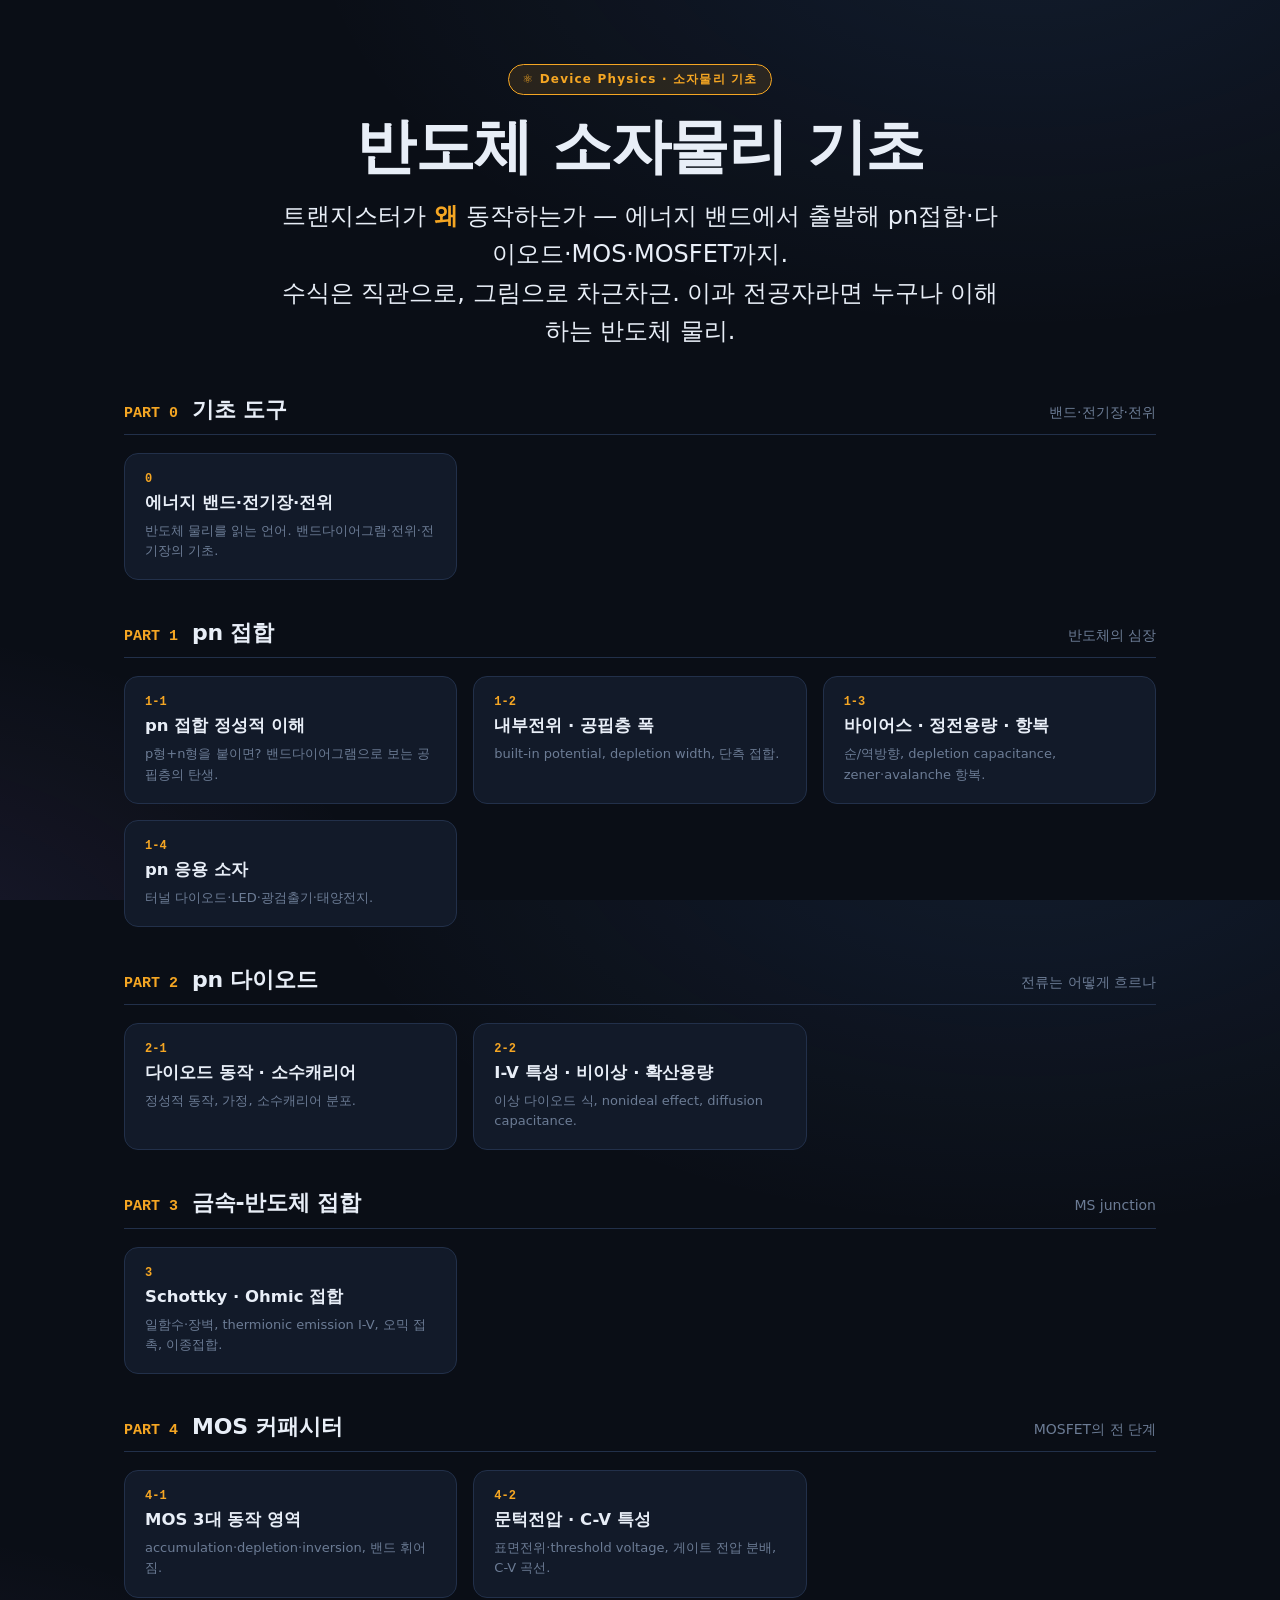
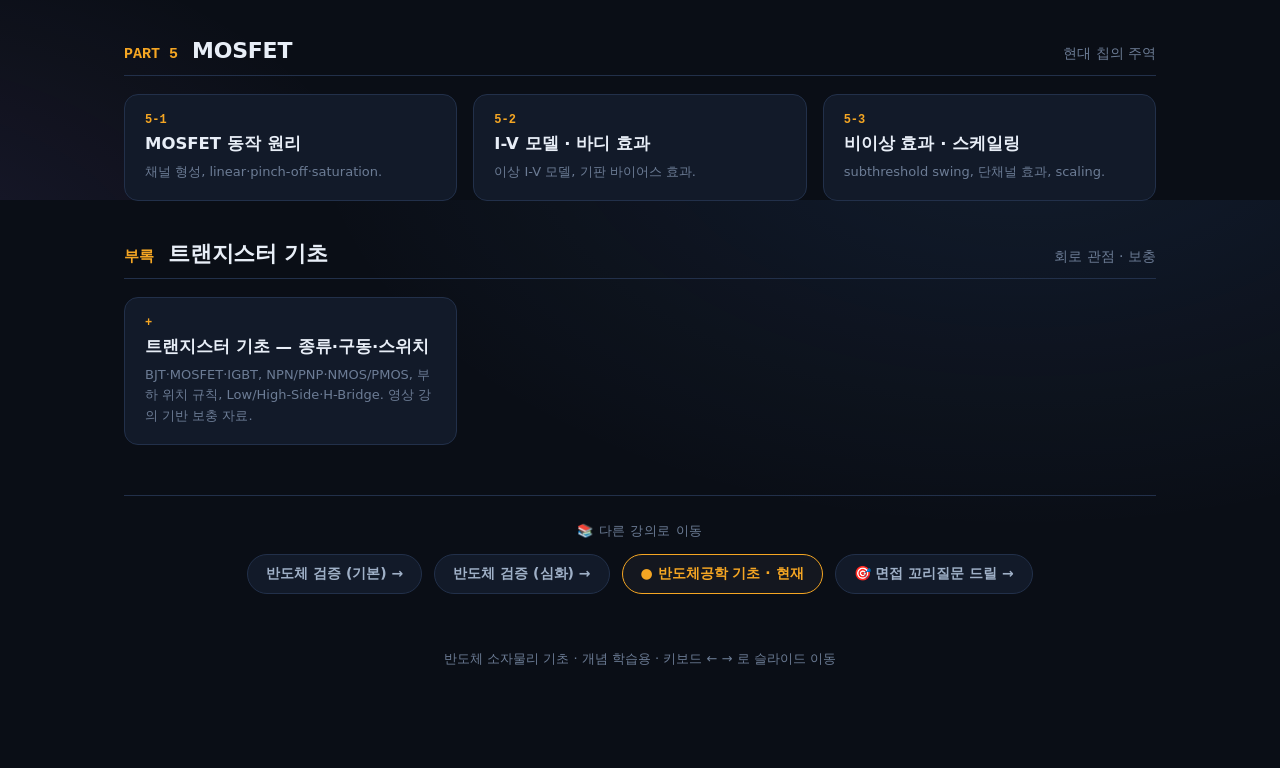
<file: index.html>
<!doctype html>
<html lang="ko">
<head>
<meta charset="utf-8">
<meta name="viewport" content="width=device-width,initial-scale=1">
<title>반도체 소자물리 기초 — 목차</title>
<link rel="stylesheet" href="assets/style.css">
<link rel="stylesheet" href="assets/physics.css">
<style>
  body{overflow:auto}
  .wrap{max-width:1080px;margin:0 auto;padding:64px 24px 100px}
  .hero{text-align:center;margin-bottom:46px}
  .hero h1{font-size:clamp(34px,6vw,60px)}
  .hero p{max-width:720px;margin:10px auto 0}
  .part{margin-top:40px}
  .part-h{display:flex;align-items:baseline;gap:14px;margin-bottom:18px;padding-bottom:12px;border-bottom:1px solid var(--line)}
  .part-h .n{font-family:var(--mono);color:var(--accent);font-weight:800;font-size:15px}
  .part-h h2{font-size:22px;margin:0}
  .part-h .d{color:var(--dim);font-size:14px;margin-left:auto}
  .cards{display:grid;grid-template-columns:repeat(auto-fill,minmax(300px,1fr));gap:16px}
  a.chap{display:block;background:var(--panel);border:1px solid var(--line);border-radius:14px;padding:18px 20px;text-decoration:none;transition:.16s}
  a.chap:hover{border-color:var(--accent);transform:translateY(-3px);box-shadow:var(--shadow)}
  a.chap .num{font-family:var(--mono);font-size:12px;color:var(--accent);font-weight:700}
  a.chap h3{color:var(--ink);font-size:16.5px;margin:6px 0 7px}
  a.chap p{font-size:13px;color:var(--dim);margin:0;line-height:1.55}
  .foot{text-align:center;color:var(--dim);font-size:13px;margin-top:56px}
</style>
</head>
<body>
<div class="wrap">
  <div class="hero">
    <div class="phys-badge">⚛️ Device Physics · 소자물리 기초</div>
    <h1 style="margin-top:18px">반도체 소자물리 기초</h1>
    <p class="lead">트랜지스터가 <strong class="hl">왜</strong> 동작하는가 — 에너지 밴드에서 출발해 pn접합·다이오드·MOS·MOSFET까지.<br>수식은 직관으로, 그림으로 차근차근. 이과 전공자라면 누구나 이해하는 반도체 물리.</p>
  </div>

  <div class="part">
    <div class="part-h"><span class="n">PART 0</span><h2>기초 도구</h2><span class="d">밴드·전기장·전위</span></div>
    <div class="cards">
      <a class="chap" href="chapters/dp0.html"><div class="num">0</div><h3>에너지 밴드·전기장·전위</h3><p>반도체 물리를 읽는 언어. 밴드다이어그램·전위·전기장의 기초.</p></a>
    </div>
  </div>

  <div class="part">
    <div class="part-h"><span class="n">PART 1</span><h2>pn 접합</h2><span class="d">반도체의 심장</span></div>
    <div class="cards">
      <a class="chap" href="chapters/dp1-1.html"><div class="num">1-1</div><h3>pn 접합 정성적 이해</h3><p>p형+n형을 붙이면? 밴드다이어그램으로 보는 공핍층의 탄생.</p></a>
      <a class="chap" href="chapters/dp1-2.html"><div class="num">1-2</div><h3>내부전위 · 공핍층 폭</h3><p>built-in potential, depletion width, 단측 접합.</p></a>
      <a class="chap" href="chapters/dp1-3.html"><div class="num">1-3</div><h3>바이어스 · 정전용량 · 항복</h3><p>순/역방향, depletion capacitance, zener·avalanche 항복.</p></a>
      <a class="chap" href="chapters/dp1-4.html"><div class="num">1-4</div><h3>pn 응용 소자</h3><p>터널 다이오드·LED·광검출기·태양전지.</p></a>
    </div>
  </div>

  <div class="part">
    <div class="part-h"><span class="n">PART 2</span><h2>pn 다이오드</h2><span class="d">전류는 어떻게 흐르나</span></div>
    <div class="cards">
      <a class="chap" href="chapters/dp2-1.html"><div class="num">2-1</div><h3>다이오드 동작 · 소수캐리어</h3><p>정성적 동작, 가정, 소수캐리어 분포.</p></a>
      <a class="chap" href="chapters/dp2-2.html"><div class="num">2-2</div><h3>I-V 특성 · 비이상 · 확산용량</h3><p>이상 다이오드 식, nonideal effect, diffusion capacitance.</p></a>
    </div>
  </div>

  <div class="part">
    <div class="part-h"><span class="n">PART 3</span><h2>금속-반도체 접합</h2><span class="d">MS junction</span></div>
    <div class="cards">
      <a class="chap" href="chapters/dp3.html"><div class="num">3</div><h3>Schottky · Ohmic 접합</h3><p>일함수·장벽, thermionic emission I-V, 오믹 접촉, 이종접합.</p></a>
    </div>
  </div>

  <div class="part">
    <div class="part-h"><span class="n">PART 4</span><h2>MOS 커패시터</h2><span class="d">MOSFET의 전 단계</span></div>
    <div class="cards">
      <a class="chap" href="chapters/dp4-1.html"><div class="num">4-1</div><h3>MOS 3대 동작 영역</h3><p>accumulation·depletion·inversion, 밴드 휘어짐.</p></a>
      <a class="chap" href="chapters/dp4-2.html"><div class="num">4-2</div><h3>문턱전압 · C-V 특성</h3><p>표면전위·threshold voltage, 게이트 전압 분배, C-V 곡선.</p></a>
    </div>
  </div>

  <div class="part">
    <div class="part-h"><span class="n">PART 5</span><h2>MOSFET</h2><span class="d">현대 칩의 주역</span></div>
    <div class="cards">
      <a class="chap" href="chapters/dp5-1.html"><div class="num">5-1</div><h3>MOSFET 동작 원리</h3><p>채널 형성, linear·pinch-off·saturation.</p></a>
      <a class="chap" href="chapters/dp5-2.html"><div class="num">5-2</div><h3>I-V 모델 · 바디 효과</h3><p>이상 I-V 모델, 기판 바이어스 효과.</p></a>
      <a class="chap" href="chapters/dp5-3.html"><div class="num">5-3</div><h3>비이상 효과 · 스케일링</h3><p>subthreshold swing, 단채널 효과, scaling.</p></a>
    </div>
  </div>

  <div class="part">
    <div class="part-h"><span class="n">부록</span><h2>트랜지스터 기초</h2><span class="d">회로 관점 · 보충</span></div>
    <div class="cards">
      <a class="chap" href="chapters/transistor.html"><div class="num">+</div><h3>트랜지스터 기초 — 종류·구동·스위치</h3><p>BJT·MOSFET·IGBT, NPN/PNP·NMOS/PMOS, 부하 위치 규칙, Low/High-Side·H-Bridge. 영상 강의 기반 보충 자료.</p></a>
    </div>
  </div>

  <div style="margin-top:50px;padding-top:26px;border-top:1px solid var(--line);text-align:center">
    <div style="color:var(--dim);font-size:13px;letter-spacing:.04em;margin-bottom:14px">📚 다른 강의로 이동</div>
    <div style="display:flex;gap:12px;justify-content:center;flex-wrap:wrap">
      <a href="https://dev-damon.github.io/semiconductor-verification-masterclass/" style="display:inline-block;border:1px solid var(--line);background:var(--panel);color:var(--muted);padding:10px 18px;border-radius:30px;text-decoration:none;font-size:14px;font-weight:600">반도체 검증 (기본) →</a>
      <a href="https://dev-damon.github.io/semiconductor-verification-masterclass/advanced/" style="display:inline-block;border:1px solid var(--line);background:var(--panel);color:var(--muted);padding:10px 18px;border-radius:30px;text-decoration:none;font-size:14px;font-weight:600">반도체 검증 (심화) →</a>
      <span style="display:inline-block;border:1px solid var(--accent);background:rgba(255,255,255,.04);color:var(--accent);padding:10px 18px;border-radius:30px;font-size:14px;font-weight:700">● 반도체공학 기초 · 현재</span>
      <a href="https://dev-damon.github.io/semiconductor-verification-masterclass/interview-drills.html" style="display:inline-block;border:1px solid var(--line);background:var(--panel);color:var(--muted);padding:10px 18px;border-radius:30px;text-decoration:none;font-size:14px;font-weight:600">🎯 면접 꼬리질문 드릴 →</a>
    </div>
  </div>

  <div class="foot">반도체 소자물리 기초 · 개념 학습용 · 키보드 ← → 로 슬라이드 이동</div>
</div>
</body>
</html>
</file>
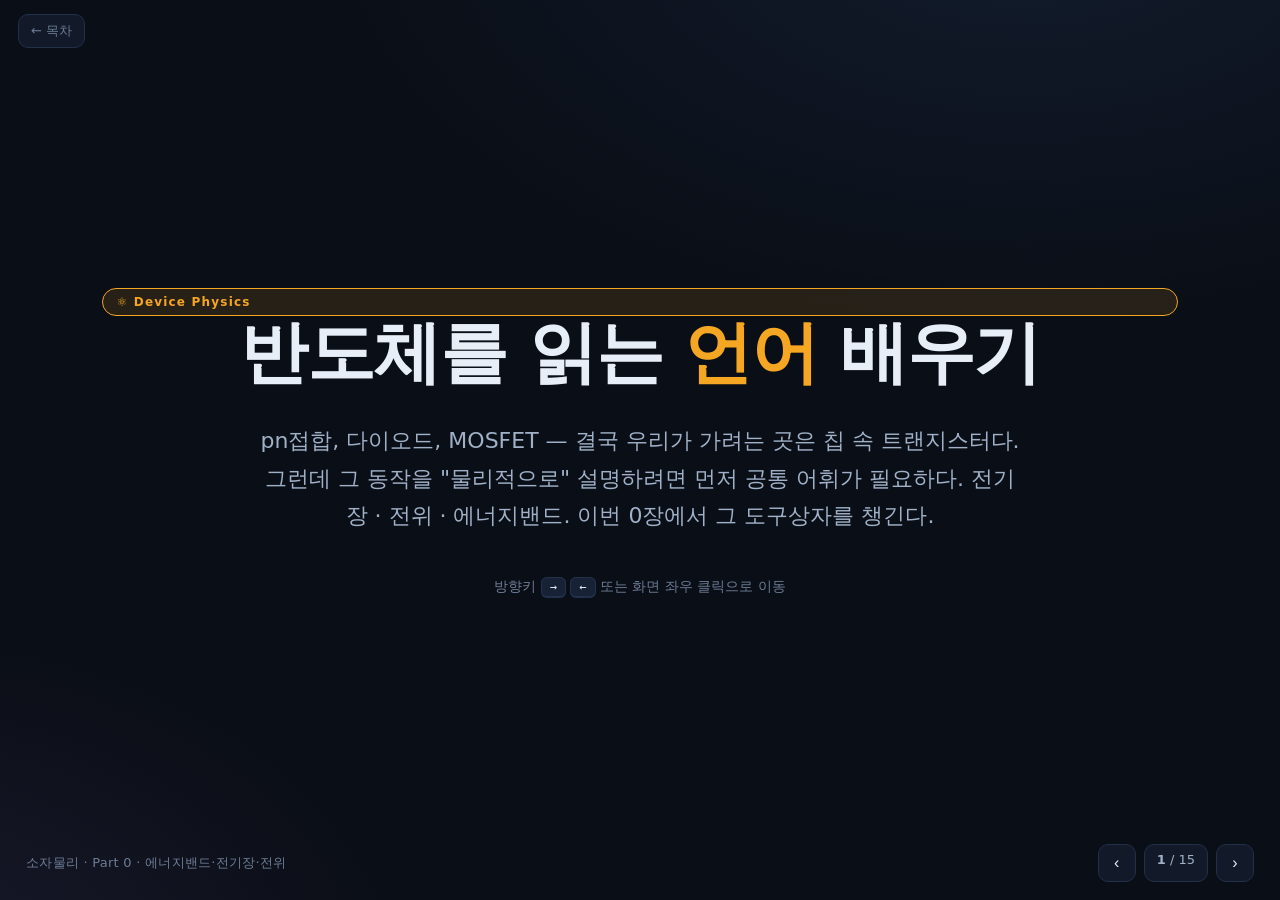
<file: chapters/dp0.html>
<!doctype html>
<html lang="ko">
<head>
<meta charset="utf-8">
<meta name="viewport" content="width=device-width,initial-scale=1">
<title>소자물리 0 · 에너지밴드·전기장·전위</title>
<link rel="stylesheet" href="../assets/style.css">
<link rel="stylesheet" href="../assets/physics.css">
</head>
<body data-title="소자물리 · Part 0 · 에너지밴드·전기장·전위">
<div class="deck">

  <!-- 1) 제목 -->
  <section class="slide title-slide">
    <div class="phys-badge">⚛️ Device Physics</div>
    <h1>반도체를 읽는 <span class="hl">언어</span> 배우기</h1>
    <p class="hook">pn접합, 다이오드, MOSFET — 결국 우리가 가려는 곳은 칩 속 트랜지스터다.
      그런데 그 동작을 "물리적으로" 설명하려면 먼저 공통 어휘가 필요하다.
      전기장 · 전위 · 에너지밴드. 이번 0장에서 그 도구상자를 챙긴다.</p>
    <p class="hint">방향키 <kbd>→</kbd> <kbd>←</kbd> 또는 화면 좌우 클릭으로 이동</p>
  </section>

  <!-- 2) 이 강의가 무엇을 향하는가 -->
  <section class="slide">
    <div class="kicker">강의 전체 지도</div>
    <h2>우리는 결국 <span class="hl">MOSFET</span>까지 간다</h2>
    <p class="lead">반도체 "소자(device)" — 칩을 이루는 가장 작은 기능 단위 한 개의
      <strong>물리적 동작 원리</strong>를 이해하는 것이 목표다.</p>
    <div class="flow mt">
      <div class="box">pn 접합</div><div class="arrow">→</div>
      <div class="box">다이오드 I-V</div><div class="arrow">→</div>
      <div class="box">금속-반도체 접합</div><div class="arrow">→</div>
      <div class="box">MOS 캐패시터</div><div class="arrow">→</div>
      <div class="box on">MOSFET</div>
    </div>
    <p class="mt dim">스마트폰 칩 한 개에는 MOSFET이 수십억 개 들어 있다. 그 한 개를 제대로
      이해하면 칩 전체를 이해하는 밑바탕이 생긴다. 이 0장은 그 여정의 <span class="hl">준비물</span>이다.</p>
  </section>

  <!-- 3) 왜 이 도구가 필요한가 (핵심 정의) -->
  <section class="slide">
    <div class="kicker">왜 이걸 먼저 배우나</div>
    <h2>반도체 안에서 전자는 <span class="hl">힘</span>을 받아 움직인다</h2>
    <div class="keyq">
      소자 동작은 결국 "전자와 정공이 어디로, 왜 움직이는가"의 이야기다.
      그 움직임을 정량적으로 말하려면 <strong>전기장 E</strong>(어떤 힘이 작용하는가),
      <strong>전위 V</strong>(에너지 지형은 어떻게 생겼는가),
      <strong>에너지밴드</strong>(전자가 앉을 수 있는 자리는 어디인가) — 이 세 가지 언어가 있어야 한다.
    </div>
    <div class="note mt">
      본격적인 소자 이야기에 들어가기 전, 먼저 공통 <strong>측정 도구와 단위</strong>를 갖추는 단계다.
      전기장·전위·밴드는 앞으로 모든 챕터에서 거듭 등장하는 기본 어휘이니, 여기서 한 번 확실히 챙겨두면 된다.
    </div>
  </section>

  <!-- 4) 전기장 직관 -->
  <section class="slide">
    <div class="kicker">도구 ① 전기장 E</div>
    <h2><span class="hl">전기장</span> = 단위 양전하가 받는 힘</h2>
    <p>공간 어딘가에 전하 <span class="hl">+Q</span>가 있으면, 그 주변 공간의 "성질"이 바뀐다.
      이제 다른 전하 <span class="hl2">+q</span>를 어느 지점에 놓아도 즉시 힘을 받는다.
      이 "지점마다 정의되는 힘의 경향"이 바로 <strong>장(field)</strong>이다.</p>
    <div class="analogy">
      전기장은 "지도에 미리 그려둔 바람 화살표"와 같다. 아직 아무 입자도 안 놓았어도,
      공간의 각 점마다 "여기 전하를 놓으면 이 방향으로 이만큼 밀린다"가 정해져 있다.
      입자를 놓는 순간 그 화살표대로 힘 = <span class="hl">qE</span>를 받는다.
    </div>
    <div class="eq mt"><span class="var">E</span> = F / q &nbsp;&nbsp;⟹&nbsp;&nbsp; F = q·<span class="var">E</span></div>
    <div class="eqcap">전기장 안의 전하가 받는 힘. 단위는 N/C — "전하 1쿨롱당 몇 뉴턴".</div>
  </section>

  <!-- 5) 쿨롱 법칙 -->
  <section class="slide">
    <div class="kicker">도구 ① 전기장 E</div>
    <h2>점전하의 전기장은 <span class="hl">쿨롱 법칙</span>에서 나온다</h2>
    <p>두 전하 사이의 힘은 쿨롱 법칙을 따른다 — 전하량의 곱에 비례하고, 거리의 제곱에 반비례한다.
      그 힘을 시험전하 q로 나누면 곧바로 +Q가 만든 전기장이 보인다.</p>
    <div class="eq">F = k<span class="sub">e</span> · <span class="var">Q</span>·q / r<span class="sup">2</span>
      &nbsp;&nbsp;⟹&nbsp;&nbsp; <span class="var">E</span> = F / q = k<span class="sub">e</span> · <span class="var">Q</span> / r<span class="sup">2</span></div>
    <div class="eqcap">k<span class="sub">e</span>는 쿨롱 상수. E는 q와 무관 — 공간 자체의 성질임을 다시 확인할 수 있다.</div>
    <div class="physnote mt">
      방향까지 살피면 E는 벡터다. +Q에서는 바깥으로 뻗어 나가고(척력 방향), &minus;Q로는 안쪽으로 모인다.
      반도체에서는 1차원(x축)만 보는 경우가 많아 부호 ↑↓로 방향을 다룬다.
    </div>
  </section>

  <!-- 6) 전위 직관 (중력 비유) -->
  <section class="slide">
    <div class="kicker">도구 ② 전위 V</div>
    <h2><span class="hl">전위</span> = 단위 전하가 가진 위치에너지</h2>
    <p>물체를 중력을 거슬러 높이 h만큼 들어올리면 위치에너지 <code>mgh</code>가 저장된다.
      손을 놓으면 다시 떨어지며 그 에너지를 돌려준다. 전기에서도 똑같다.</p>
    <div class="grid2 mt">
      <div class="card">
        <h3><span class="ico">🌍</span> 중력장 g</h3>
        <p>질량 m을 높이 h로 올릴 때 든 일 = 위치에너지</p>
        <div class="eq">U = m·g·h</div>
      </div>
      <div class="card">
        <h3><span class="ico">⚡</span> 전기장 E</h3>
        <p>전하 q를 균일한 E를 거슬러 거리 d만큼 옮길 때 든 일</p>
        <div class="eq">U = q·<span class="var">E</span>·d</div>
      </div>
    </div>
    <div class="physnote mt">
      "potential(잠재적)"이라는 이름 그대로다. 가만히 놓으면 다시 힘을 받아 되돌아가므로,
      그만큼의 에너지를 <strong>잠재적으로 품고 있다</strong>.
    </div>
  </section>

  <!-- 7) 전위 식 + 전위차/전압 -->
  <section class="slide">
    <div class="kicker">도구 ② 전위 V</div>
    <h2>위치에너지를 <span class="hl">전하로 나누면</span> 전위 V</h2>
    <p>위치에너지 U는 옮기는 전하량 q가 클수록 커진다. q 의존성을 떼어내려고 q로 나눈 값이
      <strong>전위 V</strong> — 즉 "단위 전하당 위치에너지"다.</p>
    <div class="eq"><span class="var">V</span> = U / q = <span class="var">E</span>·d
      &nbsp;&nbsp;&nbsp; [ 단위: J/C = <span class="hl">볼트(V)</span> ]</div>
    <div class="eqcap">1 V = "1 C을 옮기는 데 1 J이 드는 두 지점 사이의 전위차". 여기서는 (장을 거슬러 옮기는 경우의) 크기만 본 것이다. 방향까지 따지면 전위는 전기장 방향으로 갈수록 낮아지므로, 일반식은 V = &minus;∫E dx (다음 슬라이드)로 이어진다.</div>
    <div class="note mt">
      엄밀히 "전위(한 점의 값)"와 "전압 = 전위차(두 점의 차)"는 다른 개념이다. 다만 보통 기준점 B를
      <strong>0 V</strong>로 약속하기 때문에, 실무에서는 "A점 전압 = A의 전위"처럼 두 말을 섞어 쓴다.
    </div>
  </section>

  <!-- 8) E = -dV/dx 핵심 관계 -->
  <section class="slide">
    <div class="kicker">도구 ①+② 둘을 잇는 다리</div>
    <h2>이 강의의 핵심 공식: <span class="hl">E = &minus;dV/dx</span></h2>
    <p>전기장이 균일하지 않으면 <code>V = E·d</code>는 적분/미분 형태로 일반화된다.
      이 한 줄이 앞으로 밴드다이어그램을 읽을 때 가장 많이 쓰일 도구다.</p>
    <div class="eq"><span class="var">V</span> = &minus;∫ <span class="var">E</span> dx
      &nbsp;&nbsp;&nbsp;⟺&nbsp;&nbsp;&nbsp; <span class="var">E</span> = &minus;dV/dx</div>
    <div class="eqcap">전위 기울기의 반대 방향이 전기장. (&minus;) 부호는 전기장이 항상 전위가 낮아지는 방향(내리막)을 가리킨다는 물리적 사실에서 나온다 — 양전하는 위치에너지(=전위)가 낮은 쪽으로 힘을 받기 때문이다. 기준점(0 V)을 어디에 두든 모든 점의 V에 같은 상수가 더해질 뿐 기울기 dV/dx는 변하지 않으므로, 부호는 그대로다.</div>
    <div class="grid2 mt">
      <div class="physnote">
        <strong>해석:</strong> 전위 곡선이 <strong>가파를수록</strong> 전기장이 세다.
        전위가 평평하면(기울기 0) 전기장은 0이다.
      </div>
      <div class="physnote">
        E는 V를 x로 미분한 것 — 마치 위치를 시간으로 미분하면 속도가 나오듯,
        <strong>전위가 "원함수", 전기장이 "도함수"</strong> 관계다. 둘 중 하나만 알면 나머지는 자동으로 따라온다.
      </div>
    </div>
  </section>

  <!-- 9) 전위차의 시각화: 언덕 SVG -->
  <section class="slide">
    <div class="kicker">도구 ②를 그림으로</div>
    <h2>전위 = <span class="hl">언덕</span>, 전기장 = <span class="hl2">내리막 방향</span></h2>
    <div class="band">
      <svg viewBox="0 0 600 230" width="600">
        <text x="20" y="20" fill="#9fb0c7" font-size="12">V (전위) ↑</text>
        <!-- V 곡선: 왼쪽 높고 오른쪽 낮은 언덕 -->
        <path d="M40,60 C160,60 220,150 340,160 C440,168 500,172 560,174" fill="none" stroke="#f5a623" stroke-width="2.5"/>
        <text x="60" y="52" fill="#f5a623" font-size="13">V 높음</text>
        <text x="470" y="195" fill="#f5a623" font-size="13">V 낮음</text>
        <!-- 가장 가파른 곳에 굵은 화살표(전기장 큼) -->
        <line x1="230" y1="120" x2="285" y2="135" stroke="#5b9cff" stroke-width="3" marker-end="url(#ah)"/>
        <text x="220" y="112" fill="#5b9cff" font-size="12">E 큼 (가파름)</text>
        <!-- 평평한 곳에 작은 화살표(전기장 작음) -->
        <line x1="470" y1="173" x2="500" y2="174" stroke="#5b9cff" stroke-width="1.5" marker-end="url(#ah)"/>
        <text x="455" y="160" fill="#9fb0c7" font-size="12">E 작음</text>
        <!-- 양전하가 굴러내려가는 표시 -->
        <circle cx="120" cy="78" r="9" fill="#5ee6a0"/>
        <text x="112" y="83" fill="#04122e" font-size="11" font-weight="700">+</text>
        <text x="100" y="105" fill="#5ee6a0" font-size="11">+전하는 내리막으로</text>
        <line x1="40" y1="210" x2="560" y2="210" stroke="#22304a" stroke-width="1"/>
        <text x="300" y="226" fill="#6c7c95" font-size="12">위치 x →</text>
        <defs>
          <marker id="ah" markerWidth="9" markerHeight="9" refX="6" refY="3" orient="auto">
            <path d="M0,0 L6,3 L0,6 Z" fill="#5b9cff"/>
          </marker>
        </defs>
      </svg>
    </div>
    <p class="mt"><strong>+전하</strong>는 전위가 높은 곳에서 낮은 곳으로 굴러 내려간다.
      전기장 E는 항상 <span class="hl2">전위가 떨어지는 방향(내리막)</span>을 가리키고, 언덕이 가파른 곳일수록 세다.
      바로 <code>E = &minus;dV/dx</code>의 그림 버전이다.</p>
  </section>

  <!-- 10) 에너지밴드 도입 -->
  <section class="slide">
    <div class="kicker">도구 ③ 에너지밴드</div>
    <h2>전자가 <span class="hl">앉을 수 있는 자리</span>의 지도</h2>
    <p>고체 안에서 전자가 가질 수 있는 에너지는 아무 값이나 되는 게 아니다.
      허용되는 에너지가 띠(band)처럼 묶여 있고, 그 사이에 전자가 존재할 수 없는 금지된 틈이 있다.</p>
    <div class="keyq">
      <strong>가전자대(E<span class="sub">v</span>, valence band)</strong>는 전자가 원자에 묶여 꽉 차 있는 아래 띠,
      <strong>전도대(E<span class="sub">c</span>, conduction band)</strong>는 전자가 자유롭게 돌아다닐 수 있는 위 띠다.
      그 사이의 틈이 <strong>밴드갭 E<span class="sub">g</span> = E<span class="sub">c</span> &minus; E<span class="sub">v</span></strong>.
    </div>
    <div class="analogy mt">
      비유하자면 <strong>주차장 1층(가전자대)은 만차</strong>, <strong>2층(전도대)은 텅 빔</strong>,
      그리고 1·2층 사이엔 차가 머물 수 없는 <strong>경사로(밴드갭)</strong>가 있다.
      전류는 차(전자)가 움직일 빈자리가 있어야 흐른다.
    </div>
  </section>

  <!-- 11) 밴드다이어그램 읽는 법 + SVG -->
  <section class="slide">
    <div class="kicker">도구 ③을 그림으로</div>
    <h2><span class="hl">밴드다이어그램</span> 읽는 법</h2>
    <div class="band">
      <svg viewBox="0 0 600 240" width="600">
        <text x="20" y="20" fill="#9fb0c7" font-size="12">E (전자 에너지) ↑</text>
        <!-- E_c -->
        <line x1="60" y1="70" x2="560" y2="70" stroke="#5b9cff" stroke-width="2.5"/>
        <text x="510" y="62" fill="#5b9cff" font-size="13">E_c 전도대</text>
        <!-- E_F -->
        <line x1="60" y1="120" x2="560" y2="120" stroke="#5ee6a0" stroke-width="1.5" stroke-dasharray="6 4"/>
        <text x="510" y="114" fill="#5ee6a0" font-size="13">E_F 페르미</text>
        <!-- E_v -->
        <line x1="60" y1="170" x2="560" y2="170" stroke="#b388ff" stroke-width="2.5"/>
        <text x="510" y="190" fill="#b388ff" font-size="13">E_v 가전자대</text>
        <!-- 밴드갭 표시 -->
        <line x1="110" y1="70" x2="110" y2="170" stroke="#f5a623" stroke-width="1.5" marker-start="url(#a2)" marker-end="url(#a2)"/>
        <text x="120" y="125" fill="#f5a623" font-size="13">E_g 밴드갭</text>
        <!-- 전자(전도대) -->
        <circle cx="300" cy="70" r="8" fill="#5b9cff"/>
        <text x="292" y="75" fill="#fff" font-size="11" font-weight="700">&minus;</text>
        <text x="265" y="55" fill="#5b9cff" font-size="11">전자(자유)</text>
        <!-- 정공(가전자대) -->
        <circle cx="380" cy="170" r="8" fill="none" stroke="#b388ff" stroke-width="2"/>
        <text x="376" y="175" fill="#b388ff" font-size="11" font-weight="700">+</text>
        <text x="365" y="200" fill="#b388ff" font-size="11">정공(빈자리)</text>
        <defs>
          <marker id="a2" markerWidth="9" markerHeight="9" refX="4.5" refY="4.5" orient="auto">
            <path d="M4.5,0 L9,9 L0,9 Z" fill="#f5a623"/>
          </marker>
        </defs>
      </svg>
    </div>
    <div class="physnote mt">이 그림은 대표 예시다. 실제 E_F 위치는 도핑에 따라 달라져 n형이면 E_c 쪽, p형이면 E_v 쪽으로 치우친다(다음 장). 진성에서도 엄밀히는 유효질량 차이로 정확한 중앙은 아니다.</div>
    <ul class="mt">
      <li><strong>세로축은 전자의 에너지</strong>다 — 위로 갈수록 전자가 에너지가 높다(불안정).</li>
      <li><span class="hl3">E<span class="sub">v</span> 위쪽 가까이</span>가 정공, <span class="hl2">E<span class="sub">c</span> 위쪽</span>에 전자가 자유롭게 산다.</li>
      <li><strong>E<span class="sub">F</span>(페르미 준위)</strong>는 "전자가 어디까지 차 있느냐"의 기준선. 평형에서는 수평이다.
        (이 '차 있는 기준선' 직관은 0K 그림이다. 유한 온도에서는 그 자리를 전자가 차지할 확률이 정확히 50%가 되는 에너지로 정의된다 — 다음 장에서 페르미 분포로 정밀화)</li>
    </ul>
  </section>

  <!-- 12) 전자/정공 -->
  <section class="slide">
    <div class="kicker">전하 운반자 두 종류</div>
    <h2><span class="hl2">전자</span>와 <span class="hl3">정공</span> — 반대 부호의 짝</h2>
    <p>전자가 가전자대에서 빠져나와 전도대로 올라가면, 자유로운 <strong>전자</strong> 하나와
      가전자대에 남은 빈자리 = <strong>정공(hole)</strong> 하나가 동시에 생긴다. 둘 다 전류를 나른다.</p>
    <table class="compare mt">
      <thead><tr><th>항목</th><th>전자 (electron)</th><th>정공 (hole)</th></tr></thead>
      <tbody>
        <tr><td>부호</td><td class="hl2">&minus;q</td><td class="hl3">+q</td></tr>
        <tr><td>사는 곳</td><td>전도대 E<span class="sub">c</span> 부근</td><td>가전자대 E<span class="sub">v</span> 부근</td></tr>
        <tr><td>전기장 E 속 이동</td><td>E의 반대 방향</td><td>E와 같은 방향</td></tr>
        <tr><td>정체</td><td>실제 입자</td><td>전자가 빠진 "빈자리"</td></tr>
      </tbody>
    </table>
    <div class="physnote mt">
      주의: 밴드다이어그램의 세로축은 <strong>전자</strong>의 에너지다. 그래서 정공은 "에너지가 위로 갈수록 안정"이라
      보통 거품처럼 <strong>위로 떠오르려</strong> 한다고 직관하면 부호 실수를 줄일 수 있다.
    </div>
  </section>

  <!-- 13) 물리상수 + eV / kT -->
  <section class="slide">
    <div class="kicker">자주 쓰는 상수와 단위</div>
    <h2>챙겨둘 <span class="hl">숫자 도구</span>들</h2>
    <div class="grid2">
      <div class="card">
        <h3><span class="ico">🔢</span> 기본 상수</h3>
        <dl class="kv">
          <dt>q</dt><dd>전자 1개 전하량 ≈ 1.6×10⁻¹⁹ C</dd>
          <dt>k</dt><dd>볼츠만 상수 [J/K] — 온도↔에너지 변환</dd>
          <dt>ε</dt><dd>유전율(매질의 절대유전율 = ε<span class="sub">r</span>·ε<span class="sub">0</span>) — 매질이 전기장을 얼마나 잘 전달하나 (C = ε·A/d)</dd>
          <dt>h</dt><dd>플랑크 상수 — 양자역학에서 등장</dd>
        </dl>
      </div>
      <div class="card">
        <h3><span class="ico">⚖️</span> eV vs V — 헷갈림 주의</h3>
        <p><strong>eV는 에너지 단위</strong>(J과 같은 차원), <strong>V는 J/C</strong> — 전혀 다르다!</p>
        <div class="eq">1 eV = q·(1V) ≈ 1.6×10⁻¹⁹ J</div>
        <p class="dim">전자 1개를 1 V 전위차만큼 옮길 때의 에너지.</p>
      </div>
    </div>
    <div class="eq mt">kT/q ≈ 0.0259 V &nbsp;(상온 300K) &nbsp;&nbsp;⟷&nbsp;&nbsp; kT ≈ 0.0259 eV</div>
    <div class="eqcap">왼쪽이 <strong>열전압(thermal voltage)</strong>, 오른쪽이 <strong>열에너지(kT)</strong>.
      값은 같아 보여도 단위(V vs eV)가 달라 절대 같은 양이 아니다 — 앞으로 수식에 자주 나온다.</div>
  </section>

  <!-- 14) 이해 점검 Q&A -->
  <section class="slide">
    <div class="kicker">이해 점검</div>
    <h2>스스로 답해보기</h2>
    <div class="qa">
      <div class="q">전위 곡선이 평평한 구간(기울기 0)에서 전기장 E는 얼마인가?</div>
      <div class="a">0이다. <code>E = &minus;dV/dx</code>에서 기울기가 0이면 E도 0. 전위가 가파른 곳일수록 E가 세다.</div>
    </div>
    <div class="qa">
      <div class="q">밴드다이어그램에서 E_c, E_v, E_g, E_F는 각각 무엇인가?</div>
      <div class="a">E_c = 전도대 바닥(자유 전자 영역), E_v = 가전자대 천장, E_g = E_c &minus; E_v(전자 못 들어가는 틈),
        E_F = 페르미 준위(전자가 차 있는 기준선, 평형에서 수평).</div>
    </div>
    <div class="qa">
      <div class="q">"0.0259 V"와 "0.0259 eV"는 같은 값인가?</div>
      <div class="a">아니다. 숫자는 닮았지만 단위가 V(전압)와 eV(에너지)로 차원이 다르다.
        앞이 열전압 kT/q, 뒤가 열에너지 kT. 혼동하면 1.6×10⁻¹⁹ 배만큼 계산이 틀어진다.</div>
    </div>
  </section>

  <!-- 15) 요약 -->
  <section class="slide">
    <div class="kicker">핵심 요약</div>
    <h2>이번 0장에서 챙긴 <span class="hl">도구상자</span></h2>
    <ul>
      <li><strong>전기장 E</strong> = 단위 양전하가 받는 힘 (F = qE), 방향은 전위 내리막.</li>
      <li><strong>전위 V</strong> = 단위 전하의 위치에너지, 전압은 두 점의 전위차.</li>
      <li><strong>E = &minus;dV/dx</strong> — 전위와 전기장은 미분/적분으로 묶인 한 쌍. 이 강의 최다 출연 공식.</li>
      <li><strong>에너지밴드</strong>: E<span class="sub">c</span>(전도대)·E<span class="sub">v</span>(가전자대)·E<span class="sub">g</span>(밴드갭)·E<span class="sub">F</span>(페르미), 세로축은 전자 에너지.</li>
      <li><strong>전자(&minus;q)와 정공(+q)</strong>이 전류를 나르고, <strong>q·k·ε</strong>와 <strong>eV·kT</strong>가 단골 숫자다.</li>
    </ul>
    <div class="takeaway mt">
      반도체 소자 이야기는 전부 "전자·정공이 밴드 위에서 전기장을 따라 어떻게 움직이나"로 환원된다.
      그 문장을 읽고 쓰는 문법을 이번에 익혔다.
    </div>
    <p class="note mt">다음 → 이 언어로 진짜 소자를 만져본다: <span class="hl">고유/도핑 반도체와 캐리어 농도</span>,
      그리고 p형·n형을 붙인 <span class="hl">pn 접합</span>에서 밴드가 어떻게 휘는지.</p>
  </section>

</div>
<script src="../assets/slides.js"></script>
</body>
</html>
</file>
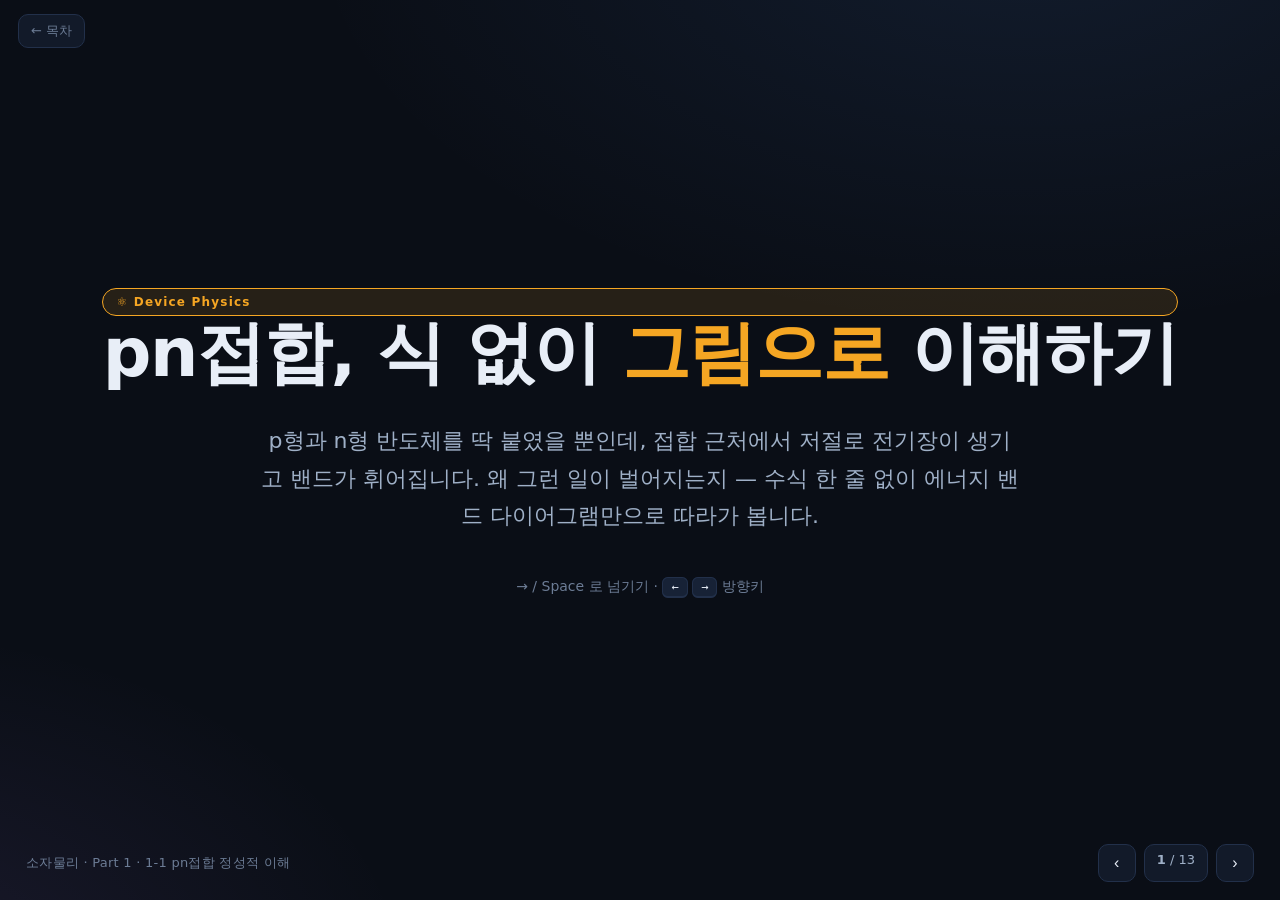
<file: chapters/dp1-1.html>
<!doctype html>
<html lang="ko">
<head>
<meta charset="utf-8">
<meta name="viewport" content="width=device-width,initial-scale=1">
<title>소자물리 1-1 · pn접합 정성적 이해</title>
<link rel="stylesheet" href="../assets/style.css">
<link rel="stylesheet" href="../assets/physics.css">
</head>
<body data-title="소자물리 · Part 1 · 1-1 pn접합 정성적 이해">
<div class="deck">

  <!-- 1. 제목 -->
  <section class="slide title-slide">
    <div class="phys-badge">⚛️ Device Physics</div>
    <h1>pn접합, 식 없이 <span class="hl">그림으로</span> 이해하기</h1>
    <p class="hook">p형과 n형 반도체를 딱 붙였을 뿐인데, 접합 근처에서 저절로 전기장이 생기고 밴드가 휘어집니다. 왜 그런 일이 벌어지는지 — 수식 한 줄 없이 에너지 밴드 다이어그램만으로 따라가 봅니다.</p>
    <p class="hint">→ / Space 로 넘기기 · <kbd>←</kbd> <kbd>→</kbd> 방향키</p>
  </section>

  <!-- 2. 무엇을 -->
  <section class="slide">
    <div class="kicker">무엇을 배우나</div>
    <h2>pn접합 = 다이오드의 심장</h2>
    <p class="lead">서로 다르게 도핑된 두 반도체, <span class="hl2">n형</span>과 <span class="hl3">p형</span>을 하나로 붙인 것. 이 "이음매(junction)"가 트랜지스터·다이오드·태양전지의 가장 기본 부품입니다.</p>
    <div class="keyq">
      <p style="margin:0"><strong>pn접합</strong>이란, 전자가 많은 n형 영역과 정공(hole)이 많은 p형 영역이 맞붙어 만들어지는 경계 구조다. 평형 상태에서는 접합 근처에 <span class="hl">캐리어가 비어버린 영역</span>과 <span class="hl">내부 전기장</span>이 저절로 생긴다.</p>
    </div>
    <div class="note mt">이번 장은 "정성적" 이해가 목표 — 공식 유도는 다음 장에서. 지금은 그림으로 직관을 잡습니다.</div>
  </section>

  <!-- 3. 직관 비유 -->
  <section class="slide">
    <div class="kicker">먼저 직관부터</div>
    <h2>두 개의 방을 연결하면 생기는 일</h2>
    <div class="analogy">
      <p style="margin:0">향수를 잔뜩 뿌린 방과 깨끗한 방 사이의 문을 열면, 향 분자는 <strong>진한 쪽 → 옅은 쪽</strong>으로 저절로 퍼집니다. 누가 밀지 않아도요. 이게 <span class="hl">확산(diffusion)</span> — 농도 차이만으로 일어나는 이동입니다. 그리고 향이 양쪽 방에 고르게 퍼져 농도가 같아지면, 더 이상 한쪽으로 쏠리지 않고 <span class="hl2">스스로 균형점에서 멈춥니다</span>. pn접합도 똑같이 "흐르다가 저절로 평형에 이르는" 구조입니다.</p>
    </div>
    <div class="physnote mt">
      <p style="margin:0">반도체에서 움직이는 "분자"는 두 종류: <span class="hl2">전자(− 전하)</span>와 <span class="hl3">정공(+ 전하)</span>. 둘 다 농도 차가 있으면 확산합니다.</p>
    </div>
  </section>

  <!-- 4. 붙이기 전: 두 조각 -->
  <section class="slide">
    <div class="kicker">출발점</div>
    <h2>붙이기 전 — 각자 중성(neutral)</h2>
    <p>도핑이란 불순물 원자를 넣어 캐리어를 만드는 일입니다. 단, 중요한 약속: 떨어진 캐리어는 움직이지만, <strong>불순물 원자핵 자체는 격자에 박혀 못 움직입니다</strong>. 이것을 <span class="hl">고정 전하(fixed charge)</span>라 부릅니다.</p>
    <div class="grid2">
      <div class="card">
        <h3><span class="ico">🔵</span> n형 (도너 도핑)</h3>
        <p style="margin:0">인(P)·비소(As) 같은 <strong>도너</strong>를 넣으면 전자를 하나씩 내놓습니다. 자유전자(−)가 많아지고, 전자를 잃은 도너는 <span class="hl2">(+) 고정 전하</span>로 남습니다.</p>
      </div>
      <div class="card">
        <h3><span class="ico">🟣</span> p형 (억셉터 도핑)</h3>
        <p style="margin:0">붕소(B)·인듐(In) 같은 <strong>억셉터</strong>는 전자를 하나 받아들여 정공(+)을 만듭니다. 전자를 받은 억셉터는 <span class="hl3">(−) 고정 전하</span>로 남습니다.</p>
      </div>
    </div>
    <div class="keyq mt">
      <p style="margin:0"><strong>전하 중성(charge neutrality):</strong> 각 조각 안에서는 자유 캐리어(±)와 고정 이온(∓)이 정확히 상쇄돼 전체 전하 = 0. 그래서 붙이기 전엔 양쪽 다 "겉보기 중성"입니다.</p>
    </div>
  </section>

  <!-- 5. 확산 시작 -->
  <section class="slide">
    <div class="kicker">접합 직후 ①</div>
    <h2>맞붙이면 — 캐리어가 확산한다</h2>
    <p>n형 왼쪽엔 전자가 바글바글, p형 오른쪽엔 전자가 거의 없습니다. 정공은 정반대. 경계를 사이에 두고 <span class="hl">엄청난 농도 차</span>가 생기죠. 그래서:</p>
    <div class="diagram">
      <svg viewBox="0 0 600 200" width="600">
        <rect x="40" y="40" width="240" height="120" fill="rgba(91,156,255,.10)" stroke="#5b9cff" stroke-width="1.5"/>
        <rect x="320" y="40" width="240" height="120" fill="rgba(179,136,255,.10)" stroke="#b388ff" stroke-width="1.5"/>
        <text x="150" y="30" fill="#5b9cff" font-size="14" text-anchor="middle" font-family="monospace">n형 (전자 多)</text>
        <text x="440" y="30" fill="#b388ff" font-size="14" text-anchor="middle" font-family="monospace">p형 (정공 多)</text>
        <line x1="300" y1="30" x2="300" y2="170" stroke="#22304a" stroke-width="1" stroke-dasharray="4 4"/>
        <!-- 전자 확산: n -> p (오른쪽) -->
        <text x="120" y="80" fill="#5b9cff" font-size="13" font-family="monospace">e⁻ e⁻ e⁻</text>
        <line x1="210" y1="76" x2="330" y2="76" stroke="#5b9cff" stroke-width="2" marker-end="url(#ar1)"/>
        <text x="350" y="80" fill="#9fb0c7" font-size="12" font-family="monospace">전자 확산 →</text>
        <!-- 정공 확산: p -> n (왼쪽) -->
        <text x="420" y="135" fill="#b388ff" font-size="13" font-family="monospace">h⁺ h⁺ h⁺</text>
        <line x1="400" y1="131" x2="270" y2="131" stroke="#b388ff" stroke-width="2" marker-end="url(#ar2)"/>
        <text x="120" y="135" fill="#9fb0c7" font-size="12" font-family="monospace">← 정공 확산</text>
        <defs>
          <marker id="ar1" markerWidth="9" markerHeight="9" refX="7" refY="3" orient="auto"><path d="M0,0 L7,3 L0,6 Z" fill="#5b9cff"/></marker>
          <marker id="ar2" markerWidth="9" markerHeight="9" refX="7" refY="3" orient="auto"><path d="M0,0 L7,3 L0,6 Z" fill="#b388ff"/></marker>
        </defs>
      </svg>
    </div>
    <div class="physnote mt">
      <p style="margin:0"><strong>전자는 오른쪽(n→p)으로, 정공은 왼쪽(p→n)으로</strong> 확산합니다. 둘 다 "진한 데서 옅은 데로". 누가 시킨 게 아니라 농도 기울기 때문에 저절로.</p>
    </div>
  </section>

  <!-- 6. 재결합 -->
  <section class="slide">
    <div class="kicker">접합 직후 ②</div>
    <h2>건너간 캐리어는 — 재결합해 사라진다</h2>
    <p class="lead">확산해 넘어간 전자는 반대편(p형)에 가득한 정공과 만나 <span class="hl">재결합(recombination)</span>합니다. 정공도 n형으로 넘어가 전자와 만나 사라지죠. 마치 +1과 −1이 만나 0이 되듯.</p>
    <div class="flow mt">
      <div class="box">전자 n→p</div>
      <div class="arrow">+</div>
      <div class="box">정공(p형)</div>
      <div class="arrow">→</div>
      <div class="box on">재결합 = 소멸</div>
    </div>
    <div class="note mt">결과: 접합 바로 근처에서는 자유 캐리어(전자·정공)가 점점 비어갑니다. 그런데 — 무언가가 남습니다. 다음 슬라이드.</div>
  </section>

  <!-- 7. 공핍층 형성 -->
  <section class="slide">
    <div class="kicker">핵심 개념 ①</div>
    <h2>공핍층(depletion region)이 남는다</h2>
    <p>전자가 빠져나간 n쪽 경계에는 <strong>움직이지 못하는 도너 (+)이온</strong>만 남습니다. 정공이 빠져나간 p쪽 경계에는 <strong>억셉터 (−)이온</strong>만 남죠. 자유 캐리어가 텅 빈 이 영역이 <span class="hl">공핍층</span>입니다.</p>
    <div class="diagram">
      <svg viewBox="0 0 600 190" width="600">
        <rect x="40" y="40" width="180" height="100" fill="rgba(91,156,255,.10)" stroke="#5b9cff" stroke-width="1.5"/>
        <rect x="220" y="40" width="160" height="100" fill="rgba(245,166,35,.07)" stroke="#f5a623" stroke-width="1.5"/>
        <rect x="380" y="40" width="180" height="100" fill="rgba(179,136,255,.10)" stroke="#b388ff" stroke-width="1.5"/>
        <text x="130" y="30" fill="#5b9cff" font-size="13" text-anchor="middle" font-family="monospace">n 중성</text>
        <text x="300" y="30" fill="#f5a623" font-size="13" text-anchor="middle" font-family="monospace">공핍층</text>
        <text x="470" y="30" fill="#b388ff" font-size="13" text-anchor="middle" font-family="monospace">p 중성</text>
        <!-- n쪽 + 고정전하 -->
        <text x="235" y="75" fill="#5b9cff" font-size="16" font-family="monospace">+ + +</text>
        <text x="235" y="105" fill="#5b9cff" font-size="16" font-family="monospace">+ + +</text>
        <!-- p쪽 - 고정전하 -->
        <text x="320" y="75" fill="#b388ff" font-size="16" font-family="monospace">− − −</text>
        <text x="320" y="105" fill="#b388ff" font-size="16" font-family="monospace">− − −</text>
        <line x1="300" y1="40" x2="300" y2="140" stroke="#22304a" stroke-width="1" stroke-dasharray="3 3"/>
        <text x="130" y="95" fill="#9fb0c7" font-size="12" text-anchor="middle" font-family="monospace">e⁻ 가득</text>
        <text x="470" y="95" fill="#9fb0c7" font-size="12" text-anchor="middle" font-family="monospace">h⁺ 가득</text>
        <text x="300" y="165" fill="#6c7c95" font-size="11" text-anchor="middle" font-family="monospace">자유 캐리어 ≈ 0, 고정 이온만 남음</text>
      </svg>
    </div>
    <div class="physnote mt">
      <p style="margin:0">다른 교재는 "공간전하영역(space charge region)"이라 부릅니다 — 양·음 고정 전하가 공간적으로 떨어져 분포하기 때문. 같은 영역의 다른 이름입니다.</p>
    </div>
  </section>

  <!-- 8. 내부 전기장 -->
  <section class="slide">
    <div class="kicker">핵심 개념 ②</div>
    <h2>고정 전하가 만드는 내부 전기장</h2>
    <p>공핍층 한쪽은 (+)이온, 반대쪽은 (−)이온. 떨어진 +/− 전하 사이에는 반드시 전기장이 생깁니다. 떨어져 있는 (+)이온판과 (−)이온판 사이의 전기장은 <strong>(+)에서 (−) 방향</strong> — 즉 <span class="hl2">n쪽 → p쪽</span>으로 향합니다. 이것이 <span class="hl">내부 전기장(built-in E-field)</span>.</p>
    <div class="diagram">
      <svg viewBox="0 0 600 150" width="600">
        <text x="235" y="55" fill="#5b9cff" font-size="18" font-family="monospace">+ + +</text>
        <text x="320" y="55" fill="#b388ff" font-size="18" font-family="monospace">− − −</text>
        <line x1="230" y1="90" x2="370" y2="90" stroke="#f5a623" stroke-width="2.5" marker-end="url(#aE)"/>
        <text x="280" y="115" fill="#f5a623" font-size="14" text-anchor="middle" font-family="monospace">ε (내부 전기장)</text>
        <text x="120" y="95" fill="#6c7c95" font-size="12" font-family="monospace">n형</text>
        <text x="470" y="95" fill="#6c7c95" font-size="12" font-family="monospace">p형</text>
        <defs><marker id="aE" markerWidth="11" markerHeight="11" refX="8" refY="4" orient="auto"><path d="M0,0 L9,4 L0,8 Z" fill="#f5a623"/></marker></defs>
      </svg>
    </div>
    <div class="physnote mt">
      <p style="margin:0">외부에서 전압을 전혀 걸지 않았는데도(외부 전압 0), 접합 내부에는 저절로 전위차가 생긴 셈입니다 — 이걸 <span class="hl2">내부 전위(built-in potential)</span>라 부릅니다.</p>
    </div>
  </section>

  <!-- 9. 밴드다이어그램: 평형 -->
  <section class="slide">
    <div class="kicker">핵심 개념 ③</div>
    <h2>에너지 밴드로 보면 — E_F는 수평, 밴드는 휜다</h2>
    <p>평형 상태에서 가장 중요한 규칙 한 가지: <span class="hl">페르미 준위 E<span style="font-size:.8em">F</span>는 전 영역에서 수평(일직선)</span>이어야 합니다. n쪽은 E_F가 위(전자 多), p쪽은 E_F가 아래(정공 多)에 있으니, 둘을 맞추려면 가운데서 밴드가 휘어질 수밖에 없습니다.</p>
    <div class="band">
      <svg viewBox="0 0 600 230" width="600">
        <text x="20" y="20" fill="#9fb0c7" font-size="12">E (전자 에너지) ↑</text>
        <!-- E_F : 수평 점선 -->
        <line x1="40" y1="120" x2="560" y2="120" stroke="#5ee6a0" stroke-width="1.5" stroke-dasharray="6 4"/>
        <text x="500" y="113" fill="#5ee6a0" font-size="13" font-family="monospace">E_F (수평)</text>
        <!-- E_c : n쪽 낮음(E_F 근처) → p쪽 높음 -->
        <path d="M40,95 L220,95 Q300,95 300,55 Q300,40 380,40 L560,40" fill="none" stroke="#5b9cff" stroke-width="2.5"/>
        <text x="50" y="88" fill="#5b9cff" font-size="13" font-family="monospace">E_c</text>
        <text x="510" y="34" fill="#5b9cff" font-size="13" font-family="monospace">E_c</text>
        <!-- E_v : n쪽 낮음 → p쪽 높음(E_F 근처) -->
        <path d="M40,185 L220,185 Q300,185 300,145 Q300,130 380,130 L560,130" fill="none" stroke="#b388ff" stroke-width="2.5"/>
        <text x="50" y="178" fill="#b388ff" font-size="13" font-family="monospace">E_v</text>
        <text x="510" y="146" fill="#b388ff" font-size="13" font-family="monospace">E_v</text>
        <!-- 공핍층 표시 -->
        <line x1="220" y1="35" x2="220" y2="200" stroke="#22304a" stroke-width="1" stroke-dasharray="3 3"/>
        <line x1="380" y1="35" x2="380" y2="200" stroke="#22304a" stroke-width="1" stroke-dasharray="3 3"/>
        <text x="300" y="215" fill="#f5a623" font-size="12" text-anchor="middle" font-family="monospace">공핍층(밴드 휘어짐)</text>
        <text x="120" y="215" fill="#6c7c95" font-size="12" text-anchor="middle">n형</text>
        <text x="470" y="215" fill="#6c7c95" font-size="12" text-anchor="middle">p형</text>
      </svg>
    </div>
    <div class="physnote mt">
      <p style="margin:0">n쪽은 E_c가 E_F에 가깝고(전자 多), p쪽은 E_v가 E_F에 가깝습니다(정공 多). E_F를 한 직선에 맞추는 순간, p쪽 밴드 전체가 위로 들려 <strong>오른쪽으로 갈수록 올라가는</strong> 모양이 됩니다.</p>
    </div>
  </section>

  <!-- 10. 밴드 휨 = 전기장 + 장벽 -->
  <section class="slide">
    <div class="kicker">밴드를 읽는 법</div>
    <h2>휜 밴드 = 전기장의 존재 + 에너지 장벽</h2>
    <div class="grid2">
      <div class="card">
        <h3><span class="ico">⚡</span> 밴드 기울기 = 전기장</h3>
        <p style="margin:0">밴드가 기울어진 곳엔 전기장이 있습니다. 여기선 밴드가 <strong>오른쪽으로 올라가는(+기울기)</strong> 모양 → 전기장 방향은 n쪽에서 p쪽(왼→오)으로. 앞 슬라이드의 내부 전기장과 정확히 일치합니다.</p>
      </div>
      <div class="card">
        <h3><span class="ico">⛰️</span> 휨의 높이 = 에너지 장벽</h3>
        <p style="margin:0">n쪽의 전자가 p쪽으로 가려면, 들려 올라간 밴드 = <span class="hl">언덕</span>을 넘어야 합니다. 이 언덕 높이가 곧 내부 전위에 해당하는 <strong>에너지 장벽</strong>입니다.</p>
      </div>
    </div>
    <div class="keyq mt">
      <p style="margin:0">전자는 "에너지가 낮은 골짜기"에 머물려 합니다. 페르미-디랙 분포에 따라 <span class="hl">높은 에너지 상태를 차지할 확률은 지수적으로(exponential) 작아지므로</span>, 대부분의 전자는 언덕을 못 넘고 n쪽에 그대로 머뭅니다.</p>
    </div>
  </section>

  <!-- 11. 확산 vs 드리프트 균형 -->
  <section class="slide">
    <div class="kicker">핵심 개념 ④</div>
    <h2>평형 = 확산과 드리프트가 정확히 상쇄</h2>
    <p>두 가지 힘이 전자에게 동시에 작용합니다 — 방향이 정반대입니다.</p>
    <table class="compare">
      <tr><th>힘</th><th>원인</th><th>전자에게 작용하는 방향</th></tr>
      <tr><td>확산(diffusion)</td><td>농도 차 (n에 전자 多)</td><td>n → p (오른쪽)</td></tr>
      <tr><td>드리프트(drift)</td><td>내부 전기장 ε</td><td>p → n (왼쪽) *</td></tr>
    </table>
    <p class="dim" style="font-size:14px;margin-top:-6px">* 전기장은 n→p 방향이지만, 전자는 (−)전하라 전기장 반대 방향으로 힘을 받습니다. 그래서 전자의 드리프트는 p→n.</p>
    <div class="physnote">
      <p style="margin:0"><strong>평형의 정의:</strong> 확산하려는 흐름과, 전기장이 되밀어내는 드리프트 흐름이 <span class="hl">크기는 같고 방향은 반대</span>가 되어 알짜 전류 = 0. 캐리어들이 더는 순이동하지 않고 멈춘 상태입니다. (정공도 똑같이 두 힘이 상쇄됩니다.)</p>
    </div>
    <div class="note mt">두 관점은 같은 이야기: ① "전기장이 확산을 막는다" ② "전자가 에너지 장벽을 못 넘는다". 편한 쪽으로 이해하면 됩니다.</div>
  </section>

  <!-- 12. 이해 점검 Q&A -->
  <section class="slide">
    <div class="kicker">이해 점검</div>
    <h2>스스로 확인해 보기</h2>
    <div class="qa">
      <div class="q">평형 상태 pn접합에서 페르미 준위 E_F는 어떻게 그려지나요?</div>
      <div class="a">전 영역에서 <strong>수평(일직선)</strong>으로 그립니다. 그래야 평형 조건을 만족합니다. E_F를 맞추는 과정에서 E_c·E_v 밴드가 접합부에서 휘어지게 됩니다.</div>
    </div>
    <div class="qa">
      <div class="q">공핍층 안에는 정말 아무 전하도 없나요?</div>
      <div class="a">움직이는 <strong>자유 캐리어</strong>(전자·정공)는 거의 0입니다. 하지만 <span class="hl">움직이지 못하는 고정 이온</span>(n쪽 +도너, p쪽 −억셉터)은 그대로 남아 있어, 이들이 내부 전기장을 만듭니다.</div>
    </div>
    <div class="qa">
      <div class="q">내부 전기장의 방향은? 그리고 무슨 역할을 하나요?</div>
      <div class="a"><strong>n쪽(+) → p쪽(−)</strong> 방향입니다. 이 전기장은 전자·정공의 추가 확산을 <span class="hl">되밀어 막는</span> 역할을 해서, 결국 확산과 드리프트가 균형을 이루고 알짜 이동이 0이 됩니다.</div>
    </div>
  </section>

  <!-- 13. 요약 -->
  <section class="slide">
    <div class="kicker">한 장 요약</div>
    <h2>평형 pn접합, 한눈에</h2>
    <div class="flow">
      <div class="box">확산</div>
      <div class="arrow">→</div>
      <div class="box">재결합</div>
      <div class="arrow">→</div>
      <div class="box">공핍층</div>
      <div class="arrow">→</div>
      <div class="box">고정전하</div>
      <div class="arrow">→</div>
      <div class="box on">내부 전기장 → 균형</div>
    </div>
    <ul class="mt">
      <li><span class="hl2">확산:</span> 전자는 n→p, 정공은 p→n으로 농도 차 따라 이동 → 반대편에서 재결합해 소멸.</li>
      <li><span class="hl">공핍층:</span> 접합 근처에 자유 캐리어가 비고, 움직이지 못하는 고정 이온(+/−)만 남는다.</li>
      <li><span class="hl3">내부 전기장:</span> 고정 전하가 n→p 방향 전기장을 만들고, 이는 추가 확산을 막는다.</li>
      <li><span class="hl">밴드:</span> 평형에서 E_F 수평, 밴드는 접합부에서 휘어짐(p쪽이 위) → 전자에겐 에너지 장벽.</li>
      <li><strong>평형:</strong> 확산력 = 드리프트력, 알짜 전류 0.</li>
    </ul>
    <div class="takeaway">
      <p style="margin:0">"pn접합은 캐리어 확산 → 재결합 → 공핍층의 고정 전하가 내부 전기장(=내부 전위)을 만들고, 그 전기장이 확산을 정확히 상쇄해 평형에 이른다. 밴드 그림에서는 E_F가 수평, 밴드가 휘어진 모습으로 나타난다."</p>
    </div>
    <div class="note mt">다음 → <span class="hl">1-2</span>: 여기에 외부 전압을 걸면? 순방향/역방향 바이어스와 다이오드의 정류(I-V) 특성으로 들어갑니다.</div>
  </section>

</div>
<script src="../assets/slides.js"></script>
</body>
</html>
</file>
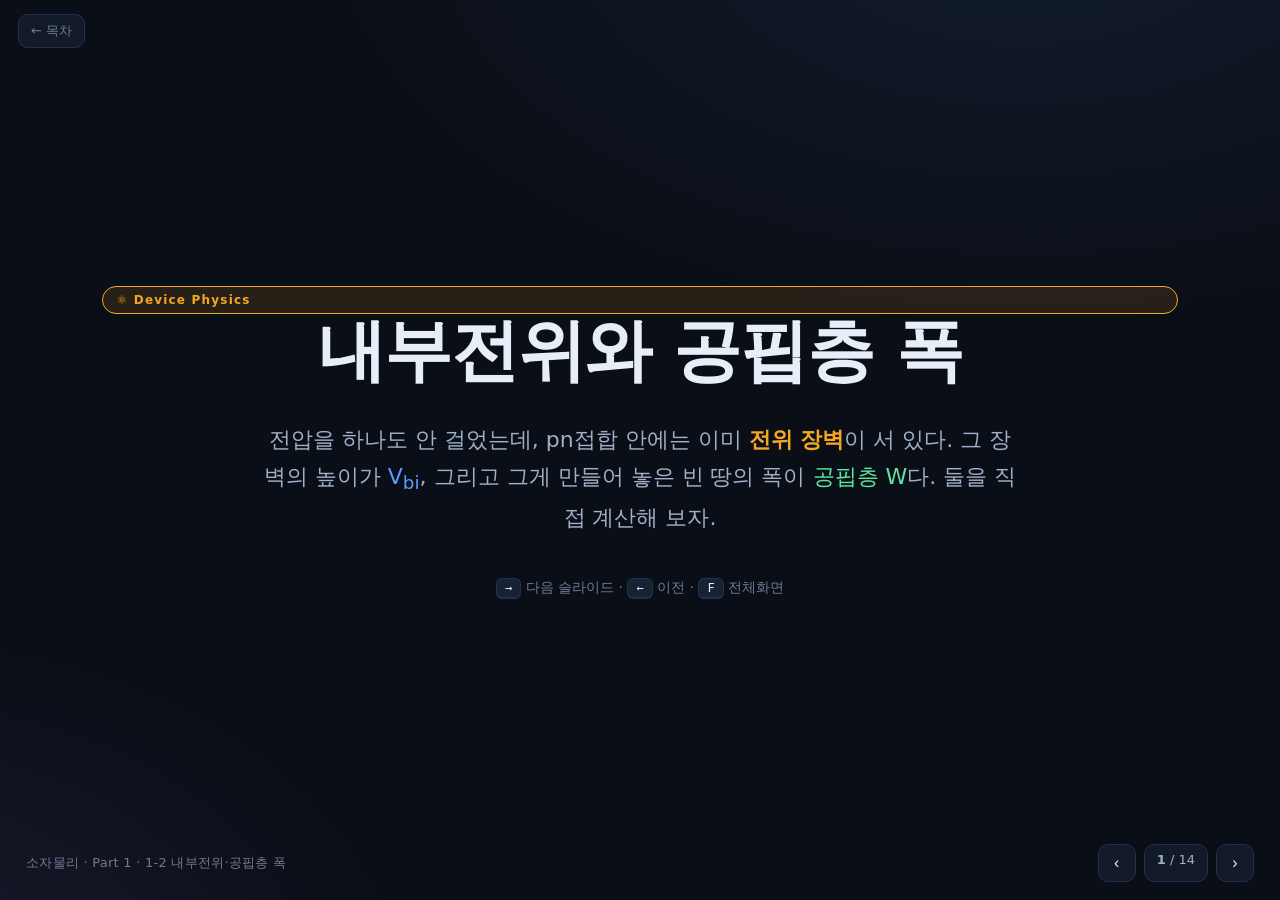
<file: chapters/dp1-2.html>
<!doctype html>
<html lang="ko">
<head>
<meta charset="utf-8">
<meta name="viewport" content="width=device-width,initial-scale=1">
<title>소자물리 1-2 · 내부전위·공핍층 폭</title>
<link rel="stylesheet" href="../assets/style.css">
<link rel="stylesheet" href="../assets/physics.css">
</head>
<body data-title="소자물리 · Part 1 · 1-2 내부전위·공핍층 폭">
<a class="home-link" href="../index.html">← 목차</a>
<div class="deck">

  <!-- 1) 제목 -->
  <section class="slide title-slide">
    <div class="phys-badge">⚛️ Device Physics</div>
    <h1>내부전위와 공핍층 폭</h1>
    <p class="hook">전압을 하나도 안 걸었는데, pn접합 안에는 이미 <strong class="hl">전위 장벽</strong>이 서 있다.
    그 장벽의 높이가 <span class="hl2">V<sub>bi</sub></span>, 그리고 그게 만들어 놓은 빈 땅의 폭이 <span class="hl3">공핍층 W</span>다. 둘을 직접 계산해 보자.</p>
    <p class="hint"><kbd>→</kbd> 다음 슬라이드 · <kbd>←</kbd> 이전 · <kbd>F</kbd> 전체화면</p>
  </section>

  <!-- 2) 무엇을 -->
  <section class="slide">
    <div class="kicker">이걸 왜 / 무엇</div>
    <h2>"가만히 둔" pn접합 안의 두 숫자</h2>
    <p class="lead">지난 시간에 p형과 n형을 붙이면 페르미 레벨이 평평해지려고 <strong>밴드가 휜다</strong>는 걸 봤다. 이번엔 그 휨의 <strong class="hl">크기</strong>와, 휨이 펼쳐진 <strong class="hl3">공간의 폭</strong>을 수식으로 못 박는다.</p>
    <div class="keyq">
      <p style="margin:0"><strong class="hl3">내부전위 V<sub>bi</sub></strong> (built-in potential): 외부 전압 0 V(열평형)에서, pn접합이 <strong>스스로</strong> 만들어 가진 p쪽과 n쪽 사이의 전위차. 에너지 밴드가 휜 총 높이와 같다.</p>
      <p style="margin:10px 0 0"><strong class="hl">공핍층 폭 W</strong> (depletion width): 접합 근처에서 자유 캐리어가 비워지고 <strong>고정 이온 전하만</strong> 남은 영역의 너비. W = x<sub>p</sub> + x<sub>n</sub>.</p>
    </div>
  </section>

  <!-- 3) 직관 -->
  <section class="slide">
    <div class="kicker">직관</div>
    <h2>왜 "건드리지도 않았는데" 전위차가 생길까</h2>
    <div class="analogy">
      <p style="margin:0">방 두 개를 문으로 연결한다고 하자. 한 방엔 향수(전자), 옆 방엔 연기(홀)가 가득하다. 문을 열면 서로 <strong>확산</strong>해 섞이려 한다. 하지만 입자가 <strong class="hl">전하</strong>를 띠고 있어서, 빠져나간 자리에 <strong>반대 부호의 고정 전하</strong>가 드러난다. 이 고정 전하가 만든 전기장이 확산을 막아설 때까지 평형이 잡힌다.</p>
      <p style="margin:10px 0 0">그 "막아서는 힘"을 전위로 환산한 게 바로 <strong class="hl3">V<sub>bi</sub></strong>다. 외부에서 전압을 하나도 안 걸어도, 접합이 스스로 잡아 둔 평형값이다.</p>
    </div>
    <div class="note mt">핵심: 평형은 "아무 일도 안 일어나는" 게 아니라, 확산 흐름과 드리프트(전기장) 흐름이 <strong>정확히 상쇄</strong>되는 상태다.</div>
  </section>

  <!-- 4) V_bi = 두 페르미 차의 합 -->
  <section class="slide">
    <div class="kicker">밴드로 읽기</div>
    <h2>V<sub>bi</sub> = "두 쪽 휨을 합친 높이"</h2>
    <p>평형이면 E<sub>F</sub>가 한 줄로 수평이 된다. 그러려고 밴드가 휜다. 떨어져 있던 p형과 n형 각각에서, E<sub>F</sub>가 진성 준위 E<sub>i</sub>에서 얼마나 벗어나 있었는지를 더하면 총 휨 = qV<sub>bi</sub>가 된다.</p>
    <div class="band"><svg viewBox="0 0 600 230" width="600">
      <text x="16" y="18" fill="#9fb0c7" font-size="12">E ↑ (전자 에너지)</text>
      <!-- E_c -->
      <path d="M40,55 L250,55 Q300,55 300,100 L300,100 Q300,140 350,140 L560,140" fill="none" stroke="#5b9cff" stroke-width="2.5"/>
      <text x="44" y="48" fill="#5b9cff" font-size="12">E_c</text>
      <!-- E_F flat -->
      <line x1="40" y1="120" x2="560" y2="120" stroke="#5ee6a0" stroke-width="1.6" stroke-dasharray="6 4"/>
      <text x="44" y="115" fill="#5ee6a0" font-size="12">E_F</text>
      <!-- E_v -->
      <path d="M40,170 L250,170 Q300,170 300,125 Q300,165 350,165 L560,165" fill="none" stroke="#b388ff" stroke-width="2.5"/>
      <text x="510" y="158" fill="#b388ff" font-size="12">E_v</text>
      <!-- qVbi arrow span -->
      <line x1="585" y1="55" x2="585" y2="140" stroke="#f5a623" stroke-width="1.4"/>
      <path d="M585,55 l-4,8 M585,55 l4,8" stroke="#f5a623" stroke-width="1.4" fill="none"/>
      <path d="M585,140 l-4,-8 M585,140 l4,-8" stroke="#f5a623" stroke-width="1.4" fill="none"/>
      <text x="540" y="100" fill="#f5a623" font-size="12">qV_bi</text>
      <text x="120" y="210" fill="#6c7c95" font-size="13">p형</text>
      <text x="430" y="210" fill="#6c7c95" font-size="13">n형</text>
      <line x1="300" y1="40" x2="300" y2="190" stroke="#22304a" stroke-width="1" stroke-dasharray="3 4"/>
      <text x="276" y="38" fill="#6c7c95" font-size="11">접합</text>
    </svg></div>
    <div class="physnote mt"><p style="margin:0">전자가 본 에너지는 위치에너지 <strong>−qV</strong>다. 그래서 밴드다이어그램은 전위 V를 위아래로 뒤집어 −q배 한 그림이다. 전위가 낮은 p쪽은 밴드가 <strong>위로</strong>, 전위가 높은 n쪽은 밴드가 <strong>아래로</strong> 간다.</p></div>
  </section>

  <!-- 5) V_bi 식 -->
  <section class="slide">
    <div class="kicker">수식의 의미</div>
    <h2>도핑이 진할수록 장벽이 높다</h2>
    <p>p쪽 휨은 E<sub>i</sub>−E<sub>F</sub> (홀 농도 ≈ N<sub>A</sub>), n쪽 휨은 E<sub>F</sub>−E<sub>i</sub> (전자 농도 ≈ N<sub>D</sub>). 두 로그를 더하면 깔끔하게 합쳐진다.</p>
    <div class="eq">qV<span class="sub">bi</span> = (E<span class="sub">i</span>−E<span class="sub">F</span>)<span class="sub">p</span> + (E<span class="sub">F</span>−E<span class="sub">i</span>)<span class="sub">n</span> = kT · ln( <span class="var">N</span><span class="sub">A</span>/n<span class="sub">i</span> ) + kT · ln( <span class="var">N</span><span class="sub">D</span>/n<span class="sub">i</span> )</div>
    <div class="eq">V<span class="sub">bi</span> = (kT/q) · ln( <span class="var">N</span><span class="sub">A</span> · <span class="var">N</span><span class="sub">D</span> / n<span class="sub">i</span><span class="sup">2</span> )</div>
    <div class="eqcap">kT/q는 열전압(thermal voltage), 상온에서 ≈ 0.026 V. 앞으로 수식마다 단골로 등장한다.</div>
    <div class="grid2 mt">
      <div class="card"><h3><span class="ico">📈</span>왜 도핑에 비례?</h3><p style="margin:0">N<sub>A</sub>, N<sub>D</sub>가 클수록 E<sub>F</sub>가 밴드 가장자리로 더 밀려 있다 → 두 페르미 레벨의 처음 간격이 더 크다 → 평평하게 맞추려면 더 많이 휘어야 한다 → V<sub>bi</sub> ↑.</p></div>
      <div class="card"><h3><span class="ico">🌡️</span>n<sub>i</sub>·온도는?</h3><p style="margin:0">분모 n<sub>i</sub><span class="sup">2</span>가 크면(고온·좁은 밴드갭) 분수가 작아져 V<sub>bi</sub> ↓. 그래서 같은 도핑이라도 뜨거우면 장벽이 낮아진다.</p></div>
    </div>
  </section>

  <!-- 6) 적용 한계: 축퇴 -->
  <section class="slide">
    <div class="kicker">주의</div>
    <h2>이 식은 "너무 진하면" 못 쓴다</h2>
    <p>위 V<sub>bi</sub> 식은 캐리어 농도를 구할 때 <strong class="hl">볼츠만 근사</strong>를 깔고 유도됐다. 대략 10<sup>18</sup> cm<sup>−3</sup> 부근부터 이 근사가 흔들리기 시작하고(엄밀히는 n형·p형이 약간 비대칭: Si 300K에서 n형 ~1.6×10<sup>18</sup>, p형 ~9×10<sup>17</sup>), 약 10<sup>19</sup> cm<sup>−3</sup>(N<sub>c</sub>≈2.8×10<sup>19</sup>, N<sub>v</sub>≈1.0×10<sup>19</sup>에 접근)에 이르면 E<sub>F</sub>가 밴드 안으로 들어가 본격 <strong>축퇴(degenerate)</strong>가 된다. 단일 칼선이 아니라 <strong>전이 구간</strong>이다.</p>
    <table class="compare">
      <tr><th>상황</th><th>도핑 농도(대략)</th><th>볼츠만 근사 / V<sub>bi</sub> 식</th></tr>
      <tr><td>비축퇴</td><td>≲ 10<sup>18</sup> cm<sup>−3</sup></td><td>유효 ✔ — 위 식 그대로 사용</td></tr>
      <tr><td>전이 구간</td><td>≳ 10<sup>18</sup> cm<sup>−3</sup></td><td>근사가 흔들리기 시작 ⚠️ — 주의 필요</td></tr>
      <tr><td>본격 축퇴</td><td>~ 10<sup>19</sup> cm<sup>−3</sup></td><td>깨짐 ✘ — E<sub>F</sub>가 밴드 안으로, 다른 근사 필요</td></tr>
    </table>
    <div class="analogy mt"><p style="margin:0">실리콘에 도펀트를 무한정 못 녹인다(고용한계, 약 10<sup>20</sup> cm<sup>−3</sup>). 물에 소금 녹이기와 같다 — 일정 농도 넘으면 더는 "들어가지" 않는다.</p></div>
    <div class="note mt">앞으로의 유도는 모두 <strong>비축퇴(도핑 적당)</strong>를 전제로 한다.</div>
  </section>

  <!-- 7) 해석 레시피 -->
  <section class="slide">
    <div class="kicker">전체 그림</div>
    <h2>모든 소자를 푸는 똑같은 4단계</h2>
    <p>이제 W를 구하러 간다. 그 전에 — 이 흐름은 pn접합뿐 아니라 <strong>앞으로 배울 모든 소자</strong>에 똑같이 쓰인다. 한 번 익히면 평생 쓴다.</p>
    <div class="flow mt">
      <div class="box on">전하밀도 ρ(x)</div><div class="arrow">→</div>
      <div class="box">전기장 E(x)</div><div class="arrow">→</div>
      <div class="box">전위 V(x)</div><div class="arrow">→</div>
      <div class="box">밴드 −qV</div><div class="arrow">→</div>
      <div class="box">캐리어 운동</div>
    </div>
    <div class="eq mt">dE/dx = ρ / ε<span class="sub">s</span> &nbsp;&nbsp;(푸아송)&nbsp;&nbsp;|&nbsp;&nbsp; E = −dV/dx</div>
    <div class="eqcap">ρ를 한 번 적분 → E. E를 한 번 더 적분하고 부호 뒤집기 → V. V에 −q 곱하면 밴드.</div>
    <div class="note mt">컨베이어 벨트처럼, ρ가 맨 앞에 들어가면 적분이라는 단계를 차례로 거쳐 맨 끝에서 밴드가 나온다. 적분할 때마다 필요한 상수는 <strong>경계조건</strong>이 정해 준다(각 적분의 "출발값").</div>
  </section>

  <!-- 8) 전하밀도 프로파일 + 공핍근사 -->
  <section class="slide">
    <div class="kicker">1단계 · 전하</div>
    <h2>접합 근처엔 "고정 이온"만 남는다</h2>
    <p>접합부에선 전자·홀이 서로 확산하고 재결합해 비워진다. 남는 건 도너가 만든 <span class="hl2">+ 고정전하</span>(n쪽)와 억셉터가 만든 <span class="hl3">− 고정전하</span>(p쪽)뿐. 이 빈 영역이 <strong>공핍층</strong>이다.</p>
    <div class="band"><svg viewBox="0 0 600 230" width="600">
      <!-- axes -->
      <line x1="40" y1="115" x2="560" y2="115" stroke="#6c7c95" stroke-width="1"/>
      <text x="560" y="112" fill="#6c7c95" font-size="11">x</text>
      <text x="305" y="132" fill="#6c7c95" font-size="11">0</text>
      <text x="20" y="40" fill="#9fb0c7" font-size="11">ρ(x)</text>
      <!-- n side +qNd (right, above axis) -->
      <rect x="300" y="60" width="150" height="55" fill="rgba(91,156,255,.18)" stroke="#5b9cff" stroke-width="2"/>
      <text x="350" y="50" fill="#5b9cff" font-size="12">+q·N_D</text>
      <text x="452" y="112" fill="#6c7c95" font-size="11">x_n</text>
      <!-- p side -qNa (left, below axis) -->
      <rect x="170" y="115" width="130" height="55" fill="rgba(179,136,255,.18)" stroke="#b388ff" stroke-width="2"/>
      <text x="190" y="190" fill="#b388ff" font-size="12">−q·N_A</text>
      <text x="150" y="112" fill="#6c7c95" font-size="11">−x_p</text>
      <text x="90" y="105" fill="#6c7c95" font-size="12">p 중성</text>
      <text x="480" y="105" fill="#6c7c95" font-size="12">n 중성</text>
    </svg></div>
    <div class="physnote mt"><p style="margin:0"><strong>공핍 근사(depletion approximation):</strong> 경계가 칼같이 딱 끊긴다고 가정한다. 공핍층 안은 캐리어 0·고정전하만, 바깥 중성영역은 ρ = 0. 실제론 부드럽게 변하지만, 이 네모 가정 덕에 손으로 풀 수 있다.</p></div>
  </section>

  <!-- 9) 전하 보존 → 면적 같음 -->
  <section class="slide">
    <div class="kicker">2단계 · 전기장 + 전하 균형</div>
    <h2>"양쪽 박스 면적은 항상 같다"</h2>
    <p>푸아송 식을 양쪽에서 적분하고, 경계(±x 끝)에서 E = 0, 접합 x=0에서 E가 연속이라는 조건을 쓰면 곧장 한 가지 황금 법칙이 나온다.</p>
    <div class="eq"><span class="var">N</span><span class="sub">A</span> · x<span class="sub">p</span> = <span class="var">N</span><span class="sub">D</span> · x<span class="sub">n</span></div>
    <div class="eqcap">전하 중성: 공핍층이 통째로 보면 +전하 총량 = −전하 총량. 전기장이 바깥으로 새지 않으니 당연하다.</div>
    <div class="grid2 mt">
      <div class="card"><h3><span class="ico">⚖️</span>읽는 법</h3><p style="margin:0">도핑이 <strong>진한 쪽</strong>은 x가 좁고, <strong>옅은 쪽</strong>은 x가 넓다. 곱(=박스 면적)을 맞추려면 어쩔 수 없다.</p></div>
      <div class="card"><h3><span class="ico">📐</span>전기장 모양</h3><p style="margin:0">ρ가 상수(네모)면 E는 <strong>1차 직선</strong>. x=0에서 <strong>최댓값</strong>(음의 봉우리), 양 끝에서 0인 삼각형이 된다.</p></div>
    </div>
    <div class="band"><svg viewBox="0 0 600 170" width="600">
      <line x1="40" y1="40" x2="560" y2="40" stroke="#6c7c95" stroke-width="1"/>
      <text x="20" y="36" fill="#9fb0c7" font-size="11">E(x)</text>
      <text x="565" y="38" fill="#6c7c95" font-size="11">x</text>
      <!-- triangle dipping below (E negative) -->
      <path d="M150,40 L300,140 L450,40" fill="rgba(245,166,35,.14)" stroke="#f5a623" stroke-width="2.5"/>
      <text x="305" y="155" fill="#f5a623" font-size="12">|E|_max @ x=0</text>
      <text x="135" y="36" fill="#6c7c95" font-size="11">−x_p</text>
      <text x="455" y="36" fill="#6c7c95" font-size="11">x_n</text>
    </svg></div>
    <div class="note">E가 전부 음수인 건 좌표 설정 탓 — p(왼쪽)→n(오른쪽) 배치라 전기장이 n에서 p, 즉 오른쪽→왼쪽을 가리킨다.</div>
  </section>

  <!-- 10) 전위(포물선) + W 식 -->
  <section class="slide">
    <div class="kicker">3단계 · 전위 → 4) W</div>
    <h2>전기장을 한 번 더 적분 → 공핍층 폭</h2>
    <p>E(직선)를 적분하면 V는 <strong>포물선</strong>이 된다. x=−x<sub>p</sub>에서 V=0, x=x<sub>n</sub>에서 V=V<sub>bi</sub>로 잡고, x=0 연속 조건과 N<sub>A</sub>x<sub>p</sub>=N<sub>D</sub>x<sub>n</sub>를 연립하면 폭이 떨어진다.</p>
    <div class="eq">W = x<span class="sub">p</span> + x<span class="sub">n</span> = √( <span style="font-size:.9em">2 ε<span class="sub">s</span> V<span class="sub">bi</span></span> / q · ( 1/<span class="var">N</span><span class="sub">A</span> + 1/<span class="var">N</span><span class="sub">D</span> ) )</div>
    <div class="eqcap">ε<sub>s</sub> = 실리콘 유전율 = 11.7·ε₀. 도핑이 진할수록 (1/N 항이 작아져) W는 좁아진다.</div>
    <div class="grid2 mt">
      <div class="band"><svg viewBox="0 0 280 150" width="280">
        <line x1="20" y1="120" x2="270" y2="120" stroke="#6c7c95" stroke-width="1"/>
        <text x="10" y="30" fill="#9fb0c7" font-size="11">V(x)</text>
        <path d="M40,120 Q90,118 130,95 Q175,68 230,45" fill="none" stroke="#5ee6a0" stroke-width="2.5"/>
        <line x1="230" y1="45" x2="270" y2="45" stroke="#5ee6a0" stroke-width="2.5" stroke-dasharray="4 3"/>
        <text x="38" y="138" fill="#6c7c95" font-size="10">−x_p (V=0)</text>
        <text x="200" y="38" fill="#5ee6a0" font-size="11">V_bi</text>
      </svg></div>
      <div class="card"><h3><span class="ico">🔑</span>왜 포물선?</h3><p style="margin:0">E가 x의 <strong>1차</strong>식 → 적분하면 V는 <strong>2차</strong>식. 두 포물선이 x=0에서 매끄럽게 이어진다. 전위 차이(끝–끝)가 곧 V<sub>bi</sub>.</p></div>
    </div>
  </section>

  <!-- 11) one-sided junction -->
  <section class="slide">
    <div class="kicker">특수 케이스</div>
    <h2>단측 접합: 공핍층은 "약한 쪽"으로 쏠린다</h2>
    <p>한쪽 도핑이 압도적으로 진한 접합을 <strong class="hl">단측 접합(one-sided junction)</strong>이라 한다. 예: p쪽 10<sup>19</sup>, n쪽 10<sup>15</sup> → <code>p+n</code>. 진한 쪽은 +를 붙여 표시한다.</p>
    <div class="grid2 mt">
      <div class="card"><h3><span class="ico">➡️</span>폭은 옅은 쪽이 결정</h3>
        <p style="margin:0">p+n이면 N<sub>A</sub> ≫ N<sub>D</sub> → 1/N<sub>A</sub> ≈ 0. 그래서 W는 사실상 N<sub>D</sub>만으로 정해지고, x<sub>p</sub> ≈ 0.</p>
        <div class="eq" style="margin-top:12px">W ≈ √( 2 ε<span class="sub">s</span> V<span class="sub">bi</span> / (q·<span class="var">N</span><span class="sub">D</span>) )</div>
      </div>
      <div class="card"><h3><span class="ico">📊</span>전하 박스로 보면</h3>
        <p style="margin:0">진한 p+쪽은 높이(qN<sub>A</sub>)는 크지만 폭(x<sub>p</sub>)이 0에 가까운 <strong>가느다란 막대</strong>. 옅은 n쪽은 낮고 <strong>넓게</strong> 퍼진다. 두 박스 면적은 여전히 같다.</p>
      </div>
    </div>
    <div class="warnbox mt"><p style="margin:0">⚠️ 진한 p+쪽은 E<sub>F</sub>가 E<sub>v</sub>에 거의 붙어 있어, 그쪽 휨 (E<sub>i</sub>−E<sub>F</sub>) ≈ (E<sub>i</sub>−E<sub>v</sub>) ≈ E<sub>g</sub>/2 로 근사한다(n+p면 n쪽을 E<sub>g</sub>/2). 옅은 쪽 휨만 원래 로그식으로 계산해 더한다.</p></div>
  </section>

  <!-- 12) E_max (관계 활용) -->
  <section class="slide">
    <div class="kicker">덤 · 관계 활용</div>
    <h2>최대 전기장은 삼각형 넓이로 한 방에</h2>
    <p>E를 직접 미적분하지 않아도, V<sub>bi</sub> = (E를 W에 걸쳐 적분한 값) = <strong>삼각형 넓이</strong>라는 관계만 알면 끝난다.</p>
    <div class="eq">V<span class="sub">bi</span> = ½ · W · |E|<span class="sub">max</span> &nbsp;&nbsp;⟹&nbsp;&nbsp; |E|<span class="sub">max</span> = 2 V<span class="sub">bi</span> / W</div>
    <div class="eqcap">E 프로파일은 밑변 W, 높이 |E|<sub>max</sub>인 삼각형. 그 넓이가 곧 전위차 V<sub>bi</sub>다. W식을 넣으면 닫힌 식이 된다.</div>
    <div class="physnote mt"><p style="margin:0">이 슬라이드의 진짜 목적은 |E|<sub>max</sub> 공식 암기가 아니다. <strong>"전위 = 전기장을 거리로 적분"</strong>이라는 관계가 그래프 넓이로 그대로 보인다는 걸 느끼는 것이다. 미분·적분 대신 도형으로 푸는 감각.</p></div>
  </section>

  <!-- 13) Q&A -->
  <section class="slide">
    <div class="kicker">이해 점검</div>
    <h2>스스로 답해 보기</h2>
    <div class="qa">
      <div class="q">전압을 0 V로 둔 평형인데, 어떻게 내부에 전위차 V<sub>bi</sub>가 있을 수 있나?</div>
      <div class="a">V<sub>bi</sub>는 외부 전원이 만든 게 아니라, 확산하려는 캐리어와 그걸 막는 고정전하의 전기장이 <strong>평형</strong>을 이룬 결과다. 외부 회로로 전류를 뽑아낼 수는 없다(단락해도 0). 어디까지나 접합 내부의 전위 장벽이다.</div>
    </div>
    <div class="qa">
      <div class="q">p+n 접합에서 공핍층은 주로 어느 쪽으로 넓어지고, 그 폭은 무엇이 결정하나?</div>
      <div class="a">옅게 도핑된 <strong>n쪽</strong>으로 거의 다 펼쳐진다(x<sub>p</sub>≈0). N<sub>A</sub>x<sub>p</sub>=N<sub>D</sub>x<sub>n</sub> 때문에 진한 쪽은 좁고 옅은 쪽이 넓다. 따라서 W ≈ √(2ε<sub>s</sub>V<sub>bi</sub>/qN<sub>D</sub>) 로 <strong>옅은 쪽 도핑 N<sub>D</sub></strong>가 폭을 지배한다.</div>
    </div>
    <div class="qa">
      <div class="q">도핑을 양쪽 다 진하게 하면 V<sub>bi</sub>와 W는 어떻게 변하나?</div>
      <div class="a">V<sub>bi</sub> = (kT/q)·ln(N<sub>A</sub>N<sub>D</sub>/n<sub>i</sub><span class="sup">2</span>)는 <strong>커진다</strong>(로그라 천천히). 반대로 W = √(2ε<sub>s</sub>V<sub>bi</sub>/q·(1/N<sub>A</sub>+1/N<sub>D</sub>))는 1/N 항이 작아져 <strong>좁아진다</strong>. 단, 너무 진하면 축퇴라 로그식 자체가 깨진다.</div>
    </div>
  </section>

  <!-- 14) 요약 -->
  <section class="slide">
    <div class="kicker">핵심 요약</div>
    <h2>한 장으로 정리</h2>
    <ul>
      <li><strong class="hl3">V<sub>bi</sub> = (kT/q)·ln(N<sub>A</sub>N<sub>D</sub>/n<sub>i</sub><span class="sup">2</span>)</strong> — 평형(0 V) 밴드 휨의 총 높이. 도핑 진할수록 ↑, 온도 높을수록 ↓.</li>
      <li>해석은 항상 <strong>ρ → E → V → 밴드 → 캐리어</strong> 4단계. ρ는 공핍근사로 네모, E는 직선(삼각형), V는 포물선.</li>
      <li>전하 균형 <strong>N<sub>A</sub>x<sub>p</sub> = N<sub>D</sub>x<sub>n</sub></strong> → 진한 쪽 좁고 옅은 쪽 넓다.</li>
      <li><strong class="hl">W = √(2ε<sub>s</sub>V<sub>bi</sub>/q·(1/N<sub>A</sub>+1/N<sub>D</sub>))</strong> — 도핑 진할수록 좁아진다.</li>
      <li>단측 접합(p+n / n+p): 공핍층은 <strong>옅은 쪽</strong>으로 쏠리고, 진한 쪽 휨은 <strong>E<sub>g</sub>/2</strong>로 근사.</li>
    </ul>
    <div class="takeaway mt"><p style="margin:0">"V<sub>bi</sub>는 도핑의 곱에 로그로 커지는 평형 장벽, W는 그 장벽이 펼쳐진 폭이고 옅은 쪽 도핑이 좌우한다 — 둘 다 ρ→E→V 적분으로 나온다."</p></div>
    <div class="note mt">다음 → <strong>역방향·순방향 바이어스</strong>: 외부 전압을 걸면 V<sub>bi</sub>±V로 장벽과 W가 어떻게 움직이는지, 그래서 다이오드가 왜 한 방향으로만 통하는지.</div>
  </section>

</div>
<script src="../assets/slides.js"></script>
</body>
</html>
</file>
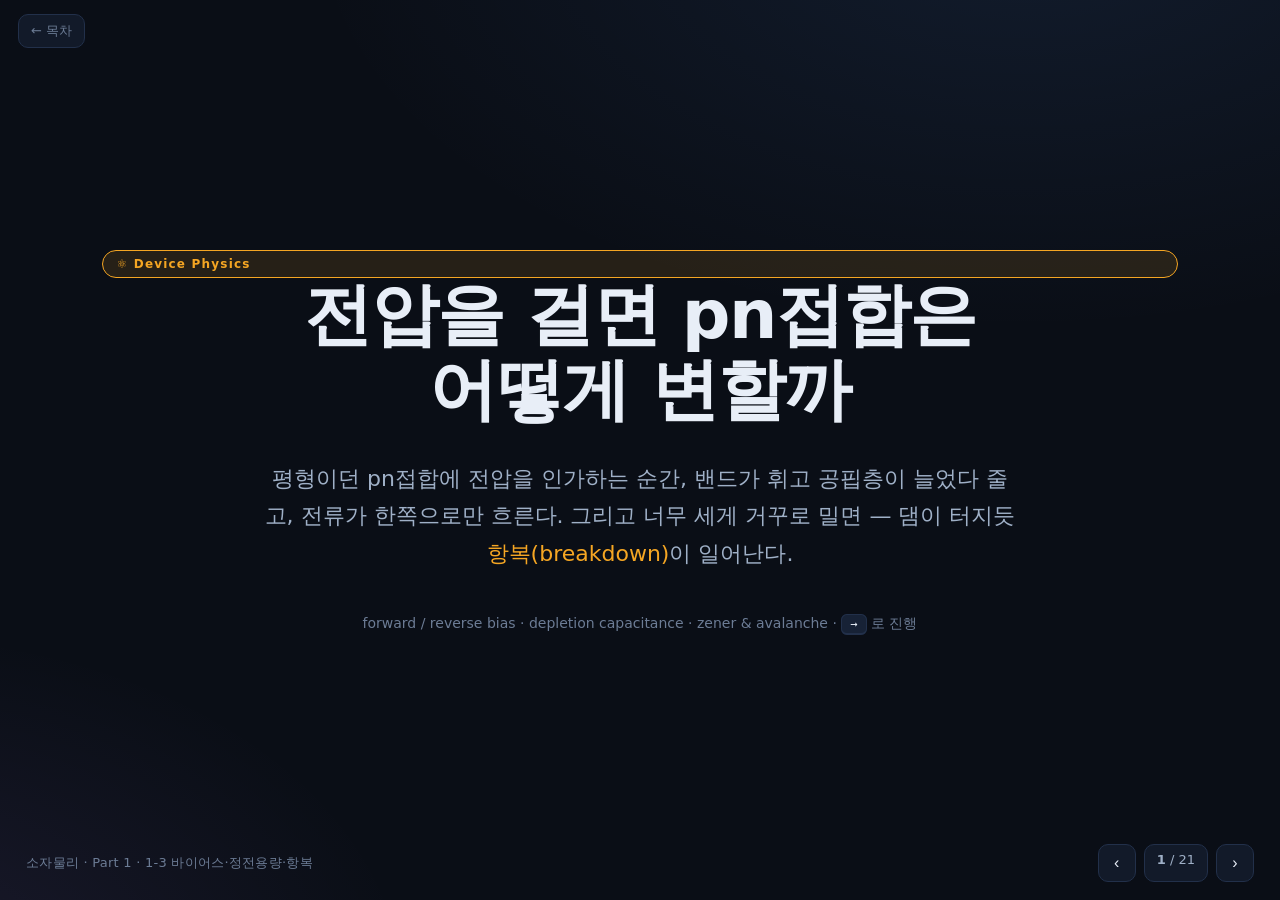
<file: chapters/dp1-3.html>
<!doctype html>
<html lang="ko">
<head>
<meta charset="utf-8">
<meta name="viewport" content="width=device-width,initial-scale=1">
<title>소자물리 1-3 · 바이어스·정전용량·항복</title>
<link rel="stylesheet" href="../assets/style.css">
<link rel="stylesheet" href="../assets/physics.css">
</head>
<body data-title="소자물리 · Part 1 · 1-3 바이어스·정전용량·항복">
<div class="deck">

  <!-- 1. 제목 -->
  <section class="slide title-slide">
    <div class="phys-badge">⚛️ Device Physics</div>
    <h1>전압을 걸면 pn접합은<br>어떻게 변할까</h1>
    <p class="hook">평형이던 pn접합에 전압을 인가하는 순간, 밴드가 휘고 공핍층이 늘었다 줄고, 전류가 한쪽으로만 흐른다. 그리고 너무 세게 거꾸로 밀면 — 댐이 터지듯 <span class="hl">항복(breakdown)</span>이 일어난다.</p>
    <p class="hint">forward / reverse bias · depletion capacitance · zener &amp; avalanche · <kbd>→</kbd> 로 진행</p>
  </section>

  <!-- 2. 한 문장 정의 -->
  <section class="slide">
    <div class="kicker">이번 챕터에서 답할 질문</div>
    <h2>"다이오드는 왜 한쪽으로만 전류를 흘릴까?"</h2>
    <div class="keyq">
      <p style="margin:0">pn접합에 <strong>전압을 거는 방향</strong>에 따라 가운데 <span class="hl2">에너지 장벽</span>이 낮아지기도, 높아지기도 한다. 낮아지면 전류가 폭발적으로 흐르고(<span class="hl">forward</span>), 높아지면 거의 막힌다(<span class="hl3">reverse</span>). 이 비대칭이 바로 <strong>정류(rectification)</strong> — 다이오드의 정체성이다.</p>
    </div>
    <p class="mt dim">약속: 앞으로 인가 전압은 항상 <strong>p형 단자 기준</strong>으로 말한다. "p에 +" = forward, "p에 −" = reverse.</p>
  </section>

  <!-- 3. 평형 복습 -->
  <section class="slide">
    <div class="kicker">출발점 — 전압이 0일 때(평형)</div>
    <h2>아무 일도 안 일어나는 게 아니라, 완벽히 비기는 중</h2>
    <div class="physnote">
      <p style="margin:0 0 8px">평형(thermal equilibrium)에서는 페르미 레벨 E<span class="sub">F</span>가 접합 전체에 <strong>하나의 수평선</strong>으로 이어진다. n쪽 전자는 농도가 높으니 p쪽으로 <strong>확산(diffusion)</strong>하려 하지만, 접합에 생긴 <strong>built-in 전기장</strong>이 전자를 다시 n쪽으로 끌어당기는 <strong>드리프트(drift)</strong>를 만든다.</p>
      <p style="margin:8px 0 0">두 힘이 <span class="hl">정확히 상쇄</span> → 알짜 전류 = 0.</p>
    </div>
    <div class="note mt"><p style="margin:0">같은 상황을 두 가지 시선으로 볼 수 있다. ① <strong>힘의 균형</strong>: 확산 ↔ 드리프트가 비긴다. ② <strong>장벽</strong>: V<span class="sub">bi</span>라는 언덕이 너무 높아 전자가 못 넘는다. 겉으론 조용하지만 내부에선 두 흐름이 팽팽하게 맞서고 있는 동적 평형이다.</p></div>
  </section>

  <!-- 4. 밴드는 -qV 그림이다 (핵심 부호 규칙) -->
  <section class="slide">
    <div class="kicker">반드시 짚고 갈 부호 규칙</div>
    <h2>"+전압을 거는데 왜 밴드가 <span class="hl3">아래</span>로?"</h2>
    <div class="eq">E(전자 에너지) = (−<span class="var">q</span>) · <span class="var">V</span>(전위)</div>
    <div class="eqcap">전자의 전하 −q 때문에, 전위 V가 높은 곳일수록 전자 에너지는 낮다.</div>
    <p>에너지밴드 다이어그램은 사실 <strong>전위 V에 −q를 곱한 그림</strong>이다. 그래서 부호가 뒤집힌다.</p>
    <ul>
      <li><strong>p쪽에 +V (forward)</strong> → −q를 곱하면 음수 → 그쪽 밴드가 <span class="hl">아래로</span> 내려온다.</li>
      <li><strong>p쪽에 −V (reverse)</strong> → −q를 곱하면 양수 → 그쪽 밴드가 <span class="hl3">위로</span> 올라간다.</li>
    </ul>
    <div class="physnote"><p style="margin:0">이 한 줄("밴드 = −qV")만 외워두면, 앞으로 나올 밴드 그림의 방향을 절대 헷갈리지 않는다.</p></div>
  </section>

  <!-- 5. Forward bias 밴드 -->
  <section class="slide">
    <div class="kicker">Forward Bias — p에 +전압</div>
    <h2>장벽이 낮아져 전자가 쏟아진다</h2>
    <div class="band"><svg viewBox="0 0 600 230" width="600">
      <text x="16" y="18" fill="#9fb0c7" font-size="12">E ↑</text>
      <!-- 평형 장벽(점선, 참고) -->
      <path d="M40,55 L250,55 Q300,55 300,120 L300,120 Q300,180 350,180 L560,180" fill="none" stroke="#3a4a66" stroke-width="1.4" stroke-dasharray="3 4"/>
      <text x="455" y="48" fill="#6c7c95" font-size="11">평형(참고)</text>
      <!-- forward: 장벽 낮아짐, 우측(n) 위로 올라온 효과로 단차 작음 -->
      <path d="M40,95 L255,95 Q300,95 300,135 L300,135 Q300,170 350,170 L560,170" fill="none" stroke="#5b9cff" stroke-width="2.4"/>
      <text x="48" y="88" fill="#5b9cff" font-size="12">E_c</text>
      <!-- 분리된 quasi-Fermi 레벨 -->
      <line x1="40" y1="158" x2="300" y2="158" stroke="#5ee6a0" stroke-width="1.6" stroke-dasharray="6 4"/>
      <text x="120" y="153" fill="#5ee6a0" font-size="11">E_Fp</text>
      <line x1="300" y1="148" x2="560" y2="148" stroke="#5ee6a0" stroke-width="1.6" stroke-dasharray="6 4"/>
      <text x="430" y="143" fill="#5ee6a0" font-size="11">E_Fn</text>
      <!-- qVF 격차 표시 -->
      <line x1="295" y1="148" x2="295" y2="158" stroke="#f5a623" stroke-width="1.2"/>
      <text x="232" y="200" fill="#f5a623" font-size="11">qV_F (분리)</text>
      <!-- 전자가 넘어가는 화살표 -->
      <path d="M255,108 q40,-6 70,40" fill="none" stroke="#f5a623" stroke-width="1.6" marker-end="url(#aF)"/>
      <defs><marker id="aF" markerWidth="8" markerHeight="8" refX="6" refY="3" orient="auto"><path d="M0,0 L7,3 L0,6 z" fill="#f5a623"/></marker></defs>
      <text x="150" y="222" fill="#6c7c95" font-size="12">p형 (+V)</text>
      <text x="440" y="222" fill="#6c7c95" font-size="12">n형 (0)</text>
    </svg></div>
    <div class="eqcap">forward에서는 p쪽 밴드가 내려간다(n쪽 0V 기준). 그래서 n쪽 E_Fn이 p쪽 E_Fp보다 qV_F만큼 위에 놓인다 → E_Fn − E_Fp = qV_F &gt; 0.</div>
    <p style="margin-top:12px">밴드가 내려오면서 <strong>장벽 높이가 V<span class="sub">bi</span> → V<span class="sub">bi</span> − V<span class="sub">F</span></strong>로 줄어든다. 낮아진 언덕은 전자가 훨씬 쉽게 넘는다 → 전류가 잘 흐른다.</p>
  </section>

  <!-- 6. 전류는 전압에 지수함수 -->
  <section class="slide">
    <div class="kicker">왜 "조금만" 더 걸어도 전류가 폭발하나</div>
    <h2>장벽을 넘는 비율이 <span class="hl">지수함수</span>이기 때문</h2>
    <div class="eq">(장벽을 넘을 확률) ∝ exp( −(장벽 높이) / kT )</div>
    <div class="eqcap">페르미-디랙 분포의 꼬리 — 높은 에너지 상태를 채우는 확률은 지수적으로 떨어진다.</div>
    <p>장벽이 V<span class="sub">F</span>만큼 낮아지면, 넘는 전자 수는 <strong>지수적으로</strong> 늘어난다. 그래서 전류도 가해준 전압에 지수적으로 비례한다.</p>
    <div class="eq">I ∝ exp( <span class="var">q</span>V<span class="sub">F</span> / kT ) − 1</div>
    <div class="eqcap">정밀한 다이오드 전류식은 다음 챕터에서 — 지금은 "지수"라는 감각만.</div>
    <div class="physnote"><p style="margin:0">전압에 비례하는 직선이 아니라 지수 곡선이다. 0.6 V 부근에서 전압을 0.06 V만 더 올려도 전류가 약 10배로 뛴다. 그래서 LED 같은 다이오드는 전압을 직접 정해 걸기 어렵고, 보통 전류 제한 저항을 함께 달아 전류를 다스린다.</p></div>
  </section>

  <!-- 7. Reverse bias 밴드 -->
  <section class="slide">
    <div class="kicker">Reverse Bias — p에 −전압</div>
    <h2>장벽이 더 높아져 전류가 막힌다</h2>
    <div class="band"><svg viewBox="0 0 600 235" width="600">
      <text x="16" y="18" fill="#9fb0c7" font-size="12">E ↑</text>
      <!-- 평형 참고 -->
      <path d="M40,75 L250,75 Q300,75 300,120 L300,120 Q300,165 350,165 L560,165" fill="none" stroke="#3a4a66" stroke-width="1.4" stroke-dasharray="3 4"/>
      <text x="455" y="68" fill="#6c7c95" font-size="11">평형(참고)</text>
      <!-- reverse: p쪽 위로, n쪽 아래로 → 장벽 크고 가파름, W 넓음 -->
      <path d="M40,45 L235,45 Q300,45 300,135 L300,135 Q300,200 365,200 L560,200" fill="none" stroke="#5b9cff" stroke-width="2.4"/>
      <text x="48" y="38" fill="#5b9cff" font-size="12">E_c</text>
      <!-- quasi-Fermi 크게 분리 -->
      <line x1="40" y1="92" x2="300" y2="92" stroke="#5ee6a0" stroke-width="1.6" stroke-dasharray="6 4"/>
      <text x="115" y="87" fill="#5ee6a0" font-size="11">E_Fp</text>
      <line x1="300" y1="180" x2="560" y2="180" stroke="#5ee6a0" stroke-width="1.6" stroke-dasharray="6 4"/>
      <text x="420" y="175" fill="#5ee6a0" font-size="11">E_Fn</text>
      <line x1="295" y1="92" x2="295" y2="180" stroke="#f5a623" stroke-width="1.2"/>
      <text x="305" y="140" fill="#f5a623" font-size="11">qV_R</text>
      <!-- 넓어진 공핍폭 표시 -->
      <line x1="235" y1="215" x2="365" y2="215" stroke="#b388ff" stroke-width="1.4"/>
      <text x="262" y="228" fill="#b388ff" font-size="11">넓어진 W</text>
      <text x="135" y="32" fill="#6c7c95" font-size="12">p형 (−V)</text>
      <text x="455" y="32" fill="#6c7c95" font-size="12">n형 (0)</text>
    </svg></div>
    <p style="margin-top:12px">밴드가 더 벌어지며 <strong>장벽이 V<span class="sub">bi</span> → V<span class="sub">bi</span> + V<span class="sub">R</span></strong>로 커진다. 전자가 넘기 더 힘들어 전류는 거의 0. 대신 공핍층은 더 <span class="hl3">넓어진다</span>.</p>
  </section>

  <!-- 8. 전압은 어디에 걸리나 (voltage drop) -->
  <section class="slide">
    <div class="kicker">수식 전개를 단순하게 만드는 핵심 가정</div>
    <h2>걸어준 전압은 거의 전부 <span class="hl3">공핍층</span>에 걸린다</h2>
    <div class="grid2">
      <div class="card">
        <h3><span class="ico">🚧</span>공핍층 (depletion region)</h3>
        <p style="margin:0">움직일 수 있는 캐리어가 거의 없다 → 전류가 안 통한다 → <strong>저항이 매우 큰</strong> 구간처럼 행동. 외부 전압은 거의 다 여기에 걸린다.</p>
      </div>
      <div class="card">
        <h3><span class="ico">🔌</span>중성 영역 (neutral region)</h3>
        <p style="margin:0">캐리어가 풍부해 저항이 작다. depletion 근사로 E-field≈0, 전위차≈0. 그냥 <strong>전압을 전달하는 전극</strong>처럼 취급.</p>
      </div>
    </div>
    <div class="physnote mt"><p style="margin:0"><strong>결론:</strong> 외부 전압은 오직 <span class="hl2">built-in potential</span>만 바꾼다. 그래서 지난 챕터의 모든 식에서 손댈 항은 <span class="hl">V<span class="sub">bi</span> 하나뿐</span>이다.</p></div>
    <p class="note">엄밀히는 중성 영역에도 작은 전압 강하가 있다. 다음 챕터 전류식에서는 이걸 반드시 고려한다 — 지금은 무시.</p>
  </section>

  <!-- 9. 치환 규칙 한 장 -->
  <section class="slide">
    <div class="kicker">그래서 수식 유도가 "거저"가 된다</div>
    <h2>V<span class="sub">bi</span>만 갈아끼우면 끝</h2>
    <div class="eq">forward: V<span class="sub">bi</span> → V<span class="sub">bi</span> − <span class="var">V</span><span class="sub">F</span> &nbsp;&nbsp; reverse: V<span class="sub">bi</span> → V<span class="sub">bi</span> + <span class="var">V</span><span class="sub">R</span></div>
    <div class="eqcap">지난 챕터에서 유도한 x<span class="sub">n</span>, x<span class="sub">p</span>, E<span class="sub">max</span>, W 식의 V<span class="sub">bi</span> 자리에 위 값을 넣기만 하면 된다.</div>
    <div class="eq">W ∝ √[ ( V<span class="sub">bi</span> ∓ <span class="var">V</span> )  ·  ( 1/<span class="var">N</span><span class="sub">A</span> + 1/<span class="var">N</span><span class="sub">D</span> ) ]</div>
    <div class="eqcap">장벽(괄호 안)이 커지면 W가 커진다. → reverse: W↑, forward: W↓.</div>
    <table class="compare mt">
      <tr><th>항목</th><th>Forward (p에 +)</th><th>Reverse (p에 −)</th></tr>
      <tr><td>장벽 높이</td><td>V<span class="sub">bi</span> − V<span class="sub">F</span> (낮아짐)</td><td>V<span class="sub">bi</span> + V<span class="sub">R</span> (높아짐)</td></tr>
      <tr><td>공핍폭 W</td><td class="hl">좁아짐</td><td class="hl3">넓어짐</td></tr>
      <tr><td>E-field (밴드 기울기)</td><td>완만 → 약함</td><td>가파름 → 강함</td></tr>
      <tr><td>전류</td><td>지수적으로 잘 흐름</td><td>거의 0 (차단)</td></tr>
    </table>
  </section>

  <!-- 10. 커패시터 복습 -->
  <section class="slide">
    <div class="kicker">잠깐, 커패시터 복습</div>
    <h2>전류는 안 통하고 전기장만 전달하는 구조</h2>
    <div class="grid2">
      <div>
        <p>커패시터는 두 전극 사이에 <strong>전류가 안 통하는 유전체</strong>를 끼운 소자다. 한쪽엔 +전하, 반대쪽엔 −전하가 쌓이고 그 사이에 E-field가 생긴다. 전하를 얼마나 모을 수 있나가 <strong>정전용량 C</strong>.</p>
        <div class="eq">C = ε · <span class="var">A</span> / <span class="var">d</span></div>
        <div class="eqcap">유전율 ε에 비례, 면적 A에 비례, 간격 d에 반비례.</div>
        <p class="dim">앞으로는 단위면적당 값 C/A 를 쓰며 단위는 [F/cm²]. 그러면 <strong>C = ε / d</strong> 꼴이 된다.</p>
      </div>
      <div class="diagram">
        <svg viewBox="0 0 240 170" width="240">
          <rect x="40" y="20" width="12" height="120" fill="#5b9cff"/>
          <rect x="188" y="20" width="12" height="120" fill="#b388ff"/>
          <text x="30" y="155" fill="#5b9cff" font-size="12">+Q</text>
          <text x="178" y="155" fill="#b388ff" font-size="12">−Q</text>
          <line x1="58" y1="50" x2="182" y2="50" stroke="#f5a623" stroke-width="1.4" marker-end="url(#e1)"/>
          <line x1="58" y1="80" x2="182" y2="80" stroke="#f5a623" stroke-width="1.4" marker-end="url(#e1)"/>
          <line x1="58" y1="110" x2="182" y2="110" stroke="#f5a623" stroke-width="1.4" marker-end="url(#e1)"/>
          <defs><marker id="e1" markerWidth="8" markerHeight="8" refX="6" refY="3" orient="auto"><path d="M0,0 L7,3 L0,6 z" fill="#f5a623"/></marker></defs>
          <text x="95" y="40" fill="#9fb0c7" font-size="11">E-field</text>
          <text x="92" y="166" fill="#6c7c95" font-size="11">유전체 (간격 d)</text>
        </svg>
      </div>
    </div>
  </section>

  <!-- 11. depletion capacitance 정의 -->
  <section class="slide">
    <div class="kicker">Depletion Capacitance</div>
    <h2>역바이어스 pn접합 = 그 자체로 하나의 커패시터</h2>
    <div class="physnote"><p style="margin:0">reverse bias를 걸면 공핍층엔 전류가 안 통하고, 한쪽엔 도너 이온의 +전하(<span class="hl2">+Q<span class="sub">dep</span></span>), 반대쪽엔 억셉터 이온의 −전하(<span class="hl3">−Q<span class="sub">dep</span></span>)가 마주 본다. 중성 영역을 전극이라 보면 — 이건 <strong>완벽히 커패시터 구조</strong>다.</p></div>
    <div class="eq">+Q<span class="sub">dep</span> = <span class="var">q</span>·<span class="var">N</span><span class="sub">D</span>·x<span class="sub">n</span> &nbsp;=&nbsp; |−Q<span class="sub">dep</span>| = <span class="var">q</span>·<span class="var">N</span><span class="sub">A</span>·x<span class="sub">p</span></div>
    <div class="eqcap">양쪽 공핍 전하량은 크기가 같다(전하 중성). 면적이 같은 두 사각형.</div>
    <div class="keyq mt"><p style="margin:0"><strong>정의:</strong> 외부 reverse bias를 살짝 바꿨을 때 공핍 전하가 얼마나 따라 바뀌나.<br>
    <span class="eq" style="margin-top:8px">C<span class="sub">dep</span> = dQ<span class="sub">dep</span> / dV<span class="sub">R</span>&nbsp;&nbsp;[F/cm²]</span></p></div>
  </section>

  <!-- 12. Cdep = εs/W 유도 결과 -->
  <section class="slide">
    <div class="kicker">유도 결과 — 과정은 복잡, 결과는 단순</div>
    <h2>결국 평행판 공식과 <span class="hl">똑같다</span></h2>
    <p class="dim">Q<span class="sub">dep</span>↔x<span class="sub">n</span>, x<span class="sub">n</span>↔W, W↔V<span class="sub">R</span> 세 관계를 각각 미분해 곱하면(체인 룰):</p>
    <div class="eq">C<span class="sub">dep</span> = dQ<span class="sub">dep</span>/dx<span class="sub">n</span> · dx<span class="sub">n</span>/dW · dW/dV<span class="sub">R</span> &nbsp;=&nbsp; <span class="hl">ε<span class="sub">s</span> / W</span></div>
    <div class="eqcap">반도체의 유전율 ε<span class="sub">s</span>를 공핍폭 W로 나눈 값 — 평행판 커패시터의 ε/d 와 판박이.</div>
    <div class="physnote"><p style="margin:0">유전체 간격 d 자리에 <strong>공핍폭 W</strong>가 들어간 것. 그런데 W는 전압에 따라 변한다 → 이 커패시터는 <strong>전압으로 용량을 조절</strong>할 수 있다(가변 커패시터, varactor). reverse bias↑ → W↑ → C<span class="sub">dep</span>↓. 전압을 바꿔 라디오 주파수를 맞추는 동조 회로 등에 쓰인다.</p></div>
    <div class="physnote mt"><p style="margin:0">forward bias에서는 다른 종류인 <strong>diffusion capacitance</strong>가 지배적이다. 그건 전류를 먼저 이해해야 하므로 다음 챕터로 미룬다.</p></div>
  </section>

  <!-- 13. 1/C^2 측정으로 도핑 추출 -->
  <section class="slide">
    <div class="kicker">실전 활용 — C-V 측정</div>
    <h2>용량만 재서 미지의 도핑 농도를 알아낸다</h2>
    <div class="grid2">
      <div>
        <p>C<span class="sub">dep</span> = ε<span class="sub">s</span>/W 를 제곱해 역수를 취하면 V<span class="sub">R</span>에 대해 <strong>완벽한 직선</strong>이 된다.</p>
        <div class="eq">1 / C<span class="sub">dep</span><span class="sup">2</span> &nbsp;∝&nbsp; ( V<span class="sub">bi</span> + V<span class="sub">R</span> )</div>
        <div class="eqcap">V<span class="sub">R</span>을 바꿔가며 C를 재고 1/C²을 그리면 직선 하나가 나온다.</div>
        <ul>
          <li><strong>기울기</strong> → (1/N<span class="sub">A</span>+1/N<span class="sub">D</span>) 정보를 담는다.</li>
          <li><strong>x절편</strong> = <span class="hl3">−V<span class="sub">bi</span></span> → built-in 전위를 실험으로 확인.</li>
          <li>V<span class="sub">bi</span>식과 연립 → <span class="hl">N<span class="sub">A</span>, N<span class="sub">D</span></span>를 둘 다 풀어낸다.</li>
        </ul>
      </div>
      <div class="diagram">
        <svg viewBox="0 0 250 190" width="250">
          <line x1="40" y1="160" x2="235" y2="160" stroke="#22304a" stroke-width="1.4"/>
          <line x1="40" y1="20" x2="40" y2="160" stroke="#22304a" stroke-width="1.4"/>
          <text x="2" y="30" fill="#9fb0c7" font-size="11">1/C²</text>
          <text x="205" y="178" fill="#9fb0c7" font-size="11">V_R</text>
          <!-- 직선: x절편 -Vbi 에서 시작 -->
          <line x1="70" y1="160" x2="225" y2="45" stroke="#f5a623" stroke-width="2.2"/>
          <circle cx="70" cy="160" r="3.5" fill="#5ee6a0"/>
          <text x="38" y="180" fill="#5ee6a0" font-size="10">−V_bi</text>
          <line x1="150" y1="105" x2="200" y2="105" stroke="#6c7c95" stroke-width="1" stroke-dasharray="3 3"/>
          <line x1="200" y1="105" x2="200" y2="68" stroke="#6c7c95" stroke-width="1" stroke-dasharray="3 3"/>
          <text x="158" y="100" fill="#9fb0c7" font-size="10">기울기→도핑</text>
        </svg>
      </div>
    </div>
  </section>

  <!-- 14. breakdown 도입 -->
  <section class="slide">
    <div class="kicker">Breakdown(항복) — 막혔던 댐이 터진다</div>
    <h2>역방향인데 갑자기 전류가 폭증하는 구간</h2>
    <div class="keyq"><p style="margin:0">reverse bias에서는 전류가 거의 0이다. 그런데 <strong>어떤 임계 전압 V<span class="sub">B</span>를 넘기면</strong> 전류가 절벽처럼 급증한다. 이 현상이 <span class="hl">breakdown(항복)</span>이다.</p></div>
    <div class="diagram mt">
      <svg viewBox="0 0 420 200" width="420">
        <line x1="30" y1="100" x2="400" y2="100" stroke="#22304a" stroke-width="1.4"/>
        <line x1="230" y1="20" x2="230" y2="190" stroke="#22304a" stroke-width="1.4"/>
        <text x="362" y="94" fill="#9fb0c7" font-size="11">V</text>
        <text x="238" y="32" fill="#9fb0c7" font-size="11">I</text>
        <!-- forward 지수 상승 (우측) -->
        <path d="M230,100 Q300,98 330,40" fill="none" stroke="#5ee6a0" stroke-width="2.4"/>
        <text x="300" y="60" fill="#5ee6a0" font-size="11">forward</text>
        <!-- reverse 거의 0 그러다 VB에서 급강하 -->
        <path d="M230,102 L80,104 L70,104" fill="none" stroke="#5b9cff" stroke-width="2.2"/>
        <path d="M70,104 L70,185" fill="none" stroke="#ff7a85" stroke-width="2.6"/>
        <text x="36" y="160" fill="#ff7a85" font-size="11">breakdown</text>
        <line x1="70" y1="100" x2="70" y2="110" stroke="#f5a623" stroke-width="1.4"/>
        <text x="50" y="92" fill="#f5a623" font-size="11">−V_B</text>
      </svg>
    </div>
    <p class="mt">원인은 두 가지다 — <span class="hl2">제너(Zener) 효과</span>와 <span class="hl3">애벌랜치(Avalanche) 효과</span>. 메커니즘이 전혀 다르다.</p>
  </section>

  <!-- 15. Zener effect -->
  <section class="slide">
    <div class="kicker">① Zener Effect — 터널링</div>
    <h2>장벽이 너무 <span class="hl2">얇아져서</span> 전자가 그냥 통과한다</h2>
    <div class="grid2">
      <div>
        <p><strong>고농도로 도핑된</strong> 접합에서 일어난다. 도핑이 진하면 E<span class="sub">F</span>가 E<span class="sub">c</span>/E<span class="sub">v</span>에 거의 붙고, 밴드 휘어짐(V<span class="sub">bi</span>)이 매우 커진다.</p>
        <p>여기에 강한 reverse bias를 걸면 밴드가 극심하게 휘면서, 전자가 마주한 장벽의 <strong>두께</strong>가 아주 얇아진다.</p>
        <div class="physnote"><p style="margin:0">장벽이 충분히 얇으면 전자는 넘지 않고 <strong>그대로 뚫고 지나간다</strong> — 양자역학적 <span class="hl2">터널링(tunneling)</span>. p쪽 가전자대 전자가 n쪽 전도대로 새어 나가 전류가 흐른다.</p></div>
      </div>
      <div class="band"><svg viewBox="0 0 280 200" width="280">
        <text x="10" y="16" fill="#9fb0c7" font-size="11">E ↑</text>
        <!-- 고농도+강한 reverse: 급격히 휜 밴드 -->
        <path d="M20,40 L95,40 L150,150 L260,150" fill="none" stroke="#5b9cff" stroke-width="2.2"/>
        <text x="24" y="34" fill="#5b9cff" font-size="10">E_c</text>
        <path d="M20,70 L95,70 L150,180 L260,180" fill="none" stroke="#b388ff" stroke-width="2.2"/>
        <text x="232" y="172" fill="#b388ff" font-size="10">E_v</text>
        <!-- 얇아진 장벽 위로 수평 터널 화살표 -->
        <line x1="60" y1="60" x2="170" y2="60" stroke="#f5a623" stroke-width="2" marker-end="url(#tz)"/>
        <defs><marker id="tz" markerWidth="9" markerHeight="9" refX="7" refY="3" orient="auto"><path d="M0,0 L8,3 L0,6 z" fill="#f5a623"/></marker></defs>
        <text x="78" y="52" fill="#f5a623" font-size="10">터널링</text>
        <text x="40" y="198" fill="#6c7c95" font-size="10">p (−V)</text>
        <text x="210" y="198" fill="#6c7c95" font-size="10">n (+V)</text>
      </svg></div>
    </div>
  </section>

  <!-- 16. Zener diode 활용 -->
  <section class="slide">
    <div class="kicker">Zener Diode — 항복 구간을 일부러 쓴다</div>
    <h2>"전압을 V<span class="sub">B</span> 이상으로 못 올라가게 붙잡는" 부품</h2>
    <p>제너 다이오드는 일반 다이오드처럼 forward에선 잘 흐르고 reverse에선 막는다. 다만 <strong>breakdown 구간을 동작점으로 사용</strong>한다.</p>
    <div class="physnote"><p style="margin:0">핵심 성질: breakdown 구간에서는 전류가 아무리 크게 흘러도 <strong>다이오드 양단 전압은 V<span class="sub">B</span>에 거의 고정</strong>된다. 큰 전류를 흘려주는 능력 + 전압을 묶어두는 능력.</p></div>
    <div class="physnote mt"><p style="margin:0"><strong>회로 보호(클램핑):</strong> 정전기 같은 과전압이 들어오면, 제너가 먼저 항복하며 그 큰 전류를 자기 쪽으로 받아낸다. 그 결과 보호하려는 회로의 입력 전압은 V<span class="sub">B</span> 위로 못 올라간다 → 회로가 안 탄다. 압력이 일정 값을 넘으면 열려서 넘치는 양을 빼주는 안전밸브처럼, 전압의 상한을 물리적으로 잡아주는 셈이다.</p></div>
  </section>

  <!-- 17. Avalanche effect -->
  <section class="slide">
    <div class="kicker">② Avalanche Effect — 충돌 이온화</div>
    <h2>전자 한 개가 <span class="hl3">눈사태</span>처럼 전자·홀을 불린다</h2>
    <div class="grid2">
      <div>
        <p>도핑이 진하지 <strong>않아도</strong> 일어난다. 강한 reverse bias로 공핍층 안 E-field가 매우 세지는 게 조건.</p>
        <ol>
          <li>전자 하나가 공핍층에 들어와 강한 E-field로 <strong>가속</strong>된다.</li>
          <li>급격한 위치에너지 차 → <strong>운동에너지</strong>로 전환(에너지 보존).</li>
          <li>이 빠른 전자가 원자와 <strong>충돌</strong>해 결합을 끊고 <strong>전자-홀 쌍</strong>을 새로 만든다.</li>
          <li>새로 생긴 전자도 다시 가속·충돌 → <strong>연쇄 증폭</strong> → 전류 폭증.</li>
        </ol>
        <p class="dim">다른 이름: <strong>impact ionization(충격 이온화)</strong>.</p>
      </div>
      <div class="band"><svg viewBox="0 0 280 210" width="280">
        <text x="10" y="16" fill="#9fb0c7" font-size="11">E ↑</text>
        <path d="M20,45 L90,45 Q150,45 150,120 Q150,165 215,165 L260,165" fill="none" stroke="#5b9cff" stroke-width="2"/>
        <!-- 연쇄: 1개 -> 2개 -> 4개 화살표 -->
        <line x1="60" y1="60" x2="110" y2="80" stroke="#f5a623" stroke-width="1.8" marker-end="url(#av)"/>
        <line x1="115" y1="85" x2="150" y2="120" stroke="#f5a623" stroke-width="1.8" marker-end="url(#av)"/>
        <line x1="115" y1="85" x2="160" y2="95" stroke="#5ee6a0" stroke-width="1.6" marker-end="url(#av2)"/>
        <line x1="150" y1="120" x2="190" y2="150" stroke="#f5a623" stroke-width="1.8" marker-end="url(#av)"/>
        <line x1="150" y1="120" x2="200" y2="120" stroke="#5ee6a0" stroke-width="1.6" marker-end="url(#av2)"/>
        <defs>
          <marker id="av" markerWidth="8" markerHeight="8" refX="6" refY="3" orient="auto"><path d="M0,0 L7,3 L0,6 z" fill="#f5a623"/></marker>
          <marker id="av2" markerWidth="8" markerHeight="8" refX="6" refY="3" orient="auto"><path d="M0,0 L7,3 L0,6 z" fill="#5ee6a0"/></marker>
        </defs>
        <text x="60" y="195" fill="#6c7c95" font-size="10">충돌 → 쌍 생성 → 연쇄</text>
      </svg></div>
    </div>
  </section>

  <!-- 18. avalanche 임계 조건 -->
  <section class="slide">
    <div class="kicker">언제 충돌 이온화가 시작되나</div>
    <h2>전자의 운동에너지가 밴드갭을 넘을 만큼 — 결국 E-field 문제</h2>
    <p>가전자대 전자 하나를 전도대로 끌어올리려면(=쌍 하나 만들려면) 적어도 밴드갭 E<span class="sub">g</span>만큼의 에너지가 필요하다.</p>
    <div class="eq">(전자 운동에너지) ≳ E<span class="sub">g</span></div>
    <div class="eqcap">이 조건을 만족해야 충돌로 새 전자-홀 쌍이 생긴다. (엄밀히는 운동량 보존 때문에 문턱이 E<span class="sub">g</span>보다 다소 큼 — 이론상 ~1.5 E<span class="sub">g</span>.)</div>
    <p>운동에너지는 속도가, 속도는 가속시키는 <strong>E-field 세기</strong>가 결정한다. 그래서 임계 E-field만 넘으면 avalanche가 터진다.</p>
    <div class="eq">E<span class="sub">max</span>(reverse) &gt; E<span class="sub">crit</span> &nbsp;≈&nbsp; 2~3×10<span class="sup">5</span> [V/cm]  (Si, 도핑에 약하게 의존)</div>
    <div class="eqcap">실리콘 기준 충돌 이온화 임계 전기장 — reverse bias로 E<span class="sub">max</span>가 이 값을 넘으면 항복. 약 10<span class="sup">6</span> V/cm는 avalanche가 아니라 band-to-band 터널링(Zener) 임계장으로, 두 문턱은 거의 한 자릿수 차이. MOSFET 단계에서 다시 만난다(hot carrier).</div>
  </section>

  <!-- 19. Zener vs Avalanche 비교 -->
  <section class="slide">
    <div class="kicker">두 항복을 한눈에</div>
    <h2>같은 "전류 폭증", 전혀 다른 원인</h2>
    <table class="compare">
      <tr><th>구분</th><th>Zener (제너)</th><th>Avalanche (애벌랜치)</th></tr>
      <tr><td>메커니즘</td><td class="hl2">터널링(tunneling)</td><td class="hl3">연쇄 생성(impact ionization)</td></tr>
      <tr><td>핵심 원리</td><td>장벽 <strong>두께</strong>가 얇아져 전자가 뚫고 지나감</td><td>가속된 전자가 충돌해 전자-홀 쌍을 눈사태처럼 증식</td></tr>
      <tr><td>도핑 농도</td><td><strong>매우 높음</strong> 필요</td><td>높지 않아도 발생</td></tr>
      <tr><td>방아쇠</td><td>얇은 장벽 (큰 V<span class="sub">bi</span>+강한 reverse)</td><td>강한 E-field (E<span class="sub">max</span> &gt; E<span class="sub">crit</span>)</td></tr>
      <tr><td>새 캐리어</td><td>생성 없음 (있던 전자가 이동)</td><td>다수 생성 (전자-홀 쌍 증폭)</td></tr>
    </table>
    <div class="takeaway mt"><p style="margin:0">"Zener는 <strong>얇아진 장벽을 뚫는 터널링</strong>(고농도), Avalanche는 <strong>강한 E-field가 만든 충돌 연쇄</strong>(impact ionization). 둘 다 reverse bias 항복이지만 캐리어를 새로 만드느냐가 갈림길."</p></div>
  </section>

  <!-- 20. 이해 점검 Q&A -->
  <section class="slide">
    <div class="kicker">이해 점검</div>
    <h2>스스로 답해보기</h2>
    <div class="qa">
      <div class="q">p쪽에 +전압(forward)을 거는데 왜 그쪽 밴드가 아래로 내려가나요?</div>
      <div class="a">밴드 다이어그램은 전위 V에 −q를 곱한 그림(E=−qV)이라서. +V에 −q를 곱하면 음수 → 에너지가 낮아져 밴드가 내려간다. 장벽이 V<span class="sub">bi</span>−V<span class="sub">F</span>로 낮아져 전류가 잘 흐른다.</div>
    </div>
    <div class="qa">
      <div class="q">reverse bias를 더 세게 걸면 depletion capacitance는 커지나요, 작아지나요?</div>
      <div class="a">작아진다. reverse bias↑ → 공핍폭 W↑. C<span class="sub">dep</span>=ε<span class="sub">s</span>/W 이므로 W가 커지면 C는 줄어든다. 그래서 전압으로 용량을 조절하는 varactor가 가능하다.</div>
    </div>
    <div class="qa">
      <div class="q">고농도로 도핑된 다이오드의 항복은 Zener? Avalanche?</div>
      <div class="a">주로 Zener(터널링). 도핑이 진하면 V<span class="sub">bi</span>가 크고 장벽이 얇아져 터널링이 쉽다. 도핑이 낮은 쪽은 공핍층이 넓고 E-field로 가속될 거리가 길어 Avalanche(충돌 이온화)가 지배적이다.</div>
    </div>
  </section>

  <!-- 21. 요약 -->
  <section class="slide">
    <div class="kicker">한 챕터 정리</div>
    <h2>핵심만 다시</h2>
    <ul>
      <li><strong>바이어스(p 기준):</strong> forward(+)는 장벽 V<span class="sub">bi</span>−V<span class="sub">F</span>로 낮아져 W↓·E↓·전류 지수 증가. reverse(−)는 V<span class="sub">bi</span>+V<span class="sub">R</span>로 높아져 W↑·E↑·전류 차단.</li>
      <li><strong>전압의 위치:</strong> 외부 전압은 거의 전부 공핍층에 걸린다 → 식에서 V<span class="sub">bi</span> 항만 갈아끼우면 끝.</li>
      <li><strong>Depletion capacitance:</strong> 역바이어스 접합 = 커패시터. <span class="hl">C<span class="sub">dep</span>=ε<span class="sub">s</span>/W</span>. 1/C² vs V<span class="sub">R</span> 직선의 기울기→도핑, x절편→−V<span class="sub">bi</span>.</li>
      <li><strong>Breakdown:</strong> Zener=얇은 장벽 터널링(고농도) / Avalanche=충돌 이온화 연쇄(강한 E-field, Si≈2~3×10⁵ V/cm).</li>
    </ul>
    <div class="takeaway mt"><p style="margin:0">다이오드의 비대칭 정류는 "바이어스 방향이 장벽을 올리거나 내린다"에서 나온다. 역바이어스는 정전용량(C-V로 도핑 측정)과 항복(Zener/Avalanche)이라는 두 얼굴을 더 가진다.</p></div>
    <p class="note mt">다음 → forward bias에서 실제로 <strong>전류가 얼마나</strong> 흐르는지(다이오드 전류식, 소수 캐리어 확산), 그리고 그때 생기는 <strong>diffusion capacitance</strong>.</p>
  </section>

</div>
<script src="../assets/slides.js"></script>
</body>
</html>
</file>
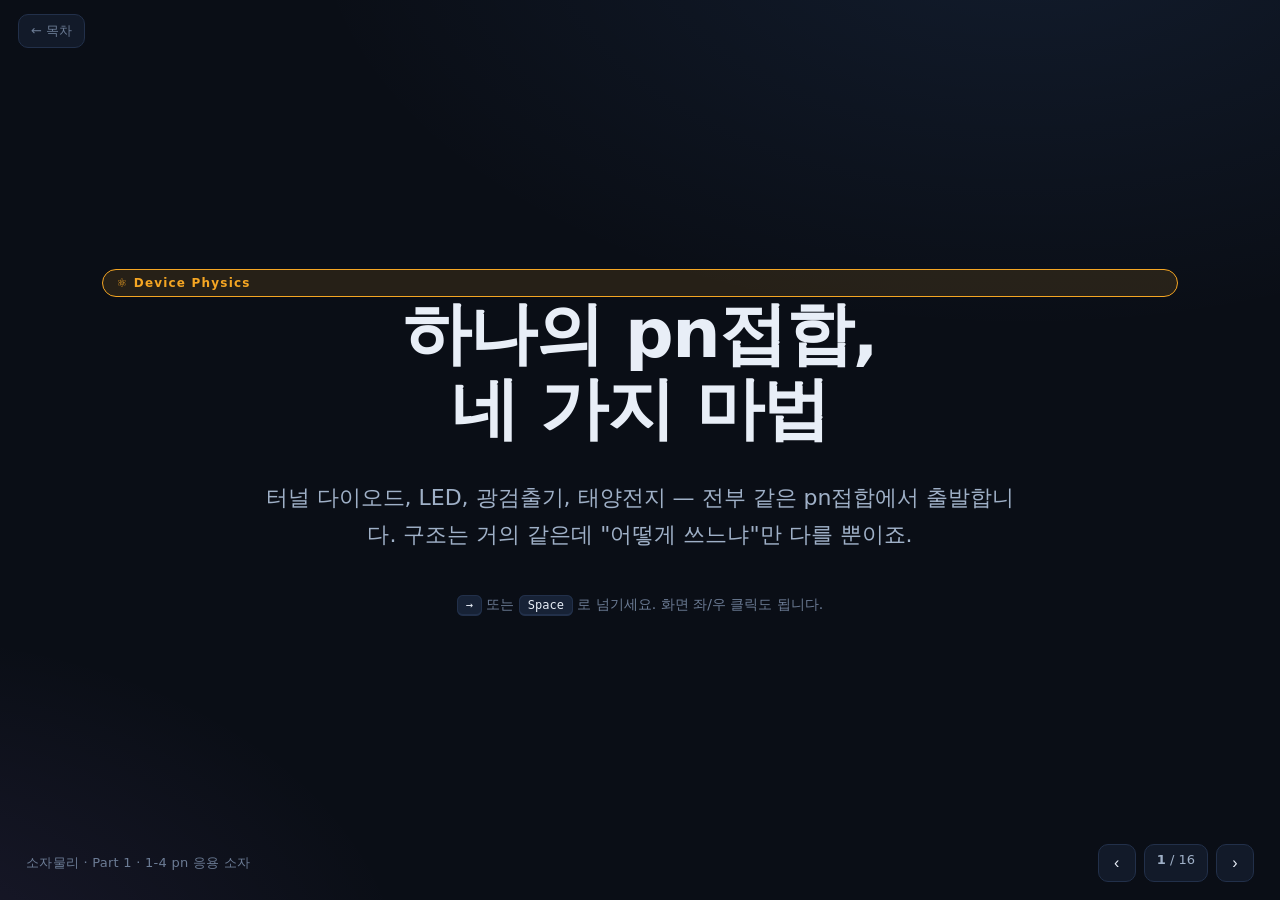
<file: chapters/dp1-4.html>
<!doctype html>
<html lang="ko">
<head>
<meta charset="utf-8">
<meta name="viewport" content="width=device-width,initial-scale=1">
<title>소자물리 1-4 · pn 응용 소자</title>
<link rel="stylesheet" href="../assets/style.css">
<link rel="stylesheet" href="../assets/physics.css">
</head>
<body data-title="소자물리 · Part 1 · 1-4 pn 응용 소자">
<div class="deck">

  <!-- 1. 제목 -->
  <section class="slide title-slide">
    <div class="phys-badge">⚛️ Device Physics</div>
    <h1>하나의 pn접합,<br>네 가지 마법</h1>
    <p class="hook">터널 다이오드, LED, 광검출기, 태양전지 — 전부 같은 pn접합에서 출발합니다.
      구조는 거의 같은데 "어떻게 쓰느냐"만 다를 뿐이죠.</p>
    <p class="hint"><kbd>→</kbd> 또는 <kbd>Space</kbd> 로 넘기세요. 화면 좌/우 클릭도 됩니다.</p>
  </section>

  <!-- 2. 무엇을/왜 -->
  <section class="slide">
    <div class="kicker">왜 이걸 배우나</div>
    <h2>pn접합은 부품 하나가 아니라 <span class="hl">플랫폼</span>이다</h2>
    <p class="lead">지난 시간까지 우리는 pn접합이 "한 방향으로만 전류를 흘리는 다이오드"가 된다는 걸 봤습니다.
      그런데 같은 접합을 살짝 비틀거나, 빛을 비추거나, 도핑을 극단으로 밀면
      전혀 다른 소자가 됩니다.</p>
    <div class="keyq mt">
      <p style="margin:0"><strong>이번 챕터 한 줄:</strong> 똑같은 pn접합을
      <span class="hl2">전압을 어떻게 거느냐 / 빛을 받느냐 / 도핑을 얼마나 하느냐</span>로
      터널 다이오드 · LED · 광검출기 · 태양전지로 변신시킨다.</p>
    </div>
    <p class="note mt">교재 본문에는 없는 "응용 맛보기" 파트입니다. 식보다 에너지밴드 그림으로 직관을 잡는 게 목표예요.</p>
  </section>

  <!-- 3. 큰 그림 -->
  <section class="slide">
    <div class="kicker">큰 그림</div>
    <h2>같은 몸체, 다른 사용법</h2>
    <p class="lead">하나의 악기를 어떻게 부느냐에 따라 전혀 다른 소리가 나듯,
      똑같은 pn접합도 "사용 조건"만 바꾸면 완전히 다른 소자가 됩니다.
      하드웨어 몸체(pn접합)는 그대로 두고, 동작 "조건"만 달라지는 거죠.</p>
    <div class="physnote">
      <p style="margin:0">반도체에서 그 "조건"은 딱 세 가지예요 —
      <span class="hl">바이어스 방향</span>(forward/reverse),
      <span class="hl">빛 입사 여부</span>,
      <span class="hl">도핑 농도</span>. 이 셋이 소자의 성격을 결정합니다.</p>
    </div>
    <table class="compare mt">
      <tr><th>소자</th><th>설정 포인트</th><th>핵심 현상</th></tr>
      <tr><td>터널 다이오드</td><td>초고농도 도핑 + 약한 forward</td><td>밴드-투-밴드 터널링 → 음저항</td></tr>
      <tr><td>LED</td><td>forward bias + 직접천이 물질</td><td>전자–홀 재결합 → 발광</td></tr>
      <tr><td>광검출기</td><td>reverse bias + 빛</td><td>빛 흡수 → 전자–홀 생성</td></tr>
      <tr><td>태양전지</td><td>빛만(바이어스 없이도)</td><td>광기전효과 → 전기 생산</td></tr>
    </table>
  </section>

  <!-- 4. 터널 다이오드 도입 -->
  <section class="slide">
    <div class="kicker">소자 1 · 터널 다이오드</div>
    <h2>"막힌 벽을 그냥 통과하는" 전자</h2>
    <p class="lead">터널 다이오드(에사키 다이오드)는 양쪽을 <span class="hl">미친 듯이 진하게</span> 도핑한
      pn접합입니다. 이렇게 도핑하면 반도체가 거의 금속처럼 행동하는
      <strong>축퇴(degenerate)</strong> 상태가 됩니다.</p>
    <div class="grid2">
      <div class="card">
        <h3><span class="ico">🧱</span>축퇴의 결과</h3>
        <p style="margin:0">n형에서는 페르미준위 E<sub>F</sub>가 <span class="hl2">E<sub>c</sub>보다 위</span>로,
        p형에서는 <span class="hl3">E<sub>v</sub>보다 아래</span>로 파고듭니다.
        전자가 이미 전도대를 채우고, 홀이 가전자대를 비운 상태죠.</p>
      </div>
      <div class="physnote">
        <p style="margin:0"><strong>터널링이란?</strong> 양자역학에서 입자는 에너지가 모자라도
        장벽이 <span class="hl">충분히 얇으면</span> 확률적으로 반대편으로 "스며들" 수 있습니다.
        장벽이 두꺼워지면 그 확률은 급격히 떨어집니다.</p>
      </div>
    </div>
    <p class="note mt">에사키는 이 연구로 1973년 노벨 물리학상을 받았습니다.</p>
  </section>

  <!-- 5. 터널 다이오드 평형 밴드 -->
  <section class="slide">
    <div class="kicker">소자 1 · 평형 상태</div>
    <h2>평형: E<sub>F</sub>는 수평, 밴드는 급격히 휘어짐</h2>
    <div class="band">
      <svg viewBox="0 0 620 240" width="620">
        <text x="20" y="22" fill="#9fb0c7" font-size="12">E (에너지) ↑</text>
        <!-- 겹침 구간 음영 띠: n측 E_c 바닥(y≈160) ~ p측 E_v 꼭대기(y≈108) -->
        <rect x="40" y="108" width="540" height="52" fill="#5ee6a0" opacity="0.08"/>
        <!-- E_F : 수평 점선 -->
        <line x1="40" y1="120" x2="580" y2="120" stroke="#5ee6a0" stroke-width="1.5" stroke-dasharray="6 4"/>
        <text x="44" y="114" fill="#5ee6a0" font-size="12">E_F (평형, 수평)</text>
        <!-- 전도대 E_c : p쪽 높고 n쪽 낮음, 좁은 천이 -->
        <path d="M40,70 L290,70 Q310,70 310,135 L310,150 Q310,160 330,160 L580,160" fill="none" stroke="#5b9cff" stroke-width="2.5"/>
        <text x="48" y="62" fill="#5b9cff" font-size="12">E_c</text>
        <!-- 가전자대 E_v -->
        <path d="M40,108 L290,108 Q310,108 310,135 L310,150 Q310,160 330,160 L330,200 L580,200" fill="none" stroke="#b388ff" stroke-width="2.5"/>
        <text x="540" y="195" fill="#b388ff" font-size="12">E_v</text>
        <!-- n쪽 채워진 전자(파랑 밴드 위 E_F 아래) -->
        <rect x="330" y="160" width="250" height="0" fill="none"/>
        <text x="120" y="225" fill="#6c7c95" font-size="12">p형 (초고농도) · E_F &lt; E_v</text>
        <text x="400" y="225" fill="#6c7c95" font-size="12">n형 (초고농도) · E_F &gt; E_c</text>
        <!-- 얇은 장벽 강조 -->
        <line x1="310" y1="60" x2="310" y2="210" stroke="#22304a" stroke-width="1" stroke-dasharray="3 3"/>
        <text x="295" y="50" fill="#f5a623" font-size="11" text-anchor="middle">얇은 공핍층</text>
      </svg>
    </div>
    <div class="physnote mt">
      <p style="margin:0">도핑이 진하면 공핍층(장벽)이 아주 <span class="hl">얇아집니다</span>.
      게다가 p쪽 가전자대와 n쪽 전도대가 에너지축에서 <strong>겹칩니다</strong>(위 그림의 회색 음영 띠).
      이 겹침 구간에서만 같은 에너지의 채운자리(n측 E<sub>c</sub>)↔빈자리(p측 E<sub>v</sub>)가 마주 봐 터널링이 가능합니다.
      얇은 장벽 + 마주 보는 빈자리/채운자리 → 터널링 무대 완성.</p>
    </div>
  </section>

  <!-- 6. 터널 다이오드: 약 forward → 전류 증가 -->
  <section class="slide">
    <div class="kicker">소자 1 · 동작 ①</div>
    <h2>약한 forward: 전자가 옆으로 터널링 → 전류 ↑</h2>
    <div class="grid2">
      <div class="band">
        <svg viewBox="0 0 360 230" width="360">
          <text x="14" y="20" fill="#9fb0c7" font-size="11">E ↑</text>
          <!-- p쪽 밴드 약간 내려감 -->
          <path d="M20,55 L150,55 Q170,55 170,120 L170,135 Q170,145 190,145 L340,145" fill="none" stroke="#5b9cff" stroke-width="2"/>
          <path d="M20,95 L150,95 Q170,95 170,120 L170,135 Q170,145 190,145 L190,185 L340,185" fill="none" stroke="#b388ff" stroke-width="2"/>
          <!-- n쪽 채워진 전자 (전도대 바로 위) -->
          <line x1="190" y1="158" x2="340" y2="158" stroke="#5ee6a0" stroke-width="1.2" stroke-dasharray="4 3"/>
          <!-- 터널링 화살표: n전도대 전자 → p가전자대 빈자리 -->
          <line x1="178" y1="150" x2="158" y2="98" stroke="#f5a623" stroke-width="2"/>
          <polygon points="158,98 156,108 165,103" fill="#f5a623"/>
          <text x="120" y="215" fill="#6c7c95" font-size="11">p형</text>
          <text x="285" y="215" fill="#6c7c95" font-size="11">n형</text>
        </svg>
      </div>
      <div>
        <p>forward를 약간 걸면 p쪽 밴드가 살짝 내려옵니다. 그러면
        <span class="hl2">n쪽 전도대의 채워진 전자</span>가
        <span class="hl3">p쪽 가전자대의 빈자리(홀)</span>와 같은 에너지에서 마주 봅니다.</p>
        <p>장벽은 여전히 얇으니 전자가 옆으로 <span class="hl">터널링</span>합니다.
        걸어준 전압을 키울수록 마주 보는 면적이 늘어 → <strong>전류 증가</strong>.</p>
        <div class="physnote">
          <p style="margin:0">기억할 규칙: 페르미준위 <span class="hl">아래는 전자로 채움</span>,
          <span class="hl">위는 비어 있음</span>. 터널링은 "채운 곳 → 빈 곳"으로만 일어납니다.</p>
        </div>
      </div>
    </div>
  </section>

  <!-- 7. 터널 다이오드: 더 forward → 전류 감소(NDR) -->
  <section class="slide">
    <div class="kicker">소자 1 · 동작 ②</div>
    <h2>더 세게 걸면… 오히려 전류 <span class="hl">감소</span></h2>
    <div class="grid2">
      <div class="band">
        <svg viewBox="0 0 360 230" width="360">
          <text x="14" y="20" fill="#9fb0c7" font-size="11">E ↑</text>
          <!-- p쪽 밴드 더 내려감 → 정렬 어긋남 -->
          <path d="M20,40 L150,40 Q170,40 170,120 L170,140 Q170,150 190,150 L340,150" fill="none" stroke="#5b9cff" stroke-width="2"/>
          <path d="M20,80 L150,80 Q170,80 170,120 L170,140 Q170,150 190,150 L190,190 L340,190" fill="none" stroke="#b388ff" stroke-width="2"/>
          <line x1="190" y1="163" x2="340" y2="163" stroke="#5ee6a0" stroke-width="1.2" stroke-dasharray="4 3"/>
          <!-- n전도대 전자가 이제 p쪽 밴드갭(금지대)과 마주봄 -->
          <text x="60" y="62" fill="#6c7c95" font-size="10">p 밴드갭</text>
          <line x1="178" y1="152" x2="120" y2="100" stroke="#ff7a85" stroke-width="2" stroke-dasharray="4 3"/>
          <text x="108" y="92" fill="#ff7a85" font-size="11">막힘</text>
          <text x="120" y="215" fill="#6c7c95" font-size="11">p형</text>
          <text x="285" y="215" fill="#6c7c95" font-size="11">n형</text>
        </svg>
      </div>
      <div>
        <p>전압을 더 키우면 p쪽 밴드가 더 내려갑니다. 이제 n쪽 전도대 전자가 마주 보는 건
        p쪽 <span class="hl3">가전자대가 아니라 금지대(밴드갭)</span> — 갈 자리가 없습니다.</p>
        <p>핵심은 전자가 갈 빈 상태(겹치는 상태)가 사라지는 것 —
        n쪽 전도대 채운자리와 마주 보는 <span class="hl">p쪽 가전자대 빈자리가 줄어들수록</span>
        터널링이 급감합니다. (공핍폭이 약간 넓어지긴 하나, 지배 원인은 마주 보는 상태의 소멸입니다.)</p>
        <div class="takeaway">
          <p style="margin:0"><strong>전압을 올렸는데 전류가 줄어드는 구간</strong> =
          음의 미분저항(NDR, Negative Differential Resistance).
          dI/dV &lt; 0 이 핵심.</p>
        </div>
      </div>
    </div>
  </section>

  <!-- 8. 터널 다이오드: I-V 전체 + NDR -->
  <section class="slide">
    <div class="kicker">소자 1 · I–V 특성</div>
    <h2>봉우리–골짜기–재상승, 그리고 NDR</h2>
    <div class="grid2">
      <div class="band">
        <svg viewBox="0 0 380 250" width="380">
          <!-- 축 -->
          <line x1="50" y1="210" x2="360" y2="210" stroke="#22304a" stroke-width="1.5"/>
          <line x1="50" y1="30" x2="50" y2="210" stroke="#22304a" stroke-width="1.5"/>
          <text x="330" y="228" fill="#9fb0c7" font-size="12">V (forward)</text>
          <text x="20" y="40" fill="#9fb0c7" font-size="12">I</text>
          <!-- 터널 다이오드 I-V: 상승 → 피크 → 하강(NDR) → 밸리 → 재상승 -->
          <path d="M50,210 C90,120 110,90 130,90 C155,90 165,150 200,175 C235,195 260,180 360,60"
                fill="none" stroke="#f5a623" stroke-width="2.5"/>
          <!-- 피크/밸리 표시 -->
          <circle cx="130" cy="90" r="4" fill="#5ee6a0"/>
          <text x="118" y="80" fill="#5ee6a0" font-size="11">peak</text>
          <circle cx="205" cy="178" r="4" fill="#ff7a85"/>
          <text x="200" y="198" fill="#ff7a85" font-size="11">valley</text>
          <!-- NDR 구간 음영 표시 -->
          <text x="150" y="120" fill="#ff7a85" font-size="11">NDR (dI/dV&lt;0)</text>
          <text x="290" y="100" fill="#5b9cff" font-size="11">normal diode (diffusion)</text>
        </svg>
      </div>
      <div>
        <p><strong>① 상승</strong> — 약 forward, 터널링 전류 증가 (→ peak).</p>
        <p><strong>② 하강(NDR)</strong> — 정렬이 어긋나며 터널링 막힘, 전류 감소 (→ valley).</p>
        <p><strong>③ 재상승</strong> — 더 키우면 보통 pn 다이오드의 정상 순방향
        <span class="hl2">확산·주입 전류</span>가 살아나(장벽을 열적으로 넘는 성분) 다시 전류가 증가.</p>
        <div class="physnote">
          <p style="margin:0">NDR은 보통의 저항(전압↑→전류↑)과 반대로 동작하기 때문에,
          이 특성을 이용하면 <span class="hl2">발진기(신호를 스스로 떨게 하는 회로)나
          초고속 스위칭</span>처럼 일반 저항으로는 만들 수 없는 회로를 구현할 수 있습니다.</p>
        </div>
      </div>
    </div>
  </section>

  <!-- 9. LED 도입 -->
  <section class="slide">
    <div class="kicker">소자 2 · LED</div>
    <h2>전자가 "떨어지면서" 빛이 된다</h2>
    <p class="lead">LED(Light Emitting Diode)도 그냥 pn접합입니다.
      <span class="hl">forward bias</span>를 걸면 빛이 나옵니다.</p>
    <div class="grid2">
      <div class="band">
        <svg viewBox="0 0 380 220" width="380">
          <text x="14" y="20" fill="#9fb0c7" font-size="11">E ↑</text>
          <!-- forward: 장벽 낮아짐, 전자 주입 -->
          <path d="M20,55 L150,55 Q175,55 175,95 L175,100 Q175,110 200,110 L360,110" fill="none" stroke="#5b9cff" stroke-width="2"/>
          <text x="200" y="100" fill="#5b9cff" font-size="11">E_c</text>
          <path d="M20,150 L175,150 Q175,150 175,120 Q175,110 200,110 L200,160 L360,160" fill="none" stroke="#b388ff" stroke-width="2"/>
          <text x="40" y="142" fill="#b388ff" font-size="11">E_v</text>
          <!-- 전자(점) 전도대, 홀(원) 가전자대 -->
          <circle cx="120" cy="55" r="4" fill="#5ee6a0"/>
          <!-- 재결합 화살표 (전자가 떨어짐) -->
          <line x1="120" y1="60" x2="120" y2="146" stroke="#f5a623" stroke-width="2"/>
          <polygon points="120,150 116,140 124,140" fill="#f5a623"/>
          <!-- 광자 방출 -->
          <path d="M126,100 q10,-6 20,0 q10,6 20,0" fill="none" stroke="#ffce6b" stroke-width="2"/>
          <text x="150" y="92" fill="#ffce6b" font-size="11">hν</text>
          <text x="60" y="205" fill="#6c7c95" font-size="11">p형</text>
          <text x="300" y="205" fill="#6c7c95" font-size="11">n형</text>
        </svg>
      </div>
      <div>
        <p>forward를 걸면 내부전위 V<sub>bi</sub>가 낮아져, n쪽 전자와 p쪽 홀이 접합부로
        밀려 들어옵니다. 거기서 만나면 <span class="hl2">전자가 전도대에서 가전자대의 홀로 떨어집니다</span>
        (재결합).</p>
        <p>떨어질 때 잃는 에너지(전도대–가전자대 에너지차 ≈ 밴드갭)는 사라지지 않습니다 —
        <span class="hl">광자(빛)</span>로 튀어나옵니다.</p>
      </div>
    </div>
  </section>

  <!-- 10. LED: 빛의 에너지와 색 -->
  <section class="slide">
    <div class="kicker">소자 2 · 색을 설계하다</div>
    <h2>밴드갭이 곧 색깔이다</h2>
    <div class="eq">E<span class="sub">photon</span> = hν = hc / λ ≈ E<span class="sub">g</span></div>
    <div class="eqcap">방출 광자의 에너지는 거의 밴드갭과 같다 (h: 플랑크 상수, c: 광속, ν: 진동수, λ: 파장).</div>
    <div class="eq">λ ≈ hc / E<span class="sub">g</span>  &nbsp;⇒&nbsp;  λ ∝ 1 / E<span class="sub">g</span></div>
    <div class="eqcap">파장은 밴드갭에 반비례 — 밴드갭이 크면 파장이 짧다(파랑 쪽), 작으면 길다(빨강 쪽).</div>
    <div class="physnote mt">
      <p style="margin:0">실용 어림값: λ(nm) ≈ 1240 / E<sub>g</sub>(eV).
      예) E<sub>g</sub>≈2.0 eV → 약 620 nm(빨강), E<sub>g</sub>≈2.7 eV → 약 460 nm(파랑).
      <strong>밴드갭을 설계하면 원하는 색의 LED</strong>를 만들 수 있다는 뜻입니다.</p>
    </div>
  </section>

  <!-- 11. LED: 직접/간접 천이 + 물질 -->
  <section class="slide">
    <div class="kicker">소자 2 · 왜 실리콘은 안 빛나나</div>
    <h2>직접천이 vs 간접천이</h2>
    <div class="grid2">
      <div class="card">
        <h3><span class="ico">💡</span>직접천이 (direct)</h3>
        <p style="margin:0">전도대 최저점과 가전자대 최고점의 <span class="hl">운동량이 같음</span>.
        전자가 그냥 수직으로 떨어지며 곧장 광자를 냄 → 발광 효율 높음.
        대부분 <strong>화합물 반도체</strong>(GaAs, GaN, InGaN 등).</p>
      </div>
      <div class="card">
        <h3><span class="ico">🚫</span>간접천이 (indirect)</h3>
        <p style="margin:0">두 점의 <span class="hl">운동량이 다름</span>. 떨어지려면 포논(격자진동)의
        도움이 추가로 필요해 확률이 낮음 → 빛 대신 열로 빠짐.
        <strong>실리콘(Si)</strong>이 대표 — 그래서 Si로는 LED를 잘 못 만듭니다.</p>
      </div>
    </div>
    <table class="compare mt">
      <tr><th>물질</th><th>유형</th><th>대략 색</th></tr>
      <tr><td>GaAs / AlGaAs</td><td>직접</td><td>적외선~빨강</td></tr>
      <tr><td>GaP / GaAsP</td><td>간접*(일부 조성만 직접)</td><td>빨강~노랑~초록</td></tr>
      <tr><td>InGaN / GaN</td><td>직접</td><td>초록~파랑~자외선</td></tr>
    </table>
    <p class="note">*GaP는 간접천이(E<sub>g</sub>≈2.26 eV), GaAsP도 P조성 x≳0.45~0.49부터 간접천이.
      이들의 빨강·노랑·초록 발광은 진정한 직접천이가 아니라 질소(N) 등전자(isoelectronic) 재결합 중심으로
      운동량 보존 제약을 우회해 얻은 것.</p>
    <p class="note">화합물 반도체는 광학 특성이 좋지만, 대면적 웨이퍼 제조가 Si보다 어려워 비쌉니다.</p>
  </section>

  <!-- 12. LED: OLED / 마이크로 LED -->
  <section class="slide">
    <div class="kicker">소자 2 · 산업 메모</div>
    <h2>비싼 화합물 vs 저렴한 유기물</h2>
    <div class="grid2">
      <div class="card">
        <h3><span class="ico">🧪</span>OLED (Organic LED)</h3>
        <p style="margin:0">반도체 대신 <span class="hl">유기 화합물</span>을 발광층으로 사용.
        대면적 박막을 싸게 입힐 수 있어 현재 모바일 디스플레이 주류.
        단, 유기물이라 수명·번인에 약점.</p>
      </div>
      <div class="card">
        <h3><span class="ico">📺</span>마이크로 LED</h3>
        <p style="margin:0"><span class="hl2">화합물 반도체</span> 기반의 아주 작은 LED를 촘촘히 배치.
        밝고 수명이 길다는 장점. 가격(소형 화합물 소자를 대량 전사하는 비용)이 관건이라
        기술 개발을 지켜볼 분야.</p>
      </div>
    </div>
    <div class="takeaway mt">
      <p style="margin:0">LED·OLED·마이크로 LED는 표현 방식이 달라도
      뿌리는 모두 <strong>forward bias 건 pn접합의 발광</strong>이다.</p>
    </div>
  </section>

  <!-- 13. 광검출기 & 태양전지 도입 + PIN -->
  <section class="slide">
    <div class="kicker">소자 3·4 · 빛을 전기로</div>
    <h2>이번엔 거꾸로 — 빛을 받아 전류를 만든다</h2>
    <p class="lead">LED가 "전기 → 빛"이라면, 광검출기와 태양전지는
      <span class="hl">"빛 → 전기"</span>. 같은 접합을 반대로 쓰는 셈입니다.</p>
    <div class="band">
      <svg viewBox="0 0 620 230" width="620">
        <text x="20" y="22" fill="#9fb0c7" font-size="12">E ↑</text>
        <!-- p / i / n 구조: 가운데 intrinsic 평탄 경사 -->
        <path d="M40,70 L210,70 L410,140 L580,140" fill="none" stroke="#5b9cff" stroke-width="2.5"/>
        <text x="48" y="62" fill="#5b9cff" font-size="12">E_c</text>
        <path d="M40,110 L210,110 L410,180 L580,180" fill="none" stroke="#b388ff" stroke-width="2.5"/>
        <text x="540" y="200" fill="#b388ff" font-size="12">E_v</text>
        <!-- i 영역 표시 -->
        <line x1="210" y1="55" x2="210" y2="195" stroke="#22304a" stroke-dasharray="3 3"/>
        <line x1="410" y1="55" x2="410" y2="195" stroke="#22304a" stroke-dasharray="3 3"/>
        <text x="120" y="220" fill="#6c7c95" font-size="12">p형</text>
        <text x="290" y="220" fill="#f5a623" font-size="12">intrinsic(i)</text>
        <text x="470" y="220" fill="#6c7c95" font-size="12">n형</text>
        <!-- 입사광 + EHP 생성 -->
        <path d="M300,30 l-10,18 l8,0 l-8,18" fill="none" stroke="#ffce6b" stroke-width="2"/>
        <text x="305" y="40" fill="#ffce6b" font-size="11">hν</text>
        <circle cx="305" cy="105" r="4" fill="#5ee6a0"/><text x="312" y="102" fill="#5ee6a0" font-size="10">e⁻</text>
        <circle cx="305" cy="150" r="4" fill="none" stroke="#ff7a85" stroke-width="1.5"/><text x="312" y="158" fill="#ff7a85" font-size="10">h⁺</text>
      </svg>
    </div>
    <p class="note mt">p와 n 사이에 진성(intrinsic) 층을 넣은 <strong>PIN 구조</strong>를 자주 씁니다 —
      빛을 흡수하는 공핍 영역을 넓혀 효율을 높이려는 것. 지금은 일반 pn으로 생각해도 OK.</p>
  </section>

  <!-- 14. 광검출기 vs 태양전지 -->
  <section class="slide">
    <div class="kicker">소자 3·4 · 같은 원리, 다른 목적</div>
    <h2>EHP가 흩어지면 전류가 흐른다</h2>
    <p>빛이 공핍 영역에 들어오면 광자가 가전자대 전자를 전도대로 올려
      <span class="hl">전자–홀 쌍(EHP)</span>을 만듭니다. 접합부의 내장 전기장이
      <span class="hl2">전자는 n쪽으로, 홀은 p쪽으로</span> 쓸어 보내 전류가 생깁니다.</p>
    <div class="grid2">
      <div class="card">
        <h3><span class="ico">📷</span>광검출기 (Photodetector)</h3>
        <p style="margin:0"><span class="hl3">reverse bias</span>를 걸어 둠.
        빛이 오면 전류↑, 안 오면 전류 거의 0 → 빛의 <strong>유무·세기를 "감지"</strong>.
        카메라 센서, 광통신 수신기 등.</p>
      </div>
      <div class="card">
        <h3><span class="ico">🔋</span>태양전지 (Solar Cell)</h3>
        <p style="margin:0">외부 바이어스 없이 빛만 받아도 EHP가 분리돼
        <strong>전압·전류를 스스로 만듦</strong>(광기전효과, photovoltaic).
        그 전기를 모아 에너지원으로 사용.</p>
      </div>
    </div>
    <div class="physnote mt">
      <p style="margin:0">둘의 코어는 같다: <strong>공핍 영역의 빛 흡수 → EHP 생성 → 전기장으로 분리</strong>.
      "감지하려고 쓰면" 광검출기, "전력을 얻으려고 쓰면" 태양전지일 뿐.</p>
    </div>
  </section>

  <!-- 15. Q&A 이해 점검 -->
  <section class="slide">
    <div class="kicker">이해 점검</div>
    <h2>스스로 답해 보기</h2>
    <div class="qa">
      <div class="q">터널 다이오드에서 NDR(음의 미분저항)이 나타나는 이유는?</div>
      <div class="a">forward를 키우면 처음엔 n쪽 전도대 전자와 p쪽 가전자대 빈자리가 정렬돼 터널링 전류가 늘지만,
      더 키우면 전자가 마주 보는 곳이 p쪽 밴드갭(금지대)이 되어 갈 수 있는 빈 상태가 사라져 터널링이 급감합니다.
      그래서 전압↑인데 전류↓ — dI/dV &lt; 0.</div>
    </div>
    <div class="qa">
      <div class="q">실리콘으로는 왜 효율 좋은 LED를 만들기 어려운가?</div>
      <div class="a">Si는 간접천이 물질이라 전자가 떨어질 때 운동량 차이를 메울 포논이 추가로 필요해
      발광 확률이 낮습니다. 직접천이인 GaAs·GaN 같은 화합물 반도체가 광학적으로 유리합니다.</div>
    </div>
    <div class="qa">
      <div class="q">광검출기와 태양전지는 무엇이 같고 무엇이 다른가?</div>
      <div class="a">같은 점: 공핍 영역에서 빛이 EHP를 만들고 전기장이 이를 분리해 전류를 만든다.
      다른 점: 광검출기는 reverse bias로 빛을 "감지", 태양전지는 바이어스 없이 빛으로 "전력 생산"(광기전효과).</div>
    </div>
  </section>

  <!-- 16. 요약 -->
  <section class="slide">
    <div class="kicker">한 장 정리</div>
    <h2>pn접합 하나로 네 가지 소자</h2>
    <table class="compare">
      <tr><th>소자</th><th>설정</th><th>핵심 물리</th><th>방향</th></tr>
      <tr><td>터널 다이오드</td><td>초고농도 + 약 forward</td><td>밴드-투-밴드 터널링, NDR</td><td>전기→전기(특이 I–V)</td></tr>
      <tr><td>LED</td><td>forward + 직접천이</td><td>전자–홀 재결합 발광, λ∝1/E<sub>g</sub></td><td>전기→빛</td></tr>
      <tr><td>광검출기</td><td>reverse + 빛</td><td>빛 흡수→EHP 생성·분리</td><td>빛→전기(감지)</td></tr>
      <tr><td>태양전지</td><td>빛(무바이어스 가능)</td><td>광기전효과</td><td>빛→전기(발전)</td></tr>
    </table>
    <div class="takeaway mt">
      <p style="margin:0">에너지밴드 다이어그램만 제대로 읽으면, 식을 외우지 않아도
      소자의 동작과 I–V 특성을 <strong>예측하고 설계</strong>할 수 있다 — 이게 이번 챕터의 진짜 교훈.</p>
    </div>
    <p class="note mt">다음 → 이제 pn접합에 전압을 걸었을 때 <strong>전류가 정확히 얼마나 흐르는지</strong>
      예측하는 다이오드 전류식(이상 다이오드 방정식)을 유도합니다.</p>
  </section>

</div>
<script src="../assets/slides.js"></script>
</body>
</html>
</file>
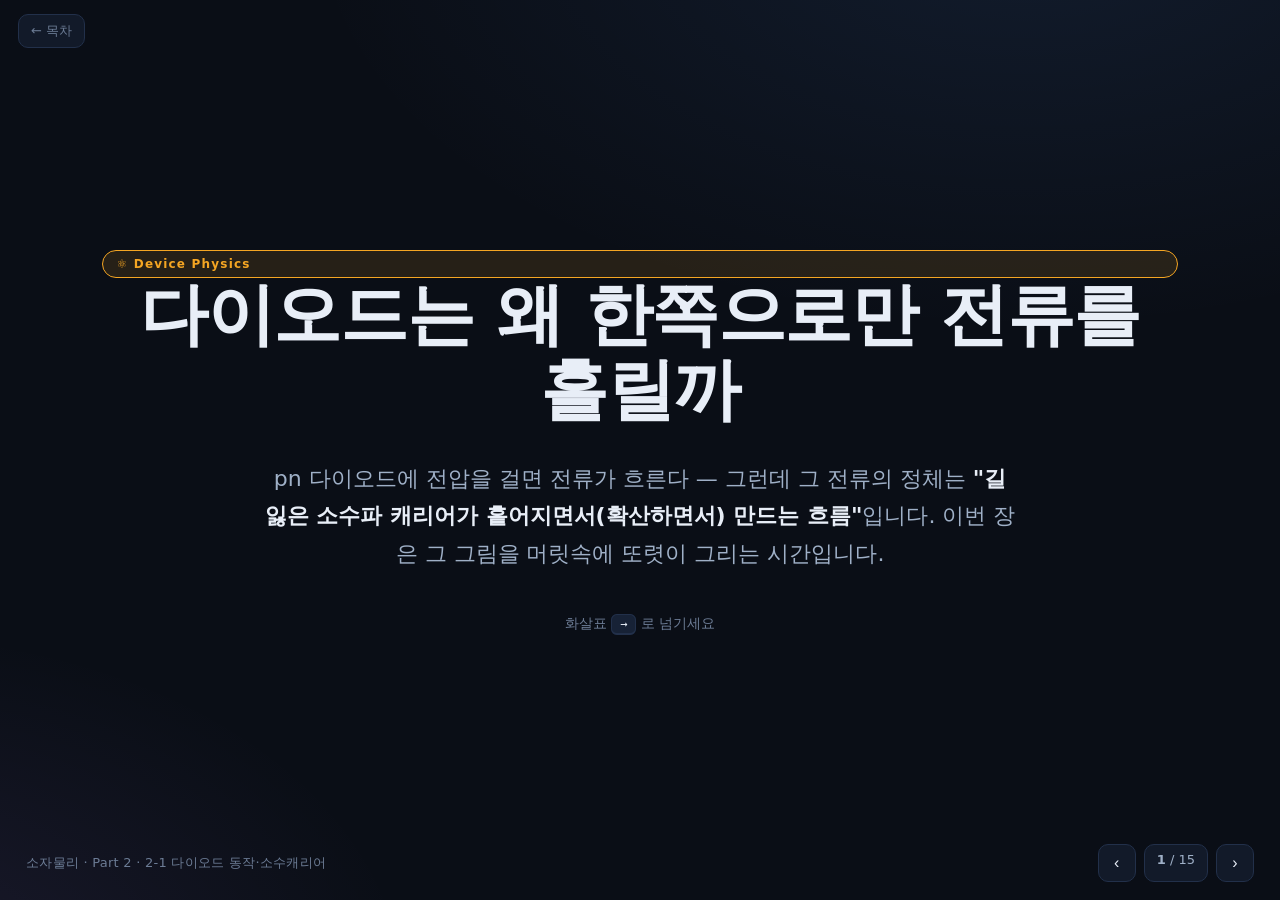
<file: chapters/dp2-1.html>
<!doctype html>
<html lang="ko">
<head>
<meta charset="utf-8">
<meta name="viewport" content="width=device-width,initial-scale=1">
<title>소자물리 2-1 · 다이오드 동작·소수캐리어</title>
<link rel="stylesheet" href="../assets/style.css">
<link rel="stylesheet" href="../assets/physics.css">
</head>
<body data-title="소자물리 · Part 2 · 2-1 다이오드 동작·소수캐리어">
<div class="deck">

  <!-- 1. 제목 -->
  <section class="slide title-slide">
    <div class="phys-badge">⚛️ Device Physics</div>
    <h1>다이오드는 왜 한쪽으로만 전류를 흘릴까</h1>
    <p class="hook">pn 다이오드에 전압을 걸면 전류가 흐른다 — 그런데 그 전류의 정체는 <strong>"길 잃은 소수파 캐리어가 흩어지면서(확산하면서) 만드는 흐름"</strong>입니다. 이번 장은 그 그림을 머릿속에 또렷이 그리는 시간입니다.</p>
    <p class="hint">화살표 <kbd>→</kbd> 로 넘기세요</p>
  </section>

  <!-- 2. 무엇을 -->
  <section class="slide">
    <span class="kicker">이번 장의 목표</span>
    <h2>전류의 공식을 외우기 전에, "그림"부터</h2>
    <p class="lead">앞으로 다이오드 전류식 I = I<span class="sub">s</span>(e<span class="sup">qV/kT</span> − 1) 을 유도할 텐데, 그 전에 반드시 알아야 할 세 가지가 있습니다.</p>
    <div class="keyq">
      <p style="margin:0"><strong>이 장에서 답할 질문</strong></p>
      <ol style="margin:10px 0 0;line-height:1.9">
        <li>다이오드를 풀 때 우리는 <span class="hl">어떤 단순화 가정</span> 위에 서 있는가?</li>
        <li>순방향 전압이 걸리면 <span class="hl2">소수 캐리어</span>는 어디로, 얼마나 들어가는가?</li>
        <li>그 캐리어 분포는 위치에 따라 <span class="hl3">왜 지수적으로 감소</span>하는가? (→ 확산 길이)</li>
      </ol>
    </div>
    <p class="note">결론 미리보기: 다이오드 전류는 <strong>소수 캐리어의 확산</strong>으로 결정됩니다. 이 한 문장이 이번 장의 전부예요.</p>
  </section>

  <!-- 3. 복습: 바이어스와 밴드 -->
  <section class="slide">
    <span class="kicker">5초 복습</span>
    <h2>전압을 걸면 밴드가 휜다 — 평형 → 순방향</h2>
    <p>평형에서 pn 접합은 내부전위(built-in potential)가 만든 <strong>언덕</strong>을 가지고 있습니다. 전압을 걸면 이 언덕의 높이가 바뀝니다.</p>
    <div class="band"><svg viewBox="0 0 600 230" width="600">
      <text x="20" y="18" fill="#9fb0c7" font-size="12">E (에너지) ↑</text>
      <!-- 평형 E_F (수평) -->
      <line x1="40" y1="120" x2="560" y2="120" stroke="#5ee6a0" stroke-width="1.5" stroke-dasharray="5 4"/>
      <text x="46" y="114" fill="#5ee6a0" font-size="12">E_F (평형: 수평)</text>
      <!-- E_c : p쪽 높고 n쪽 낮음, 접합부 휘어짐 -->
      <path d="M40,35 L230,35 Q300,35 300,70 Q300,105 370,105 L560,105" fill="none" stroke="#5b9cff" stroke-width="2.5"/>
      <text x="50" y="62" fill="#5b9cff" font-size="12">E_c</text>
      <!-- E_v -->
      <path d="M40,135 L230,135 Q300,135 300,170 Q300,205 370,205 L560,205" fill="none" stroke="#b388ff" stroke-width="2.5"/>
      <text x="50" y="186" fill="#b388ff" font-size="12">E_v</text>
      <text x="120" y="222" fill="#6c7c95" font-size="12">p형 (밴드 높음)</text>
      <text x="430" y="222" fill="#6c7c95" font-size="12">n형 (밴드 낮음)</text>
    </svg></div>
    <ul>
      <li><strong>순방향(forward)</strong>: p쪽에 +전압 → p쪽 밴드가 <span class="hl">아래로</span> 내려감 → 언덕(=장벽)이 <span class="hl">낮아짐</span> → 캐리어가 쉽게 넘어감 → 전류 흐름.</li>
      <li><strong>역방향(reverse)</strong>: p쪽에 −전압 → 언덕이 <span class="dim">더 높아짐</span> → 거의 막힘.</li>
    </ul>
    <div class="physnote">밴드 방향 헷갈림 방지: 전자는 "밴드 다이어그램에서 아래로" 굴러가려 하고, 홀은 "위로 떠오르려" 합니다. 순방향에서 언덕이 낮아지면 양쪽 다 반대편으로 쉽게 굴러갑니다.</div>
  </section>

  <!-- 4. 핵심 가정 1: 전압은 전부 공핍층에 -->
  <section class="slide">
    <span class="kicker">해석 가정 ①</span>
    <h2>"외부 전압은 전부 공핍층에만 걸린다"</h2>
    <p class="lead">이게 모든 유도의 출발점입니다. 다이오드를 세 구역으로 나눠 보세요.</p>
    <div class="flow" style="margin:18px 0">
      <div class="box">p형 중성영역</div>
      <span class="arrow">│</span>
      <div class="box on">공핍층<br>(depletion)</div>
      <span class="arrow">│</span>
      <div class="box">n형 중성영역</div>
    </div>
    <ul>
      <li>가해준 전압 V는 <span class="hl">100% 공핍층</span>에서 소모된다고 본다 → 내부전위가 (V<span class="sub">bi</span> − V<span class="sub">a</span>)로 바뀜.</li>
      <li>따라서 양쪽 <strong>중성영역</strong>에서는 전기장 E ≈ 0, 전위 ≈ 0 으로 간주.</li>
    </ul>
    <div class="physnote">중성영역에 E-field가 0이라는 건, 그 구역에서 캐리어를 미는 "전기적 추진력"이 없다는 뜻입니다. 그럼 캐리어는 무엇으로 움직일까요? <strong>오직 농도 차이 = 확산(diffusion)뿐</strong>입니다. 이 가정 덕분에 중성영역 문제가 "확산 단 하나"로 깔끔히 줄어듭니다. 여러 요인을 한꺼번에 따질 필요 없이, 나머지 효과를 모두 0으로 꺼 두고 확산이라는 한 가지 원인만 남겨 두는 셈이에요.</div>
  </section>

  <!-- 5. 나머지 가정들 -->
  <section class="slide">
    <span class="kicker">해석 가정 ②~⑥</span>
    <h2>이상(ideal) 다이오드를 만드는 약속들</h2>
    <table class="compare">
      <tr><td>비축퇴(non-degenerate)</td><td>도핑이 과하지 않아 페르미준위가 밴드 안. <strong>볼츠만 근사</strong>(E−E<span class="sub">F</span> ≫ kT)가 성립 → 캐리어 농도식을 쓸 수 있음.</td></tr>
      <tr><td>계단형 접합(step)</td><td>p쪽·n쪽 도핑이 위치에 무관하게 <strong>균일</strong>. 경계에서 뚝 끊김.</td></tr>
      <tr><td>공핍 근사</td><td>공핍층과 중성영역의 경계가 칼처럼 딱 나뉜다고 봄. 공핍층 안에만 E-field가 존재.</td></tr>
      <tr><td>저준위 주입(low-level)</td><td>주입된 잉여(excess) 캐리어 양이 <strong>다수 캐리어보다 훨씬 적음</strong> → 다수 캐리어 농도는 거의 안 변함.</td></tr>
      <tr><td>공핍층 G/R 무시</td><td>공핍층을 건너는 동안 재결합(R)·생성(G)이 없다고 가정 (단순화용).</td></tr>
      <tr><td>정상상태(steady-state)</td><td>충분히 시간이 흘러 ∂/∂t = 0. 시간에 따른 변화 없음.</td></tr>
    </table>
    <p class="note">실제론 다 일어나는 일이지만, 일단 끄고 시작합니다. 핵심 메커니즘을 먼저 보기 위해서요.</p>
  </section>

  <!-- 6. 볼츠만 근사 직관 -->
  <section class="slide">
    <span class="kicker">가정 보강</span>
    <h2>왜 "비축퇴 = 볼츠만 근사"인가</h2>
    <p>캐리어 농도는 <strong>상태밀도(DOS) × 채워질 확률(페르미-디랙)</strong> 을 밴드 전체에 적분해 구합니다. 그런데 페르미-디랙 함수는 손으로 적분하기 까다롭죠.</p>
    <div class="eq">f(E) = 1 / ( 1 + e<span class="sup">(E−E_F)/kT</span> )  &nbsp;&nbsp;≈&nbsp;&nbsp; e<span class="sup">−(E−E_F)/kT</span></div>
    <div class="eqcap">E − E<span class="sub">F</span> 가 kT보다 충분히 클 때, 분모의 1을 무시 → 깔끔한 지수함수로 근사.</div>
    <div class="physnote">전도대(E<span class="sub">c</span>)는 페르미준위보다 한참 위에 있으니, 정작 전자가 채우는 영역에서는 이 근사 오차가 거의 없습니다. <strong>하지만 도핑이 과하면(축퇴) E<span class="sub">F</span>가 E<span class="sub">c</span>에 바짝 붙어</strong> 근사가 깨지고, 우리가 쓰는 농도식 자체가 못 쓰게 됩니다. 그래서 "비축퇴만 다룬다 = 볼츠만 근사를 쓴다"가 같은 말이에요.</div>
  </section>

  <!-- 7. 가정의 결과: J 일정 -->
  <section class="slide">
    <span class="kicker">가정에서 나오는 결론</span>
    <h2>연속 방정식 → 전류는 어디서나 일정</h2>
    <p>연속 방정식은 "어떤 지점에서 캐리어가 시간·공간에 따라 어떻게 변하는가"를 적은 식입니다.</p>
    <div class="eq">∂n/∂t = (1/q)·(∂J<span class="sub">n</span>/∂x) + G − R</div>
    <div class="eqcap">①플럭스 변화 ②생성 G ③재결합 R</div>
    <p>공핍층에 가정을 적용하면:</p>
    <ul>
      <li>정상상태 → <span class="hl">∂n/∂t = 0</span></li>
      <li>공핍층 G/R 무시 → <span class="hl">G − R = 0</span></li>
      <li>남는 건 ∂J<span class="sub">n</span>/∂x = 0 → <strong>J<span class="sub">n</span>, J<span class="sub">p</span> 가 공핍층 안에서 위치에 무관하게 일정</strong></li>
    </ul>
    <div class="takeaway">전류는 다이오드를 <strong>관통</strong>해 흐르므로, 한 줄로 직렬 연결된 회로처럼 전체에서 같은 J<span class="sub">total</span> = J<span class="sub">n</span> + J<span class="sub">p</span> 값을 가집니다. 그래서 J<span class="sub">n</span> 하나만 알면 J<span class="sub">p</span> = J<span class="sub">total</span> − J<span class="sub">n</span> 으로 나머지가 자동 결정됩니다.</div>
  </section>

  <!-- 8. 표기법 -->
  <section class="slide">
    <span class="kicker">기호 약속</span>
    <h2>n<span class="sub">n0</span>, p<span class="sub">n0</span>… 첨자 읽는 법</h2>
    <p>앞으로 캐리어를 부를 때 첨자 두 개를 씁니다. 규칙만 익히면 헷갈리지 않아요.</p>
    <div class="card">
      <h3><span class="ico">🔤</span> 읽는 순서</h3>
      <p style="margin-top:10px"><code>n</code> / <code>p</code> = 전자냐 홀이냐 &nbsp;·&nbsp; <span class="hl2">가운데 작은 첨자</span> = 어느 영역(n형/p형)이냐 &nbsp;·&nbsp; <span class="hl3">끝의 0</span> = 평형(thermal equilibrium)이냐.</p>
    </div>
    <table class="compare" style="margin-top:14px">
      <tr><td>n<span class="sub">n0</span></td><td>n형의, 평형 전자농도 = <strong>다수 캐리어</strong> ≈ N<span class="sub">D</span></td></tr>
      <tr><td>p<span class="sub">p0</span></td><td>p형의, 평형 홀농도 = <strong>다수 캐리어</strong> ≈ N<span class="sub">A</span></td></tr>
      <tr><td>n<span class="sub">p0</span></td><td>p형의, 평형 전자농도 = <strong>소수 캐리어</strong> (작음)</td></tr>
      <tr><td>p<span class="sub">n0</span></td><td>n형의, 평형 홀농도 = <strong>소수 캐리어</strong> (작음)</td></tr>
      <tr><td>n<span class="sub">p</span> (0 없음)</td><td>p형의 <strong>비평형</strong> 전자농도 = 평형값 + 주입된 잉여분</td></tr>
    </table>
    <p class="note">질량작용법칙: 평형에서 n<span class="sub">n0</span>·p<span class="sub">n0</span> = n<span class="sub">p0</span>·p<span class="sub">p0</span> = n<span class="sub">i</span><span class="sup">2</span>. 소수 캐리어가 작은 이유가 여기 있습니다.</p>
  </section>

  <!-- 9. 주입 -->
  <section class="slide">
    <span class="kicker">핵심 그림 ①</span>
    <h2>순방향 = 소수 캐리어를 "건너편에 쏟아붓기"</h2>
    <p>순방향에서 장벽이 낮아지면, n형의 전자가 p형으로, p형의 홀이 n형으로 건너갑니다. 건너간 쪽에서 그들은 무엇일까요?</p>
    <div class="analogy">n형의 전자는 자기 동네에선 다수파지만, <strong>p형으로 건너가는 순간 소수파(minority)</strong>가 됩니다. 마치 모국에선 다수 민족이던 사람이 이민 가면 소수 집단이 되는 것과 같아요. 다이오드 전류의 주인공은 바로 이 "건너간 손님" — <span class="hl">잉여 소수 캐리어(excess minority carrier)</span> 입니다.</div>
    <ul>
      <li>p형 중성영역: 평형 전자 n<span class="sub">p0</span> 위에, 주입된 전자가 더해짐 → <span class="hl2">Δn<span class="sub">p</span> = n<span class="sub">p</span> − n<span class="sub">p0</span></span> (잉여분).</li>
      <li>n형 중성영역: 평형 홀 p<span class="sub">n0</span> 위에, 주입된 홀이 더해짐 → <span class="hl2">Δp<span class="sub">n</span> = p<span class="sub">n</span> − p<span class="sub">n0</span></span>.</li>
      <li>저준위 주입이므로 다수 캐리어 농도(N<span class="sub">A</span>, N<span class="sub">D</span>)는 거의 그대로.</li>
    </ul>
    <p class="note">"잉여(excess)"는 평형 대비 늘어난 양을 뜻합니다. 우리가 풀어야 할 미지수가 바로 이 Δ값들이에요.</p>
  </section>

  <!-- 10. 분포: 지수 감쇠 -->
  <section class="slide">
    <span class="kicker">핵심 그림 ②</span>
    <h2>주입된 캐리어는 들어갈수록 사라진다</h2>
    <p>건너온 전자는 경계(공핍층 가장자리)에서 <strong>가장 많고</strong>, 안쪽으로 들어갈수록 줄어듭니다. 왜냐하면:</p>
    <div class="flow" style="margin:16px 0">
      <div class="box on">경계: 잉여 ↑↑</div>
      <span class="arrow">→</span>
      <div class="box">확산으로 안으로</div>
      <span class="arrow">→</span>
      <div class="box">홀과 재결합</div>
      <span class="arrow">→</span>
      <div class="box">소멸</div>
    </div>
    <div class="band"><svg viewBox="0 0 600 220" width="600">
      <text x="20" y="16" fill="#9fb0c7" font-size="12">Δn (잉여 전자농도) ↑</text>
      <!-- 축 -->
      <line x1="60" y1="180" x2="560" y2="180" stroke="#22304a" stroke-width="1.5"/>
      <line x1="60" y1="40" x2="60" y2="180" stroke="#22304a" stroke-width="1.5"/>
      <!-- 지수 감쇠 곡선 -->
      <path d="M60,55 C160,120 260,160 560,176" fill="none" stroke="#5b9cff" stroke-width="2.5"/>
      <!-- 경계값 점선 -->
      <line x1="60" y1="55" x2="60" y2="180" stroke="#5b9cff" stroke-width="1" stroke-dasharray="3 3"/>
      <text x="68" y="50" fill="#5b9cff" font-size="12">Δn(0): 경계 최댓값</text>
      <line x1="60" y1="176" x2="560" y2="176" stroke="#5ee6a0" stroke-width="1" stroke-dasharray="4 4"/>
      <text x="430" y="170" fill="#5ee6a0" font-size="12">→ 0 (평형 복귀)</text>
      <text x="55" y="198" fill="#6c7c95" font-size="12">공핍층 가장자리 (x=0)</text>
      <text x="470" y="198" fill="#6c7c95" font-size="12">중성영역 깊숙이 →</text>
    </svg></div>
    <p>확산은 "농도 높은 곳 → 낮은 곳"으로 캐리어를 퍼뜨립니다. 안으로 가던 전자는 p형의 풍부한 홀과 만나 재결합해 소멸 → 농도가 점점 떨어지다 결국 평형값(Δn = 0)으로 수렴.</p>
  </section>

  <!-- 11. 수식: 미분방정식과 지수해 -->
  <section class="slide">
    <span class="kicker">정량화</span>
    <h2>왜 "지수함수"인가 — 연속 방정식이 답한다</h2>
    <p>중성영역엔 E-field가 없으니 확산만 남습니다. 정상상태에서 잉여 전자에 대한 연속 방정식을 정리하면:</p>
    <div class="eq">D<span class="sub">n</span> · ( d<span class="sup">2</span>Δn<span class="sub">p</span> / dx<span class="sup">2</span> ) − ( Δn<span class="sub">p</span> / τ<span class="sub">n</span> ) = 0</div>
    <div class="eqcap">① 확산항 (D<span class="sub">n</span>: 확산계수) &nbsp; ② 재결합항 (τ<span class="sub">n</span>: 캐리어 수명)</div>
    <p>양변을 D<span class="sub">n</span>으로 나누면 익숙한 2계 미분방정식이 됩니다.</p>
    <div class="eq">d<span class="sup">2</span>Δn<span class="sub">p</span> / dx<span class="sup">2</span> = Δn<span class="sub">p</span> / L<span class="sub">n</span><span class="sup">2</span> &nbsp;&nbsp;&nbsp; ( L<span class="sub">n</span> = √( D<span class="sub">n</span> · τ<span class="sub">n</span> ) )</div>
    <div class="eqcap">"2계 도함수 = 자기 자신" 꼴 → 해는 지수함수의 조합.</div>
    <div class="physnote">형태가 y″ = y/L² 이면 일반해는 y = A·e<span class="sup">−x/L</span> + B·e<span class="sup">+x/L</span> 입니다. 안으로 들어갈수록(x→∞) 캐리어는 사라져야 하니, 무한대로 커지는 e<span class="sup">+x/L</span> 항은 물리적으로 말이 안 돼서 버립니다(B=0). 남은 상수 A는 경계조건(경계에서의 농도)으로 정하면 끝입니다.</div>
  </section>

  <!-- 12. 확산 길이 -->
  <section class="slide">
    <span class="kicker">핵심 개념</span>
    <h2>확산 길이 L<span class="sub">n</span>: 캐리어가 죽기 전 가는 거리</h2>
    <p>경계조건 두 개 — (1) 경계 x=0 에서 Δn<span class="sub">p</span>(0) = 주입된 값, (2) 멀리서 Δn<span class="sub">p</span>(∞) = 0 — 를 넣으면 깔끔한 지수 감쇠 해가 나옵니다.</p>
    <div class="eq">Δn<span class="sub">p</span>(x) = Δn<span class="sub">p</span>(0) · e<span class="sup">−x / L_n</span></div>
    <div class="eqcap">경계에서 들어간 잉여 전자가, 거리 L<span class="sub">n</span> 마다 e배(≈2.72배)씩 줄어든다.</div>
    <div class="physnote">L<span class="sub">n</span> = √(D<span class="sub">n</span>·τ<span class="sub">n</span>) 의 의미: 확산계수 D(얼마나 빨리 퍼지나) × 수명 τ(재결합 전 평균 생존시간). 둘을 곱해 루트 → <strong>캐리어가 살아 있는 동안 평균적으로 이동하는 거리</strong>(단위: cm). L이 길수록 더 깊이까지 캐리어가 살아 들어갑니다.</div>
    <table class="compare" style="margin-top:12px">
      <tr><td>x = L<span class="sub">n</span> 지점</td><td>잉여 농도가 경계값의 1/e ≈ 37% 로 감소</td></tr>
      <tr><td>x = 3L<span class="sub">n</span></td><td>약 5% — 사실상 거의 소멸</td></tr>
    </table>
    <p class="note">홀도 대칭: n형에서 Δp<span class="sub">n</span>(x) = Δp<span class="sub">n</span>(0)·e<span class="sup">−x/L_p</span>, L<span class="sub">p</span> = √(D<span class="sub">p</span>·τ<span class="sub">p</span>).</p>
  </section>

  <!-- 13. 전류는 기울기 -->
  <section class="slide">
    <span class="kicker">연결고리</span>
    <h2>이 분포가 곧 전류다 — 기울기를 보라</h2>
    <p>확산 전류는 농도의 <strong>기울기(dΔn/dx)</strong>에 비례합니다(픽의 법칙). 지수 분포를 미분하면 그 자체도 지수 꼴이라, 경계 x=0 에서의 기울기가 전류를 결정합니다.</p>
    <div class="eq">J<span class="sub">n,확산</span> = q · D<span class="sub">n</span> · ( dΔn<span class="sub">p</span> / dx ) ∝ Δn<span class="sub">p</span>(0) / L<span class="sub">n</span></div>
    <div class="eqcap">경계에서의 기울기 ∝ (경계 농도)/(확산 길이). 주입이 많을수록, L이 짧을수록 기울기↑ → 전류↑.</div>
    <div class="takeaway">다이오드 전류의 정체 = <strong>공핍층 가장자리로 주입된 소수 캐리어가 만드는 확산 전류</strong>. 다음 장에서 "경계 농도 Δn(0)이 전압 V에 어떻게 달라지나"를 풀면, 그 유명한 지수 I-V 곡선 I = I<span class="sub">s</span>(e<span class="sup">qV/kT</span>−1) 이 자연스레 튀어나옵니다.</div>
  </section>

  <!-- 14. 이해 점검 -->
  <section class="slide">
    <span class="kicker">이해 점검</span>
    <h2>스스로 답해 보세요</h2>
    <div class="qa">
      <div class="q">"외부 전압은 전부 공핍층에 걸린다"는 가정이 왜 그렇게 중요한가요?</div>
      <div class="a">이 가정 덕분에 양쪽 중성영역의 전기장이 0이 됩니다. 그러면 중성영역에서 캐리어를 움직이는 힘은 확산밖에 안 남아, 문제가 "확산 한 가지"로 단순해집니다. 전류식 유도가 가능해지는 출발점이에요.</div>
    </div>
    <div class="qa">
      <div class="q">주입된 잉여 소수 캐리어의 농도가 왜 위치에 따라 지수적으로 줄어들까요?</div>
      <div class="a">중성영역의 연속 방정식이 d²Δn/dx² = Δn/L² 꼴이 되기 때문입니다. 이 미분방정식의 (발산하지 않는) 해가 e<span class="sup">−x/L</span> 입니다. 물리적으로는, 확산으로 안으로 퍼지면서 다수 캐리어와 재결합해 점점 소멸하기 때문이죠.</div>
    </div>
    <div class="qa">
      <div class="q">확산 길이 L = √(Dτ) 가 길다는 것은 무슨 뜻인가요?</div>
      <div class="a">캐리어가 재결합해 죽기 전까지 평균적으로 더 멀리 이동한다는 뜻입니다. 수명 τ가 길거나 확산이 빠를(D 큼)수록 L이 커지고, 잉여 캐리어가 더 깊숙이까지 살아남습니다.</div>
    </div>
  </section>

  <!-- 15. 요약 -->
  <section class="slide">
    <span class="kicker">한 장 요약</span>
    <h2>이 장의 뼈대</h2>
    <ul>
      <li><strong>가정</strong>: 전압은 전부 공핍층에 (중성영역 E=0) · 비축퇴(볼츠만) · 계단형 · 공핍 근사 · 저준위 주입 · 공핍층 G/R 무시 · 정상상태.</li>
      <li><strong>결과</strong>: 연속 방정식에서 공핍층 내 J<span class="sub">n</span>, J<span class="sub">p</span>가 일정 → 전체 전류 J<span class="sub">total</span> 어디서나 동일.</li>
      <li><strong>주입</strong>: 순방향이면 소수 캐리어가 건너편 중성영역으로 주입(Δn<span class="sub">p</span>, Δp<span class="sub">n</span>), 경계에서 최대.</li>
      <li><strong>분포</strong>: Δn(x) = Δn(0)·e<span class="sup">−x/L</span>, 확산 길이 L = √(Dτ) = 캐리어의 평균 생존 이동거리.</li>
      <li><strong>전류</strong>: 경계의 농도 기울기가 곧 확산 전류 → 다이오드 전류는 소수 캐리어 확산이 결정.</li>
    </ul>
    <div class="takeaway">한 문장: <strong>"다이오드 전류 = 공핍층 가장자리로 주입된 소수 캐리어가 지수적으로 감쇠하며 만드는 확산 전류."</strong></div>
    <p class="note">다음 → 2-2: 경계 농도 Δn(0)을 전압 V로 표현(준평형·법칙 of the junction)하고, 합쳐서 이상 다이오드 전류식 I = I<span class="sub">s</span>(e<span class="sup">qV/kT</span> − 1) 을 완성합니다.</p>
  </section>

</div>
<script src="../assets/slides.js"></script>
</body>
</html>
</file>
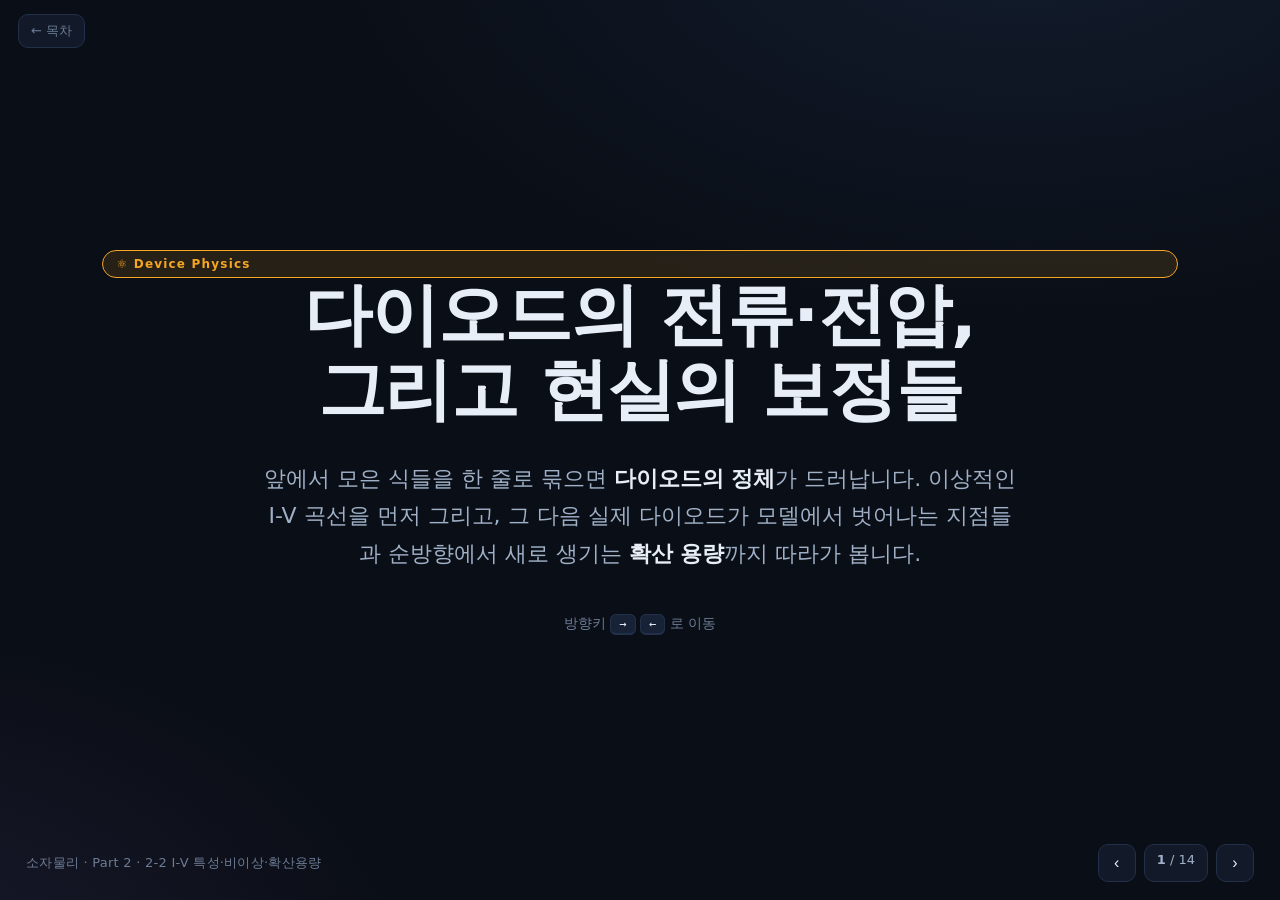
<file: chapters/dp2-2.html>
<!doctype html>
<html lang="ko">
<head>
<meta charset="utf-8">
<meta name="viewport" content="width=device-width,initial-scale=1">
<title>소자물리 2-2 · I-V·비이상·확산용량</title>
<link rel="stylesheet" href="../assets/style.css">
<link rel="stylesheet" href="../assets/physics.css">
</head>
<body data-title="소자물리 · Part 2 · 2-2 I-V 특성·비이상·확산용량">
<div class="deck">

  <!-- 1. 제목 -->
  <section class="slide title-slide">
    <div class="phys-badge">⚛️ Device Physics</div>
    <h1>다이오드의 전류·전압,<br>그리고 현실의 보정들</h1>
    <p class="hook">앞에서 모은 식들을 한 줄로 묶으면 <strong>다이오드의 정체</strong>가 드러납니다.
      이상적인 I-V 곡선을 먼저 그리고, 그 다음 실제 다이오드가 모델에서 벗어나는 지점들과
      순방향에서 새로 생기는 <strong>확산 용량</strong>까지 따라가 봅니다.</p>
    <p class="hint">방향키 <kbd>→</kbd> <kbd>←</kbd> 로 이동</p>
  </section>

  <!-- 2. 한 문장 정의 -->
  <section class="slide">
    <div class="kicker">한 문장으로</div>
    <h2>이상 다이오드 방정식이란?</h2>
    <p class="lead">전압 한 개를 넣으면 전류 한 개가 튀어나오는,
      다이오드의 가장 단순한 입출력 관계식입니다.</p>
    <div class="keyq">
      <p style="margin:0">중성 영역으로 주입된 소수 캐리어의 <strong>확산 전류</strong>를
      접합 양쪽 경계에서 더한 것이 곧 다이오드 전류입니다.
      그 결과가 그 유명한 <span class="hl">지수 함수</span> 형태로 정리됩니다.</p>
    </div>
    <div class="eq">I = <span class="var">I</span><span class="sub">s</span> · ( e<span class="sup">qV/kT</span> − 1 )</div>
    <div class="eqcap">V: 가한 전압 · q: 전하량 · k: 볼츠만 상수 · T: 온도 · I<span class="sub">s</span>: 포화 전류</div>
  </section>

  <!-- 3. 비유 / 직관 -->
  <section class="slide">
    <div class="kicker">직관부터</div>
    <h2>왜 하필 "지수 함수"일까</h2>
    <div class="analogy">
      <p style="margin:0">접합의 <strong>전위 장벽</strong>은 언덕입니다. 순방향 전압을 주면 언덕이 낮아져요.
      그런데 언덕을 넘을 수 있는 캐리어 수는 언덕 높이에 <strong>지수적으로</strong> 민감합니다.
      조금만 낮춰도 넘는 놈이 폭발적으로 늘죠. 그래서 전류가 지수로 치솟습니다.
      이 한 식 안에 두 가지 거동이 함께 들어 있다는 점도 눈여겨보세요 — 순방향에서는 지수적으로 치솟고,
      역방향에서는 작은 값 −I<span class="sub">s</span> 로 가라앉습니다.</p>
    </div>
    <div class="physnote mt">
      열전압 V<span class="sub">t</span> = kT/q 는 상온에서 약 <span class="hl">26&nbsp;mV</span>.
      전압을 V<span class="sub">t</span> 만큼 올릴 때마다 지수 항은 약 e(≈2.7)배가 됩니다.
    </div>
  </section>

  <!-- 4. 식이 어디서 오는가 (확산 전류의 합) -->
  <section class="slide">
    <div class="kicker">식의 출처</div>
    <h2>두 경계에서의 확산 전류를 더한다</h2>
    <p>주입된 소수 캐리어의 농도는 경계에서 가장 높고 안쪽으로 갈수록
      지수적으로 줄어듭니다(<span class="dim">감쇠 길이 = 확산거리 L</span>).
      <strong>기울기 × 확산상수</strong>가 곧 확산 전류이므로, 두 중성 영역의 경계값을 더하면 전체 전류가 됩니다.</p>
    <div class="eq">I = q·A·( <span class="var">D</span><span class="sub">p</span>/L<span class="sub">p</span> · p<span class="sub">n0</span> + <span class="var">D</span><span class="sub">n</span>/L<span class="sub">n</span> · n<span class="sub">p0</span> ) · ( e<span class="sup">qV/kT</span> − 1 )</div>
    <div class="eqcap">앞의 큰 괄호 전체가 포화 전류 I<span class="sub">s</span> 입니다 — 도핑·확산·재결합이 모두 녹아 있음.</div>
    <div class="card">
      <h3><span class="ico">🧩</span> 핵심 논리</h3>
      <p style="margin:0">공핍층 안에서는 전자 전류와 정공 전류가 각각 거의 일정하다고 봤습니다.
        그래서 한쪽 경계의 정공 전류 J<span class="sub">p</span> 와 반대쪽 경계의 전자 전류 J<span class="sub">n</span> 만 구해 더하면
        됩니다. 균일 도핑(스텝 접합)이라 평형 농도는 상수 → 미분에서 사라지고, 깔끔한 식이 남습니다.</p>
    </div>
  </section>

  <!-- 5. I-V 그래프 -->
  <section class="slide">
    <div class="kicker">그래프로 보기</div>
    <h2>이상 I-V 곡선의 모양</h2>
    <div class="band"><svg viewBox="0 0 600 300" width="600">
      <!-- 축 -->
      <line x1="60" y1="160" x2="560" y2="160" stroke="#22304a" stroke-width="1.5"/>
      <line x1="300" y1="40" x2="300" y2="280" stroke="#22304a" stroke-width="1.5"/>
      <text x="540" y="180" fill="#9fb0c7" font-size="12">V</text>
      <text x="310" y="52" fill="#9fb0c7" font-size="12">I</text>
      <!-- 역방향: -Is로 거의 평평 -->
      <path d="M70,172 L250,170 Q290,169 300,160" fill="none" stroke="#5b9cff" stroke-width="2.5"/>
      <text x="95" y="190" fill="#5b9cff" font-size="12">역방향: I ≈ −I_s (포화)</text>
      <!-- 순방향: 지수 급상승 -->
      <path d="M300,160 Q360,158 400,150 Q450,138 480,90 Q495,60 500,48" fill="none" stroke="#f5a623" stroke-width="2.5"/>
      <text x="380" y="120" fill="#f5a623" font-size="12">순방향: 지수 급상승</text>
      <!-- Is 표시 -->
      <line x1="300" y1="160" x2="300" y2="170" stroke="#6c7c95" stroke-width="1"/>
      <text x="225" y="150" fill="#6c7c95" font-size="11">원점 부근에서 1만큼 빼줌</text>
    </svg></div>
    <div class="row mt">
      <div class="card" style="flex:1">
        <h3><span class="ico">➕</span> 순방향 (V&gt;0)</h3>
        <p style="margin:0">e<span class="sup">qV/kT</span> ≫ 1 → 1은 무시. 전류가 지수적으로 증가합니다.</p>
      </div>
      <div class="card" style="flex:1">
        <h3><span class="ico">➖</span> 역방향 (V&lt;0)</h3>
        <p style="margin:0">e<span class="sup">qV/kT</span> → 0 → I ≈ <span class="hl">−I<span class="sub">s</span></span> 로 고정. 그래서 I<span class="sub">s</span>를 <strong>포화 전류</strong>라 부릅니다.</p>
      </div>
    </div>
  </section>

  <!-- 6. 비이상 효과 개요 -->
  <section class="slide">
    <div class="kicker">현실로</div>
    <h2>이상 모델이 놓친 것들</h2>
    <p>위 식은 "수식을 풀 수 있게" 많은 것을 가정한 결과입니다.
      실제 다이오드는 네 군데에서 모델과 어긋납니다.</p>
    <table class="compare">
      <tr><th>효과</th><th>어디서</th><th>전류에 미치는 영향</th></tr>
      <tr><td>고준위 주입</td><td>큰 순방향</td><td>기울기 완만 → 전류가 덜 오름</td></tr>
      <tr><td>공핍층 재결합</td><td>작은 순방향</td><td>전류가 모델보다 작음</td></tr>
      <tr><td>공핍층 생성</td><td>역방향</td><td>−I<span class="sub">s</span>보다 조금 더 흐름(증가)</td></tr>
      <tr><td>직렬 저항</td><td>아주 큰 순방향</td><td>전압이 저항에 먹혀 곡선이 꺾임</td></tr>
    </table>
    <div class="note">이 효과들은 "이상 인자 n"으로 요약되어 기울기를 바꿉니다 — 다음 슬라이드에서.</div>
  </section>

  <!-- 7. 고준위 주입 + 이상 인자 n -->
  <section class="slide">
    <div class="kicker">비이상 ①</div>
    <h2>고준위 주입과 이상 인자 n</h2>
    <p>저준위 주입에서는 "주입된 소수 캐리어 ≪ 다수 캐리어"라서 다수 캐리어 농도를 상수로 봤습니다.
      그런데 순방향이 아주 세지면 주입량이 다수 캐리어에 <strong>맞먹을</strong> 만큼 커집니다.
      그러면 전하중성을 지키기 위해 다수 캐리어 농도도 함께 늘어야 해서 양쪽 농도가 같이 증가합니다(n≈p).
      그 결과 접합 경계의 캐리어 농도가 e<span class="sup">qV/kT</span>가 아니라 e<span class="sup">qV/2kT</span>로만 증가해,
      같은 전압을 더 줘도 전류 증가가 둔해집니다(→ n이 2 쪽으로).
      여기에 더해, 주입이 커지면 준중성영역 자체의 전도도 변조로 그 영역에 전압이 떨어져 접합에 걸리는 유효전압이 줄어듭니다.
      (이 후자의 효과는 슬라이드 10의 직렬저항과는 다른 별개 메커니즘입니다.)</p>
    <div class="eq">I ∝ e<span class="sup">qV/(<span class="var">n</span>·kT)</span><span class="dim"> ,   n: 이상 인자(ideality factor), 1 ≤ n ≤ 2</span></div>
    <div class="eqcap">분모에 n이 끼어들면 지수가 둔해집니다 → 같은 전압에서 전류가 줄어듦.</div>
    <div class="grid2 mt">
      <div class="physnote">
        <p style="margin:0">np 곱에 √ 가 씌워지면서 농도 의존이 e<span class="sup">qV/kT</span> 대신
        e<span class="sup">qV/2kT</span> 처럼 바뀝니다 → 고준위 극단에서 <span class="hl">n → 2</span> 에 가까워집니다.</p>
      </div>
      <div class="card">
        <h3><span class="ico">📈</span> log I–V에서</h3>
        <p style="margin:0">이상 구간은 n=1 (한 데케이드 올리는 데 약 60 mV, 상온). 고준위에서 기울기가 완만해지며
          곡선이 이상선 아래로 휩니다.</p>
      </div>
    </div>
  </section>

  <!-- 8. 공핍층 재결합 (저전압) -->
  <section class="slide">
    <div class="kicker">비이상 ②</div>
    <h2>공핍층 속 재결합 (작은 순방향)</h2>
    <p>이상 모델은 "공핍층 안에서는 생성·재결합이 없다"고 가정했습니다.
      실제로는 접합을 건너던 전자와 정공이 공핍층 안에서 만나 <strong>재결합</strong>해 사라집니다.
      사라진 캐리어는 전류에 기여하지 못하므로, 전류가 모델보다 작아집니다.</p>
    <div class="band"><svg viewBox="0 0 600 200" width="600">
      <text x="20" y="22" fill="#9fb0c7" font-size="12">공핍층(접합부)에서의 재결합</text>
      <rect x="250" y="50" width="100" height="110" fill="rgba(245,166,35,.08)" stroke="#22304a"/>
      <text x="262" y="180" fill="#6c7c95" font-size="11">공핍층 W</text>
      <text x="120" y="180" fill="#6c7c95" font-size="11">p형</text>
      <text x="450" y="180" fill="#6c7c95" font-size="11">n형</text>
      <!-- 전자 → -->
      <line x1="120" y1="90" x2="290" y2="90" stroke="#5b9cff" stroke-width="2" marker-end="url(#a8)"/>
      <text x="120" y="80" fill="#5b9cff" font-size="11">전자 →</text>
      <!-- 정공 ← -->
      <line x1="480" y1="120" x2="310" y2="120" stroke="#b388ff" stroke-width="2" marker-end="url(#a8)"/>
      <text x="430" y="140" fill="#b388ff" font-size="11">← 정공</text>
      <!-- 만나서 소멸 -->
      <text x="288" y="108" fill="#f5a623" font-size="16">✷</text>
      <text x="245" y="44" fill="#f5a623" font-size="11">여기서 만나 소멸</text>
      <defs><marker id="a8" markerWidth="8" markerHeight="8" refX="6" refY="3" orient="auto"><path d="M0,0 L6,3 L0,6 z" fill="#9fb0c7"/></marker></defs>
    </svg></div>
    <div class="physnote">전압이 <span class="hl">낮을수록</span> 건너가는 캐리어 자체가 적어서, 한두 개만 사라져도 비율로는 큰 손실.
      → 저전압 구간에서 두드러지며, 이 구간의 기울기는 <span class="hl">n ≈ 2</span> 로 나타납니다.</div>
  </section>

  <!-- 9. 역방향 생성 전류 -->
  <section class="slide">
    <div class="kicker">비이상 ③</div>
    <h2>역방향의 생성 전류</h2>
    <p>역방향에서는 캐리어가 접합을 막 건너지 않습니다. 대신 공핍층 안에서
      전자–정공 쌍이 <strong>저절로 생성</strong>되고, 공핍층 전계가 생성된 쌍을 곧바로 양쪽으로 끌어내 수집합니다.
      역전압이 커져 공핍폭 W가 넓어질수록 생성이 일어나는 부피가 늘어 전류가 천천히 증가합니다.</p>
    <div class="band"><svg viewBox="0 0 600 200" width="600">
      <text x="20" y="22" fill="#9fb0c7" font-size="12">역방향: 공핍층에서 e⁻·h⁺ 생성 → 드리프트</text>
      <rect x="240" y="50" width="120" height="110" fill="rgba(91,156,255,.08)" stroke="#22304a"/>
      <text x="262" y="180" fill="#6c7c95" font-size="11">넓어진 공핍층</text>
      <text x="120" y="180" fill="#6c7c95" font-size="11">p형</text>
      <text x="460" y="180" fill="#6c7c95" font-size="11">n형</text>
      <!-- 생성 지점 -->
      <text x="293" y="110" fill="#5ee6a0" font-size="16">⚡</text>
      <text x="270" y="44" fill="#5ee6a0" font-size="11">쌍 생성</text>
      <!-- 전자 → n쪽 -->
      <line x1="305" y1="95" x2="470" y2="95" stroke="#5b9cff" stroke-width="2" marker-end="url(#a9)"/>
      <text x="400" y="86" fill="#5b9cff" font-size="11">전자 → n</text>
      <!-- 정공 → p쪽 -->
      <line x1="295" y1="125" x2="130" y2="125" stroke="#b388ff" stroke-width="2" marker-end="url(#a9)"/>
      <text x="150" y="145" fill="#b388ff" font-size="11">정공 → p</text>
      <defs><marker id="a9" markerWidth="8" markerHeight="8" refX="6" refY="3" orient="auto"><path d="M0,0 L6,3 L0,6 z" fill="#9fb0c7"/></marker></defs>
    </svg></div>
    <p>그래서 실제 역방향 전류는 <span class="hl">−I<span class="sub">s</span> 로 평평하게 고정되지 않고</span>,
      역전압이 커질수록(공핍층이 넓어질수록) 생성량이 늘어 <strong>천천히 증가</strong>합니다.
      특히 실리콘에서는 상온에서도 이 생성전류가 확산성 I<span class="sub">s</span>보다 더 커서, 측정되는 역방향 전류의 대부분을 차지하기도 합니다.
      아주 큰 역전압에서는 항복(breakdown)으로 전류가 급증합니다.</p>
  </section>

  <!-- 10. 직렬 저항 + 한 줄 모델 -->
  <section class="slide">
    <div class="kicker">비이상 ④</div>
    <h2>직렬 저항: 큰 순방향에서의 꺾임</h2>
    <p>중성 영역(p, n 벌크)과 금속 접촉은 0 저항이 아닙니다.
      전류가 커지면 이 <strong>직렬 저항 R<span class="sub">s</span></strong> 에 전압이 떨어져,
      정작 접합에 걸리는 전압은 줄어듭니다. 그래서 큰 순방향에서 지수 상승이 꺾여 직선처럼 됩니다.</p>
    <div class="eq">I = <span class="var">I</span><span class="sub">s</span> · ( e<span class="sup">q(V − I·R<span class="sub">s</span>)/nkT</span> − 1 )</div>
    <div class="eqcap">접합 전압 = 가한 전압 − I·R<span class="sub">s</span>. 전류가 클수록 보정항이 커진다.</div>
    <div class="flow mt">
      <span class="box on">저전압<br><span class="dim">재결합(n≈2)</span></span>
      <span class="arrow">→</span>
      <span class="box on">중간<br><span class="dim">이상(n≈1)</span></span>
      <span class="arrow">→</span>
      <span class="box on">고전압<br><span class="dim">고준위·Rₛ로 꺾임</span></span>
    </div>
  </section>

  <!-- 11. 확산 용량 -->
  <section class="slide">
    <div class="kicker">순방향의 용량</div>
    <h2>확산 용량 (diffusion capacitance)</h2>
    <p>역방향에서 다이오드는 공핍층의 고정 전하 때문에 평행판 축전기처럼 보였고,
      이를 <strong>공핍 용량 C<span class="sub">dep</span></strong> 이라 했습니다(역방향이 셀수록 W가 넓어져 감소).
      순방향에서는 전혀 다른 용량이 새로 생깁니다.</p>
    <div class="keyq">
      <p style="margin:0">순방향에서는 건너간 소수 캐리어가 중성 영역에 <strong>저장</strong>됩니다.
      AC 전압을 흔들면 이 저장 전하 Q가 따라서 늘었다 줄었다 합니다.
      "전압 변화에 대한 저장 전하의 변화"가 곧 <span class="hl">확산 용량</span>입니다.</p>
    </div>
    <div class="eq">C<span class="sub">diff</span> = dQ / dV<span class="dim"> ,   Q = ∫ q·Δp(x) dx  (저장된 초과 캐리어 전하)</span></div>
    <div class="eqcap">Q는 중성 영역에 쌓인 초과 정공·전자 전하를 적분한 것 — 평행판 축전기와 달리 전류가 실제로 흐른다.</div>
  </section>

  <!-- 12. 두 용량 비교 + 전체 용량 -->
  <section class="slide">
    <div class="kicker">정리</div>
    <h2>공핍 용량 vs 확산 용량</h2>
    <table class="compare">
      <tr><th></th><th>공핍 용량 C<span class="sub">dep</span></th><th>확산 용량 C<span class="sub">diff</span></th></tr>
      <tr><td>주된 영역</td><td>역방향</td><td>순방향</td></tr>
      <tr><td>전하의 출처</td><td>공핍층 고정 전하</td><td>저장된 소수 캐리어</td></tr>
      <tr><td>전압 의존</td><td>√(V<span class="sub">bi</span> − V)에 반비례 → 감소 (역방향일수록 V&lt;0이라 분모↑ → 감소)</td><td>주입 전류(≈e<span class="sup">qV/kT</span>)에 비례 → 급증</td></tr>
      <tr><td>전류 흐름</td><td>거의 없음(평행판 닮음)</td><td>실제로 흐름</td></tr>
    </table>
    <div class="physnote">두 용량은 다이오드 안에서 <strong>병렬</strong>로 존재합니다. 전체 용량 = C<span class="sub">dep</span> + C<span class="sub">diff</span>.
      역방향에서는 C<span class="sub">dep</span> 가, 순방향에서는 C<span class="sub">diff</span> 가 지배합니다.</div>
    <div class="note mt">다이오드를 순방향에서 역방향으로 빠르게 전환할 때의 속도를 정하는 것도 바로 이 저장 전하입니다.
      순방향으로 켜진 다이오드를 끄려면 저장된 C<span class="sub">diff</span> 전하를 먼저 빼내야 하고, 그 시간이
      <strong>역회복 시간</strong>으로 나타납니다 — 빠르게 켜고 끄는 동작에서 응답을 늦추는 요인입니다.</div>
  </section>

  <!-- 13. 이해 점검 Q&A -->
  <section class="slide">
    <div class="kicker">이해 점검</div>
    <h2>스스로 답해보기</h2>
    <div class="qa">
      <div class="q">역방향에서 전류가 −I<span class="sub">s</span> 로 "포화"하는 이유는?</div>
      <div class="a">지수 항 e<span class="sup">qV/kT</span> 가 0으로 수렴해 식에 −1만 남기 때문입니다.
        그래서 I ≈ −I<span class="sub">s</span> 로 거의 일정. 단, 실제로는 공핍층 생성 전류 때문에 완전히 평평하진 않고 조금 증가합니다.</div>
    </div>
    <div class="qa">
      <div class="q">log I–V 그래프에서 저전압 구간의 기울기가 작아지는(n≈2) 이유는?</div>
      <div class="a">공핍층 안의 재결합이 전압이 낮을수록 비율적으로 크게 작용하기 때문입니다.
        반대로 아주 큰 순방향에서는 고준위 주입과 직렬 저항이 곡선을 다시 꺾어 내립니다.</div>
    </div>
    <div class="qa">
      <div class="q">확산 용량은 평행판 축전기와 무엇이 결정적으로 다른가?</div>
      <div class="a">평행판은 전류가 흐르지 않고 전계만 전달되지만, 확산 용량은 순방향이라 전류가 실제로 흐릅니다.
        "저장된 소수 캐리어 전하의 전압 변화율(dQ/dV)"로 정의되는, 전하 저장 기반의 용량입니다.</div>
    </div>
  </section>

  <!-- 14. 요약 -->
  <section class="slide">
    <div class="kicker">핵심 요약</div>
    <h2>오늘 챙길 것</h2>
    <ul>
      <li>이상 다이오드: <strong>I = I<span class="sub">s</span>(e<span class="sup">qV/kT</span> − 1)</strong> — 순방향 지수 상승, 역방향 −I<span class="sub">s</span> 포화.</li>
      <li>I<span class="sub">s</span> 는 두 중성 영역 경계의 <strong>소수 캐리어 확산 전류</strong>의 합.</li>
      <li>비이상: 고준위 주입·공핍층 재결합·생성·직렬 저항 → <strong>이상 인자 n(1~2)</strong> 으로 요약.</li>
      <li>순방향엔 저장 전하 기반의 <strong>확산 용량</strong>, 역방향엔 <strong>공핍 용량</strong>이 지배.</li>
    </ul>
    <div class="takeaway">
      "I = I<span class="sub">s</span>(e<span class="sup">qV/kT</span>−1)는 소수 캐리어 확산의 합이고,
      n은 재결합·고준위 주입이 그 지수를 둔하게 만든 정도다. 순방향 스위칭 속도는 확산 용량(저장 전하)이 좌우한다."
    </div>
    <div class="note mt">다음 → BJT/MOS로 넘어가기 전, pn 접합을 회로 소자(저항·용량·전류원)로 보는 소신호 모델 →</div>
  </section>

</div>
<script src="../assets/slides.js"></script>
</body>
</html>
</file>
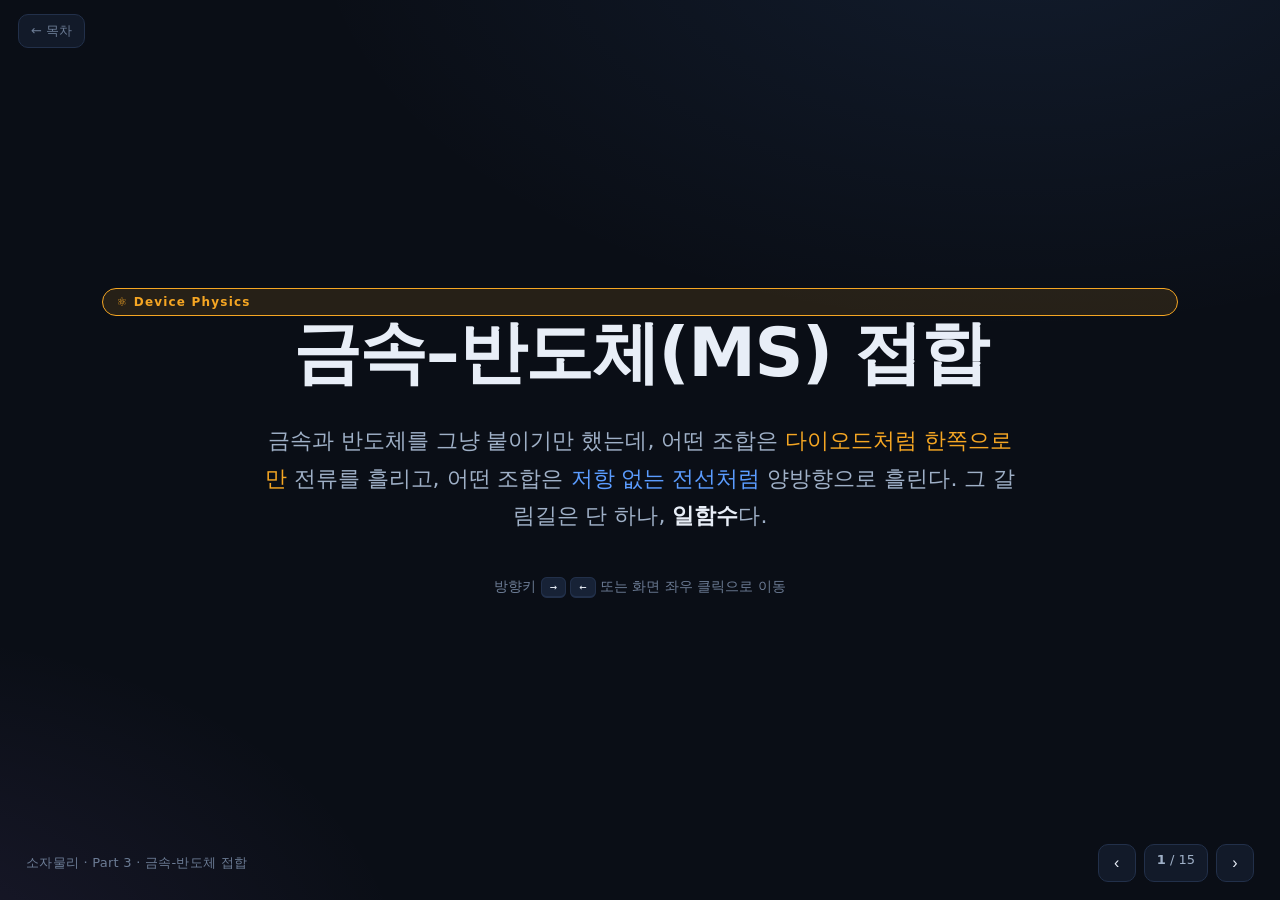
<file: chapters/dp3.html>
<!doctype html>
<html lang="ko">
<head>
<meta charset="utf-8">
<meta name="viewport" content="width=device-width,initial-scale=1">
<title>소자물리 3 · 금속-반도체(MS) 접합</title>
<link rel="stylesheet" href="../assets/style.css">
<link rel="stylesheet" href="../assets/physics.css">
</head>
<body data-title="소자물리 · Part 3 · 금속-반도체 접합">
<div class="deck">

  <!-- 1. 표지 -->
  <section class="slide title-slide">
    <div class="phys-badge">⚛️ Device Physics</div>
    <h1>금속–반도체(MS) 접합</h1>
    <p class="hook">금속과 반도체를 그냥 붙이기만 했는데, 어떤 조합은 <span class="hl">다이오드처럼 한쪽으로만</span> 전류를 흘리고, 어떤 조합은 <span class="hl2">저항 없는 전선처럼</span> 양방향으로 흘린다. 그 갈림길은 단 하나, <strong>일함수</strong>다.</p>
    <p class="hint">방향키 <kbd>→</kbd> <kbd>←</kbd> 또는 화면 좌우 클릭으로 이동</p>
  </section>

  <!-- 2. 무엇을 -->
  <section class="slide">
    <div class="kicker">왜 / 무엇</div>
    <h2>전선을 칩에 어떻게 붙일까?</h2>
    <p class="lead">트랜지스터를 아무리 잘 만들어도, 결국 <strong>금속 배선</strong>을 반도체에 붙여서 전기를 넣고 빼야 한다. 그 <span class="hl">금속–반도체 경계면</span>이 바로 이번 챕터의 주인공이다.</p>
    <div class="keyq mt">
      <p style="margin:0"><strong>MS 접합</strong>이란 금속과 반도체를 붙여 만든 접합이다. (정류성이면 <strong>Schottky 접합</strong>, 비정류성이면 Ohmic 접합으로 갈린다 — 다음 슬라이드) 두 재료의 <span class="hl">일함수 차이</span>에 따라 경계면에 에너지 장벽이 생기고, 이 장벽의 성격이 소자 전체의 동작을 결정한다.</p>
    </div>
    <div class="note mt">
      <p style="margin:0">칩 안에서 소자끼리 신호를 주고받으려면 금속 배선으로 연결해야 한다. 그런데 이 연결 지점이 의도치 않게 <span class="hl2">다이오드</span>가 되어버리면 회로가 망가진다. MS 접합을 이해한다는 건, 이 연결부를 <strong>의도한 대로</strong> 만든다는 뜻이다.</p>
    </div>
  </section>

  <!-- 3. 두 갈래 비유 -->
  <section class="slide">
    <div class="kicker">큰 그림</div>
    <h2>MS 접합은 두 얼굴을 가진다</h2>
    <div class="grid2">
      <div class="card">
        <h3><span class="ico">🚦</span>Schottky 접합 (정류성)</h3>
        <p>순방향에선 전류가 흐르고, 역방향에선 막힌다. pn 다이오드와 <strong>겉모습</strong>은 똑같은 정류(rectifying) 작용. 이걸 소자로 쓰면 <span class="hl">Schottky 다이오드</span>.</p>
      </div>
      <div class="card">
        <h3><span class="ico">🔌</span>Ohmic 접합 (비정류성)</h3>
        <p>전압 극성에 상관없이 양방향으로 전류를 술술 흘린다. 저항 작은 전선처럼 행동. 칩 내부 <span class="hl2">배선 연결점</span>은 전부 이걸로 만들어야 한다.</p>
      </div>
    </div>
    <div class="analogy mt">
      <p style="margin:0">두 동네를 잇는 다리를 떠올려 보자. <strong>Schottky</strong>는 한 방향으로만 차가 넘어갈 수 있는 <span class="hl">언덕 다리</span>(에너지 장벽), <strong>Ohmic</strong>은 양방향 평지 다리다. 같은 재료(금속+반도체)로 만들었는데 무엇이 이 차이를 만들까? → 다음 슬라이드.</p>
    </div>
  </section>

  <!-- 4. 금속과 일함수 복습 -->
  <section class="slide">
    <div class="kicker">준비물</div>
    <h2>먼저, 금속을 어떻게 볼까</h2>
    <ul>
      <li>금속은 <strong>밴드갭이 0</strong>인 물질로 본다. E<span class="sub">c</span>·E<span class="sub">v</span>·E<span class="sub">F</span>가 사실상 한 레벨에 겹쳐 있다 — 자유전자가 어마어마하게 많다.</li>
      <li>그래서 전류를 매우 잘 흘리고, 외부에서 여분의 캐리어(Δn, Δp)가 들어와도 <span class="hl">즉시 재결합</span>되어 사라진다. 금속 안에는 <strong>공핍층도, 여분 캐리어도 없다.</strong></li>
    </ul>
    <div class="keyq mt">
      <p style="margin:6px 0 0"><strong>일함수 φ<span class="sub">M</span></strong> = 전자 하나를 페르미 준위에서 진공준위(vacuum level)까지 빼내는 데 드는 에너지.</p>
      <p style="margin:8px 0 0"><strong>전자친화도 χ</strong> = 반도체의 전도대 E<span class="sub">c</span>에서 진공준위까지의 에너지. (반도체 고유값)</p>
    </div>
    <div class="eq">φ<span class="sub">S</span> = χ + (E<span class="sub">c</span> − E<span class="sub">F</span>)</div>
    <div class="eqcap">반도체의 일함수 — 도핑에 따라 E<span class="sub">F</span>가 움직이므로 φ<span class="sub">S</span>도 변한다. 반면 χ는 고정.</div>
  </section>

  <!-- 5. 갈림길: 일함수 비교 -->
  <section class="slide">
    <div class="kicker">핵심 분기</div>
    <h2>운명을 가르는 한 줄: φ<span class="sub">M</span> vs φ<span class="sub">S</span></h2>
    <p>n형 반도체를 붙인다고 하자. 금속과 반도체의 일함수 대소관계가 접합의 성격을 결정한다.</p>
    <table class="compare">
      <tr><th>조건 (n형 기준)</th><th>경계면에서</th><th>결과</th></tr>
      <tr><td>φ<span class="sub">M</span> &gt; φ<span class="sub">S</span></td><td>전자가 빠져나가 공핍층 형성, 밴드가 위로 휘어 장벽 생성</td><td><span class="pill blue">Schottky · 정류성</span></td></tr>
      <tr><td>φ<span class="sub">M</span> &lt; φ<span class="sub">S</span></td><td>장벽이 없거나 전자가 쌓여 오히려 도와줌</td><td><span class="pill teal">Ohmic · 비정류성</span></td></tr>
    </table>
    <div class="physnote mt">
      <p style="margin:0">왜 일함수가 큰 금속(φ<span class="sub">M</span>&gt;φ<span class="sub">S</span>)일 때 장벽이 생길까? 일함수가 크다는 건 전자를 <strong>더 꽉 붙잡는다</strong>는 뜻. 접합 순간 반도체의 전자가 "더 안정적인" 금속 쪽으로 빠져나가고, 반도체 표면엔 양이온(공핍층)만 남아 밴드가 위로 휜다. 이 휜 언덕이 곧 장벽이다. (p형은 모든 부등호가 반대)</p>
    </div>
  </section>

  <!-- 6. 평형 밴드다이어그램 (Schottky) -->
  <section class="slide">
    <div class="kicker">에너지 밴드 · 평형(0 V)</div>
    <h2>Schottky 접합의 평형 밴드</h2>
    <p>금속(왼쪽)과 n형 반도체(오른쪽), φ<span class="sub">M</span>&gt;φ<span class="sub">S</span>인 경우. 접촉 후 <strong>E<span class="sub">F</span>가 하나로 정렬</strong>되고, 반도체 쪽 밴드는 경계에서 위로 휜다.</p>
    <div class="band"><svg viewBox="0 0 620 260" width="620">
      <text x="14" y="20" fill="#9fb0c7" font-size="12">E (에너지) ↑</text>
      <!-- 진공준위 -->
      <line x1="40" y1="40" x2="260" y2="40" stroke="#6c7c95" stroke-width="1" stroke-dasharray="3 3"/>
      <path d="M260,40 Q300,40 300,58 L300,58" fill="none" stroke="#6c7c95" stroke-width="1" stroke-dasharray="3 3"/>
      <line x1="300" y1="58" x2="580" y2="58" stroke="#6c7c95" stroke-width="1" stroke-dasharray="3 3"/>
      <text x="44" y="34" fill="#6c7c95" font-size="11">진공준위 E₀</text>
      <!-- 금속 영역 채움 -->
      <rect x="40" y="150" width="120" height="95" fill="rgba(245,166,35,.10)" stroke="none"/>
      <line x1="40" y1="150" x2="160" y2="150" stroke="#f5a623" stroke-width="2.5"/>
      <text x="64" y="200" fill="#f5a623" font-size="12">금속 (E_F)</text>
      <!-- 장벽 φB 표시 (금속 E_F 에서 Ec 경계까지) -->
      <line x1="160" y1="150" x2="160" y2="92" stroke="#ff7a85" stroke-width="1.5"/>
      <text x="166" y="120" fill="#ff7a85" font-size="12">qφ_B</text>
      <!-- 전도대 Ec : 경계(160)에서 위로 휘었다가 벌크로 -->
      <path d="M160,92 Q200,92 230,118 T340,138 L580,138" fill="none" stroke="#5b9cff" stroke-width="2.5"/>
      <text x="540" y="130" fill="#5b9cff" font-size="12">E_c</text>
      <!-- 페르미 준위 : 수평 (평형) -->
      <line x1="40" y1="150" x2="580" y2="150" stroke="#5ee6a0" stroke-width="1.5" stroke-dasharray="6 4"/>
      <text x="500" y="166" fill="#5ee6a0" font-size="12">E_F (수평)</text>
      <!-- 가전자대 Ev : 같은 형태로 아래에서 휨 -->
      <path d="M160,150 Q200,150 230,176 T340,208 L580,208" fill="none" stroke="#b388ff" stroke-width="2.5"/>
      <text x="540" y="200" fill="#b388ff" font-size="12">E_v</text>
      <!-- 빌트인 전위 qVbi 표시 : 벌크 Ec − 계면 Ec (밴드 휜 양) -->
      <line x1="375" y1="92" x2="375" y2="138" stroke="#ffce6b" stroke-width="1.3"/>
      <line x1="370" y1="92" x2="380" y2="92" stroke="#ffce6b" stroke-width="1.3"/>
      <line x1="370" y1="138" x2="380" y2="138" stroke="#ffce6b" stroke-width="1.3"/>
      <text x="384" y="118" fill="#ffce6b" font-size="11">qV_bi</text>
      <!-- 공핍폭 W -->
      <line x1="160" y1="232" x2="335" y2="232" stroke="#9fb0c7" stroke-width="1" marker-start="" />
      <text x="225" y="228" fill="#9fb0c7" font-size="11">W (공핍층)</text>
      <text x="80" y="258" fill="#6c7c95" font-size="11">금속</text>
      <text x="440" y="258" fill="#6c7c95" font-size="11">n형 반도체</text>
    </svg></div>
    <p class="dim" style="margin-top:8px">평형에서 E<span class="sub">F</span>는 수평. <strong>qV<span class="sub">bi</span></strong> = 벌크 E<span class="sub">c</span> − 계면 E<span class="sub">c</span>(=밴드 휜 양), <strong>qφ<span class="sub">B</span></strong> = 금속 E<span class="sub">F</span> − 계면 E<span class="sub">c</span>로 두 높이는 다르다. V<span class="sub">bi</span> = φ<span class="sub">B</span> − (E<span class="sub">c</span>−E<span class="sub">F</span>)이므로 φ<span class="sub">B</span>보다 작다. (E<span class="sub">c</span>−E<span class="sub">F</span>)=kT·ln(N<span class="sub">c</span>/N<span class="sub">D</span>).</p>
  </section>

  <!-- 7. 두 가지 장벽 + 식 -->
  <section class="slide">
    <div class="kicker">두 개의 높이</div>
    <h2>장벽엔 "방향"이 있다</h2>
    <div class="grid2">
      <div class="card">
        <h3><span class="ico">🧱</span>Schottky 장벽 φ<span class="sub">B</span></h3>
        <p>금속 쪽 전자가 <strong>반도체로 넘어올 때</strong> 보는 턱.</p>
        <div class="eq">qφ<span class="sub">B</span> = q(<span class="var">φ</span><span class="sub">M</span> − χ)</div>
        <p class="dim">금속·반도체 재료로 <strong>고정</strong>. 전압을 걸어도 변하지 않는다 — 이게 뒤에서 중요하다.</p>
      </div>
      <div class="card">
        <h3><span class="ico">⛰️</span>빌트인 전위 V<span class="sub">bi</span></h3>
        <p>반도체 쪽 전자가 <strong>금속으로 넘어갈 때</strong> 보는 턱.</p>
        <div class="eq">qV<span class="sub">bi</span> = q(<span class="var">φ</span><span class="sub">M</span> − φ<span class="sub">S</span>)</div>
        <p class="dim">외부 전압에 따라 <strong>오르내린다.</strong> 순방향이면 낮아지고, 역방향이면 높아진다.</p>
      </div>
    </div>
    <div class="takeaway mt">
      <p style="margin:0">한 줄 정리: <strong>φ<span class="sub">B</span>는 상수, V<span class="sub">bi</span>는 변수.</strong> 전압을 걸면 휘는 건 반도체 쪽 장벽(V<span class="sub">bi</span>)뿐이고, 금속에서 본 장벽(φ<span class="sub">B</span>)은 그대로 → 정류 작용의 근원.</p>
    </div>
  </section>

  <!-- 8. 0V/역바이어스 공핍과 정전용량 -->
  <section class="slide">
    <div class="kicker">공핍층 · 정전용량</div>
    <h2>공핍은 반도체 쪽에만 생긴다</h2>
    <p>pn 접합과 결정적으로 다른 점: 금속 안에는 자유전자가 넘쳐서 <strong>공핍층이 생기지 않는다.</strong> 노출된 양전하(N<span class="sub">D</span>)는 전부 반도체 쪽에, 그에 대응하는 음전하는 금속 <span class="hl">표면에 시트(sheet)</span>로 모인다.</p>
    <div class="grid2 mt">
      <div>
        <div class="eq">W = √( 2ε(V<span class="sub">bi</span> + V<span class="sub">R</span>) / (q·<span class="var">N</span><span class="sub">D</span>) )</div>
        <div class="eqcap">공핍폭 — 역바이어스 V<span class="sub">R</span>가 커지면 넓어지고, 도핑 N<span class="sub">D</span>가 진하면 좁아진다. (한쪽 공핍이라 단방향 N<span class="sub">D</span>만 등장)</div>
      </div>
      <div>
        <div class="eq">C / A = ε / W = √( q·ε·<span class="var">N</span><span class="sub">D</span> / 2(V<span class="sub">bi</span>+V<span class="sub">R</span>) )</div>
        <div class="eqcap">공핍층은 평행판 커패시터처럼 행동. 1/C² 대 V<span class="sub">R</span> 그래프 기울기로 <strong>도핑 N<span class="sub">D</span></strong>를, 절편으로 <strong>V<span class="sub">bi</span></strong>를 측정할 수 있다.</div>
      </div>
    </div>
    <div class="physnote mt">
      <p style="margin:0">전기장 E(x)는 경계면에서 <strong>가장 세고</strong>, 공핍층 끝(x=W)에서 0이 된다(경계조건). 이는 푸아송 방정식 ∇·E = ρ/ε을 적분해 얻은 결과로, pn 접합의 n쪽 절반과 수학적으로 똑같다.</p>
    </div>
  </section>

  <!-- 9. 순방향 동작: thermionic emission -->
  <section class="slide">
    <div class="kicker">순방향 I-V · 동작 원리</div>
    <h2>전류는 "장벽 뛰어넘기"로 흐른다</h2>
    <p>금속에 (+)를 거는 순방향: 금속 밴드가 qV만큼 내려가 <strong>반도체 쪽 장벽 V<span class="sub">bi</span>가 낮아진다.</strong> 그러면 반도체의 전자들이 낮아진 언덕을 <span class="hl">열에너지로 뛰어넘어</span> 금속으로 쏟아진다.</p>
    <div class="band"><svg viewBox="0 0 620 220" width="620">
      <text x="14" y="20" fill="#9fb0c7" font-size="12">순방향(forward): V_bi 낮아짐 ↓</text>
      <!-- 금속 EF (qV 만큼 아래로) -->
      <rect x="40" y="170" width="120" height="40" fill="rgba(245,166,35,.10)"/>
      <line x1="40" y1="170" x2="160" y2="170" stroke="#f5a623" stroke-width="2.5"/>
      <text x="62" y="195" fill="#f5a623" font-size="12">금속 E_F</text>
      <!-- φB 변함없음 -->
      <line x1="160" y1="170" x2="160" y2="92" stroke="#ff7a85" stroke-width="1.5"/>
      <text x="166" y="115" fill="#ff7a85" font-size="11">qφ_B (불변)</text>
      <!-- Ec : 낮아진 작은 언덕 -->
      <path d="M160,92 Q195,92 220,118 T320,135 L580,135" fill="none" stroke="#5b9cff" stroke-width="2.5"/>
      <text x="540" y="128" fill="#5b9cff" font-size="12">E_c</text>
      <!-- 반도체 EF -->
      <line x1="320" y1="135" x2="580" y2="135" stroke="#5ee6a0" stroke-width="1.3" stroke-dasharray="6 4"/>
      <text x="500" y="151" fill="#5ee6a0" font-size="11">반도체 E_F</text>
      <!-- 전자 흐름 화살표 : 반도체→금속 -->
      <path d="M300,118 L185,118" stroke="#5ee6a0" stroke-width="2" marker-end="url(#ah)"/>
      <text x="220" y="110" fill="#5ee6a0" font-size="11">e⁻ 다수캐리어</text>
      <defs><marker id="ah" markerWidth="8" markerHeight="8" refX="6" refY="3" orient="auto"><path d="M0,0 L6,3 L0,6 Z" fill="#5ee6a0"/></marker></defs>
      <text x="80" y="218" fill="#6c7c95" font-size="11">금속</text>
      <text x="420" y="218" fill="#6c7c95" font-size="11">n형 반도체</text>
    </svg></div>
    <p class="dim" style="margin-top:6px">이 "장벽 위로 뛰어넘기"가 바로 <strong>열전자 방출(thermionic emission)</strong>이다.</p>
  </section>

  <!-- 10. 역바이어스 + I-V 식 -->
  <section class="slide">
    <div class="kicker">역바이어스 · I-V 식</div>
    <h2>역방향: φ<span class="sub">B</span>가 막아선다</h2>
    <ul>
      <li>금속에 (−)를 걸면 반도체 밴드 장벽 V<span class="sub">bi</span>는 <strong>더 높아져</strong> 반도체→금속 흐름이 막힌다.</li>
      <li>반대로 금속→반도체 흐름은? 금속에서 본 장벽 φ<span class="sub">B</span>는 <strong>전압과 무관한 상수</strong>라 거의 안 바뀐다. → 전류는 작은 값에서 <span class="hl">포화(saturation)</span>.</li>
    </ul>
    <div class="eq">J = J<span class="sub">S</span> · ( e<span class="sup"> qV/kT</span> − 1 ),&nbsp;&nbsp; J<span class="sub">S</span> = A<span class="sup">*</span>·T<span class="sup">2</span>·e<span class="sup"> −qφ<span class="sub">B</span>/kT</span></div>
    <div class="eqcap">겉모습은 pn 다이오드의 지수형 식과 똑같다. 하지만 포화전류 J<span class="sub">S</span>는 <strong>Schottky 장벽 φ<span class="sub">B</span></strong>가 지배한다 (A* = Richardson 상수). 학부 수준에선 유도보다 "장벽이 지수에 들어간다"는 의미가 핵심.</div>
    <div class="physnote mt">
      <p style="margin:0">왜 pn과 식이 같아 보이는데 원리가 다른가? <strong>pn 다이오드</strong>는 소수캐리어 확산이 주역이지만, <strong>Schottky 다이오드</strong>는 <span class="hl">다수캐리어가 장벽을 열적으로 뛰어넘는</span> 게 주역이다. 소수캐리어 저장이 없어 스위칭이 빠른 게 Schottky의 실전 장점.</p>
    </div>
  </section>

  <!-- 11. pn vs Schottky 비교 표 -->
  <section class="slide">
    <div class="kicker">정리 비교</div>
    <h2>pn 다이오드 vs Schottky 다이오드</h2>
    <table class="compare">
      <tr><th>항목</th><th>pn 다이오드</th><th>Schottky (MS)</th></tr>
      <tr><td>주역 캐리어</td><td>소수캐리어 (확산)</td><td><span class="hl">다수캐리어</span> (열전자 방출)</td></tr>
      <tr><td>공핍층</td><td>양쪽(p·n) 모두</td><td>반도체 쪽 <strong>한쪽만</strong></td></tr>
      <tr><td>순방향 문턱전압</td><td>높음 (~0.7 V, Si)</td><td>낮음 (~0.2–0.4 V)</td></tr>
      <tr><td>스위칭 속도</td><td>느림 (소수캐리어 저장)</td><td><span class="hl2">빠름</span> (저장 거의 없음)</td></tr>
      <tr><td>I-V 형태</td><td colspan="2" style="text-align:center">둘 다 J = J<span class="sub">S</span>(e<span class="sup">qV/kT</span>−1) — <span class="dim">모양은 같고 원리가 다르다</span></td></tr>
    </table>
    <div class="takeaway mt">
      <p style="margin:0">전원회로의 정류·클램핑에 Schottky 다이오드를 쓰는 이유가 바로 이 표에 다 있다. 낮은 순방향 강하 = 손실 적음, 빠른 스위칭 = 고주파 대응. <strong>I-V 곡선 모양은 pn과 같지만, 그 전류를 만드는 캐리어 메커니즘이 달라서</strong> 생기는 장점이다.</p>
    </div>
  </section>

  <!-- 12. 비이상 효과 + Ohmic 만들기(터널링) -->
  <section class="slide">
    <div class="kicker">비이상 효과 · Ohmic 만들기</div>
    <h2>현실에서 Ohmic은 "터널링"으로 만든다</h2>
    <p>이론상 Ohmic 접합은 φ<span class="sub">M</span>을 잘 골라 만들 수 있다. 하지만 실제 칩은 한 영역에 n·p가 섞여 있고 도핑 농도도 제각각이라, <strong>금속을 매번 바꾸는 건 공정상 불가능</strong>하다. 그래서 금속은 하나로 고정하고 <span class="hl">도핑 농도</span>로 해결한다.</p>
    <div class="grid2 mt">
      <div class="card">
        <h3><span class="ico">📏</span>고농도 도핑 → 얇은 장벽</h3>
        <p>반도체를 아주 진하게 도핑(n⁺/p⁺)하면 E<span class="sub">F</span>가 E<span class="sub">c</span>에 바짝 붙고, 공핍폭 W ∝ 1/√N<span class="sub">D</span> 라 장벽이 <strong>극도로 얇아진다.</strong></p>
      </div>
      <div class="card">
        <h3><span class="ico">👻</span>양자 터널링</h3>
        <p>장벽이 충분히 얇으면 전자는 넘지 않고 <strong>벽을 그냥 통과</strong>(tunneling)한다. 높이는 그대로여도 두께가 얇아 전류가 술술 → 전기적으로 Ohmic처럼 동작.</p>
      </div>
    </div>
    <div class="analogy mt">
      <p style="margin:0">담장이 높아도 <span class="hl">종이처럼 얇으면</span> 그냥 뚫고 지나갈 수 있는 것과 비슷하다. 실전 Ohmic 컨택은 "장벽 낮추기"가 아니라 "<strong>장벽 얇게 만들어 터널링시키기</strong>"가 정답이다.</p>
    </div>
  </section>

  <!-- 13. 이종접합(heterojunction) -->
  <section class="slide">
    <div class="kicker">이종접합 (Heterojunction)</div>
    <h2>서로 다른 두 반도체를 붙이면</h2>
    <p>같은 재료끼리 붙이면 동종접합(homojunction), <strong>다른 반도체끼리</strong> 붙이면 이종접합. 밴드갭이 다른 두 물질이 만나면 경계에서 밴드에 <span class="hl">계단(band offset)</span>이 생긴다.</p>
    <ul>
      <li><strong>그리는 법:</strong> 진공준위 기준으로 각 물질의 χ로 E<span class="sub">c</span> 위치를 고정 → E<span class="sub">F</span>를 수평으로 맞춘다. 이것이 전자친화도 규칙(Anderson 모델)이다 — 학부 수준의 1차 근사이며, 실제 band offset은 계면 쌍극자·계면상태 때문에 다소 어긋날 수 있다.</li>
      <li><strong>제약 — 격자 정합:</strong> 두 결정의 격자상수 a가 거의 같아야 한다. 미스매치가 작을수록, 그리고 층이 얇을수록 결함 없이 성장할 수 있다. 변형을 탄성으로 수용하는 의사정합(pseudomorphic) 한계인 임계두께(Matthews–Blakeslee)를 넘으면 미스핏 전위가 생긴다. GaAs/AlGaAs는 미스매치가 ~0.1% 수준(순수 AlAs/GaAs 기준 약 0.16%이고 Al 분율이 낮으면 더 작음)으로 매우 작아 사실상 자유롭게 두껍게 성장된다. 그래서 화합물 조성을 미세 조정해 a를 맞춘다.</li>
    </ul>
    <div class="physnote mt">
      <p style="margin:0"><strong>활용 — 2DEG / HEMT:</strong> 밴드 계단으로 만든 좁은 "우물"에 전자를 가두면, 도핑된 불순물과 떨어져 산란이 줄어 <span class="hl">이동도(mobility)가 급상승</span>한다. 도핑은 옆 물질(AlGaAs)에만 하고 전자는 무도핑 GaAs 우물을 달리게 하는 구조 → 고속 트랜지스터. 핵심은 "밴드 다이어그램만 잘 그리면 어떤 접합이든 해석된다"는 것.</p>
    </div>
  </section>

  <!-- 14. 이해 점검 Q&A -->
  <section class="slide">
    <div class="kicker">이해 점검</div>
    <h2>스스로 확인해보기</h2>
    <div class="qa">
      <div class="q">n형 반도체에 φ<span class="sub">M</span> &gt; φ<span class="sub">S</span>인 금속을 붙이면 Schottky일까 Ohmic일까?</div>
      <div class="a">Schottky(정류성). 일함수 큰 금속이 반도체 전자를 끌어가 표면에 공핍층이 생기고, 밴드가 위로 휘어 장벽 qφ<span class="sub">B</span>=q(φ<span class="sub">M</span>−χ)이 형성된다.</div>
    </div>
    <div class="qa">
      <div class="q">역바이어스를 더 키워도 Schottky 다이오드 전류가 거의 안 늘어나는 이유는?</div>
      <div class="a">금속→반도체로 넘는 전자가 보는 장벽 φ<span class="sub">B</span>는 전압과 무관한 <strong>상수</strong>이기 때문. 그래서 J<span class="sub">S</span>=A*T²e^(−qφ<span class="sub">B</span>/kT)에서 멈춰 포화된다.</div>
    </div>
    <div class="qa">
      <div class="q">Ohmic 컨택을 만들 때 금속이 아니라 도핑을 조절하는 이유와 그 물리는?</div>
      <div class="a">공정상 금속은 하나로 고정해야 하므로. n⁺/p⁺로 진하게 도핑하면 공핍폭 W가 매우 얇아지고, 전자가 장벽을 <strong>터널링</strong>해 양방향으로 전류가 잘 흐른다.</div>
    </div>
  </section>

  <!-- 15. 핵심 요약 -->
  <section class="slide">
    <div class="kicker">핵심 요약</div>
    <h2>한 챕터를 한 화면에</h2>
    <div class="grid2">
      <ul>
        <li><strong>갈림길은 일함수.</strong> n형에서 φ<span class="sub">M</span>&gt;φ<span class="sub">S</span> → Schottky, φ<span class="sub">M</span>&lt;φ<span class="sub">S</span> → Ohmic.</li>
        <li><strong>φ<span class="sub">B</span>=φ<span class="sub">M</span>−χ는 상수</strong>(전압 무관), V<span class="sub">bi</span>=φ<span class="sub">M</span>−φ<span class="sub">S</span>는 전압에 따라 변한다.</li>
        <li><strong>공핍은 반도체 한쪽만.</strong> C–V로 N<span class="sub">D</span>·V<span class="sub">bi</span> 측정 가능.</li>
      </ul>
      <ul>
        <li><strong>전류 = 열전자 방출</strong>(다수캐리어). I-V는 pn과 같은 모양, 원리는 다르고 스위칭이 빠르다.</li>
        <li><strong>실전 Ohmic = 고농도 도핑 + 터널링</strong>(장벽 얇게).</li>
        <li><strong>이종접합</strong>은 격자정합이 관건, 2DEG로 고속 소자.</li>
      </ul>
    </div>
    <div class="takeaway mt">
      <p style="margin:0">면접 한 줄: "Schottky는 금속의 일함수가 만든 <strong>다수캐리어 장벽</strong>이고, 같은 MS 접합도 <strong>고농도 도핑으로 터널링</strong>시키면 Ohmic 컨택이 된다."</p>
    </div>
    <div class="note mt">다음 → MOS 커패시터: 금속·산화막·반도체가 만나는 진짜 트랜지스터의 심장으로.</div>
  </section>

</div>
<script src="../assets/slides.js"></script>
</body>
</html>
</file>
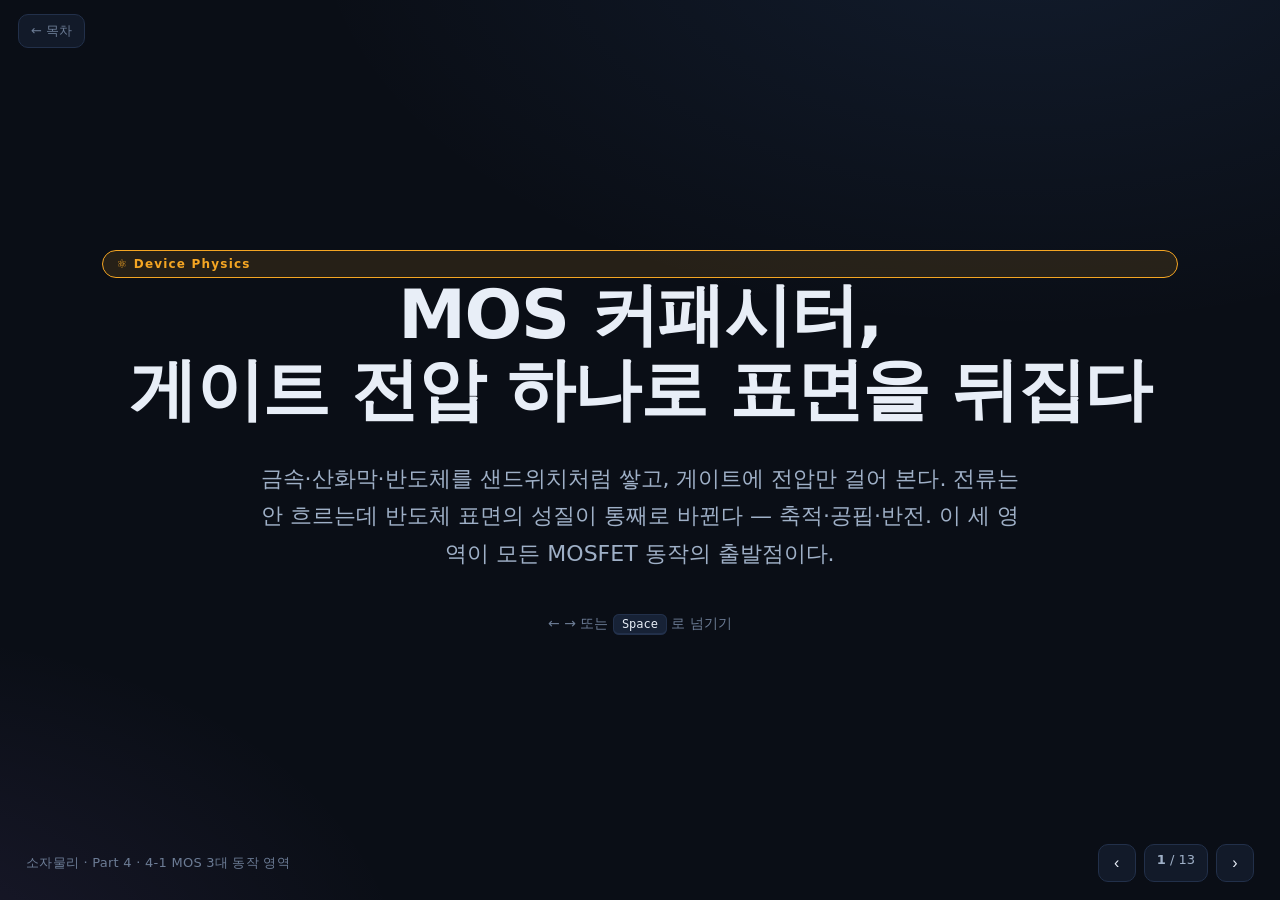
<file: chapters/dp4-1.html>
<!doctype html>
<html lang="ko">
<head>
<meta charset="utf-8">
<meta name="viewport" content="width=device-width,initial-scale=1">
<title>소자물리 4-1 · MOS 3대 동작 영역</title>
<link rel="stylesheet" href="../assets/style.css">
<link rel="stylesheet" href="../assets/physics.css">
</head>
<body data-title="소자물리 · Part 4 · 4-1 MOS 3대 동작 영역">
<div class="deck">

  <!-- 1. 표지 -->
  <section class="slide title-slide">
    <div class="phys-badge">⚛️ Device Physics</div>
    <h1>MOS 커패시터,<br>게이트 전압 하나로 표면을 뒤집다</h1>
    <p class="hook">금속·산화막·반도체를 샌드위치처럼 쌓고, 게이트에 전압만 걸어 본다.
      전류는 안 흐르는데 반도체 표면의 성질이 통째로 바뀐다 — 축적·공핍·반전.
      이 세 영역이 모든 MOSFET 동작의 출발점이다.</p>
    <p class="hint">← → 또는 <kbd>Space</kbd> 로 넘기기</p>
  </section>

  <!-- 2. 무엇/왜 -->
  <section class="slide">
    <div class="kicker">왜 MOS부터인가</div>
    <h2>트랜지스터를 이해하려면, 그 심장부터 본다</h2>
    <p>반도체 칩에서 압도적으로 많이 쓰이는 소자는 <strong>MOSFET</strong>이다.
      그런데 MOSFET 구조를 들여다보면, 핵심은 게이트 아래의 <span class="hl">금속–산화막–반도체</span> 샌드위치다.
      소스·드레인을 떼어내고 이 샌드위치만 남긴 것이 바로 <strong>MOS 커패시터</strong>.</p>
    <div class="keyq">
      <p style="margin:0"><strong>MOS 커패시터</strong> = <span class="hl2">M</span>etal(게이트) · <span class="hl2">O</span>xide(절연 산화막) · <span class="hl2">S</span>emiconductor(기판)를 위아래로 붙인 2단자 구조.
        게이트 전압 <span class="var">V</span><span class="sub">G</span>에 따라 반도체 표면의 캐리어 상태가 바뀐다.</p>
    </div>
    <p class="dim">MOS 커패시터의 동작을 손에 익히면, 거기에 소스·드레인만 더한 MOSFET은 훨씬 쉽게 따라온다.</p>
  </section>

  <!-- 3. 구조 -->
  <section class="slide">
    <div class="kicker">구조 한눈에</div>
    <h2>세 층, 두 전극, 그리고 절대 안 흐르는 가운데</h2>
    <div class="grid2">
      <div class="diagram">
        <svg viewBox="0 0 360 240" width="360">
          <!-- gate metal -->
          <rect x="60" y="30" width="240" height="34" fill="#2a2a2a" stroke="#6c7c95"/>
          <text x="180" y="52" fill="#e8eef7" font-size="13" text-anchor="middle">Metal (게이트)</text>
          <!-- oxide -->
          <rect x="60" y="64" width="240" height="40" fill="#1c2740" stroke="#b388ff"/>
          <text x="180" y="89" fill="#b388ff" font-size="13" text-anchor="middle">Oxide (SiO₂, 절연체)</text>
          <!-- semiconductor -->
          <rect x="60" y="104" width="240" height="80" fill="#142033" stroke="#5b9cff"/>
          <text x="180" y="140" fill="#5b9cff" font-size="13" text-anchor="middle">Semiconductor</text>
          <text x="180" y="160" fill="#9fb0c7" font-size="12" text-anchor="middle">(p형 Si 기판 = Substrate)</text>
          <!-- gate terminal -->
          <line x1="180" y1="30" x2="180" y2="12" stroke="#f5a623" stroke-width="2"/>
          <circle cx="180" cy="10" r="4" fill="#f5a623"/>
          <text x="196" y="14" fill="#f5a623" font-size="12">V_G</text>
          <!-- body terminal -->
          <line x1="180" y1="184" x2="180" y2="206" stroke="#5ee6a0" stroke-width="2"/>
          <text x="196" y="206" fill="#5ee6a0" font-size="12">V_sub ≈ 0 (접지)</text>
        </svg>
      </div>
      <div>
        <ul>
          <li><strong>게이트(M)</strong> — 전압 <span class="var">V</span><span class="sub">G</span>를 거는 손잡이. 금속, 또는 도핑을 진하게 한 폴리실리콘.</li>
          <li><strong>산화막(O)</strong> — 보통 <code>SiO₂</code>. 전류는 막고 <span class="hl">전기장만</span> 통과시키는 절연층.</li>
          <li><strong>기판(S)</strong> — 단결정 실리콘. 여기서는 <span class="hl2">p형</span>으로 가정(다수 캐리어 = 홀).</li>
          <li>기판 전극은 특별한 경우가 아니면 <span class="hl3">접지</span>. 그래서 우리가 돌리는 손잡이는 사실상 <span class="var">V</span><span class="sub">G</span> 하나뿐.</li>
        </ul>
      </div>
    </div>
    <div class="physnote mt">
      <p style="margin:0">가운데 산화막은 <strong>완전 절연</strong>이라 DC 전류가 0이다. 그럼 게이트는 뭘 하나?
        커패시터의 한쪽 판처럼 <span class="hl2">전기장</span>으로 반대편(반도체 표면)의 전하 분포를 원격 제어한다.
        전하가 직접 건너가지는 못하지만, 마주 보는 두 판 사이의 전기장이 반대편 전하를 끌어오거나 밀어내는 셈 — <em>전선이 아니라 전기장으로 제어한다</em>.</p>
    </div>
  </section>

  <!-- 4. 표면전위 정의 -->
  <section class="slide">
    <div class="kicker">핵심 파라미터 ①</div>
    <h2>표면전위 ψ<span class="sub" style="font-size:.6em">s</span> — "표면이 얼마나 휘었나"</h2>
    <p>게이트에 전압을 걸면 반도체 쪽 에너지 밴드가 <strong>휘어진다</strong>(band bending).
      이 휘어짐의 정도를 숫자 하나로 잡은 것이 <span class="hl">표면전위 ψ<span class="sub">s</span></span>다.</p>
    <p>산화막–실리콘 경계면을 표면(surface), 거기서 멀리 떨어진 안쪽을 벌크(bulk)라 부르자.
      벌크는 게이트 전압의 영향이 닿지 않아 밴드가 평평하다.</p>
    <div class="keyq">
      <p style="margin:0">ψ<span class="sub">s</span> = [(벌크 E<span class="sub">i</span>) − (표면 E<span class="sub">i</span>)] / q  (= (E<span class="sub">i,bulk</span> − E<span class="sub">i,surface</span>)/q).
        쉽게 말해 <strong>벌크 대비 표면에서 밴드가 휜 양</strong>. 평평하면 ψ<span class="sub">s</span> = 0.</p>
    </div>
    <div class="physnote mt">
      <p style="margin:0">부호 약속: 표면에서 밴드가 <span class="hl">아래로</span> 휘면(전자에게 유리) ψ<span class="sub">s</span> &gt; 0,
        <span class="hl">위로</span> 휘면(홀에게 유리) ψ<span class="sub">s</span> &lt; 0.
        이 한 숫자의 부호와 크기만 따라가면 세 영역이 전부 설명된다.</p>
    </div>
  </section>

  <!-- 5. 평형(flat band) -->
  <section class="slide">
    <div class="kicker">출발점</div>
    <h2>전압 0, 밴드는 평평 (이상적 평탄밴드)</h2>
    <p>이야기를 단순하게 하기 위해, <span class="var">V</span><span class="sub">G</span>=0일 때 밴드가 평평한 <strong>이상적인 MOS</strong>에서 출발하자.
      p형이므로 페르미 준위 E<span class="sub">F</span>는 가전자대 E<span class="sub">v</span> 가까이에 있다(홀이 다수).</p>
    <div class="band">
      <svg viewBox="0 0 600 230" width="600">
        <text x="20" y="18" fill="#9fb0c7" font-size="12">E (에너지) ↑</text>
        <!-- oxide region shading -->
        <rect x="120" y="30" width="60" height="180" fill="#1c2740" opacity="0.5"/>
        <text x="150" y="225" fill="#b388ff" font-size="11" text-anchor="middle">oxide</text>
        <line x1="180" y1="30" x2="180" y2="210" stroke="#22304a" stroke-dasharray="3 3"/>
        <!-- metal side label -->
        <text x="70" y="225" fill="#6c7c95" font-size="11" text-anchor="middle">metal</text>
        <!-- E_c -->
        <line x1="180" y1="60" x2="560" y2="60" stroke="#5b9cff" stroke-width="2"/>
        <text x="565" y="64" fill="#5b9cff" font-size="12">E_c</text>
        <!-- E_i -->
        <line x1="180" y1="120" x2="560" y2="120" stroke="#9fb0c7" stroke-width="1.5" stroke-dasharray="2 4"/>
        <text x="565" y="124" fill="#9fb0c7" font-size="12">E_i</text>
        <!-- E_F (near E_v, p-type) -->
        <line x1="60" y1="150" x2="560" y2="150" stroke="#5ee6a0" stroke-width="1.5" stroke-dasharray="6 4"/>
        <text x="565" y="154" fill="#5ee6a0" font-size="12">E_F</text>
        <!-- E_v -->
        <line x1="180" y1="170" x2="560" y2="170" stroke="#f5a623" stroke-width="2"/>
        <text x="565" y="174" fill="#f5a623" font-size="12">E_v</text>
        <text x="370" y="205" fill="#6c7c95" font-size="12" text-anchor="middle">p형 실리콘 (벌크 = 표면, 둘 다 평평)</text>
      </svg>
    </div>
    <p class="dim">E<span class="sub">F</span>가 E<span class="sub">v</span>에 가깝다 = 표면이든 벌크든 어디나 홀이 많은 p형. 아직 ψ<span class="sub">s</span> = 0.</p>
  </section>

  <!-- 6. 축적 accumulation -->
  <section class="slide">
    <div class="kicker">영역 ① Accumulation</div>
    <h2>음전압을 걸면 — 홀이 표면으로 몰려온다</h2>
    <div class="grid2">
      <div>
        <p>게이트에 <span class="hl2">음(−)전압</span>을 건다. 게이트 판이 음으로 충전되면,
          그 전기장이 반도체 안의 양전하(홀)를 <strong>표면 쪽으로 끌어당긴다</strong>.</p>
        <p>표면에서는 E<span class="sub">v</span>가 E<span class="sub">F</span>에 더 가까워지며 밴드가 <span class="hl">위로</span> 휜다.
          가전자대가 E<span class="sub">F</span>에 붙을수록 홀 농도는 폭발적으로 늘어난다.</p>
        <div class="physnote">
          <p style="margin:0">p형의 <strong>다수 캐리어(홀)</strong>가 표면에 더 쌓이는 상태 → <span class="hl">축적(accumulation)</span>.
            ψ<span class="sub">s</span> &lt; 0.</p>
        </div>
      </div>
      <div class="band">
        <svg viewBox="0 0 360 230" width="360">
          <text x="14" y="16" fill="#9fb0c7" font-size="11">E ↑</text>
          <rect x="40" y="26" width="34" height="180" fill="#1c2740" opacity="0.5"/>
          <line x1="74" y1="26" x2="74" y2="206" stroke="#22304a" stroke-dasharray="3 3"/>
          <text x="57" y="220" fill="#b388ff" font-size="10" text-anchor="middle">ox</text>
          <!-- bands bend UP toward surface -->
          <path d="M74,42 Q120,60 180,68 L340,68" fill="none" stroke="#5b9cff" stroke-width="2"/>
          <text x="318" y="62" fill="#5b9cff" font-size="11">E_c</text>
          <path d="M74,100 Q120,118 180,128 L340,128" fill="none" stroke="#9fb0c7" stroke-width="1.3" stroke-dasharray="2 4"/>
          <line x1="74" y1="150" x2="340" y2="150" stroke="#5ee6a0" stroke-width="1.4" stroke-dasharray="6 4"/>
          <text x="318" y="146" fill="#5ee6a0" font-size="11">E_F</text>
          <path d="M74,128 Q120,148 180,160 L340,160" fill="none" stroke="#f5a623" stroke-width="2"/>
          <text x="318" y="176" fill="#f5a623" font-size="11">E_v</text>
          <text x="200" y="40" fill="#ff9d5c" font-size="11">↑ 위로 휨</text>
          <text x="150" y="200" fill="#f5a623" font-size="13">+ + + + 홀 축적</text>
        </svg>
      </div>
    </div>
    <p class="dim">표면에서 E<span class="sub">v</span>−E<span class="sub">F</span> 간격이 작아질수록 홀이 지수적으로 증가 — 약간의 전압 차이로도 표면 전하가 크게 변한다.</p>
  </section>

  <!-- 7. 공핍 depletion -->
  <section class="slide">
    <div class="kicker">영역 ② Depletion</div>
    <h2>양전압을 조금 걸면 — 표면의 홀이 쫓겨난다</h2>
    <div class="grid2">
      <div class="band">
        <svg viewBox="0 0 360 230" width="360">
          <text x="14" y="16" fill="#9fb0c7" font-size="11">E ↑</text>
          <rect x="40" y="26" width="34" height="180" fill="#1c2740" opacity="0.5"/>
          <line x1="74" y1="26" x2="74" y2="206" stroke="#22304a" stroke-dasharray="3 3"/>
          <text x="57" y="220" fill="#b388ff" font-size="10" text-anchor="middle">ox</text>
          <!-- bands bend DOWN toward surface -->
          <path d="M74,80 Q120,66 180,60 L340,60" fill="none" stroke="#5b9cff" stroke-width="2"/>
          <text x="318" y="56" fill="#5b9cff" font-size="11">E_c</text>
          <path d="M74,140 Q120,126 180,120 L340,120" fill="none" stroke="#9fb0c7" stroke-width="1.3" stroke-dasharray="2 4"/>
          <text x="318" y="116" fill="#9fb0c7" font-size="11">E_i</text>
          <line x1="74" y1="150" x2="340" y2="150" stroke="#5ee6a0" stroke-width="1.4" stroke-dasharray="6 4"/>
          <text x="318" y="146" fill="#5ee6a0" font-size="11">E_F</text>
          <path d="M74,190 Q120,176 180,170 L340,170" fill="none" stroke="#f5a623" stroke-width="2"/>
          <text x="318" y="184" fill="#f5a623" font-size="11">E_v</text>
          <text x="190" y="48" fill="#5ee6a0" font-size="11">↓ 아래로 휨</text>
          <text x="100" y="205" fill="#9fb0c7" font-size="12">⊖ ⊖ 공핍층(고정 음이온)</text>
        </svg>
      </div>
      <div>
        <p>이제 게이트에 <span class="hl2">양(+)전압</span>을 약하게 건다. 양으로 충전된 게이트는
          표면의 홀(양전하)을 <strong>밀어낸다</strong>.</p>
        <p>홀이 빠져나간 표면에는 움직이지 못하는 <span class="hl">고정 음이온</span>(이온화된 억셉터)만 남는다 →
          캐리어가 텅 빈 <strong>공핍층(depletion region)</strong>. 밴드는 <span class="hl3">아래로</span> 휜다(ψ<span class="sub">s</span> &gt; 0).</p>
        <div class="physnote">
          <p style="margin:0">이 공핍층의 폭과 전위 휘어짐은 사실 우리가 <strong>pn 접합·MS 접합</strong>에서 본 공식과 똑같은 꼴이다.
            "내부전위 자리에 ψ<span class="sub">s</span>를 넣은 것"이라 생각하면 된다.</p>
        </div>
      </div>
    </div>
    <div class="eq">W<span class="sub">d</span> = √( 2·ε<span class="sub">s</span>·ψ<span class="sub">s</span> / (q·<span class="var">N</span><span class="sub">A</span>) )</div>
    <div class="eqcap">공핍층 폭 — 표면이 더 휠수록(ψ<span class="sub">s</span> ↑) 공핍층이 깊어진다. N<span class="sub">A</span>가 진할수록 얇아진다.</div>
  </section>

  <!-- 8. 반전 inversion -->
  <section class="slide">
    <div class="kicker">영역 ③ Inversion</div>
    <h2>양전압을 더 세게 — p형 표면이 n형으로 뒤집힌다</h2>
    <div class="grid2">
      <div>
        <p>양전압을 계속 키우면 밴드가 더 심하게 아래로 휜다. 어느 순간 표면에서
          <strong>E<span class="sub">i</span>가 E<span class="sub">F</span> 아래로</strong> 내려간다.</p>
        <p>E<span class="sub">i</span> &lt; E<span class="sub">F</span> 라는 건 그 지점이 이제 <span class="hl">전자가 다수인 n형</span>이라는 뜻.
          원래 p형이던 표면이 얇은 <strong>전자층(반전층, inversion layer)</strong>으로 덮인다.</p>
        <div class="physnote">
          <p style="margin:0">표면의 캐리어 종류가 완전히 뒤집힌 상태 → <span class="hl">반전(inversion)</span>.
            이 전자층이 바로 MOSFET에서 소스–드레인을 잇는 <strong>채널</strong>이 된다.</p>
        </div>
      </div>
      <div class="band">
        <svg viewBox="0 0 360 230" width="360">
          <text x="14" y="16" fill="#9fb0c7" font-size="11">E ↑</text>
          <rect x="40" y="26" width="34" height="180" fill="#1c2740" opacity="0.5"/>
          <line x1="74" y1="26" x2="74" y2="206" stroke="#22304a" stroke-dasharray="3 3"/>
          <text x="57" y="220" fill="#b388ff" font-size="10" text-anchor="middle">ox</text>
          <!-- strong downward bending: E_i crosses below E_F at surface -->
          <path d="M74,70 Q110,40 180,40 L340,40" fill="none" stroke="#5b9cff" stroke-width="2"/>
          <text x="318" y="36" fill="#5b9cff" font-size="11">E_c</text>
          <path d="M74,128 Q110,100 180,100 L340,100" fill="none" stroke="#9fb0c7" stroke-width="1.3" stroke-dasharray="2 4"/>
          <text x="318" y="96" fill="#9fb0c7" font-size="11">E_i</text>
          <line x1="74" y1="92" x2="340" y2="92" stroke="#5ee6a0" stroke-width="1.4" stroke-dasharray="6 4"/>
          <text x="318" y="120" fill="#5ee6a0" font-size="11">E_F</text>
          <path d="M74,178 Q110,150 180,150 L340,150" fill="none" stroke="#f5a623" stroke-width="2"/>
          <text x="318" y="164" fill="#f5a623" font-size="11">E_v</text>
          <!-- highlight surface crossing -->
          <circle cx="92" cy="103" r="5" fill="none" stroke="#5ee6a0" stroke-width="1.5"/>
          <text x="92" y="200" fill="#5ee6a0" font-size="12" text-anchor="middle">⊖ ⊖ 전자 반전층</text>
          <text x="200" y="62" fill="#ff9d5c" font-size="11">강한 ↓ 휨</text>
        </svg>
      </div>
    </div>
    <p class="dim">표면에서 E<span class="sub">i</span>가 E<span class="sub">F</span>를 가로질러 내려가는 순간이 "p형 → n형 반전"의 신호. 강반전(2φ<span class="sub">Fp</span>)에서 도통 채널이 완성된다.</p>
    <div class="physnote mt">
      <p style="margin:0">엄밀히는, E<span class="sub">i</span>가 E<span class="sub">F</span>를 지나는 ψ<span class="sub">s</span>=φ<span class="sub">Fp</span>부터 표면은 이미 약하게 n형(약반전, 표면 전자농도 &lt; N<span class="sub">A</span>)이며,
        표면 전자가 벌크 홀농도(N<span class="sub">A</span>)만큼 쌓이는 ψ<span class="sub">s</span>=2φ<span class="sub">Fp</span>부터를 강반전(=문턱)으로 본다.</p>
    </div>
  </section>

  <!-- 9. 문턱전압 정의 -->
  <section class="slide">
    <div class="kicker">핵심 파라미터 ② · 문턱</div>
    <h2>문턱전압 — "채널이 켜졌다"의 기준선</h2>
    <p>벌크에서 페르미 준위와 진성준위의 차이를 <span class="hl">φ<span class="sub">Fp</span></span>라 하자.
      이 값은 도핑 농도로 바로 구해진다(p형 기준).</p>
    <div class="eq">φ<span class="sub">Fp</span> = (kT/q) · ln( <span class="var">N</span><span class="sub">A</span> / n<span class="sub">i</span> )</div>
    <div class="eqcap">벌크에서 E<span class="sub">i</span>−E<span class="sub">F</span>를 전위로 표현한 값. 도핑이 진할수록 커진다.</div>
    <p>반전이 "본격적으로" 일어났다고 약속하는 지점은, 표면의 전자 농도가
      벌크의 홀 농도만큼 진해질 때다. 이를 밴드로 옮기면 깔끔한 조건이 나온다.</p>
    <div class="keyq">
      <p style="margin:0"><strong>강반전(문턱) 조건</strong>: 표면이 휜 양이 벌크 휨의 2배가 될 때 →
        <span class="hl">ψ<span class="sub">s</span> = 2·φ<span class="sub">Fp</span></span>. 이때의 게이트 전압이 <strong>문턱전압 V<span class="sub">T</span></strong>다.</p>
    </div>
    <div class="physnote mt">
      <p style="margin:0">V<span class="sub">T</span>는 채널을 켜고 끄는 <strong>문턱</strong>이다. 수도꼭지를 일정 각도 이상 돌려야 비로소 물이 나오듯,
        V<span class="sub">G</span>가 V<span class="sub">T</span>를 넘으면 채널 ON(전류 통로 형성), 못 넘으면 OFF. 디지털 회로에서 켜짐과 꺼짐을 가르는 물리적 기준선이 바로 여기서 정해진다.</p>
    </div>
  </section>

  <!-- 10. 전압 배분 직관 -->
  <section class="slide">
    <div class="kicker">전압은 어디로 가나</div>
    <h2>걸어준 V<span class="sub" style="font-size:.6em">G</span>는 산화막과 표면이 나눠 갖는다</h2>
    <p>게이트에 건 전압은 두 군데로 나뉜다: 절연체인 <span class="hl3">산화막에 걸리는 전압</span>과,
      반도체 표면을 휘게 만드는 <span class="hl">ψ<span class="sub">s</span></span>.</p>
    <div class="eq"><span class="var">V</span><span class="sub">G</span> = V<span class="sub">FB</span> + ψ<span class="sub">s</span> + V<span class="sub">ox</span></div>
    <p class="dim" style="text-align:center;margin-top:.4em">실제 소자에서는 금속–반도체 일함수차 φ<span class="sub">ms</span>와 산화막 고정전하에서 비롯된 플랫밴드 전압 V<span class="sub">FB</span> = φ<span class="sub">ms</span> − Q<span class="sub">ox</span>/C<span class="sub">ox</span> 가 항상 더해진다. 본 챕터는 이상적 MOS 가정이라 V<span class="sub">FB</span> = 0.</p>
    <div class="eqcap">전압 분배 — 표면이 충분히 휘려면(ψ<span class="sub">s</span>=2φ<span class="sub">Fp</span>) 산화막 쪽 몫까지 더해 V<span class="sub">T</span>가 정해진다.</div>
    <p class="dim" style="text-align:center;margin-top:.4em">V<span class="sub">ox</span>=−Q<span class="sub">s</span>/C<span class="sub">ox</span> (Q<span class="sub">s</span>=반도체 전체 면전하)이며, V<span class="sub">ox</span>와 ψ<span class="sub">s</span>는 부호 있는 양이다 — 축적(V<span class="sub">G</span>&lt;0)에서는 Q<span class="sub">s</span>&gt;0이라 둘 다 음수, 공핍·반전(V<span class="sub">G</span>&gt;0)에서는 Q<span class="sub">s</span>&lt;0이라 둘 다 양수로 식이 일관되게 성립한다.</p>
    <div class="physnote">
      <p style="margin:0">반전이 시작된 뒤로는 표면에 전자가 워낙 빠르게 쌓여서, ψ<span class="sub">s</span>는 거의 2φ<span class="sub">Fp</span>에 묶여 더 안 휜다.
        그래서 V<span class="sub">T</span>를 넘는 추가 전압은 대부분 <strong>산화막</strong>에 걸리며, 그만큼 반전층 전자가 늘어난다 —
        "문턱을 넘는 순간 표면 전하가 급격히 받기 시작한다"는 게 바로 이것.</p>
    </div>
  </section>

  <!-- 11. 세 영역 정리 표 -->
  <section class="slide">
    <div class="kicker">한 장 요약</div>
    <h2>게이트 전압을 돌리며 보는 세 얼굴 (p형 기준)</h2>
    <table class="compare">
      <tr>
        <th>영역</th><th>V<span class="sub">G</span></th><th>밴드 휨 / ψ<span class="sub">s</span></th><th>표면 캐리어</th><th>의미</th>
      </tr>
      <tr>
        <td><span class="pill blue">축적</span></td>
        <td>음(−)</td>
        <td>위로 / ψ<span class="sub">s</span> &lt; 0</td>
        <td>홀이 더 많이 쌓임</td>
        <td>다수 캐리어 축적</td>
      </tr>
      <tr>
        <td><span class="pill violet">공핍</span></td>
        <td>양(+) 약하게</td>
        <td>아래로 / 0 &lt; ψ<span class="sub">s</span> &lt; 2φ<span class="sub">Fp</span></td>
        <td>캐리어 거의 없음</td>
        <td>홀 밀려나 빈 공핍층</td>
      </tr>
      <tr>
        <td><span class="pill teal">반전</span></td>
        <td>양(+) 강하게</td>
        <td>강하게 아래로 / ψ<span class="sub">s</span> ≥ 2φ<span class="sub">Fp</span></td>
        <td>전자층(채널) 형성</td>
        <td>p형 표면이 n형으로 뒤집힘</td>
      </tr>
    </table>
    <div class="flow mt">
      <div class="box">음전압<br><span class="dim">축적</span></div>
      <div class="arrow">→</div>
      <div class="box">V_G ↑</div>
      <div class="arrow">→</div>
      <div class="box">약한 양<br><span class="dim">공핍</span></div>
      <div class="arrow">→</div>
      <div class="box on">V_G &gt; V_T<br><span class="dim">반전·ON</span></div>
    </div>
  </section>

  <!-- 12. Q&A -->
  <section class="slide">
    <div class="kicker">이해 점검</div>
    <h2>스스로 답해보기</h2>
    <div class="qa">
      <div class="q">산화막은 전류를 안 흘리는데, 게이트 전압이 어떻게 반도체를 제어하나?</div>
      <div class="a">전류가 아니라 <strong>전기장</strong>으로 제어한다. 게이트–반도체는 커패시터처럼 마주 보는 두 판이고,
        게이트의 전하가 만든 전기장이 반대편 표면의 캐리어를 끌어오거나 밀어내며 밴드를 휘게 한다.</div>
    </div>
    <div class="qa">
      <div class="q">p형 기판에서 양전압을 키울 때 공핍 → 반전으로 넘어갔다는 건 밴드에서 어떻게 보이나?</div>
      <div class="a">표면에서 <strong>E<span class="sub">i</span>가 E<span class="sub">F</span> 아래로 내려가는 순간</strong>이 경계다.
        그때부터 표면은 전자가 다수인 n형이 되어 반전층(채널)이 생긴다.</div>
    </div>
    <div class="qa">
      <div class="q">문턱전압 V<span class="sub">T</span>의 조건을 한 줄로?</div>
      <div class="a">표면이 휜 양 ψ<span class="sub">s</span>가 벌크 휨의 두 배, 즉 <strong>ψ<span class="sub">s</span> = 2φ<span class="sub">Fp</span></strong>가 되는 게이트 전압.
        이때 표면 전자 농도가 벌크 홀 농도와 같아져 강반전이 시작된다.</div>
    </div>
  </section>

  <!-- 13. 요약 -->
  <section class="slide">
    <div class="kicker">정리</div>
    <h2>핵심만 다시</h2>
    <ul>
      <li><strong>MOS 커패시터</strong> = 금속–산화막–반도체. 게이트 전압으로 표면 상태를 원격 제어한다.</li>
      <li><strong>ψ<span class="sub">s</span></strong>(표면전위) 하나로 밴드 휨을 읽는다: 음이면 위로(축적), 양이면 아래로(공핍·반전).</li>
      <li>p형 기준 세 영역: <span class="hl2">축적</span>(홀↑) → <span class="hl3">공핍</span>(빈 층) → <span class="hl">반전</span>(전자 채널).</li>
      <li><strong>문턱전압</strong>은 ψ<span class="sub">s</span> = 2φ<span class="sub">Fp</span>일 때의 V<span class="sub">G</span> — 채널 ON/OFF를 가르는 기준선.</li>
    </ul>
    <div class="takeaway">
      <p style="margin:0">MOS 커패시터는 "게이트 전기장으로 반도체 표면을 축적→공핍→반전으로 바꾸는 소자"이며,
        반전층(채널)이 생기는 문턱이 ψ<span class="sub">s</span>=2φ<span class="sub">Fp</span>, 즉 V<span class="sub">G</span>=V<span class="sub">T</span>이다.</p>
    </div>
    <p class="note mt">다음 → 이 반전층에 소스·드레인을 붙이면? 채널을 따라 전류가 흐르는 <strong>MOSFET의 I–V 특성</strong>으로 넘어간다.</p>
  </section>

</div>
<script src="../assets/slides.js"></script>
</body>
</html>
</file>
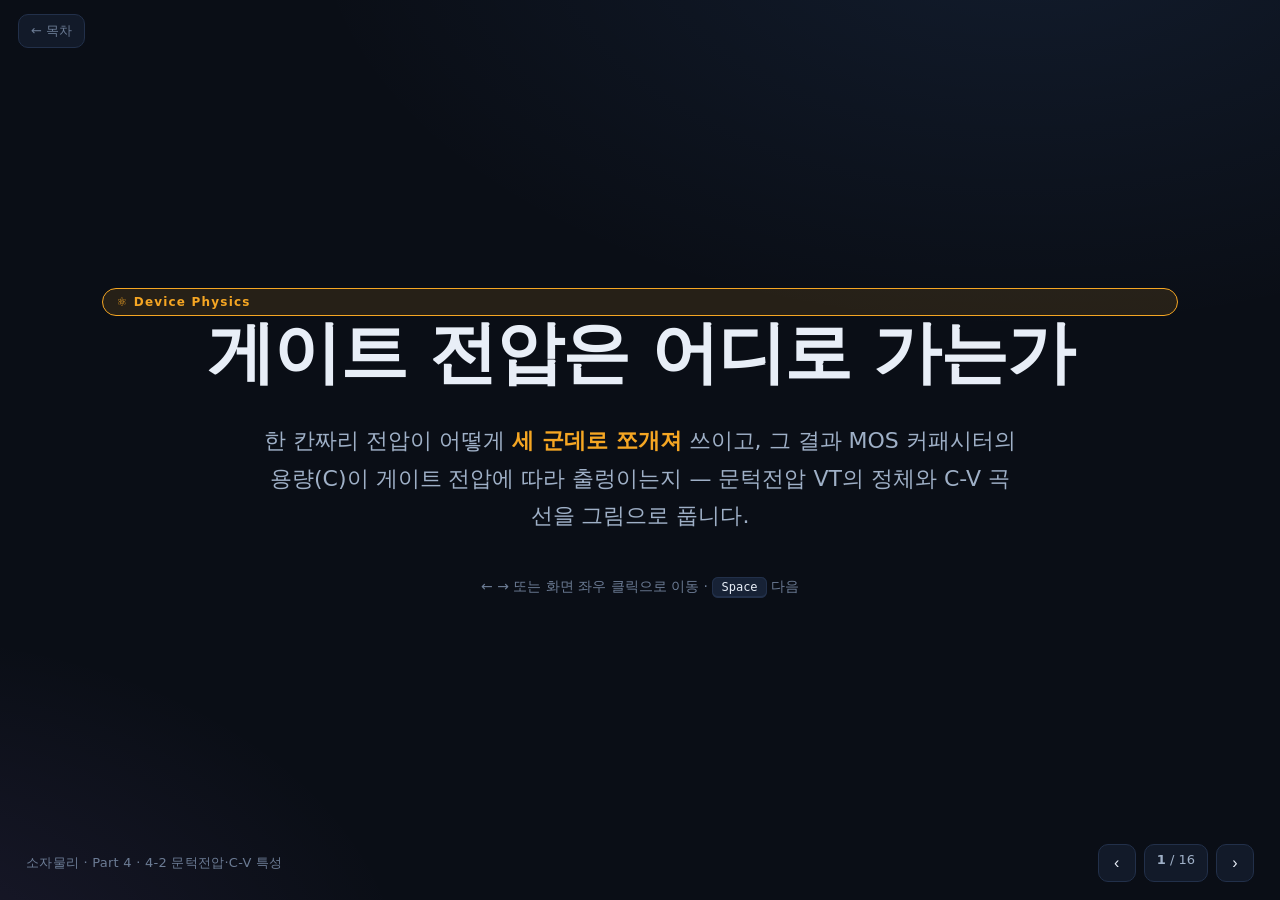
<file: chapters/dp4-2.html>
<!doctype html>
<html lang="ko">
<head>
<meta charset="utf-8">
<meta name="viewport" content="width=device-width,initial-scale=1">
<title>소자물리 4-2 · 문턱전압·C-V 특성</title>
<link rel="stylesheet" href="../assets/style.css">
<link rel="stylesheet" href="../assets/physics.css">
</head>
<body data-title="소자물리 · Part 4 · 4-2 문턱전압·C-V 특성">
<div class="deck">

  <!-- 1. 표지 -->
  <section class="slide title-slide">
    <div class="phys-badge">⚛️ Device Physics</div>
    <h1>게이트 전압은 어디로 가는가</h1>
    <p class="hook">한 칸짜리 전압이 어떻게 <strong class="hl">세 군데로 쪼개져</strong> 쓰이고,
       그 결과 MOS 커패시터의 용량(C)이 게이트 전압에 따라 출렁이는지 —
       문턱전압 V<span class="sub">T</span>의 정체와 C-V 곡선을 그림으로 풉니다.</p>
    <p class="hint">← → 또는 화면 좌우 클릭으로 이동 · <kbd>Space</kbd> 다음</p>
  </section>

  <!-- 2. 무엇을 -->
  <section class="slide">
    <div class="kicker">이번 장의 한 문장</div>
    <h2>전압 분배 → C-V 곡선 → 비이상 보정</h2>
    <div class="keyq">
      <p style="margin:0">게이트에 전압 <span class="hl">V<span class="sub">G</span></span>를 걸면,
      그 전압은 <strong>① 일함수 차이를 맞추는 데(φ<span class="sub">ms</span>)</strong>,
      <strong>② 산화막을 가로지르는 데(V<span class="sub">ox</span>)</strong>,
      <strong>③ 실리콘 표면을 휘게 하는 데(ψ<span class="sub">s</span>)</strong> 나누어 쓰입니다.
      이 "분배"를 이해하면 문턱전압과 C-V 곡선이 통째로 따라옵니다.</p>
    </div>
    <p class="mt dim">큰 흐름: ① 전압이 어떻게 쪼개지나 → ② 문턱전압 V<span class="sub">T</span>가 무엇으로 이뤄지나 →
       ③ 동작 모드별 용량 변화(C-V) → ④ 저주파 vs 고주파 → ⑤ 실제 소자의 비이상 효과.</p>
  </section>

  <!-- 3. 비유 -->
  <section class="slide">
    <div class="kicker">직관부터 잡기</div>
    <h2>전압은 직렬로 연결된 "저금통"들에 나눠 들어간다</h2>
    <div class="analogy">
      <p style="margin:0">수도관 하나에 밸브 세 개가 <strong>직렬</strong>로 달려 있다고 생각해 보세요.
      펌프 압력(V<span class="sub">G</span>)을 올리면 그 압력은 세 밸브에 <strong>나뉘어 걸립니다</strong>.
      어느 밸브가 뻑뻑하냐에 따라 분배 비율이 달라지죠 — MOS도 똑같습니다.
      세 항의 성격만 다릅니다: <strong>일함수 차는 고정 상수</strong>,
      <strong>산화막은 용량이 일정한 커패시터</strong>,
      <strong>실리콘 표면은 전압에 따라 용량이 변하는 커패시터</strong>입니다.</p>
    </div>
    <div class="physnote mt">
      <p style="margin:0">핵심 직관: <strong>실리콘 표면 항만 "비선형"</strong>입니다.
      나머지 둘은 고정값에 가까워서, C-V 곡선의 출렁임은 거의 전부 실리콘 표면에서 나옵니다.</p>
    </div>
  </section>

  <!-- 4. 평형 상태 복습 -->
  <section class="slide">
    <div class="kicker">출발점 — 전압을 걸기 전(평형)</div>
    <h2>접합을 만들면 밴드가 먼저 휜다</h2>
    <p>금속과 반도체를 붙이면 둘의 <strong class="hl">페르미 준위(E<span class="sub">F</span>)가 어긋나</strong> 있습니다.
       평형이 되려면 E<span class="sub">F</span>가 한 줄로 맞춰져야 하므로, 그 차이(일함수 차 φ<span class="sub">ms</span>)만큼
       밴드가 휘어집니다. 이번엔 휘어질 곳이 <strong>산화막</strong>과 <strong>실리콘</strong> 두 군데입니다.</p>
    <div class="band"><svg viewBox="0 0 600 230" width="600">
      <text x="20" y="20" fill="#9fb0c7" font-size="12">E (에너지) ↑</text>
      <!-- 영역 구분: 금속 | 산화막 | 실리콘(p형) -->
      <line x1="150" y1="35" x2="150" y2="205" stroke="#22304a" stroke-width="1" stroke-dasharray="3 3"/>
      <line x1="250" y1="35" x2="250" y2="205" stroke="#22304a" stroke-width="1" stroke-dasharray="3 3"/>
      <text x="70"  y="50" fill="#6c7c95" font-size="12">금속(게이트)</text>
      <text x="172" y="50" fill="#6c7c95" font-size="12">산화막</text>
      <text x="400" y="50" fill="#6c7c95" font-size="12">p형 실리콘</text>
      <!-- 금속 페르미 : 평형이므로 실리콘 E_F와 같은 높이(y=168)로 정렬 -->
      <line x1="40" y1="168" x2="150" y2="168" stroke="#f5a623" stroke-width="2"/>
      <text x="45" y="161" fill="#f5a623" font-size="12">E_F(금속)</text>
      <!-- 산화막 E_c (위), E_v(아래) : 산화막 안에서 기울어짐 -->
      <path d="M150,80 L250,100" fill="none" stroke="#5b9cff" stroke-width="2"/>
      <path d="M150,175 L250,190" fill="none" stroke="#b388ff" stroke-width="2"/>
      <text x="158" y="74" fill="#5b9cff" font-size="11">산화막 E_c</text>
      <!-- 실리콘 E_c : 표면에서 아래로(E_F 쪽으로) 휘어 — E_v와 평행, 밴드갭 일정 -->
      <path d="M250,138 Q300,132 340,128 L560,128" fill="none" stroke="#5b9cff" stroke-width="2"/>
      <text x="520" y="120" fill="#5b9cff" font-size="12">E_c</text>
      <!-- 실리콘 E_F (수평, p형이라 E_v에 가깝게) -->
      <line x1="250" y1="168" x2="560" y2="168" stroke="#5ee6a0" stroke-width="1.5" stroke-dasharray="5 4"/>
      <text x="520" y="163" fill="#5ee6a0" font-size="12">E_F</text>
      <!-- 실리콘 E_v -->
      <path d="M250,190 Q300,182 340,180 L560,180" fill="none" stroke="#b388ff" stroke-width="2"/>
      <text x="520" y="200" fill="#b388ff" font-size="12">E_v</text>
    </svg></div>
    <p class="dim">그림은 대표 사례 — n+ 폴리(또는 Al) 게이트 위 p형 Si, 즉 φ<span class="sub">ms</span> &lt; 0 인 경우입니다.
       φ<span class="sub">ms</span>의 부호(게이트·도핑에 따라 결정)가 반대면 표면 밴드는 위로 휩니다(축적 방향).</p>
    <p class="dim">밴드가 휜 총량 = φ<span class="sub">ms</span> = (산화막 휘어짐 V<span class="sub">ox0</span>) + (실리콘 표면 휘어짐 ψ<span class="sub">s0</span>).
       평형에서는 외부 전압이 0인데도 이미 이만큼 휘어 있습니다.</p>
  </section>

  <!-- 5. 전압 분배 식 유도 -->
  <section class="slide">
    <div class="kicker">핵심 식 ①</div>
    <h2>전압을 걸면: 추가 휘어짐 = 외부 전압</h2>
    <p>게이트에 V<span class="sub">G</span>를 더 걸면 산화막과 실리콘 표면이 <strong>추가로</strong> 더 휩니다.
       평형 상태(Δ=0) 기준으로 변화량만 모으면 평형 때 있던 휘어짐이 상쇄되고, 깔끔한 식이 남습니다.</p>
    <div class="eq">
      <span class="var">V</span><span class="sub">G</span>
      = φ<span class="sub">ms</span> + <span class="var">ψ</span><span class="sub">s</span> + <span class="var">V</span><span class="sub">ox</span>
    </div>
    <div class="eqcap">게이트 전압 = 일함수 차 + 실리콘 표면전위(휘어짐) + 산화막 전압.</div>
    <div class="grid3 mt">
      <div class="card"><h3><span class="ico">🔩</span> φ<span class="sub">ms</span></h3>
        <p style="margin:0;font-size:15px">금속·반도체 일함수 차. <strong>고정 오프셋</strong>(상수). 곡선을 좌우로 미는 역할.</p></div>
      <div class="card"><h3><span class="ico">🌊</span> ψ<span class="sub">s</span></h3>
        <p style="margin:0;font-size:15px">실리콘 표면이 휜 정도(표면전위). <strong>모드를 결정</strong>하는 비선형 주인공.</p></div>
      <div class="card"><h3><span class="ico">🧱</span> V<span class="sub">ox</span></h3>
        <p style="margin:0;font-size:15px">산화막에 걸리는 전압. 평판 커패시터처럼 표면 전하량에 비례.</p></div>
    </div>
  </section>

  <!-- 6. V_ox = -Qs/Cox -->
  <section class="slide">
    <div class="kicker">핵심 식 ② — 산화막 항의 정체</div>
    <h2>MOS는 그냥 평판 커패시터다</h2>
    <p>가운데가 절연체(산화막)라 전류는 못 흐르고 전기장만 전달됩니다. 그래서 게이트에 +전압을 걸면
       금속 표면에 +Q<span class="sub">m</span>, 실리콘 쪽엔 양은 같고 부호 반대인 전하 −Q<span class="sub">s</span>가 마주 섭니다
       (Q<span class="sub">m</span> = −Q<span class="sub">s</span>). 평판 커패시터 공식 Q = C·V를 그대로 쓰면:</p>
    <div class="eq">
      <span class="var">V</span><span class="sub">ox</span> = <span class="var">Q</span><span class="sub">m</span> / C<span class="sub">ox</span>
      = − <span class="var">Q</span><span class="sub">s</span> / C<span class="sub">ox</span>
    </div>
    <div class="eqcap">산화막 전압 = (실리콘 전하의 반대부호) ÷ 산화막 용량. C<span class="sub">ox</span> = ε<span class="sub">ox</span> / t<span class="sub">ox</span>.</div>
    <div class="physnote">
      <p style="margin:0">부호 직관: 실리콘에 음전하(−Q<span class="sub">s</span>)가 모이면 게이트엔 양전하(Q<span class="sub">m</span>)가 모입니다.
      산화막 양단에 ± 전하가 마주 보니, 그 사이에 전압 V<span class="sub">ox</span>가 걸립니다. 전하가 많을수록 V<span class="sub">ox</span>도 큽니다.</p>
    </div>
  </section>

  <!-- 7. 세 가지 동작 모드 -->
  <section class="slide">
    <div class="kicker">표면에서 벌어지는 일 — 세 모드</div>
    <h2>축적 · 공핍 · 반전 (p형 기준)</h2>
    <p>p형 실리콘 위 MOS에서 게이트 전압을 키워가면 표면 상태가 세 단계로 바뀝니다.</p>
    <table class="compare">
      <tr><th>모드</th><th>게이트 전압</th><th>표면에서 일어나는 일</th><th>실리콘 전하 Q<span class="sub">s</span></th></tr>
      <tr><td>축적(Accumulation)</td><td>(−) 음전압</td><td>다수캐리어 정공이 표면으로 <strong>몰림</strong></td><td>표면에 +정공층</td></tr>
      <tr><td>공핍(Depletion)</td><td>약한 (+)</td><td>정공이 밀려나 <strong>비어 있는 공핍층</strong> 생성</td><td>고정 음이온(억셉터)</td></tr>
      <tr><td>반전(Inversion)</td><td>강한 (+) ≥ V<span class="sub">T</span></td><td>표면에 전자가 모여 <strong>n형처럼</strong> 행동</td><td>음전자층 + 공핍층</td></tr>
    </table>
    <div class="flow mt">
      <div class="box on">축적</div><div class="arrow">→</div>
      <div class="box">공핍</div><div class="arrow">→</div>
      <div class="box">반전</div>
    </div>
    <p class="dim center">게이트 전압을 (−) → (+)로 키울수록 왼쪽에서 오른쪽으로 이동.</p>
  </section>

  <!-- 8. 문턱전압 V_T 구성 -->
  <section class="slide">
    <div class="kicker">핵심 식 ③ — 문턱전압의 부품들</div>
    <h2>V<span class="sub">T</span>는 "분배 식"에 모드 조건을 넣은 것</h2>
    <p>반전이 막 시작되는 순간(표면 전자농도 = 벌크 정공농도)이 문턱입니다. 이때 표면전위는
       ψ<span class="sub">s</span> = 2φ<span class="sub">F</span>로 고정되고, 공핍층 전하 Q<span class="sub">dep</span>(max)가 산화막에 분배됩니다. 식에 그대로 대입하면:</p>
    <div class="eq">
      <span class="var">V</span><span class="sub">T</span>
      = φ<span class="sub">ms</span>
      + 2φ<span class="sub">F</span>
      + <span class="var">Q</span><span class="sub">dep</span> / C<span class="sub">ox</span>
    </div>
    <div class="eqcap">문턱전압 = 일함수 차 + 표면을 반전시키는 데 필요한 휘어짐(2φ<span class="sub">F</span>) + 공핍전하를 받치는 산화막 전압.</div>
    <p class="dim">여기서 Q<span class="sub">dep</span>는 <strong>크기(절댓값)</strong>로 둔 값입니다:
       Q<span class="sub">dep</span> = qN<span class="sub">A</span>·W<span class="sub">max</span> = √(2 ε<span class="sub">si</span> q N<span class="sub">A</span> · 2φ<span class="sub">F</span>).
       p형의 공핍전하는 물리적으로 음수이므로 표준형은 V<span class="sub">T</span> = V<span class="sub">FB</span> + 2φ<span class="sub">F</span> − Q<span class="sub">dep</span>/C<span class="sub">ox</span> (Q<span class="sub">dep</span>&lt;0),
       즉 +|Q<span class="sub">dep</span>|/C<span class="sub">ox</span>와 같습니다.</p>
    <ul>
      <li><strong>φ<span class="sub">ms</span></strong> — 출발선 보정(고정).</li>
      <li><strong>2φ<span class="sub">F</span></strong> — 표면을 "n형처럼" 뒤집기 위해 휘어야 하는 양. 도핑이 진할수록 커짐.</li>
      <li><strong>Q<span class="sub">dep</span>/C<span class="sub">ox</span></strong> — 그 아래 공핍층 음전하를 게이트가 받쳐주는 몫.</li>
    </ul>
    <div class="takeaway"><p style="margin:0">V<span class="sub">T</span>는 전압 분배 식 V<span class="sub">G</span> = φ<span class="sub">ms</span> + ψ<span class="sub">s</span> + V<span class="sub">ox</span>에
      "반전 직전" 조건을 끼워 넣은 특수해입니다. 외울 게 아니라 분배 식에서 유도되는 값입니다.</p></div>
  </section>

  <!-- 9. C-V가 왜 생기나 -->
  <section class="slide">
    <div class="kicker">small-signal로 넘어가기</div>
    <h2>DC로 모드를 정하고, AC로 용량을 잰다</h2>
    <p>지금까지 건 게이트 전압은 <strong class="hl">DC</strong>(예: 2V로 고정). 여기에 작게 흔드는
       <strong class="hl2">AC small-signal</strong>(ΔV<span class="sub">G</span>)을 얹으면, 그에 맞춰 전하가 ΔQ만큼
       찰랑입니다. 이 비율이 바로 용량입니다.</p>
    <div class="eq">
      C = <span class="var">dQ</span> / <span class="var">dV</span><span class="sub">G</span>
      = Q-V 곡선의 <strong>기울기</strong>
    </div>
    <div class="eqcap">게이트 전압을 조금 흔들 때 전하가 얼마나 따라 움직이나 = small-signal 커패시턴스.</div>
    <div class="note mt">
      <p style="margin:0">DC는 곡선 위에서 "지금 어느 위치에 있는가"(동작점)를 정하고,
      AC는 바로 그 위치에서의 <strong>기울기(미분)</strong>를 잽니다. 같은 소자라도
      <strong>어느 DC 점에 있느냐</strong>에 따라 기울기, 즉 측정되는 C가 달라집니다 — 그래서 C-V 곡선이 됩니다.</p>
    </div>
  </section>

  <!-- 10. 이상적 C-V 곡선 -->
  <section class="slide">
    <div class="kicker">핵심 그림 — 이상적 C-V</div>
    <h2>모드마다 용량이 달라진다</h2>
    <div class="grid2">
      <div>
        <div class="diagram"><svg viewBox="0 0 420 260" width="420">
          <!-- 축 -->
          <line x1="50" y1="220" x2="400" y2="220" stroke="#22304a" stroke-width="1.5"/>
          <line x1="50" y1="30"  x2="50"  y2="220" stroke="#22304a" stroke-width="1.5"/>
          <text x="360" y="240" fill="#9fb0c7" font-size="12">V_G →</text>
          <text x="8" y="40" fill="#9fb0c7" font-size="12">C ↑</text>
          <text x="55" y="70" fill="#6c7c95" font-size="11">C_ox</text>
          <line x1="50" y1="70" x2="400" y2="70" stroke="#6c7c95" stroke-width="1" stroke-dasharray="4 4"/>
          <!-- 저주파 곡선 (축적-공핍-반전 복귀) -->
          <path d="M60,72 L150,72 Q190,72 210,140 Q230,200 300,205 L390,205" fill="none" stroke="#5ee6a0" stroke-width="2.5"/>
          <!-- 고주파 곡선 (반전에서 낮게 유지) -->
          <path d="M300,205 Q330,205 345,200 L390,200" fill="none" stroke="#5ee6a0" stroke-width="0"/>
          <path d="M210,140 Q235,205 300,206 L390,206" fill="none" stroke="#5b9cff" stroke-width="0"/>
          <!-- 모드 라벨 -->
          <text x="80"  y="60"  fill="#5ee6a0" font-size="11">축적</text>
          <text x="180" y="115" fill="#f5a623" font-size="11">공핍</text>
          <text x="330" y="195" fill="#5ee6a0" font-size="11">반전</text>
          <!-- V_T 표시 -->
          <line x1="285" y1="30" x2="285" y2="220" stroke="#ff7a85" stroke-width="1" stroke-dasharray="3 3"/>
          <text x="270" y="44" fill="#ff7a85" font-size="11">V_T</text>
        </svg></div>
        <p class="dim center" style="font-size:13px">초록: 저주파 C-V (반전에서 다시 C_ox로 복귀)</p>
      </div>
      <div>
        <ul>
          <li><strong class="hl">축적</strong>: 정공이 표면에 딱 붙어 산화막 양단에서 마주 봄 → 용량은
            <strong>C = C<span class="sub">ox</span></strong> (최댓값).</li>
          <li><strong>공핍</strong>: 공핍층이 산화막과 <strong>직렬</strong>로 추가됨 → 두께가 늘수록 C 감소.</li>
          <li><strong class="hl">반전</strong>: 반전 전하가 다시 표면에 붙으면 산화막만 보임 → <strong>C = C<span class="sub">ox</span></strong>로 복귀.</li>
        </ul>
        <div class="eq" style="font-size:14px">
          1/C = 1/C<span class="sub">ox</span> + 1/C<span class="sub">dep</span>
        </div>
        <div class="eqcap">공핍 구간: 산화막 커패시터와 공핍층 커패시터의 직렬 합.</div>
      </div>
    </div>
  </section>

  <!-- 11. 직렬 커패시터 직관 + 공핍층 용량 -->
  <section class="slide">
    <div class="kicker">왜 공핍에서 줄어드나</div>
    <h2>공핍층 = 한 장 더 끼어든 커패시터</h2>
    <p>공핍 모드에선 게이트 전하 ΔQ<span class="sub">m</span>에 대응하는 전하가 <strong>표면에서 떨어진</strong>
       공핍층 끝(고정 음이온)에 생깁니다. 두 전하가 떨어져 있으니, 산화막 커패시터 뒤에
       공핍층 커패시터가 <strong class="hl">직렬</strong>로 하나 더 붙은 셈입니다.</p>
    <div class="grid2">
      <div class="diagram"><svg viewBox="0 0 360 150" width="360">
        <rect x="20" y="55" width="40" height="40" fill="none" stroke="#f5a623" stroke-width="2"/>
        <text x="14" y="120" fill="#f5a623" font-size="12">C_ox</text>
        <line x1="60" y1="75" x2="110" y2="75" stroke="#9fb0c7" stroke-width="2"/>
        <rect x="110" y="55" width="40" height="40" fill="none" stroke="#5b9cff" stroke-width="2"/>
        <text x="100" y="120" fill="#5b9cff" font-size="12">C_dep</text>
        <line x1="0" y1="75" x2="20" y2="75" stroke="#9fb0c7" stroke-width="2"/>
        <line x1="150" y1="75" x2="170" y2="75" stroke="#9fb0c7" stroke-width="2"/>
        <text x="200" y="80" fill="#e8eef7" font-size="13">직렬 → C 작아짐</text>
      </svg></div>
      <div>
        <div class="eq" style="font-size:15px">C<span class="sub">dep</span> = ε<span class="sub">si</span> / W<span class="sub">dep</span></div>
        <div class="eqcap">공핍층이 두꺼워질수록(W↑) 공핍 커패시턴스↓ → 전체 C↓.</div>
        <div class="physnote"><p style="margin:0">게이트 전압을 더 키우면 공핍층이 더 깊어지므로 C는 계속 작아집니다.
          반전이 시작되면 전하가 다시 표면으로 와서 더 이상 깊어지지 않습니다.</p></div>
      </div>
    </div>
  </section>

  <!-- 12. 저주파 vs 고주파 -->
  <section class="slide">
    <div class="kicker">반전에서 갈리는 길 — 주파수</div>
    <h2>저주파는 복귀, 고주파는 바닥에 머문다</h2>
    <p>반전층의 전자는 <strong>벌크에서 확산</strong>해 오거나 공핍층에서 <strong>열적으로 생성</strong>됩니다.
       이 과정은 <strong class="hl">시간이 걸립니다</strong>. 그래서 흔드는 신호의 주파수에 따라 반응이 달라집니다.</p>
    <div class="grid2">
      <div class="card">
        <h3><span class="ico">🐢</span> 저주파 (LF)</h3>
        <p style="margin:0;font-size:15px">전자 공급이 느린 변화를 <strong>따라잡음</strong>. 반전층이 ΔQ<span class="sub">m</span>에 직접 대응 →
        다시 <strong>C = C<span class="sub">ox</span></strong>로 올라감 (그림의 초록 복귀 곡선).</p>
      </div>
      <div class="card">
        <h3><span class="ico">🐇</span> 고주파 (HF, 보통 100 kHz~1 MHz에서 측정)</h3>
        <p style="margin:0;font-size:15px">전자가 빠른 변화를 <strong>못 따라감</strong>. 대신 공핍층 끝이 출렁이며 대응 →
        C<span class="sub">ox</span>와 C<span class="sub">dep</span>(max)가 직렬 → <strong>최솟값에서 평탄</strong>.
        (저주파와의 경계는 소수캐리어 생성속도·온도에 의존 — 실온 Si에서 대략 수 Hz~kHz.)</p>
      </div>
    </div>
    <div class="band mt"><svg viewBox="0 0 480 200" width="480">
      <line x1="40" y1="170" x2="460" y2="170" stroke="#22304a" stroke-width="1.5"/>
      <line x1="40" y1="20"  x2="40"  y2="170" stroke="#22304a" stroke-width="1.5"/>
      <text x="420" y="190" fill="#9fb0c7" font-size="12">V_G →</text>
      <text x="6" y="30" fill="#9fb0c7" font-size="12">C ↑</text>
      <line x1="40" y1="45" x2="460" y2="45" stroke="#6c7c95" stroke-width="1" stroke-dasharray="4 4"/>
      <text x="44" y="40" fill="#6c7c95" font-size="11">C_ox</text>
      <!-- 공통: 축적~공핍 -->
      <path d="M55,47 L150,47 Q200,47 230,110" fill="none" stroke="#9fb0c7" stroke-width="2"/>
      <!-- 저주파 복귀 -->
      <path d="M230,110 Q270,160 340,150 L450,46" fill="none" stroke="#5ee6a0" stroke-width="2.5"/>
      <text x="360" y="70" fill="#5ee6a0" font-size="12">저주파</text>
      <!-- 고주파 바닥 -->
      <path d="M230,110 Q270,158 330,158 L450,158" fill="none" stroke="#5b9cff" stroke-width="2.5"/>
      <text x="360" y="150" fill="#5b9cff" font-size="12">고주파</text>
      <line x1="225" y1="20" x2="225" y2="170" stroke="#ff7a85" stroke-width="1" stroke-dasharray="3 3"/>
      <text x="208" y="33" fill="#ff7a85" font-size="11">V_T</text>
    </svg></div>
  </section>

  <!-- 13. 비이상 ① 산화막 전하 -->
  <section class="slide">
    <div class="kicker">실제 소자 — 비이상 효과 ①</div>
    <h2>산화막 전하: 곡선이 통째로 옆으로 밀린다</h2>
    <p>이상적으로는 산화막 안에 전하가 없다고 가정했지만, 실제 산화막에는 공정에서 생긴 전하가
       <strong>항상</strong> 존재합니다. 이 전하가 추가 밴드밴딩을 만들어, 평탄밴드를 만드는 전압
       V<span class="sub">FB</span>가 달라집니다.</p>
    <div class="eq">
      <span class="var">V</span><span class="sub">FB</span> = φ<span class="sub">ms</span> − <span class="var">Q</span><span class="sub">ox</span> / C<span class="sub">ox</span>
    </div>
    <div class="eqcap">이상적이면 V<span class="sub">FB</span> = φ<span class="sub">ms</span>. 산화막 전하 Q<span class="sub">ox</span>가 있으면 그만큼 보정.</div>
    <ul>
      <li>V<span class="sub">FB</span>가 바뀌면 V<span class="sub">T</span>도 같은 양만큼 이동 → <strong class="hl">C-V 곡선 전체가 좌/우로 평행이동</strong>.</li>
      <li>이동 방향은 산화막 전하의 <strong>부호</strong>에 따라 결정 (양전하면 보통 음의 방향으로).</li>
    </ul>
    <div class="note">정리: 산화막 전하는 곡선 모양은 그대로 두고, 가로축 위치만 미는 효과.</div>
    <div class="physnote mt"><p style="margin:0">슬라이드 8과의 연결: 비이상(산화막 전하 포함) 시
       V<span class="sub">T</span> = V<span class="sub">FB</span> + 2φ<span class="sub">F</span> + Q<span class="sub">dep</span>/C<span class="sub">ox</span> 이고,
       이상적이면 V<span class="sub">FB</span> = φ<span class="sub">ms</span> 이므로 슬라이드 8 식으로 환원됩니다.</p></div>
  </section>

  <!-- 14. 비이상 ②③④ -->
  <section class="slide">
    <div class="kicker">비이상 효과 ②③④</div>
    <h2>일함수 차 · 양자효과 · 폴리 공핍</h2>
    <div class="grid3">
      <div class="card">
        <h3><span class="ico">🔩</span> 일함수 차</h3>
        <p style="margin:0;font-size:14.5px">φ<span class="sub">ms</span> 자체가 0이 아니므로, 기준선이 옮겨져
        C-V 곡선이 옆으로 밀립니다. V<span class="sub">FB</span>의 출발 항.</p>
      </div>
      <div class="card">
        <h3><span class="ico">🌫️</span> 양자효과 (축적·반전)</h3>
        <p style="margin:0;font-size:14.5px">캐리어(축적의 정공·반전층의 전자)의 전하 무게중심이 양자화로 경계면에서 <strong>약간 후퇴</strong>하고
        양자 커패시턴스가 더해져 유효 산화막 두께(EOT)가 증가. 박막 산화막에서 축적·반전 용량 모두
        <strong>C<span class="sub">ox</span>보다 작게</strong> 측정됨.</p>
      </div>
      <div class="card">
        <h3><span class="ico">🧊</span> 폴리 공핍</h3>
        <p style="margin:0;font-size:14.5px">게이트가 금속이 아니라 폴리실리콘이면 게이트 쪽도 살짝 공핍됨 →
        커패시터가 하나 더 직렬 → 반전에서 C가 더 낮아짐.</p>
      </div>
    </div>
    <div class="physnote mt">
      <p style="margin:0">공통 원리: <strong>전하가 경계면에서 떨어져 분포</strong>하면, 그 거리만큼의 커패시터가
      <strong>직렬</strong>로 추가됩니다. 직렬이면 전체 C는 항상 더 작아집니다.</p>
    </div>
    <div class="warnbox mt">
      <p style="margin:0;font-size:15px">또한 공핍 모드에서도 반전 전하가 0이 아니라 조금씩 생기므로, 실제 곡선의 최저점 부근은
      급격히 꺾이지 않고 <strong>부드럽게</strong> 이어집니다(미세 보정).</p>
    </div>
  </section>

  <!-- 15. 이해 점검 Q&A -->
  <section class="slide">
    <div class="kicker">이해 점검</div>
    <h2>스스로 답해보기</h2>
    <div class="qa">
      <div class="q">게이트 전압 V<span class="sub">G</span>는 어떤 세 항으로 나뉘나요?</div>
      <div class="a">V<span class="sub">G</span> = φ<span class="sub">ms</span>(일함수 차) + ψ<span class="sub">s</span>(실리콘 표면전위)
        + V<span class="sub">ox</span>(산화막 전압). 일함수 차와 산화막 항은 거의 고정, 표면전위만 비선형입니다.</div>
    </div>
    <div class="qa">
      <div class="q">반전 모드에서 저주파와 고주파 C-V가 다른 이유는?</div>
      <div class="a">반전 전자는 확산·열생성으로 공급되어 시간이 걸립니다. 저주파면 전자가 신호를 따라잡아
        C가 C<span class="sub">ox</span>로 복귀하고, 고주파면 못 따라잡아 공핍층이 대신 반응해
        C<span class="sub">ox</span>·C<span class="sub">dep</span> 직렬의 최솟값에 머뭅니다.</div>
    </div>
    <div class="qa">
      <div class="q">산화막 안에 양전하가 있으면 C-V 곡선은 어떻게 변하나요?</div>
      <div class="a">V<span class="sub">FB</span> = φ<span class="sub">ms</span> − Q<span class="sub">ox</span>/C<span class="sub">ox</span>가
        바뀌어 곡선 전체가 가로로 평행이동합니다(모양은 그대로). 양전하면 보통 음의 방향으로 밀립니다.</div>
    </div>
  </section>

  <!-- 16. 요약 -->
  <section class="slide">
    <div class="kicker">한 장 요약</div>
    <h2>분배 → 모드 → 용량 → 보정</h2>
    <ul>
      <li><strong>전압 분배</strong>: V<span class="sub">G</span> = φ<span class="sub">ms</span> + ψ<span class="sub">s</span> + V<span class="sub">ox</span>,
        그리고 V<span class="sub">ox</span> = −Q<span class="sub">s</span>/C<span class="sub">ox</span>.</li>
      <li><strong>문턱전압</strong>: V<span class="sub">T</span> = φ<span class="sub">ms</span> + 2φ<span class="sub">F</span> + Q<span class="sub">dep</span>/C<span class="sub">ox</span> — 분배 식에 반전 조건 대입.</li>
      <li><strong>C-V</strong>: 축적·반전에서 C=C<span class="sub">ox</span>(최대), 공핍에서 직렬로 감소. 곡선 기울기 = small-signal C.</li>
      <li><strong>주파수</strong>: 반전에서 저주파는 복귀, 고주파는 최솟값 유지.</li>
      <li><strong>비이상</strong>: 산화막 전하·일함수 차는 곡선을 <em>밀고</em>, 양자효과·폴리 공핍은 직렬 추가로 C를 <em>낮춤</em>.</li>
    </ul>
    <div class="takeaway"><p style="margin:0">면접 한 줄: "MOS의 C-V 곡선은 게이트 전압이 산화막·공핍층·반전층에 어떻게 분배되느냐의
      그림이고, V<span class="sub">FB</span> 이동(산화막 전하·일함수)과 직렬 커패시터 추가(양자·폴리 공핍)가 실제와 이상의 차이를 만든다."</p></div>
    <div class="note mt">다음 → 4-3: 이 V<span class="sub">T</span>와 채널을 발판으로 MOSFET의 전류-전압(I-V) 특성으로 들어갑니다.</div>
  </section>

</div>
<script src="../assets/slides.js"></script>
</body>
</html>
</file>
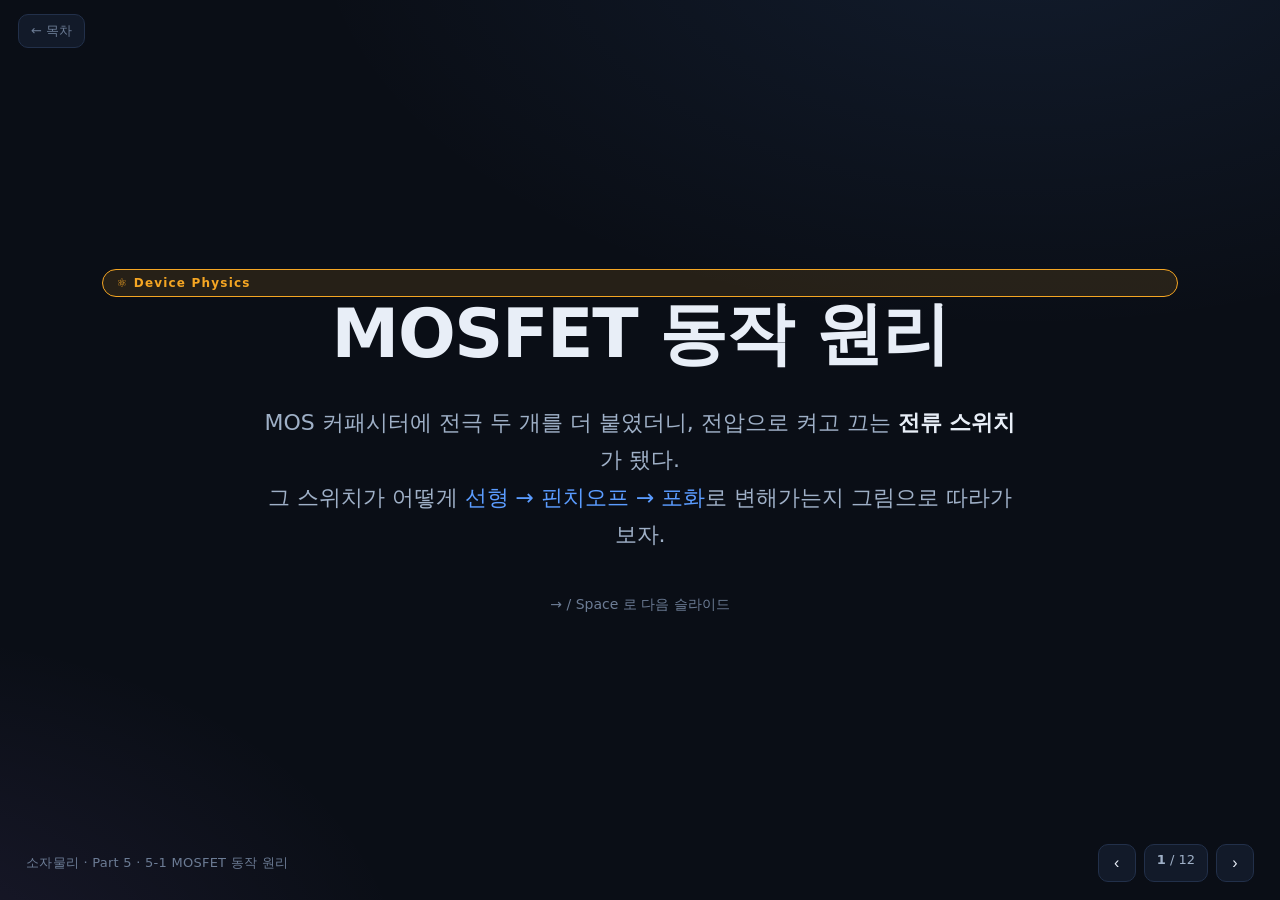
<file: chapters/dp5-1.html>
<!doctype html>
<html lang="ko">
<head>
<meta charset="utf-8">
<meta name="viewport" content="width=device-width,initial-scale=1">
<title>소자물리 5-1 · MOSFET 동작 원리</title>
<link rel="stylesheet" href="../assets/style.css">
<link rel="stylesheet" href="../assets/physics.css">
</head>
<body data-title="소자물리 · Part 5 · 5-1 MOSFET 동작 원리">
<div class="deck">

  <!-- 1. 제목 -->
  <section class="slide title-slide">
    <div class="phys-badge">⚛️ Device Physics</div>
    <h1>MOSFET 동작 원리</h1>
    <p class="hook">MOS 커패시터에 전극 두 개를 더 붙였더니, 전압으로 켜고 끄는 <strong>전류 스위치</strong>가 됐다.<br>그 스위치가 어떻게 <span class="hl2">선형 → 핀치오프 → 포화</span>로 변해가는지 그림으로 따라가 보자.</p>
    <p class="hint">→ / Space 로 다음 슬라이드</p>
  </section>

  <!-- 2. 무엇 -->
  <section class="slide">
    <div class="kicker">한 문장 정의</div>
    <h2>MOSFET이란 무엇인가</h2>
    <div class="keyq">
      <p style="margin:0"><strong>MOSFET</strong> = <span class="hl">M</span>etal-<span class="hl">O</span>xide-<span class="hl">S</span>emiconductor <span class="hl2">F</span>ield-<span class="hl2">E</span>ffect <span class="hl2">T</span>ransistor.<br>
      이미 배운 <strong>MOS 구조</strong> 위에 <strong>전기장(Field)</strong>으로 <strong>저항을 바꾸는(Transistor)</strong> 소자다.</p>
    </div>
    <p class="mt">트랜지스터(<span class="dim">Transfer + Resistor</span>)는 "값을 바꿀 수 있는 저항", 즉 전압으로 여닫는 스위치라고 보면 된다. MOS 커패시터는 전류가 흐르지 않았지만, MOSFET은 <strong>전류가 흐르고 그 양을 게이트 전압으로 조절</strong>한다.</p>
    <div class="row mt">
      <span class="tag">MOS 커패시터 = 2단자 (전류 X)</span>
      <span class="tag">MOSFET = 4단자 (전류 O)</span>
      <span class="tag">디지털 로직·메모리는 MOSFET(CMOS) 주류 · BJT는 아날로그·RF·전력에서 여전히 쓰임</span>
    </div>
  </section>

  <!-- 3. 비유 (수도꼭지) -->
  <section class="slide">
    <div class="kicker">직관부터 잡고 가자</div>
    <h2>게이트는 수도꼭지다</h2>
    <div class="analogy">
      <p style="margin:0">소스(Source)는 <strong>물이 나오는 곳</strong>, 드레인(Drain)은 <strong>물이 빠지는 곳</strong>(싱크대 배수구를 떠올리자). 그 사이를 잇는 관이 <strong>채널</strong>이고, <span class="hl">게이트 전압</span>은 그 관을 잠그고 여는 <strong>밸브</strong>다.</p>
      <p style="margin:8px 0 0">밸브를 열면(게이트 ON) 물이 흐르고, 잠그면(게이트 OFF) 멈춘다. <span class="hl2">드레인 전압</span>은 두 수조의 <strong>높이 차이</strong> — 차이가 클수록 물이 세게 흐른다.</p>
      <p style="margin:8px 0 0">중요한 점: 밸브 손잡이(게이트)에는 물이 거의 흐르지 않는다. 게이트는 <strong>전압만</strong> 걸어 채널을 여닫을 뿐 전류를 거의 쓰지 않는다 — 그래서 MOSFET은 전력을 거의 안 들이고 켜고 끄는 <strong>전압 제어 스위치</strong>가 된다.</p>
    </div>
  </section>

  <!-- 4. 구조 G/S/D/B -->
  <section class="slide">
    <div class="kicker">핵심 개념 ①</div>
    <h2>구조: 게이트 · 소스 · 드레인 · 바디</h2>
    <div class="diagram">
      <svg viewBox="0 0 640 320" width="640">
        <!-- 바디(p형 substrate) -->
        <rect x="40" y="150" width="560" height="130" fill="#172236" stroke="#22304a"/>
        <text x="300" y="245" fill="#9fb0c7" font-size="14" text-anchor="middle">p형 바디 (Body / Substrate)</text>
        <!-- 산화막 -->
        <rect x="170" y="120" width="300" height="30" fill="#0b1220" stroke="#b388ff"/>
        <text x="320" y="140" fill="#b388ff" font-size="13" text-anchor="middle">산화막 (Oxide)</text>
        <!-- 게이트 -->
        <rect x="170" y="90" width="300" height="30" fill="#1f2b40" stroke="#f5a623"/>
        <text x="320" y="110" fill="#f5a623" font-size="14" text-anchor="middle">게이트 (Gate)</text>
        <!-- 소스 n+ -->
        <rect x="70" y="150" width="100" height="55" fill="#13324a" stroke="#5b9cff"/>
        <text x="120" y="183" fill="#5b9cff" font-size="14" text-anchor="middle">n⁺ 소스</text>
        <!-- 드레인 n+ -->
        <rect x="470" y="150" width="100" height="55" fill="#13324a" stroke="#5b9cff"/>
        <text x="520" y="183" fill="#5b9cff" font-size="14" text-anchor="middle">n⁺ 드레인</text>
        <!-- 단자 라벨 -->
        <text x="120" y="142" fill="#5b9cff" font-size="13" text-anchor="middle">S</text>
        <text x="320" y="82"  fill="#f5a623" font-size="13" text-anchor="middle">G</text>
        <text x="520" y="142" fill="#5b9cff" font-size="13" text-anchor="middle">D</text>
        <text x="300" y="300" fill="#6c7c95" font-size="13" text-anchor="middle">B</text>
        <!-- 전자 흐름 화살표 -->
        <line x1="180" y1="215" x2="460" y2="215" stroke="#5ee6a0" stroke-width="2" stroke-dasharray="6 5"/>
        <polygon points="460,215 450,210 450,220" fill="#5ee6a0"/>
        <text x="320" y="232" fill="#5ee6a0" font-size="12" text-anchor="middle">전자 흐름 →</text>
      </svg>
    </div>
    <p class="mt">MOS 구조(게이트/산화막/실리콘) 양 옆에 <strong>n⁺로 진하게 도핑한</strong> 소스와 드레인을 박은 것이 MOSFET이다. 바디는 p형. 전자가 소스에서 나와 드레인으로 빠져나간다.</p>
    <div class="physnote mt">
      <p style="margin:0">전자가 <strong>S → D</strong>로 움직이므로, (전자와 반대인) 전류의 방향 <span class="eq" style="display:inline;border:none;background:none;padding:0;border-left:none">I<span class="sub">D</span></span>는 <strong>D → S</strong>로 정의한다. 보통 소스와 바디는 접지(0 V)에 묶어 쓴다.</p>
    </div>
  </section>

  <!-- 5. 채널(반전층) 형성 -->
  <section class="slide">
    <div class="kicker">핵심 개념 ②</div>
    <h2>채널은 "반전층"이다</h2>
    <p>게이트에 <strong>충분히 큰 양의 전압</strong>(V<span class="sub">GS</span> &gt; V<span class="sub">T</span>)을 걸면, 수직 방향 전기장이 표면의 정공을 밀어내고 <strong>전자를 끌어모은다</strong>. p형 표면이 마치 n형처럼 뒤집힌다 — 이것이 <strong>반전층(inversion layer)</strong>, 곧 채널이다. <span class="dim">(엄밀히는 표면의 전자 농도가 벌크의 정공 농도만큼 커지는 순간, 즉 표면 전위 ψ<span class="sub">s</span> = 2φ<span class="sub">F</span>가 되는 지점을 '강반전'이라 하고 이때의 게이트 전압을 문턱 V<span class="sub">T</span>로 정의한다.)</span></p>
    <div class="eq">표면이 반전 → <span class="var">n⁺</span> 소스 — <span class="var">n</span> 채널 — <span class="var">n⁺</span> 드레인</div>
    <div class="eqcap">같은 n형끼리 연결된 모양이라, 전자가 소스에서 드레인으로 술술 건너간다.</div>
    <div class="grid3 mt">
      <div class="card"><h3><span class="ico">🚫</span>V<span class="sub">GS</span> 작음</h3><p style="margin:0">반전층 없음 → 채널 없음 → <strong>OFF</strong>. n⁺–p–n⁺ 라 전자가 넘을 에너지 장벽이 너무 커서 못 건넌다.</p></div>
      <div class="card"><h3><span class="ico">⚖️</span>공핍 모드</h3><p style="margin:0">정공만 살짝 밀려난 상태. 움직일 캐리어가 거의 없어 전류 ≈ 0 (sub-threshold).</p></div>
      <div class="card"><h3><span class="ico">✅</span>V<span class="sub">GS</span> &gt; V<span class="sub">T</span></h3><p style="margin:0">전자가 표면에 모여 <strong>반전층 = 채널</strong> 형성 → 전류가 흐를 길이 열린다.</p></div>
    </div>
  </section>

  <!-- 6. 밴드다이어그램(OFF, 장벽) -->
  <section class="slide">
    <div class="kicker">왜 OFF면 안 흐르나</div>
    <h2>밴드로 보는 OFF 상태</h2>
    <p>채널이 없으면, 소스의 전자가 보는 풍경은 <strong>거대한 에너지 언덕</strong>이다. p형 바디의 전도대(E<span class="sub">c</span>)가 소스/드레인보다 한참 위에 있어, 전자가 넘어갈 수 없다.</p>
    <div class="band">
      <svg viewBox="0 0 600 230" width="600">
        <text x="20" y="20" fill="#9fb0c7" font-size="12">E (에너지) ↑</text>
        <!-- E_c: 소스 낮음 → 바디 높은 언덕 → 드레인 낮음(드레인 전압으로 더 낮게) -->
        <path d="M40,150 L150,150 Q210,150 210,70 L210,70 Q210,70 270,70 L330,70 Q390,70 390,165 L500,165 L560,178" fill="none" stroke="#5b9cff" stroke-width="2.5"/>
        <text x="60" y="142" fill="#5b9cff" font-size="12">E_c (소스)</text>
        <text x="250" y="62" fill="#5b9cff" font-size="12">E_c (바디 = 장벽)</text>
        <text x="505" y="158" fill="#5b9cff" font-size="12">E_c (드레인)</text>
        <!-- 전자 표시 -->
        <circle cx="90" cy="150" r="5" fill="#5ee6a0"/>
        <circle cx="110" cy="150" r="5" fill="#5ee6a0"/>
        <text x="80" y="175" fill="#5ee6a0" font-size="11">전자</text>
        <!-- 못 넘는 화살표 -->
        <path d="M120,150 Q165,110 200,95" fill="none" stroke="#ff7a85" stroke-width="2" stroke-dasharray="4 4"/>
        <text x="150" y="100" fill="#ff7a85" font-size="12">✗ 장벽 못 넘음</text>
        <text x="120" y="218" fill="#6c7c95" font-size="12">n⁺ 소스</text>
        <text x="280" y="218" fill="#6c7c95" font-size="12">p형 바디</text>
        <text x="470" y="218" fill="#6c7c95" font-size="12">n⁺ 드레인</text>
      </svg>
    </div>
    <p class="mt dim">드레인에 양전압을 걸어도 밴드가 살짝 더 내려갈 뿐, 장벽 자체가 높아 전류는 0. 게이트로 이 장벽을 낮춰(반전층을 만들어) 길을 터주는 것이 ON의 본질이다.</p>
  </section>

  <!-- 7. 두 전기장 / 채널 전위 분포 -->
  <section class="slide">
    <div class="kicker">핵심 개념 ③ — MOSFET이 커패시터와 다른 점</div>
    <h2>드레인 전압이 채널을 따라 "기울어진다"</h2>
    <p>MOS 커패시터는 전압 차가 어디서나 V<span class="sub">GB</span>로 같았다. 하지만 MOSFET은 드레인에도 전압을 건다. 그러면 채널(저항)을 따라 전압이 조금씩 떨어져 <strong>채널 전위 V(x)</strong>가 위치마다 달라진다.</p>
    <div class="diagram">
      <svg viewBox="0 0 620 220" width="620">
        <text x="40" y="30" fill="#9fb0c7" font-size="12">채널 전위 V(x)</text>
        <!-- 축 -->
        <line x1="60" y1="180" x2="580" y2="180" stroke="#22304a"/>
        <line x1="60" y1="180" x2="60" y2="40" stroke="#22304a"/>
        <text x="55" y="195" fill="#6c7c95" font-size="12" text-anchor="end">S (x=0)</text>
        <text x="575" y="195" fill="#6c7c95" font-size="12">D (x=L)</text>
        <!-- V(x) 곡선: 0 → Vd -->
        <path d="M60,170 Q300,140 580,70" fill="none" stroke="#f5a623" stroke-width="2.5"/>
        <!-- 점 표시 -->
        <circle cx="60" cy="170" r="4" fill="#5ee6a0"/><text x="70" y="165" fill="#5ee6a0" font-size="12">0 V (접지)</text>
        <circle cx="320" cy="135" r="4" fill="#9fb0c7"/><text x="300" y="128" fill="#9fb0c7" font-size="12">0.5 V</text>
        <circle cx="580" cy="70" r="4" fill="#5b9cff"/><text x="500" y="64" fill="#5b9cff" font-size="12">V_DS (예: 1 V)</text>
      </svg>
    </div>
    <p class="mt">즉 소스 끝은 0 V, 드레인 끝은 V<span class="sub">DS</span>, 그 사이는 0.1·0.2·0.3… 식으로 분포한다. 이 <strong>수평 방향 전위 분포</strong>가 MOSFET 동작의 모든 재미를 만든다.</p>
  </section>

  <!-- 8. V_GD 판정식 -->
  <section class="slide">
    <div class="kicker">핵심 개념 ④ — 가장 중요한 식</div>
    <h2>각 지점의 "반전 여부"는 V<span class="sub">G</span> − V(x)가 정한다</h2>
    <p>어떤 지점이 반전(채널 ON)되려면, <strong>게이트와 그 지점 사이의 전압 차</strong>가 문턱 V<span class="sub">T</span>를 넘어야 한다. 그 전압 차는 게이트 전압에서 그 지점의 채널 전위를 뺀 값이다.</p>
    <div class="eq">반전 조건:  <span class="var">V</span><span class="sub">G</span> − V(x)  &gt;  <span class="var">V</span><span class="sub">T</span></div>
    <div class="eqcap">소스 끝: V_G − 0 = V<span class="sub">GS</span>  ·  드레인 끝: V_G − V<span class="sub">DS</span> = V<span class="sub">GD</span></div>
    <div class="physnote mt">
      <p style="margin:0">채널을 따라가며 V(x)가 커지므로, 게이트가 보는 "유효 전압"은 <strong>드레인 쪽으로 갈수록 작아진다</strong>. 그래서 같은 채널 안에서도 소스 근처는 두껍게 반전돼 있고, 드레인 근처는 얇아진다.</p>
    </div>
    <div class="takeaway mt">
      <p style="margin:0">소스 쪽은 V<span class="sub">GS</span>로, 드레인 쪽은 V<span class="sub">GD</span> = V<span class="sub">GS</span> − V<span class="sub">DS</span>로 판정한다. 이 한 줄이 선형·핀치오프·포화를 전부 설명한다.</p>
    </div>
  </section>

  <!-- 9. 선형(triode) 영역 -->
  <section class="slide">
    <div class="kicker">핵심 개념 ⑤ — 동작 영역 (1/3)</div>
    <h2>선형 영역 (Linear / Triode)</h2>
    <p>V<span class="sub">GS</span> &gt; V<span class="sub">T</span> 로 채널을 켠 뒤, 드레인 전압을 <strong>아주 조금</strong>만 건 경우(V<span class="sub">DS</span> 작음). 소스 끝도 드레인 끝도 모두 V_G − V(x) &gt; V<span class="sub">T</span> 라서 <strong>채널이 끝까지 고르게</strong> 이어진다.</p>
    <div class="band">
      <svg viewBox="0 0 620 180" width="620">
        <!-- 바디 -->
        <rect x="60" y="60" width="500" height="80" fill="#172236" stroke="#22304a"/>
        <!-- 소스/드레인 -->
        <rect x="40" y="60" width="60" height="50" fill="#13324a" stroke="#5b9cff"/>
        <rect x="520" y="60" width="60" height="50" fill="#13324a" stroke="#5b9cff"/>
        <text x="70" y="90" fill="#5b9cff" font-size="12" text-anchor="middle">S</text>
        <text x="550" y="90" fill="#5b9cff" font-size="12" text-anchor="middle">D</text>
        <!-- 채널: 거의 균일한 두께 -->
        <path d="M100,62 L520,62 L520,80 L100,82 Z" fill="#5ee6a0" opacity="0.55"/>
        <text x="300" y="76" fill="#04221a" font-size="12" text-anchor="middle">균일한 채널</text>
        <text x="300" y="160" fill="#6c7c95" font-size="12" text-anchor="middle">V_DS 작음 → 양 끝 모두 V_G − V(x) &gt; V_T</text>
      </svg>
    </div>
    <div class="eq">I<span class="sub">D</span>  ∝  <span class="var">V</span><span class="sub">DS</span>   <span class="dim">(작은 V_DS에서)</span></div>
    <div class="eqcap">채널은 그냥 작은 저항 — V_DS를 올리면 전류가 거의 비례해서 늘어난다. "선형"이라 부르는 이유.</div>
  </section>

  <!-- 10. 핀치오프 -->
  <section class="slide">
    <div class="kicker">핵심 개념 ⑥ — 동작 영역 (2/3)</div>
    <h2>핀치오프 (Pinch-off): 드레인 끝이 닫히는 순간</h2>
    <p>V<span class="sub">DS</span>를 점점 올리면 드레인 쪽 채널 전위가 커진다. 어느 순간 드레인 끝의 유효 전압이 딱 문턱과 같아진다.</p>
    <div class="eq">핀치오프 조건:  V<span class="sub">GD</span> = <span class="var">V</span><span class="sub">G</span> − V<span class="sub">DS</span> = V<span class="sub">T</span>   ⟺   V<span class="sub">DS</span> = V<span class="sub">GS</span> − V<span class="sub">T</span></div>
    <div class="eqcap">바로 이 V_DS 값을 V<span class="sub">DS,sat</span> 이라 부른다.</div>
    <div class="band mt">
      <svg viewBox="0 0 620 180" width="620">
        <rect x="60" y="60" width="500" height="80" fill="#172236" stroke="#22304a"/>
        <rect x="40" y="60" width="60" height="50" fill="#13324a" stroke="#5b9cff"/>
        <rect x="520" y="60" width="60" height="50" fill="#13324a" stroke="#5b9cff"/>
        <text x="70" y="90" fill="#5b9cff" font-size="12" text-anchor="middle">S</text>
        <text x="550" y="90" fill="#5b9cff" font-size="12" text-anchor="middle">D</text>
        <!-- 채널: 드레인 쪽으로 얇아져 한 점에서 닿음 -->
        <path d="M100,62 L520,62 L515,80 L100,82 Z" fill="#5ee6a0" opacity="0.55"/>
        <circle cx="518" cy="80" r="6" fill="#ff7a85"/>
        <text x="470" y="110" fill="#ff7a85" font-size="12">여기서 채널 두께 → 0</text>
        <text x="300" y="160" fill="#6c7c95" font-size="12" text-anchor="middle">드레인 끝에서 반전층이 사라지기 시작 (pinch-off point)</text>
      </svg>
    </div>
    <p class="mt dim">소스 쪽은 여전히 두껍지만, 드레인 끝에서 채널이 "꼬집힌(pinched)" 듯 끊긴다. 이 지점이 핀치오프의 시작이다.</p>
  </section>

  <!-- 11. 포화 -->
  <section class="slide">
    <div class="kicker">핵심 개념 ⑦ — 동작 영역 (3/3)</div>
    <h2>포화 (Saturation): 더 올려도 전류가 일정</h2>
    <p>핀치오프 후 V<span class="sub">DS</span>를 <strong>더</strong> 올리면 드레인 근처는 공핍(반전 안 됨)으로 끊긴다. 그런데도 전류는 흐른다 — 끊긴 짧은 구간엔 강한 전기장이 걸려, 채널 끝까지 온 전자를 드레인으로 <strong>휙 던져 보낸다</strong>(역바이어스 pn 접합의 공핍층을 캐리어가 건너가는 것과 같은 이치).</p>
    <div class="band">
      <svg viewBox="0 0 620 180" width="620">
        <rect x="60" y="60" width="500" height="80" fill="#172236" stroke="#22304a"/>
        <rect x="40" y="60" width="60" height="50" fill="#13324a" stroke="#5b9cff"/>
        <rect x="520" y="60" width="60" height="50" fill="#13324a" stroke="#5b9cff"/>
        <text x="70" y="90" fill="#5b9cff" font-size="12" text-anchor="middle">S</text>
        <text x="550" y="90" fill="#5b9cff" font-size="12" text-anchor="middle">D</text>
        <!-- 채널 끊김: 드레인 전에 끝남 -->
        <path d="M100,62 L470,62 L455,80 L100,82 Z" fill="#5ee6a0" opacity="0.55"/>
        <rect x="455" y="62" width="65" height="20" fill="#ff7a85" opacity="0.25"/>
        <text x="487" y="105" fill="#ff7a85" font-size="11" text-anchor="middle">공핍(끊김)</text>
        <!-- 전자 던짐 -->
        <line x1="455" y1="72" x2="515" y2="72" stroke="#5ee6a0" stroke-width="2" stroke-dasharray="4 3"/>
        <polygon points="515,72 506,68 506,76" fill="#5ee6a0"/>
        <text x="300" y="160" fill="#6c7c95" font-size="12" text-anchor="middle">채널은 짧아져도, 강한 전기장이 전자를 드레인으로 쓸어 보냄</text>
      </svg>
    </div>
    <div class="physnote mt">
      <p style="margin:0">전류량은 <strong>게이트 전압이 정한다</strong>: 채널에 모인 전자(캐리어) 수가 V<span class="sub">GS</span>로 고정돼 있기 때문. V<span class="sub">DS</span>를 더 올려도 "건너갈 전자 수"는 그대로라, <strong>I<span class="sub">D</span>가 더 안 늘고 포화</strong>한다.</p>
    </div>
  </section>

  <!-- 12. 정리 -->
  <section class="slide">
    <div class="kicker">한눈에 정리</div>
    <h2>전체 흐름과 I–V 곡선</h2>
    <div class="grid2">
      <div>
        <table class="compare">
          <tr><th>영역</th><th>조건</th><th>I<span class="sub">D</span> 거동</th></tr>
          <tr><td>차단 (OFF)</td><td>V<span class="sub">GS</span> &lt; V<span class="sub">T</span></td><td>≈ 0</td></tr>
          <tr><td>선형/트라이오드</td><td>V<span class="sub">DS</span> &lt; V<span class="sub">GS</span>−V<span class="sub">T</span></td><td>V<span class="sub">DS</span>에 비례 ↑</td></tr>
          <tr><td>핀치오프</td><td>V<span class="sub">DS</span> = V<span class="sub">GS</span>−V<span class="sub">T</span></td><td>경계점</td></tr>
          <tr><td>포화</td><td>V<span class="sub">DS</span> &gt; V<span class="sub">GS</span>−V<span class="sub">T</span></td><td>거의 일정 (V<span class="sub">GS</span>가 좌우)</td></tr>
        </table>
      </div>
      <div class="diagram">
        <svg viewBox="0 0 300 220" width="300">
          <line x1="40" y1="190" x2="280" y2="190" stroke="#22304a"/>
          <line x1="40" y1="190" x2="40" y2="20" stroke="#22304a"/>
          <text x="285" y="205" fill="#6c7c95" font-size="11" text-anchor="end">V_DS</text>
          <text x="20" y="30" fill="#6c7c95" font-size="11">I_D</text>
          <!-- 곡선: 선형 상승 후 포화 평탄 -->
          <path d="M40,190 Q120,90 165,80 L280,72" fill="none" stroke="#f5a623" stroke-width="2.5"/>
          <line x1="165" y1="80" x2="165" y2="190" stroke="#22304a" stroke-dasharray="4 4"/>
          <text x="165" y="205" fill="#9fb0c7" font-size="10" text-anchor="middle">V_DS,sat</text>
          <text x="85" y="150" fill="#5ee6a0" font-size="11" transform="rotate(-38 85 150)">선형</text>
          <text x="215" y="62" fill="#5b9cff" font-size="11">포화</text>
        </svg>
      </div>
    </div>

    <div class="qa mt">
      <div class="q">MOSFET이 MOS 커패시터와 결정적으로 다른 점은?</div>
      <div class="a">드레인 전압이 만드는 <strong>수평 채널 전위 분포 V(x)</strong> 때문에, 위치마다 반전 여부(동작 모드)가 달라질 수 있다. 그래서 전류가 흐르고, 선형/핀치오프/포화가 생긴다.</div>
    </div>
    <div class="qa">
      <div class="q">포화 영역에서 V<span class="sub">DS</span>를 올려도 I<span class="sub">D</span>가 안 느는 이유는?</div>
      <div class="a">건너갈 전자의 양은 게이트 전압(채널 전하)이 이미 정해놨다. 드레인 전압은 그 전자를 "흘려보내는" 역할만 하므로, 더 올려도 전류 총량은 거의 그대로다.</div>
    </div>

    <div class="takeaway mt">
      <p style="margin:0"><strong>게이트로 켜고(V<span class="sub">GS</span>&gt;V<span class="sub">T</span>), 드레인으로 흘린다(V<span class="sub">DS</span>).</strong> V<span class="sub">DS</span>가 V<span class="sub">GS</span>−V<span class="sub">T</span>를 넘는 순간 핀치오프 → 포화. 이것이 MOSFET을 스위치이자 증폭기로 만든다.</p>
    </div>
    <p class="note mt">다음 → 5-2: 동작 영역을 식으로 — 채널 전하·전류 방정식과 I–V 특성 곡선 유도</p>
  </section>

</div>
<script src="../assets/slides.js"></script>
</body>
</html>
</file>
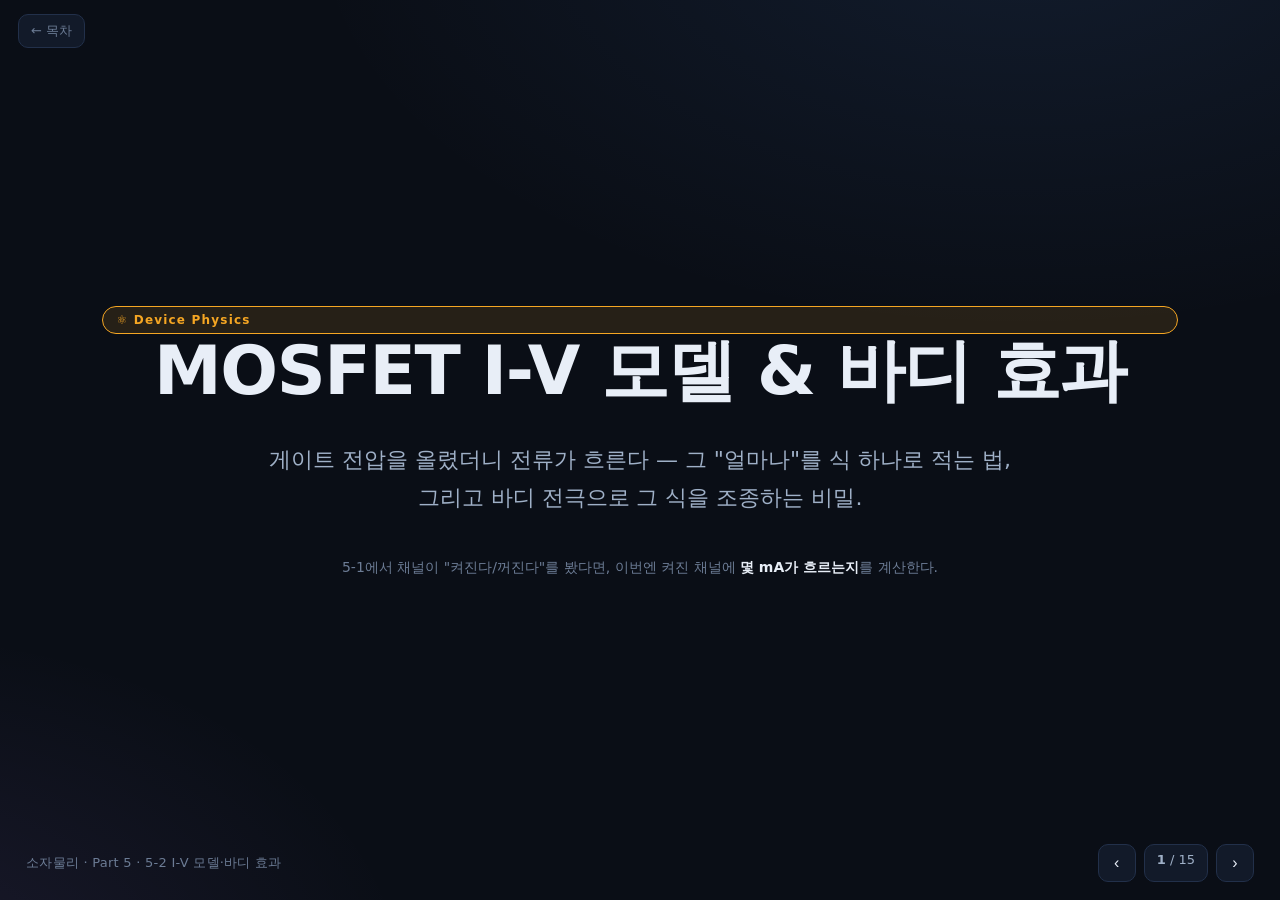
<file: chapters/dp5-2.html>
<!doctype html>
<html lang="ko">
<head>
<meta charset="utf-8">
<meta name="viewport" content="width=device-width,initial-scale=1">
<title>소자물리 5-2 · I-V 모델·바디 효과</title>
<link rel="stylesheet" href="../assets/style.css">
<link rel="stylesheet" href="../assets/physics.css">
</head>
<body data-title="소자물리 · Part 5 · 5-2 I-V 모델·바디 효과">
<div class="deck">

  <!-- 1. 제목 -->
  <section class="slide title-slide">
    <div class="phys-badge">⚛️ Device Physics</div>
    <h1>MOSFET I-V 모델 &amp; 바디 효과</h1>
    <p class="hook">게이트 전압을 올렸더니 전류가 흐른다 — 그 "얼마나"를 식 하나로 적는 법, 그리고 바디 전극으로 그 식을 조종하는 비밀.</p>
    <p class="hint">5-1에서 채널이 "켜진다/꺼진다"를 봤다면, 이번엔 켜진 채널에 <strong>몇 mA가 흐르는지</strong>를 계산한다.</p>
  </section>

  <!-- 2. 무엇을 -->
  <section class="slide">
    <div class="kicker">이번 시간에 무엇을</div>
    <h2>I-V 모델: "입력 전압 → 출력 전류" 함수</h2>
    <p class="lead">MOSFET은 결국 <strong>전압을 받아 전류를 내보내는 소자</strong>다. 우리가 원하는 건 딱 하나 — V<span class="sub">GS</span>(게이트 전압)와 V<span class="sub">DS</span>(드레인 전압)를 넣으면 드레인 전류 I<span class="sub">D</span>가 얼마인지 알려주는 식.</p>
    <div class="keyq">📌 I-V 모델이란, 인가 전압(V<span class="sub">GS</span>, V<span class="sub">DS</span>)으로부터 채널을 흐르는 드레인 전류 I<span class="sub">D</span>를 계산하는 수식이다.</div>
    <div class="note">수학적으로는 I<span class="sub">D</span> = f(V<span class="sub">GS</span>, V<span class="sub">DS</span>) 꼴, 즉 <strong>입력 변수 두 개를 넣으면 출력값 하나가 나오는 함수</strong>다. 이번 챕터는 이 함수 f의 구체적인 모양을 들여다보는 시간이다.</div>
  </section>

  <!-- 3. 직관: 채널 = 가변 저항 수도관 -->
  <section class="slide">
    <div class="kicker">먼저 직관부터</div>
    <h2>채널은 "두께가 변하는 물길"이다</h2>
    <p>게이트에 +전압을 주면 산화막 아래 실리콘 표면에 전자들이 모여 <strong>전류가 흐를 길(채널)</strong>이 생긴다. 이 길을 따라 소스 → 드레인으로 전자가 흐르는 것이 드레인 전류다.</p>
    <div class="analogy">💡 비유: 채널을 <strong>수도관</strong>이라고 하자. 게이트 전압 = 관을 얼마나 굵게 열어두느냐(V<span class="sub">GS</span>−V<span class="sub">T</span>가 클수록 굵다). 드레인 전압 V<span class="sub">DS</span> = 관 양끝의 <strong>수압 차</strong>. 굵은 관에 큰 수압이면 물(전류)이 많이 흐른다.</div>
    <div class="physnote">⚛️ 물리 직관: 소스 쪽 채널 입구의 전위는 0V, 드레인 쪽 출구는 V<span class="sub">DS</span>. 그래서 채널 안쪽 각 지점 x마다 전위 V<span class="sub">C</span>(x)가 0부터 V<span class="sub">DS</span>까지 조금씩 다르다. 이 "위치마다 다른 전위"가 모든 계산의 출발점이다.</div>
  </section>

  <!-- 4. 핵심 출발점: 위치마다 다른 인버전 전하 -->
  <section class="slide">
    <div class="kicker">출발점</div>
    <h2>각 위치의 "유효 전압"이 채널 두께를 정한다</h2>
    <p>5-1에서 인버전 전하량은 <strong>게이트가 문턱을 얼마나 초과했는가</strong>로 정해졌다. 그런데 MOSFET에서는 채널 전위 V<span class="sub">C</span>(x)가 그 유효 전압을 깎아먹는다.</p>
    <div class="eq">|Q<span class="sub">inv</span>(x)| = C<span class="sub">ox</span> · ( <span class="var">V</span><span class="sub">GS</span> − <span class="var">V</span><span class="sub">T</span> − <span class="var">V</span><span class="sub">C</span>(x) )</div>
    <div class="eqcap">위치 x에서 채널에 쌓인 전자 전하 면밀도. 드레인에 가까울수록 V<span class="sub">C</span>(x)가 커져 전하가 얇아진다.</div>
    <div class="physnote">⚛️ 물리 직관: 드레인 쪽으로 갈수록 채널 전위가 높아지니, 게이트와 채널 사이의 "실효 전압"이 줄어든다 → 그쪽 물길이 가늘어진다. 수도관 출구가 점점 좁아지는 그림.</div>
  </section>

  <!-- 5. 5가지 가정 -->
  <section class="slide">
    <div class="kicker">계산을 단순하게</div>
    <h2>이상적인 모델을 위한 5가지 가정</h2>
    <p>실제는 복잡하다. 그래서 "long-channel(긴 채널) 이상 모델"에서는 다음을 가정한다.</p>
    <ul>
      <li><strong>강한 인버전만</strong>: V<span class="sub">GS</span> &gt; V<span class="sub">T</span>여서 채널이 확실히 형성된 경우만 다룬다.</li>
      <li><strong>이동도 μ는 상수</strong>: 채널 어디서든 전자의 이동도가 일정하다고 본다.</li>
      <li><strong>점진 채널 근사(GCA)</strong>: 채널이 충분히 길어 전위가 <span class="hl">서서히</span> 변한다고 본다.</li>
      <li><strong>드리프트 전류만</strong>: 확산(diffusion) 성분은 무시한다.</li>
      <li><strong>게이트 누설 없음</strong>: 산화막을 뚫는 전류(터널링 등)는 0으로 본다.</li>
    </ul>
    <div class="note">이 가정들은 "교과서적 깨끗한 식"을 얻기 위한 것. 실제 칩(짧은 채널)에서는 보정이 필요하지만, 직관을 잡는 데는 이 모델이 최고다.</div>
  </section>

  <!-- 6. 식 유도 줄기 -->
  <section class="slide">
    <div class="kicker">식이 나오는 줄기</div>
    <h2>드리프트 전류를 채널 전체로 적분하기</h2>
    <p>전류는 <strong>전하 × 속도</strong>다. 드리프트 속도는 전기장 ε에 비례(v = μ·ε)하고, 전기장은 채널 전위의 기울기다.</p>
    <div class="eq">I<span class="sub">D</span> = <span class="var">W</span> · |Q<span class="sub">inv</span>(x)| · μ<span class="sub">n</span> · ε(x) ,&nbsp;&nbsp; ε(x) = −dV<span class="sub">C</span>/dx</div>
    <div class="eqcap">W는 채널 폭(width). 폭이 넓을수록 물길이 넓어 전류가 크다.</div>
    <p>I<span class="sub">D</span>는 채널 어디서나 같으므로, dx를 한쪽으로 모아 <strong>x: 0→L</strong>, <strong>V<span class="sub">C</span>: 0→V<span class="sub">DS</span></strong>로 양변을 적분한다.</p>
    <div class="eq">I<span class="sub">D</span> · ∫<span class="sub">0</span><span class="sup">L</span> dx = μ<span class="sub">n</span> C<span class="sub">ox</span> W ∫<span class="sub">0</span><span class="sup">V<span class="sub">DS</span></span> ( <span class="var">V</span><span class="sub">GS</span> − <span class="var">V</span><span class="sub">T</span> − V<span class="sub">C</span> ) dV<span class="sub">C</span></div>
    <div class="eqcap">왼쪽은 위치 x에 대한 적분(→ 채널 길이 L), 오른쪽은 채널 전위 V<span class="sub">C</span>에 대한 적분. 단순한 변수분리형이다.</div>
  </section>

  <!-- 7. 선형 영역 식 -->
  <section class="slide">
    <div class="kicker">결과 ①</div>
    <h2>선형(linear) 영역: 작은 V<span class="sub">DS</span></h2>
    <p>적분을 끝내면 채널 전체가 살아있는 영역, 즉 <strong>V<span class="sub">DS</span> &lt; V<span class="sub">GS</span>−V<span class="sub">T</span></strong>에서 성립하는 식이 나온다.</p>
    <div class="eq">I<span class="sub">D</span> = μ<span class="sub">n</span> C<span class="sub">ox</span> · (<span class="var">W</span>/<span class="var">L</span>) · [ (<span class="var">V</span><span class="sub">GS</span> − <span class="var">V</span><span class="sub">T</span>)·V<span class="sub">DS</span> − ½·V<span class="sub">DS</span><span class="sup">2</span> ]</div>
    <div class="eqcap">선형 영역(=트라이오드). V<span class="sub">DS</span>가 작을 때 −½V<span class="sub">DS</span><span class="sup">2</span> 항은 작아, I<span class="sub">D</span>는 거의 V<span class="sub">DS</span>에 <strong>비례</strong>한다 → 가변저항처럼 동작.</div>
    <div class="analogy">💡 비유: 수압(V<span class="sub">DS</span>)이 작을 땐 관 굵기가 일정한 그냥 저항. 압력을 올린 만큼 물이 비례해서 늘어난다. 그래서 "선형".</div>
    <div class="physnote">⚛️ W/L(폭/길이)이 통째로 곱해진다. 회로 설계자가 트랜지스터의 전류 능력을 키우려면 W/L을 키운다 — 이게 그 출처다.</div>
  </section>

  <!-- 8. 핀치오프 & 포화 영역 -->
  <section class="slide">
    <div class="kicker">결과 ②</div>
    <h2>포화(saturation) 영역: 핀치오프 이후</h2>
    <p>V<span class="sub">DS</span>를 키워 <strong>V<span class="sub">DS</span> = V<span class="sub">GS</span>−V<span class="sub">T</span></strong>가 되는 순간, 드레인 쪽 채널 전하가 0이 된다 — 이게 <span class="hl">핀치오프(pinch-off)</span>. 이 값을 위 식에 넣으면 V<span class="sub">DS</span> 항이 사라진다.</p>
    <div class="eq">I<span class="sub">D,sat</span> = ½ · μ<span class="sub">n</span> C<span class="sub">ox</span> · (<span class="var">W</span>/<span class="var">L</span>) · ( <span class="var">V</span><span class="sub">GS</span> − <span class="var">V</span><span class="sub">T</span> )<span class="sup">2</span></div>
    <div class="eqcap">포화 전류. V<span class="sub">DS</span>가 빠지고 <strong>I<span class="sub">D</span> ∝ (V<span class="sub">GS</span>−V<span class="sub">T</span>)<span class="sup">2</span></strong> — 게이트 전압만으로 전류가 정해진다.</div>
    <div class="analogy">💡 비유: 관 출구가 닫혀버린 게 아니라 <strong>꼭 짜인 목</strong>이 생긴 것. 그 뒤로 수압을 더 올려도 목을 통과하는 물의 양은 더 늘지 않는다 → 전류가 평평하게 "포화".</div>
    <div class="physnote">⚛️ 드레인 끝 전하가 0이어도 전류는 끊기지 않는다 — 핀치오프 지점부터 드레인까지의 짧은 공핍영역에 걸린 강한 전계가, 채널을 통해 도달한 전자를 드레인으로 쓸어 보내기 때문이다.</div>
    <div class="note">포화 영역의 MOSFET은 V<span class="sub">GS</span>로 그 값을 정하는 <strong>정전류원</strong>(전압을 더 올려도 흐르는 전류가 거의 일정한 전원)에 가깝다. 회로에서 "켜진 트랜지스터"는 보통 이 영역에서 쓴다.</div>
  </section>

  <!-- 9. 출력 특성 곡선 (I_D vs V_DS) -->
  <section class="slide">
    <div class="kicker">그래프로 보기 ①</div>
    <h2>출력 특성: I<span class="sub">D</span> vs V<span class="sub">DS</span></h2>
    <p>가로축 V<span class="sub">DS</span>, 세로축 I<span class="sub">D</span>. 왼쪽은 포물선(선형), 오른쪽은 평평(포화). 둘의 경계가 핀치오프 점선이다.</p>
    <div class="band"><svg viewBox="0 0 600 260" width="600">
      <text x="14" y="18" fill="#9fb0c7" font-size="12">I_D ↑</text>
      <!-- 축 -->
      <line x1="60" y1="30" x2="60" y2="220" stroke="#22304a" stroke-width="1.5"/>
      <line x1="60" y1="220" x2="580" y2="220" stroke="#22304a" stroke-width="1.5"/>
      <text x="540" y="242" fill="#9fb0c7" font-size="12">V_DS →</text>
      <!-- 핀치오프 경계 (포물선 정점 잇는 점선) -->
      <path d="M60,220 Q150,70 300,60" fill="none" stroke="#6c7c95" stroke-width="1.3" stroke-dasharray="4 4"/>
      <text x="150" y="50" fill="#6c7c95" font-size="11">핀치오프 경계</text>
      <!-- 곡선 상단 (큰 VGS): 선형 포물선 + 포화 평평 -->
      <path d="M60,220 Q120,120 175,95 L580,80" fill="none" stroke="#5b9cff" stroke-width="2.5"/>
      <circle cx="175" cy="95" r="3.5" fill="#5b9cff"/>
      <text x="585" y="80" fill="#5b9cff" font-size="11">큰 V_GS</text>
      <!-- 곡선 중단 -->
      <path d="M60,220 Q115,160 150,145 L580,135" fill="none" stroke="#5ee6a0" stroke-width="2.5"/>
      <circle cx="150" cy="145" r="3.5" fill="#5ee6a0"/>
      <!-- 곡선 하단 (작은 VGS) -->
      <path d="M60,220 Q105,192 130,185 L580,180" fill="none" stroke="#f5a623" stroke-width="2.5"/>
      <circle cx="130" cy="185" r="3.5" fill="#f5a623"/>
      <text x="585" y="182" fill="#f5a623" font-size="11">작은 V_GS</text>
      <!-- 영역 라벨 -->
      <text x="90" y="245" fill="#5ee6a0" font-size="11">선형(가변저항)</text>
      <text x="380" y="245" fill="#5b9cff" font-size="11">포화(정전류)</text>
    </svg></div>
    <p class="dim">곡선마다 V<span class="sub">GS</span>가 다르다. V<span class="sub">GS</span>가 클수록 포화 전류가 높이 올라간다(∝ (V<span class="sub">GS</span>−V<span class="sub">T</span>)<span class="sup">2</span>). 각 곡선이 평평해지기 시작하는 무릎점이 핀치오프다.</p>
  </section>

  <!-- 10. 채널길이변조 -->
  <section class="slide">
    <div class="kicker">현실의 작은 보정</div>
    <h2>포화는 사실 "완전히" 평평하지 않다</h2>
    <p>이상 모델에선 포화 영역의 I<span class="sub">D</span>가 V<span class="sub">DS</span>와 무관해 완전히 수평이다. 하지만 실제로는 V<span class="sub">DS</span>가 더 커지면 핀치오프 점이 드레인에서 소스 쪽으로 살짝 밀려, <strong>유효 채널 길이 L이 약간 짧아진다</strong>.</p>
    <div class="physnote">⚛️ 물리 직관: I<span class="sub">D</span> ∝ 1/L 인데 L이 줄면 전류가 조금 늘어난다. 그래서 포화 곡선이 수평이 아니라 <span class="hl">완만하게 우상향</span>한다. 이것이 <strong>채널길이변조(channel-length modulation)</strong>다.</div>
    <div class="eq">I<span class="sub">D,sat</span> ≈ ½ μ<span class="sub">n</span> C<span class="sub">ox</span> (<span class="var">W</span>/<span class="var">L</span>)(V<span class="sub">GS</span>−V<span class="sub">T</span>)<span class="sup">2</span> · ( 1 + λ·V<span class="sub">DS</span> )</div>
    <div class="eqcap">λ(람다)가 그 기울기를 나타내는 보정 계수. 채널이 짧을수록 λ가 커진다(효과가 강해진다).</div>
    <div class="note">이 작은 기울기 때문에 MOSFET은 이상적인 "출력저항 무한대의 정전류원"이 되지 못한다. 그 정도는 출력저항 r<span class="sub">o</span> ≈ 1/(λ·I<span class="sub">D</span>)로 나타나며, 이 값이 작을수록 증폭기로 쓸 때 얻을 수 있는 증폭률(이득)이 제한된다.</div>
  </section>

  <!-- 11. 전달 특성 + gm -->
  <section class="slide">
    <div class="kicker">그래프로 보기 ②</div>
    <h2>전달 특성: I<span class="sub">D</span> vs V<span class="sub">GS</span></h2>
    <p>이번엔 V<span class="sub">DS</span>를 고정하고 게이트 전압을 쓸어올린다. V<span class="sub">GS</span> &lt; V<span class="sub">T</span>면 채널이 없어 전류 0(컷오프), V<span class="sub">T</span>를 넘으면 전류가 솟는다.</p>
    <div class="band"><svg viewBox="0 0 600 230" width="600">
      <text x="14" y="18" fill="#9fb0c7" font-size="12">√I_D ↑</text>
      <line x1="70" y1="25" x2="70" y2="195" stroke="#22304a" stroke-width="1.5"/>
      <line x1="70" y1="195" x2="580" y2="195" stroke="#22304a" stroke-width="1.5"/>
      <text x="540" y="217" fill="#9fb0c7" font-size="12">V_GS →</text>
      <!-- 컷오프 평탄 구간 -->
      <line x1="70" y1="195" x2="210" y2="195" stroke="#f5a623" stroke-width="2.5"/>
      <!-- 포화: √I_D는 (VGS-VT)에 선형 → 직선 -->
      <line x1="210" y1="195" x2="500" y2="55" stroke="#f5a623" stroke-width="2.5"/>
      <!-- VT 표시 -->
      <line x1="210" y1="195" x2="210" y2="205" stroke="#5ee6a0" stroke-width="1.5"/>
      <text x="196" y="220" fill="#5ee6a0" font-size="12">V_T</text>
      <!-- x절편 = VT 강조: 직선을 점선 연장 -->
      <text x="430" y="48" fill="#f5a623" font-size="11">√I_D ∝ V_GS−V_T</text>
      <text x="100" y="188" fill="#f5a623" font-size="11">컷오프</text>
    </svg></div>
    <p>포화 영역에서 I<span class="sub">D</span> ∝ (V<span class="sub">GS</span>−V<span class="sub">T</span>)<span class="sup">2</span>이므로 <strong>√I<span class="sub">D</span>는 V<span class="sub">GS</span>에 직선</strong>으로 그려진다 — 이 직선의 x절편이 바로 V<span class="sub">T</span>다(V<span class="sub">T</span> 추출법!).</p>
    <div class="physnote">⚛️ 곡선의 기울기 ∂I<span class="sub">D</span>/∂V<span class="sub">GS</span>를 <strong>트랜스컨덕턴스 g<span class="sub">m</span></strong>이라 한다. "게이트를 흔들면 드레인 전류가 얼마나 출렁이나"를 나타내는 증폭 능력의 핵심 지표.</div>
  </section>

  <!-- 12. 바디 효과 정의 + 밴드 -->
  <section class="slide">
    <div class="kicker">두 번째 주제</div>
    <h2>바디(기판) 바이어스: V<span class="sub">T</span>를 손으로 돌리는 다이얼</h2>
    <p>지금까진 바디(기판) 전극을 접지(0V)로 뒀다. 이제 바디에 전압을 걸어본다. 단, NMOS(p형 기판)에서는 <strong>바디-소스 pn 접합이 항상 역바이어스</strong>가 되도록 바디에 <span class="hl">음(−)의 전압</span>을 걸어야 한다(그래야 불필요한 누설 전류가 안 흐른다).</p>
    <div class="keyq">📌 V<span class="sub">SB</span> = V<span class="sub">S</span> − V<span class="sub">B</span>. 소스 기준 바디 전압. 바디에 −2V를 걸면(V<span class="sub">S</span>=0) V<span class="sub">SB</span> = +2V로 표기한다. 부호 혼동 주의!</div>
    <div class="band"><svg viewBox="0 0 600 210" width="600">
      <text x="14" y="18" fill="#9fb0c7" font-size="12">E ↑</text>
      <!-- V_SB = 0 (얕은 휘어짐, 점선) -->
      <path d="M70,70 Q150,70 175,110 L300,110" fill="none" stroke="#6c7c95" stroke-width="1.6" stroke-dasharray="5 4"/>
      <text x="305" y="112" fill="#6c7c95" font-size="11">V_SB = 0</text>
      <!-- V_SB > 0 (더 깊은 휘어짐, 실선) -->
      <path d="M70,70 Q160,70 205,150 L320,150" fill="none" stroke="#5b9cff" stroke-width="2.4"/>
      <text x="325" y="152" fill="#5b9cff" font-size="11">V_SB &gt; 0 (아래 휘어짐 ↑, 공핍↑)</text>
      <!-- 표면 위치 표시 -->
      <line x1="70" y1="30" x2="70" y2="185" stroke="#22304a" stroke-width="1.2"/>
      <text x="40" y="200" fill="#6c7c95" font-size="11">표면(산화막 경계)</text>
      <text x="430" y="200" fill="#6c7c95" font-size="11">기판 깊숙이</text>
      <!-- 화살표: 더 큰 밴드밴딩 (아래 방향) -->
      <line x1="205" y1="110" x2="205" y2="148" stroke="#5ee6a0" stroke-width="1.5" marker-end=""/>
      <text x="212" y="135" fill="#5ee6a0" font-size="11">Δ 더 큰 휘어짐</text>
    </svg></div>
    <p class="dim">게이트 (+)바이어스에서 밴드는 표면(산화막 경계)으로 갈수록 아래로 휜다(E<span class="sub">c</span>가 E<span class="sub">F</span>에 접근 → 표면에 전자가 모인다). 바디에 −전압을 더 걸면(V<span class="sub">SB</span>↑) 이 아래쪽 휘어짐이 더 깊어지고 공핍층이 더 넓어진다 → V<span class="sub">T</span> 증가.</p>
  </section>

  <!-- 13. 바디 효과 물리 + 식 -->
  <section class="slide">
    <div class="kicker">바디 효과의 메커니즘</div>
    <h2>왜 V<span class="sub">SB</span>가 V<span class="sub">T</span>를 "올리는가"</h2>
    <p>바디에 −전압을 걸면 채널 아래 정공이 더 끌려나가 <strong>공핍 영역이 넓어진다</strong>. 넓어진 공핍층에는 음의 고정전하(이온화된 억셉터)가 더 많이 드러난다.</p>
    <div class="physnote">⚛️ 물리 직관: 이 추가된 음전하는 마치 "보조 게이트가 채널에 −전압을 건 것"처럼 작용해 채널 형성을 <strong>방해</strong>한다. 그래서 채널을 켜려면 게이트 전압을 ΔV<span class="sub">T</span>만큼 더 줘야 한다 → V<span class="sub">T</span>가 증가.</div>
    <div class="eq">V<span class="sub">T</span> = V<span class="sub">T0</span> + γ · ( √(2φ<span class="sub">F</span> + V<span class="sub">SB</span>) − √(2φ<span class="sub">F</span>) )</div>
    <div class="eqcap">V<span class="sub">T0</span>는 V<span class="sub">SB</span>=0일 때 문턱전압, γ(감마)는 바디효과 계수. V<span class="sub">SB</span>는 <strong>제곱근</strong>으로 들어간다.</div>
    <p>핵심: V<span class="sub">SB</span>가 커질수록 V<span class="sub">T</span>가 올라가지만 <strong>√에 비례</strong>하므로, V<span class="sub">SB</span>를 2배로 해도 ΔV<span class="sub">T</span>가 정확히 2배가 되지는 않는다.</p>
    <div class="note">V<span class="sub">T</span>는 도핑 농도·산화막 두께처럼 제조 단계에서 굳어버리는 값들로 정해져 나중에 손대기 어렵다. 그런데 바디 바이어스는 <strong>소자가 동작하는 중에 전압만으로 V<span class="sub">T</span>를 조절</strong>할 수 있는 드문 수단이다 — 칩의 전력 소모와 누설 전류를 제어하는 데 실제로 쓰인다.</div>
  </section>

  <!-- 14. 이해 점검 Q&A -->
  <section class="slide">
    <div class="kicker">이해 점검</div>
    <h2>스스로 답해보기</h2>
    <div class="qa">
      <div class="q">Q1. V<span class="sub">GS</span>=2V, V<span class="sub">T</span>=0.5V인 NMOS에 V<span class="sub">DS</span>=3V를 걸었다. 선형일까 포화일까?</div>
      <div class="a">A. V<span class="sub">GS</span>−V<span class="sub">T</span> = 1.5V. V<span class="sub">DS</span>(3V) &gt; 1.5V 이므로 <strong>포화 영역</strong>. 전류는 V<span class="sub">DS</span>와 거의 무관하고 (V<span class="sub">GS</span>−V<span class="sub">T</span>)<span class="sup">2</span>로 정해진다.</div>
    </div>
    <div class="qa">
      <div class="q">Q2. 포화 영역에서 V<span class="sub">GS</span>−V<span class="sub">T</span>를 2배로 키우면 I<span class="sub">D</span>는 몇 배?</div>
      <div class="a">A. I<span class="sub">D</span> ∝ (V<span class="sub">GS</span>−V<span class="sub">T</span>)<span class="sup">2</span> 이므로 <strong>4배</strong>. 제곱 관계가 포화 전류의 핵심.</div>
    </div>
    <div class="qa">
      <div class="q">Q3. NMOS 바디에 −1V를 걸었다(V<span class="sub">SB</span>=+1V). 채널을 켜기가 더 쉬워질까 어려워질까?</div>
      <div class="a">A. <strong>더 어려워진다.</strong> 공핍층이 넓어지며 V<span class="sub">T</span>가 올라가므로(바디 효과), 같은 전류를 내려면 게이트 전압을 더 줘야 한다.</div>
    </div>
  </section>

  <!-- 15. 요약 -->
  <section class="slide">
    <div class="kicker">한 장 요약</div>
    <h2>오늘의 정리</h2>
    <table class="compare">
      <tr><th>영역</th><th>조건</th><th>I<span class="sub">D</span> 식 (핵심)</th></tr>
      <tr><td>컷오프</td><td>V<span class="sub">GS</span> &lt; V<span class="sub">T</span></td><td>I<span class="sub">D</span> ≈ 0</td></tr>
      <tr><td>선형</td><td>V<span class="sub">DS</span> &lt; V<span class="sub">GS</span>−V<span class="sub">T</span></td><td>∝ (V<span class="sub">GS</span>−V<span class="sub">T</span>)V<span class="sub">DS</span> − ½V<span class="sub">DS</span><span class="sup">2</span></td></tr>
      <tr><td>포화</td><td>V<span class="sub">DS</span> ≥ V<span class="sub">GS</span>−V<span class="sub">T</span></td><td>∝ (V<span class="sub">GS</span>−V<span class="sub">T</span>)<span class="sup">2</span></td></tr>
    </table>
    <div class="takeaway">🎯 핵심
      <ul>
        <li>채널은 두께가 변하는 물길. I<span class="sub">D</span>는 드리프트 전류를 채널 전체로 적분해서 얻는다.</li>
        <li>선형=가변저항(I<span class="sub">D</span>∝V<span class="sub">DS</span>), 포화=정전류(I<span class="sub">D</span>∝(V<span class="sub">GS</span>−V<span class="sub">T</span>)<span class="sup">2</span>). 경계는 핀치오프.</li>
        <li>채널길이변조: 포화가 완전 수평이 아니라 (1+λV<span class="sub">DS</span>)로 살짝 우상향.</li>
        <li>바디 효과: V<span class="sub">SB</span>↑ → 공핍층↑ → V<span class="sub">T</span>↑ (√V<span class="sub">SB</span>에 비례). 전압으로 V<span class="sub">T</span>를 조절하는 기법.</li>
      </ul>
    </div>
    <div class="note">다음 → 짧은 채널에서 깨지는 가정들과 단채널 효과(short-channel effects), 그리고 실제 칩에서의 보정 모델로 이어집니다.</div>
  </section>

</div>
<script src="../assets/slides.js"></script>
</body>
</html>
</file>
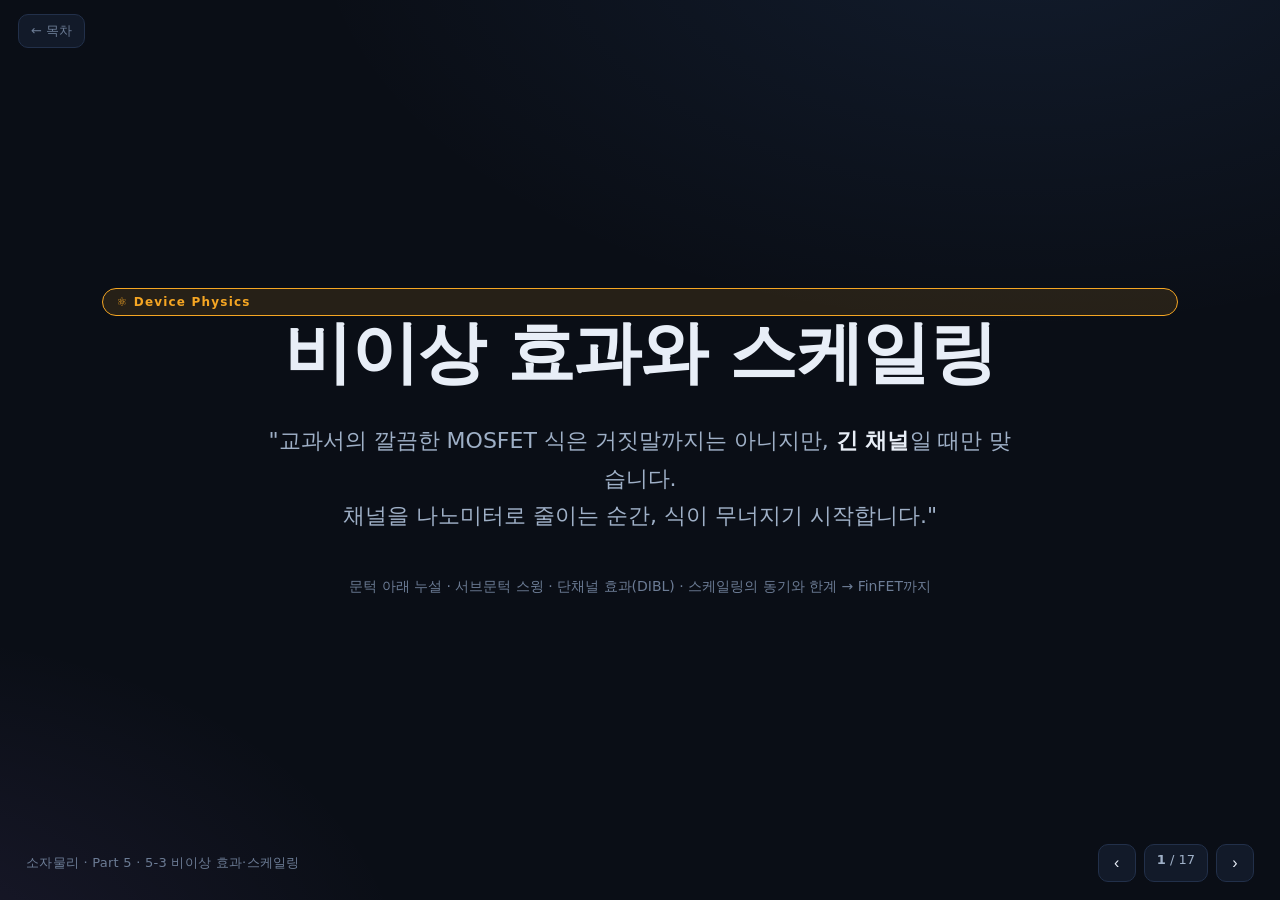
<file: chapters/dp5-3.html>
<!doctype html>
<html lang="ko">
<head>
<meta charset="utf-8">
<meta name="viewport" content="width=device-width,initial-scale=1">
<title>소자물리 5-3 · 비이상 효과·스케일링</title>
<link rel="stylesheet" href="../assets/style.css">
<link rel="stylesheet" href="../assets/physics.css">
</head>
<body data-title="소자물리 · Part 5 · 5-3 비이상 효과·스케일링">
<div class="deck">

  <!-- 1. 제목 -->
  <section class="slide title-slide">
    <div class="phys-badge">⚛️ Device Physics</div>
    <h1>비이상 효과와 스케일링</h1>
    <p class="hook">"교과서의 깔끔한 MOSFET 식은 거짓말까지는 아니지만, <strong>긴 채널</strong>일 때만 맞습니다.<br>채널을 나노미터로 줄이는 순간, 식이 무너지기 시작합니다."</p>
    <p class="hint">문턱 아래 누설 · 서브문턱 스윙 · 단채널 효과(DIBL) · 스케일링의 동기와 한계 → FinFET까지</p>
  </section>

  <!-- 2. 무엇을 / 왜 -->
  <section class="slide">
    <div class="kicker">이 장의 질문</div>
    <h2>"좋은 트랜지스터"란 무엇인가?</h2>
    <p class="lead">MOSFET는 결국 <strong>전류를 켜고 끄는 스위치</strong>입니다. 좋은 스위치의 조건은 직관적으로 딱 둘입니다.</p>
    <ul>
      <li><span class="hl">켤 때(ON)는 세게</span> — 온 전류 <code>I<sub>on</sub></code>가 클수록 좋다. 회로 곳곳의 기생 커패시터를 빨리 충전해서 빠르게 스위칭된다.</li>
      <li><span class="hl2">끌 때(OFF)는 확실히</span> — 오프 전류 <code>I<sub>off</sub></code>가 작을수록 좋다. 꺼져 있는데도 새는 전류는 그냥 전력 낭비다.</li>
    </ul>
    <div class="keyq">📌 좋은 MOSFET = <strong>I<sub>on</sub> 크고</strong> + <strong>I<sub>off</sub> 작다</strong>. 이 장에서 다루는 모든 "비이상 효과"는 이 둘 중 하나(주로 I<sub>off</sub>)를 망가뜨리는 현상들이다.</p></div>
  </section>

  <!-- 3. 먼저 감 잡기 -->
  <section class="slide">
    <div class="kicker">먼저 감 잡기</div>
    <h2>왜 ON 전류가 크면 "빠른" 걸까?</h2>
    <p>게이트에 전압을 딱 걸어도 드레인 전류는 즉시 안 나옵니다. 게이트-소스, 게이트-드레인, 채널-바디 사이에 깔린 <strong>기생 커패시턴스</strong>들을 먼저 충전해야 하거든요. 충전이 끝나야 비로소 동작합니다.</p>
    <div class="eq">t<span class="sub">delay</span> ≈ R · C  ∝  C / <span class="var">I</span><span class="sub">on</span></div>
    <div class="eqcap">전류는 "초당 옮기는 전하량". 전류가 크면 같은 전하를 더 빨리 채워 → 지연이 짧아진다.</div>
    <div class="analogy">💡 비유: 욕조에 물을 채운다고 생각하세요. 커패시터는 채워야 할 욕조, 온 전류는 수도꼭지의 물줄기 세기입니다. 욕조 크기가 같다면 물줄기가 셀수록 더 빨리 차죠. 컴퓨터 칩이 초당 수십억 번 동작하는 건, 트랜지스터 하나하나가 이 작은 욕조(기생 커패시터)를 채우고 비우는 일을 그만큼 빠르게 반복하기 때문입니다.</div>
    <div class="physnote">⚛️ 물리 직관: 그래서 "성능 = 속도"의 가장 근본적 레버는 <strong>온 전류 키우기</strong>입니다. 배선/구조 튜닝보다 더 본질적이에요.</div>
  </section>

  <!-- 4. 로그 스케일 I-V와 오프 전류 -->
  <section class="slide">
    <div class="kicker">핵심 개념 ①</div>
    <h2>로그 스케일로 봐야 보이는 누설</h2>
    <p>드레인 전류를 게이트 전압에 대해 <span class="hl">선형(linear)</span> 스케일로 그리면, <code>V<sub>GS</sub> &lt; V<sub>T</sub></code> 구간은 그냥 "0"처럼 깔려서 안 보입니다. 그래서 보통 <span class="hl2">로그 스케일</span>로 그립니다. 그러면 숨어 있던 작은 전류가 드러나죠.</p>
    <div class="diagram"><svg viewBox="0 0 600 270" width="600">
      <!-- axes -->
      <line x1="70" y1="30" x2="70" y2="220" stroke="#22304a" stroke-width="1.5"/>
      <line x1="70" y1="220" x2="560" y2="220" stroke="#22304a" stroke-width="1.5"/>
      <text x="20" y="40" fill="#9fb0c7" font-size="12">log I_D</text>
      <text x="500" y="245" fill="#9fb0c7" font-size="12">V_GS →</text>
      <!-- V_T marker -->
      <line x1="300" y1="40" x2="300" y2="220" stroke="#6c7c95" stroke-width="1" stroke-dasharray="4 4"/>
      <text x="285" y="238" fill="#6c7c95" font-size="12">V_T</text>
      <!-- log-scale curve: flat-ish low at left (subthreshold straight line), bends up after V_T -->
      <path d="M90,190 L300,90 Q360,60 420,55 L540,52" fill="none" stroke="#f5a623" stroke-width="2.5"/>
      <text x="120" y="178" fill="#f5a623" font-size="12">서브문턱(직선 구간)</text>
      <!-- I_off marker at VGS=0 -->
      <circle cx="90" cy="190" r="4" fill="#5ee6a0"/>
      <text x="96" y="208" fill="#5ee6a0" font-size="12">I_off (V_GS=0)</text>
      <!-- I_on marker -->
      <circle cx="540" cy="52" r="4" fill="#5b9cff"/>
      <text x="470" y="44" fill="#5b9cff" font-size="12">I_on</text>
    </svg></div>
    <p class="dim">게이트를 0V로 내려 "꺼도" 전류가 완전히 0이 아니라 <strong>바닥에 일정량</strong> 남아 있습니다. 이것이 오프 전류이자 <strong>누설(leakage)</strong>입니다.</p>
  </section>

  <!-- 5. 오프 상태 밴드다이어그램 -->
  <section class="slide">
    <div class="kicker">핵심 개념 ① — 왜 새는가</div>
    <h2>꺼진 채널의 에너지 장벽</h2>
    <p>OFF 상태에서 채널은 p형이라, 소스(n⁺) → 채널(p) → 드레인(n⁺)으로 보면 전자 입장에선 가운데에 <strong>에너지 언덕(장벽)</strong>이 솟아 있습니다. 전자는 이 언덕을 쉽게 못 넘습니다.</p>
    <div class="band"><svg viewBox="0 0 600 230" width="600">
      <text x="20" y="20" fill="#9fb0c7" font-size="12">E (전자 에너지) ↑</text>
      <!-- conduction band: low at source, hump in channel, low at drain -->
      <path d="M40,150 L180,150 Q300,150 300,70 Q300,150 420,150 L560,150" fill="none" stroke="#5b9cff" stroke-width="2.5"/>
      <text x="50" y="142" fill="#5b9cff" font-size="12">E_c</text>
      <!-- a couple of electrons climbing -->
      <circle cx="170" cy="150" r="4" fill="#5ee6a0"/>
      <circle cx="300" cy="78" r="4" fill="#5ee6a0"/>
      <text x="312" y="74" fill="#5ee6a0" font-size="11">소수의 전자가 넘어감 → 누설</text>
      <!-- labels -->
      <text x="95" y="195" fill="#6c7c95" font-size="12">소스 n⁺</text>
      <text x="270" y="195" fill="#6c7c95" font-size="12">채널 p (장벽)</text>
      <text x="455" y="195" fill="#6c7c95" font-size="12">드레인 n⁺</text>
    </svg></div>
    <div class="physnote">⚛️ 물리 직관: 장벽이 높아도 <strong>온도(열에너지)</strong>로 들떠서 꼭대기를 넘는 전자가 항상 조금은 있습니다. 수는 적지만 0은 아니라서, 그 전자들이 오프 전류를 만듭니다. 이 동작 영역을 <strong>약반전(weak inversion)</strong>, 그 전류를 <strong>서브문턱 전류(subthreshold current)</strong>라 부릅니다.<br>※ 채널이 극단적으로 짧아지면(대략 5nm 이하) 소스-드레인 직접 터널링이 추가로 기여하지만, 일반적인 서브문턱 누설의 주역은 어디까지나 장벽을 '넘어가는' 열방출이다.</div>
  </section>

  <!-- 6. 서브문턱 전류는 지수함수 -->
  <section class="slide">
    <div class="kicker">핵심 개념 ① — 식의 의미</div>
    <h2>장벽을 넘는 전자 = 지수함수</h2>
    <p>"열로 장벽 꼭대기를 넘는 전자 수"는 통계물리에서 익숙한 <strong>볼츠만 꼴(지수함수)</strong>을 따릅니다. 그래서 서브문턱 전류는 게이트 전압에 <span class="hl">지수적으로</span> 반응합니다.</p>
    <div class="eq"><span class="var">I</span><span class="sub">D</span>  ∝  exp( q·<span class="var">V</span><span class="sub">GS</span> / (n·kT) )</div>
    <div class="eqcap">V_GS가 게이트로 장벽을 낮추면, 넘는 전자 수가 지수적으로 늘어난다. (n: 1보다 약간 큰 보정계수)</div>
    <div class="card">
      <div class="ico">🔎</div>
      <h3>지수함수 → 로그 그래프에서 직선</h3>
      <p>지수 곡선에 log를 씌우면 <strong>직선</strong>이 됩니다. 그래서 앞 슬라이드 로그 그래프의 서브문턱 구간이 곧은 직선으로 보였던 거예요. 이 <strong>직선의 기울기</strong>가 다음 슬라이드의 주인공입니다.</p>
    </div>
    <div class="note">누설은 잠근 수도꼭지에서 떨어지는 물방울 같은 겁니다. 한 방울은 미미해도 칩 안에 수십억 개의 트랜지스터가 동시에 새면 무시 못 할 상시 전력이 됩니다. 스마트폰을 안 써도 배터리가 닳는 대기 전력이 이 I<sub>off</sub>에 직결돼요.</div>
  </section>

  <!-- 7. 서브문턱 스윙 SS -->
  <section class="slide">
    <div class="kicker">핵심 개념 ② — 스위치의 "예리함"</div>
    <h2>서브문턱 스윙 (SS)</h2>
    <p class="lead">스위치가 얼마나 <strong>칼같이</strong> 켜지고 꺼지는지를 재는 숫자입니다.</p>
    <div class="keyq">📌 SS = 드레인 전류를 <strong>10배(1 decade)</strong> 바꾸는 데 필요한 게이트 전압. 단위는 <strong>mV/dec</strong>. 즉 로그 I-V 직선 기울기의 <strong>역수</strong>다.</p></div>
    <div class="eq">SS  =  d<span class="var">V</span><span class="sub">GS</span> / d( log<span class="sub">10</span> <span class="var">I</span><span class="sub">D</span> )   [ mV / dec ]</div>
    <div class="eqcap">작을수록 좋다 — 적은 전압 변화로 전류가 10배 휙 변한다 = 예리한 스위치.</div>
    <div class="analogy">💡 비유: 수도꼭지를 생각하세요. SS가 작다는 건 "조금만 돌려도 물이 10배로 콸콸/뚝 끊긴다"는 뜻. SS가 크면 "한참 돌려야 겨우 10배" — 둔한 꼭지입니다. 둔한 꼭지는 잠가도 물이 찔끔찔끔 새요(= 누설).</div>
    <div class="physnote">⚛️ 왜 기울기가 아니라 역수(SS)를 쓸까? 우리가 실제로 궁금한 건 "전류를 10배 바꾸려면 전압을 몇 mV 더 줘야 하나"이기 때문. 설계자에게는 전압이 입력, 전류가 출력이라 역수가 더 직관적입니다.</div>
  </section>

  <!-- 8. 60mV/dec 한계 -->
  <section class="slide">
    <div class="kicker">핵심 개념 ② — 깰 수 없는 벽</div>
    <h2>왜 60 mV/dec가 한계인가</h2>
    <p>서브문턱 전류가 <code>exp(qV/kT)</code> 꼴이라는 데서 한계가 나옵니다. 상온(T≈300K)에서 이 지수의 자연스러운 가파름을 10배(=ln10≈2.3) 단위로 환산하면:</p>
    <div class="eq">SS<span class="sub">min</span>  =  (kT/q) · ln(10)  ≈  60 mV/dec  &nbsp;(상온)</div>
    <div class="eqcap">"열에 들뜬 전자 분포"가 정하는 물리적 하한. 일반 MOSFET는 이보다 작아질 수 없다.</div>
    <table class="compare">
      <tr><th>SS 값</th><th>의미</th><th>I<sub>off</sub></th></tr>
      <tr><td><span class="hl">≈ 60 mV/dec</span></td><td>이상적 한계(상온)</td><td>가장 낮춤 가능</td></tr>
      <tr><td>80~100 mV/dec</td><td>현실 소자(단채널이면 더 나빠짐)</td><td>더 큼</td></tr>
    </table>
    <div class="note">이 "60 mV 벽"을 깨려고 터널 FET, 음의 커패시턴스 FET 같은 차세대 소자를 연구합니다. 기초 과정에서는 "상온 MOSFET의 SS는 60 아래로 못 간다"만 기억하면 충분합니다.</div>
  </section>

  <!-- 9. V_T 낮추기의 딜레마 -->
  <section class="slide">
    <div class="kicker">핵심 개념 ② — 트레이드오프</div>
    <h2>V<sub>T</sub>를 낮추면 누설이 따라온다</h2>
    <p>온 전류 식 <code>I<sub>on</sub> ∝ (V<sub>GS</sub> − V<sub>T</sub>)²</code>을 보면, <strong>문턱 전압 V<sub>T</sub>를 낮추면 온 전류가 커집니다.</strong> 좋아 보이죠? 그런데 로그 I-V 곡선이 통째로 <span class="hl2">왼쪽으로 평행 이동</span>합니다.</p>
    <div class="diagram"><svg viewBox="0 0 600 260" width="600">
      <line x1="70" y1="30" x2="70" y2="210" stroke="#22304a" stroke-width="1.5"/>
      <line x1="70" y1="210" x2="560" y2="210" stroke="#22304a" stroke-width="1.5"/>
      <text x="20" y="40" fill="#9fb0c7" font-size="12">log I_D</text>
      <text x="500" y="235" fill="#9fb0c7" font-size="12">V_GS →</text>
      <!-- original curve -->
      <path d="M150,185 L330,70 L540,55" fill="none" stroke="#9fb0c7" stroke-width="2"/>
      <text x="345" y="68" fill="#9fb0c7" font-size="11">원래</text>
      <!-- shifted-left curve (lower VT), same slope -->
      <path d="M90,150 L270,40 L470,30" fill="none" stroke="#f5a623" stroke-width="2.5"/>
      <text x="160" y="40" fill="#f5a623" font-size="11">V_T ↓ (왼쪽 이동)</text>
      <!-- VGS=0 vertical -->
      <line x1="90" y1="30" x2="90" y2="210" stroke="#6c7c95" stroke-width="1" stroke-dasharray="4 4"/>
      <text x="78" y="225" fill="#6c7c95" font-size="11">0V</text>
      <!-- I_off points at 0V -->
      <circle cx="90" cy="150" r="4" fill="#ff6b6b"/>
      <text x="98" y="148" fill="#ff6b6b" font-size="11">I_off ↑ (커짐!)</text>
    </svg></div>
    <p>같은 0V(OFF)에서 곡선이 위로 올라가니, <span class="hl">오프 전류가 같이 증가</span>합니다. 온 전류를 얻으려다 누설을 얻는 셈이죠. <strong>그래서 V<sub>T</sub>를 마음대로 못 낮춥니다.</strong></p>
    <div class="takeaway">🎯 진짜 해법은 따로 있다: 곡선을 옮기는 게 아니라, <strong>SS를 작게(직선을 더 가파르게)</strong> 만드는 것. 그래야 V<sub>T</sub>를 낮춰 I<sub>on</sub>을 키우면서도 I<sub>off</sub>는 낮게 유지된다.</div>
  </section>

  <!-- 10. 이상적 식의 가정 -->
  <section class="slide">
    <div class="kicker">핵심 개념 ③ — 가정이 깨진다</div>
    <h2>"긴 채널"이라는 숨은 가정</h2>
    <p>앞에서 유도한 깔끔한 I-V 식은 <strong>점진 채널 근사(gradual-channel approximation)</strong> 위에 세워져 있었습니다. 이 근사의 속뜻은 단 하나:</p>
    <div class="keyq">📌 "채널 길이 <code>L</code>이 충분히 길다" — 그래서 드레인 근처에서 일어나는 자잘한 일들(공핍 영역 길이 ΔL 등)을 통째로 무시할 수 있다.</p></div>
    <div class="eq">L = 10 μm,  ΔL ≈ 0.1 μm  →  ΔL/L = 1%  (무시 OK)</div>
    <div class="eq">L = 0.5 μm, ΔL ≈ 0.1 μm  →  ΔL/L = 20% (무시 불가!)</div>
    <div class="eqcap">같은 ΔL이라도 채널이 짧아지면 비중이 폭발적으로 커진다.</div>
    <p class="dim">채널을 나노미터로 줄이는 순간 이 무시가 더 이상 안 통합니다. 이렇게 채널이 짧아서 생기는 모든 현상을 묶어 <strong>단채널 효과(Short-Channel Effects, SCE)</strong>라고 부릅니다. 대부분 <span class="hl2">성능에 안 좋은 방향</span>으로 작용합니다.</p>
  </section>

  <!-- 11. 채널 길이 변조 -->
  <section class="slide">
    <div class="kicker">단채널 효과 ⓐ</div>
    <h2>채널 길이 변조 (Channel Length Modulation)</h2>
    <p>포화 영역에서 드레인 쪽엔 공핍 영역이 생기고, 진짜 전류가 흐르는 유효 채널은 <code>L − ΔL</code>로 줄어듭니다. 드레인 전압을 더 올리면 ΔL이 더 자라서 유효 채널이 더 짧아져요.</p>
    <div class="diagram"><svg viewBox="0 0 600 200" width="600">
      <!-- substrate bar -->
      <rect x="60" y="80" width="480" height="50" fill="#172236" stroke="#22304a"/>
      <!-- source / drain -->
      <rect x="60" y="80" width="80" height="50" fill="#1f3354" stroke="#22304a"/>
      <rect x="460" y="80" width="80" height="50" fill="#1f3354" stroke="#22304a"/>
      <text x="80" y="150" fill="#6c7c95" font-size="12">소스</text>
      <text x="478" y="150" fill="#6c7c95" font-size="12">드레인</text>
      <!-- channel region -->
      <line x1="140" y1="78" x2="430" y2="78" stroke="#5ee6a0" stroke-width="3"/>
      <text x="230" y="70" fill="#5ee6a0" font-size="12">유효 채널 L − ΔL</text>
      <!-- pinch-off / depletion near drain -->
      <line x1="430" y1="78" x2="460" y2="78" stroke="#f5a623" stroke-width="3"/>
      <text x="408" y="100" fill="#f5a623" font-size="11">ΔL (공핍)</text>
      <!-- gate -->
      <rect x="140" y="55" width="320" height="14" fill="#5b9cff" opacity="0.5"/>
      <text x="270" y="48" fill="#5b9cff" font-size="12">게이트</text>
    </svg></div>
    <p>온 전류 식의 분모에 채널 길이가 들어가니까:</p>
    <div class="eq"><span class="var">I</span><span class="sub">D,sat</span>  ∝  1 / (L − ΔL)  →  L 짧아지면 <span class="var">I</span><span class="sub">D</span> ↑</div>
    <div class="eqcap">포화에서 일정해야 할 전류가, 드레인 전압이 오를수록 슬금슬금 더 증가한다.</div>
    <div class="physnote">⚛️ 결과: 이상적으로는 포화 영역에서 I_D가 평평해야 하는데, 단채널에서는 <strong>우상향으로 기울어집니다.</strong> 깔끔한 정전류원이 아니게 되는 거죠.</div>
  </section>

  <!-- 12. DIBL / 수도꼭지 비유 -->
  <section class="slide">
    <div class="kicker">단채널 효과 ⓑ — 가장 골치 아픈 것</div>
    <h2>DIBL: 드레인이 장벽을 낮춘다</h2>
    <p>MOSFET의 꿈은 "오직 게이트만으로 채널을 켜고 끄는 것"입니다. 그런데 채널이 짧아지면 드레인 전압이 채널 한가운데까지 손을 뻗어, OFF여야 할 <span class="hl2">소스-채널 장벽을 멋대로 낮춰</span> 버립니다. 이를 <strong>DIBL(Drain-Induced Barrier Lowering)</strong>이라 합니다.</p>
    <div class="band"><svg viewBox="0 0 600 230" width="600">
      <text x="20" y="20" fill="#9fb0c7" font-size="12">E_c (전자 장벽) ↑</text>
      <!-- long channel: high barrier (dashed) -->
      <path d="M40,150 L180,150 Q300,150 300,60 Q300,150 420,150 L560,150" fill="none" stroke="#6c7c95" stroke-width="2" stroke-dasharray="6 4"/>
      <text x="305" y="56" fill="#6c7c95" font-size="11">긴 채널: 장벽 높음</text>
      <!-- short channel + high VDS: barrier lowered, tilted down toward drain -->
      <path d="M40,150 L170,150 Q290,150 300,100 Q310,150 430,170 L560,185" fill="none" stroke="#f5a623" stroke-width="2.5"/>
      <text x="320" y="112" fill="#f5a623" font-size="11">단채널+높은 V_DS: 장벽 ↓</text>
      <text x="95" y="205" fill="#6c7c95" font-size="12">소스</text>
      <text x="455" y="205" fill="#6c7c95" font-size="12">드레인</text>
    </svg></div>
    <div class="analogy">💡 비유: 게이트는 수도꼭지 밸브, 드레인은 수도관 끝. 원래는 밸브만 잠그면 물이 멈춰야 하는데, 관이 너무 짧으니 <strong>관 끝(드레인)에서 끌어당기는 힘이 밸브까지 영향</strong>을 줘서 꽉 안 잠깁니다. 결국 누설이 더 늘고, V<sub>T</sub>가 드레인 전압에 따라 들쭉날쭉해집니다.</div>
    <div class="note">관련 형제 효과 <strong>V<sub>T</sub> roll-off</strong>: 채널이 짧아질수록 문턱 전압 V<sub>T</sub> 자체가 점점 떨어지는 현상. 소스/드레인 공핍 영역이 채널 제어 지분을 갉아먹어 게이트가 켜야 할 일이 줄어든 탓입니다. 둘 다 "게이트의 통제권 상실"이라는 같은 뿌리.</div>
  </section>

  <!-- 13. 스케일링: 동기 -->
  <section class="slide">
    <div class="kicker">스케일링 ① — 왜 줄이나</div>
    <h2>게이트 길이를 줄이면 좋은 이유</h2>
    <p>스케일링(scaling)은 말 그대로 <strong>소자 크기, 특히 게이트 길이 L을 줄이는 것</strong>입니다. 1970년대 수 μm였던 게이트 길이가 지금 CPU/AP 안에선 수 nm까지 내려왔습니다. 줄이면 두 가지 큰 이득이 있어요.</p>
    <div class="card">
      <div class="ico">⚡</div>
      <h3>1) 더 빠르다</h3>
      <p><code>I<sub>on</sub> ∝ 1/L</code> (긴 채널 근사) 이므로 L을 줄이면 온 전류가 커지고 → 기생 커패시터 충전이 빨라져 → 동작 속도(클럭)가 올라간다.</p>
      <p class="eqcap">※ 실제 단채널에서는 속도포화(velocity saturation)로 I_on의 L 의존이 1/L보다 약해지지만(I_on,sat ≈ W·C_ox·(V_GS−V_T)·v_sat, L에 거의 무관), L을 줄이면 빨라지는 방향은 그대로다.</p>
    </div>
    <div class="card">
      <div class="ico">💰</div>
      <h3>2) 더 싸다</h3>
      <p>공정 비용은 <strong>웨이퍼 한 장 단위</strong>로 발생한다. 트랜지스터가 작아지면 칩이 작아지고 → 웨이퍼 한 장에서 칩을 더 많이 찍어내 → <strong>칩 하나당 단가</strong>가 내려간다.</p>
    </div>
    <div class="note">"반도체 발전사 ≈ 스케일링의 역사"입니다. 무어의 법칙(같은 면적에 트랜지스터 수가 주기적으로 2배)은 본질적으로 이 L 줄이기의 누적 효과예요. 해마다 더 빠르고 싼 컴퓨터·스마트폰을 쓸 수 있는 이유가 이것입니다.</div>
  </section>

  <!-- 14. 스케일링: 한계 -->
  <section class="slide">
    <div class="kicker">스케일링 ② — 줄이면 줄일수록</div>
    <h2>"줄이기만 하면 항상 좋을까?"</h2>
    <p>공학에 공짜는 없습니다. 게이트 길이를 줄이면 앞에서 본 <strong>단채널 효과(SCE)</strong>가 점점 심해집니다. 핵심은 <span class="hl2">드레인 전압의 영향이 상대적으로 커진다</span>는 것.</p>
    <table class="compare">
      <tr><th></th><th>긴 채널 (L = 2 μm)</th><th>짧은 채널 (L = 20 nm)</th></tr>
      <tr><td>드레인 영향</td><td>거의 무시</td><td><span class="hl2">지배적</span></td></tr>
      <tr><td>게이트 제어</td><td>온전함</td><td>약해짐 (DIBL)</td></tr>
      <tr><td>SS / I<sub>off</sub></td><td>양호</td><td>나빠짐 (누설↑)</td></tr>
      <tr><td>전력</td><td>낮음</td><td>대기 전력↑</td></tr>
    </table>
    <p class="dim">스케일링의 실제 역사는 이런 반복입니다: ① 더 작은 게이트 공정을 개발 → ② SCE가 터짐 → ③ 새 공정/구조 테크닉으로 SCE를 억제 → ④ 다시 더 작게. 이 사이클이 50년을 돌았습니다.</p>
    <div class="physnote">⚛️ 핵심 한 줄: 미세화의 한계는 "더 못 만들어서"가 아니라, <strong>게이트가 드레인에게 채널 통제권을 빼앗기기 때문</strong>이다.</div>
  </section>

  <!-- 15. 3D / FinFET 해법 -->
  <section class="slide">
    <div class="kicker">스케일링 ③ — 현대 칩의 답</div>
    <h2>통제권을 되찾는 법: 게이트를 늘려라</h2>
    <p>대략 <strong>10 nm 이하</strong>에선 평면(planar) 구조로는 아무리 튜닝해도 SCE를 못 잡습니다. 그래서 2011년 인텔을 시작으로 산업은 <strong>3D 구조(FinFET)</strong>로 넘어갔습니다. 아이디어는 단순합니다: <span class="hl">밸브(게이트)를 채널 여러 면에서 감싸자.</span></p>
    <div class="diagram"><svg viewBox="0 0 600 200" width="600">
      <!-- planar -->
      <text x="60" y="30" fill="#9fb0c7" font-size="13">평면 (게이트 1면)</text>
      <rect x="60" y="70" width="180" height="40" fill="#172236" stroke="#22304a"/>
      <rect x="60" y="56" width="180" height="14" fill="#5b9cff" opacity="0.6"/>
      <text x="100" y="135" fill="#6c7c95" font-size="11">위에서만 제어 → 약함</text>
      <!-- FinFET: fin wrapped on 3 sides -->
      <text x="370" y="30" fill="#9fb0c7" font-size="13">FinFET (게이트 3면)</text>
      <!-- fin (vertical channel) -->
      <rect x="430" y="55" width="26" height="70" fill="#1f3354" stroke="#22304a"/>
      <text x="420" y="140" fill="#5ee6a0" font-size="11">채널(핀)</text>
      <!-- gate wrapping: left, top, right -->
      <rect x="416" y="60" width="10" height="60" fill="#5b9cff" opacity="0.7"/>
      <rect x="460" y="60" width="10" height="60" fill="#5b9cff" opacity="0.7"/>
      <rect x="416" y="45" width="54" height="12" fill="#5b9cff" opacity="0.7"/>
      <text x="478" y="80" fill="#5b9cff" font-size="11">게이트가</text>
      <text x="478" y="96" fill="#5b9cff" font-size="11">감쌈 → 강함</text>
    </svg></div>
    <p>게이트가 채널을 여러 면에서 둘러싸면, 드레인의 간섭을 줄이고 <strong>오직 게이트만으로</strong> 채널을 다시 꽉 잡을 수 있습니다. 더 나아가면 채널을 사방으로 감싸는 <span class="hl3">GAA(Gate-All-Around)</span> 구조로 발전합니다. 삼성·TSMC가 준비하는 옹스트롬(sub-nm 급) 공정이 이 흐름이에요.</p>
  </section>

  <!-- 16. 이해 점검 Q&A -->
  <section class="slide">
    <div class="kicker">이해 점검</div>
    <h2>스스로 답해보기</h2>
    <div class="qa">
      <div class="q">Q1. SS(서브문턱 스윙)가 "작을수록 좋다"는 건 무슨 뜻인가요?</div>
      <div class="a">A. 적은 게이트 전압 변화로 드레인 전류를 10배 바꿀 수 있다는 뜻 = 예리한 스위치. 그러면 V<sub>T</sub>를 낮춰 온 전류를 키우면서도 오프 전류를 낮게 유지할 수 있습니다. 상온 일반 MOSFET의 한계는 약 60 mV/dec.</div>
    </div>
    <div class="qa">
      <div class="q">Q2. V<sub>T</sub>를 낮추면 온 전류가 커지는데, 왜 마냥 낮추지 않나요?</div>
      <div class="a">A. 로그 I-V 곡선이 통째로 왼쪽으로 이동해서, 같은 0V(OFF)에서 오프 전류(누설)도 같이 커지기 때문입니다. 온 전류와 누설이 한 몸으로 움직이는 트레이드오프예요.</div>
    </div>
    <div class="qa">
      <div class="q">Q3. 채널을 줄였을 때 DIBL이 문제가 되는 근본 이유는?</div>
      <div class="a">A. 채널이 짧으면 드레인 전압이 소스-채널 장벽까지 영향을 줘서 장벽을 낮춥니다. 즉 게이트가 가져야 할 채널 통제권을 드레인이 빼앗아, OFF에서도 전류가 새고 V<sub>T</sub>가 드레인 전압에 흔들립니다. (수도꼭지 비유: 관이 짧아 밸브가 안 잠김.)</div>
    </div>
  </section>

  <!-- 17. 요약 -->
  <section class="slide">
    <div class="kicker">정리</div>
    <h2>한눈에 보기</h2>
    <ul>
      <li><strong>좋은 스위치</strong> = I<sub>on</sub> 크고 + I<sub>off</sub> 작다. 비이상 효과는 주로 I<sub>off</sub>를 망친다.</li>
      <li><strong>서브문턱/약반전</strong>: V<sub>T</sub> 아래에서도 열로 장벽을 넘는 전자가 만드는 누설. 로그 그래프에서 직선으로 보인다.</li>
      <li><strong>SS</strong>: 전류 10배에 필요한 전압(mV/dec). 작을수록 예리. 상온 한계 <span class="hl">≈ 60 mV/dec</span>.</li>
      <li><strong>단채널 효과(SCE)</strong>: 채널 길이 변조, DIBL, V<sub>T</sub> roll-off — "게이트의 통제권 상실".</li>
      <li><strong>스케일링</strong>: L↓ → 빠르고(긴 채널 근사 I∝1/L) 싸다(칩/웨이퍼↑). 그러나 SCE가 한계. 답은 <strong>FinFET → GAA</strong>로 게이트 면을 늘리는 것.</li>
    </ul>
    <div class="takeaway">🎯 미세화의 본질은 "게이트가 드레인에게서 채널을 지켜내는 싸움"이다. 식이 무너지는 지점을 이해하면, 왜 현대 칩이 평면을 떠나 3D로 갔는지가 한 줄로 설명된다.</div>
    <div class="note">다음 → MOSFET을 떠나, 이 스위치들을 모아 만드는 논리 게이트와 CMOS의 세계로. "왜 CMOS는 멈춰 있을 때 전력을 거의 안 쓰는가?"가 핵심 질문입니다.</div>
  </section>

</div>
<script src="../assets/slides.js"></script>
</body>
</html>
</file>
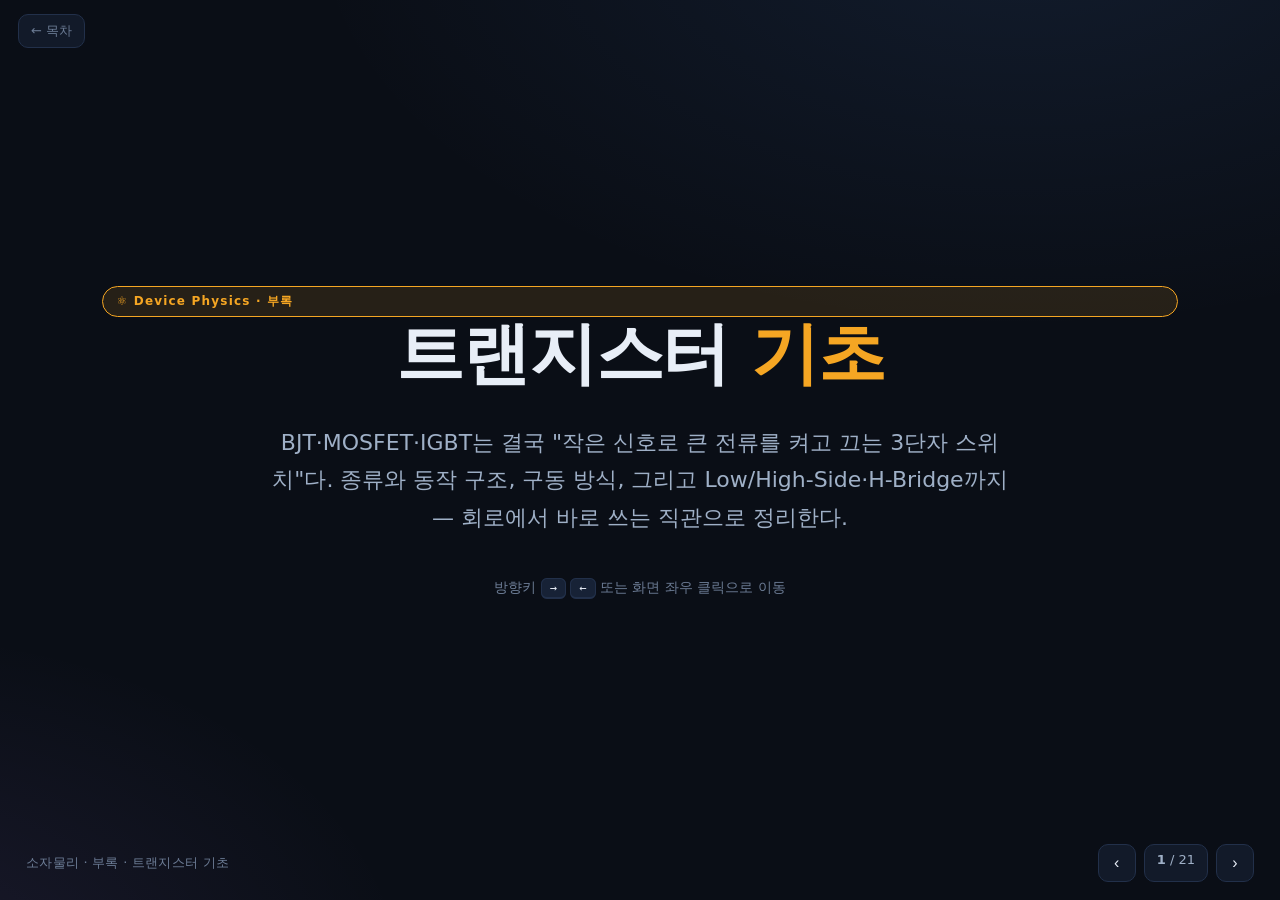
<file: chapters/transistor.html>
<!doctype html>
<html lang="ko">
<head>
<meta charset="utf-8">
<meta name="viewport" content="width=device-width,initial-scale=1">
<title>부록 · 트랜지스터 기초 — 종류·동작·구동·스위치</title>
<link rel="stylesheet" href="../assets/style.css">
<link rel="stylesheet" href="../assets/physics.css">
<link rel="stylesheet" href="../assets/print.css" media="print">
</head>
<body data-title="소자물리 · 부록 · 트랜지스터 기초">
<div class="deck">

  <!-- 1) 제목 -->
  <section class="slide title-slide">
    <div class="phys-badge">⚛️ Device Physics · 부록</div>
    <h1>트랜지스터 <span class="hl">기초</span></h1>
    <p class="hook">BJT·MOSFET·IGBT는 결국 "작은 신호로 큰 전류를 켜고 끄는 3단자 스위치"다.
      종류와 동작 구조, 구동 방식, 그리고 Low/High-Side·H-Bridge까지 — 회로에서 바로 쓰는 직관으로 정리한다.</p>
    <p class="hint">방향키 <kbd>→</kbd> <kbd>←</kbd> 또는 화면 좌우 클릭으로 이동</p>
  </section>

  <!-- 2) 지도 -->
  <section class="slide">
    <div class="kicker">이 부록의 지도</div>
    <h2>네 갈래로 본다</h2>
    <p class="lead">소자물리(0~5장)에서 "왜 동작하나"를 봤다면, 여기서는 <strong>회로에서 어떻게 쓰나</strong>를 본다.</p>
    <div class="flow mt">
      <div class="box">기본 구조</div><div class="arrow">→</div>
      <div class="box">종류(BJT·MOS·IGBT)</div><div class="arrow">→</div>
      <div class="box">구동 방식</div><div class="arrow">→</div>
      <div class="box on">Low/High-Side · H-Bridge</div>
    </div>
    <div class="note mt">소자물리 5장(MOSFET)에서 이어지는 <strong>응용·회로</strong> 관점이다. 밴드·문턱전압을 몰라도 따라올 수 있게 직관 위주로 간다.</div>
  </section>

  <!-- 3) 명칭 -->
  <section class="slide">
    <div class="kicker">이름에 답이 있다</div>
    <h2>트랜지스터 = <span class="hl">Transfer + Resistor</span></h2>
    <p>트랜지스터(transistor)는 <strong>트랜스퍼(transfer)</strong>와 <strong>레지스터(resistor)</strong>의 합성어다.
      "전송 저항" 혹은 "변신 저항" — 즉 <span class="hl">어떤 제어에 의해 값이 변하는 저항 소자</span>라는 뜻이다.</p>
    <div class="keyq">
      핵심은 <strong>가변저항</strong>이다. 작은 제어 신호(전류 또는 전압)로 <strong>채널의 저항</strong>을 바꿔,
      그 채널에 흐르는 <strong>큰 전류</strong>를 켜고(ON)·끄거나(OFF)·조절(증폭)한다.
    </div>
    <div class="analogy mt">
      수도 <strong>밸브</strong>를 떠올리면 된다. 손잡이(제어 단자)를 살짝 돌리는 힘만으로, 굵은 파이프(채널)에 흐르는
      많은 물(전류)을 통째로 막거나 흘릴 수 있다. 트랜지스터가 바로 이 "전기 밸브"다.
    </div>
  </section>

  <!-- 4) BJT 구조 -->
  <section class="slide">
    <div class="kicker">소자 ① 바이폴라 트랜지스터(BJT)</div>
    <h2>베이스 <span class="hl2">전류</span>로 채널을 여는 3단자 소자</h2>
    <div class="grid2">
      <div>
        <p>BJT는 3단자 소자다.</p>
        <ul>
          <li><strong>콜렉터(C) · 에미터(E)</strong> — 큰 전류가 흐르는 <span class="hl2">채널</span>을 이룬다.</li>
          <li><strong>베이스(B)</strong> — 채널 전류량을 <span class="hl">제어</span>하는 단자.</li>
          <li>베이스에 흘리는 <strong>작은 전류</strong>로 C–E 간 저항이 바뀌어 큰 전류가 조정된다.</li>
        </ul>
        <div class="eqcap">제어 수단이 <strong>전류</strong> — 이게 MOSFET과의 결정적 차이(뒤에서).</div>
      </div>
      <div class="band">
        <svg viewBox="0 0 320 220" width="320">
          <text x="14" y="18" fill="#9fb0c7" font-size="12">NPN BJT</text>
          <!-- base line -->
          <line x1="60" y1="110" x2="120" y2="110" stroke="#5b9cff" stroke-width="2.5"/>
          <text x="34" y="114" fill="#5b9cff" font-size="13">B</text>
          <line x1="120" y1="70" x2="120" y2="150" stroke="#e8eef7" stroke-width="3"/>
          <!-- collector -->
          <line x1="120" y1="92" x2="175" y2="60" stroke="#5ee6a0" stroke-width="2.5"/>
          <line x1="175" y1="60" x2="175" y2="30" stroke="#5ee6a0" stroke-width="2.5"/>
          <text x="185" y="34" fill="#5ee6a0" font-size="13">C</text>
          <!-- emitter with arrow (out = NPN) -->
          <line x1="120" y1="128" x2="175" y2="160" stroke="#f5a623" stroke-width="2.5"/>
          <line x1="175" y1="160" x2="175" y2="190" stroke="#f5a623" stroke-width="2.5"/>
          <path d="M163,150 L175,160 L161,162 Z" fill="#f5a623"/>
          <text x="185" y="190" fill="#f5a623" font-size="13">E</text>
          <text x="40" y="205" fill="#6c7c95" font-size="11">에미터 화살표 = 전류 방향(바깥) → NPN</text>
        </svg>
      </div>
    </div>
  </section>

  <!-- 5) BJT 3상태 -->
  <section class="slide">
    <div class="kicker">밸브로 보는 BJT</div>
    <h2>세 가지 상태: <span class="hl">컷오프 · 포화 · 액티브</span></h2>
    <table class="compare mt">
      <thead><tr><th>밸브 상태</th><th>BJT 상태</th><th>채널(C–E)</th><th>쓰임</th></tr></thead>
      <tbody>
        <tr><td>완전히 닫힘</td><td class="hl3">컷오프(Cut-off)</td><td>전류 없음 = <strong>OFF</strong></td><td rowspan="2">스위칭</td></tr>
        <tr><td>완전히 열림</td><td class="hl3">포화(Saturation)</td><td>도통 = <strong>ON</strong></td></tr>
        <tr><td>중간쯤 열고 미세 조정</td><td class="hl2">액티브(Active)</td><td>리니어하게 가변</td><td>증폭</td></tr>
      </tbody>
    </table>
    <div class="physnote mt">
      <strong>스위칭</strong>은 컷오프↔포화 두 상태만 쓰고, <strong>증폭</strong>은 액티브에서 작동시킨다.
      세 상태는 <strong>베이스 전류</strong>와 C–E <strong>바이어싱</strong>으로 결정된다.
    </div>
  </section>

  <!-- 6) MOSFET 구조 -->
  <section class="slide">
    <div class="kicker">소자 ② 모스펫(MOSFET)</div>
    <h2>게이트 <span class="hl">전압</span>으로 채널을 여는 3단자 소자</h2>
    <div class="grid2">
      <div>
        <p><strong>MOSFET</strong> = <span class="hl">M</span>etal–<span class="hl">O</span>xide–<span class="hl">S</span>emiconductor
          <span class="hl">F</span>ield <span class="hl">E</span>ffect <span class="hl">T</span>ransistor.</p>
        <ul>
          <li><strong>드레인(D) · 소스(S)</strong> — 큰 전류가 흐르는 <span class="hl2">채널</span>.</li>
          <li><strong>게이트(G)</strong> — 채널을 <span class="hl">제어</span>. 산화막으로 <strong>절연</strong>돼 있다.</li>
          <li>게이트의 <strong>전압</strong>으로 D–S 저항이 바뀌어 채널 전류가 조정된다.</li>
        </ul>
        <div class="eqcap">게이트 전압 0이면 채널 닫힘(OFF), 전압 인가 시 채널 도통(ON).</div>
      </div>
      <div class="band">
        <svg viewBox="0 0 320 220" width="320">
          <text x="14" y="18" fill="#9fb0c7" font-size="12">N-channel MOSFET</text>
          <!-- gate -->
          <line x1="50" y1="110" x2="105" y2="110" stroke="#f5a623" stroke-width="2.5"/>
          <text x="30" y="114" fill="#f5a623" font-size="13">G</text>
          <line x1="113" y1="70" x2="113" y2="150" stroke="#9fb0c7" stroke-width="2.5"/>
          <!-- channel bars -->
          <line x1="125" y1="66" x2="125" y2="92" stroke="#e8eef7" stroke-width="4"/>
          <line x1="125" y1="98" x2="125" y2="122" stroke="#e8eef7" stroke-width="4"/>
          <line x1="125" y1="128" x2="125" y2="154" stroke="#e8eef7" stroke-width="4"/>
          <!-- drain -->
          <line x1="125" y1="79" x2="180" y2="79" stroke="#5ee6a0" stroke-width="2.5"/>
          <line x1="180" y1="79" x2="180" y2="34" stroke="#5ee6a0" stroke-width="2.5"/>
          <text x="190" y="38" fill="#5ee6a0" font-size="13">D</text>
          <!-- source -->
          <line x1="125" y1="141" x2="180" y2="141" stroke="#5b9cff" stroke-width="2.5"/>
          <line x1="180" y1="141" x2="180" y2="186" stroke="#5b9cff" stroke-width="2.5"/>
          <text x="190" y="186" fill="#5b9cff" font-size="13">S</text>
          <!-- body arrow (N-ch: points in) -->
          <line x1="125" y1="110" x2="160" y2="110" stroke="#5b9cff" stroke-width="2"/>
          <path d="M139,104 L127,110 L139,116 Z" fill="#5b9cff"/>
          <text x="36" y="205" fill="#6c7c95" font-size="11">게이트는 산화막으로 절연 — 전류 거의 0</text>
        </svg>
      </div>
    </div>
  </section>

  <!-- 7) BJT vs MOSFET -->
  <section class="slide">
    <div class="kicker">결정적 차이</div>
    <h2><span class="hl2">전류</span> 구동 vs <span class="hl">전압</span> 구동</h2>
    <table class="compare mt">
      <thead><tr><th>항목</th><th>BJT</th><th>MOSFET</th></tr></thead>
      <tbody>
        <tr><td>제어 단자</td><td>베이스(B)</td><td>게이트(G)</td></tr>
        <tr><td>채널 단자</td><td>콜렉터·에미터(C·E)</td><td>드레인·소스(D·S)</td></tr>
        <tr><td>제어 방식</td><td class="hl2">전류 드라이브</td><td class="hl">전압 드라이브</td></tr>
        <tr><td>제어 단자 소비</td><td>베이스 전류 필요</td><td>거의 0(절연 게이트)</td></tr>
        <tr><td>대전류 스위칭</td><td>가능</td><td>더 폭넓게 적용 ✔</td></tr>
      </tbody>
    </table>
    <div class="takeaway mt">
      "BJT는 베이스 <strong>전류</strong>로, MOSFET은 게이트 <strong>전압</strong>으로 채널 저항을 조정한다." — 면접 단골 한 줄.
    </div>
  </section>

  <!-- 8) 방향성 -->
  <section class="slide">
    <div class="kicker">반도체 스위치의 속성</div>
    <h2>채널 전류는 <span class="hl">한 방향</span>으로만</h2>
    <p>두 소자 모두 "작은 제어 신호로 채널 전류를 도통/차단하는 <strong>3단자 스위치</strong>"다.
      단, 일반 기계식 스위치와 달리 반도체 스위치는 <span class="hl">한쪽 방향으로만</span> 큰 전류가 제어된다.</p>
    <div class="keyq mt">
      그래서 <strong>채널 전류 방향</strong>에 따라 종류가 갈린다:
      BJT는 <strong>NPN / PNP</strong>, MOSFET은 <strong>NMOS / PMOS</strong>.
      이때 제어 전류·전압의 <strong>극성</strong>도 함께 바뀐다.
    </div>
  </section>

  <!-- 9) NPN vs PNP -->
  <section class="slide">
    <div class="kicker">BJT 두 종류</div>
    <h2><span class="hl3">NPN</span> vs <span class="hl">PNP</span> — 에미터 화살표로 구분</h2>
    <div class="grid2">
      <div class="band">
        <svg viewBox="0 0 300 200" width="300">
          <text x="120" y="18" fill="#5ee6a0" font-size="13" font-weight="700">NPN</text>
          <line x1="40" y1="100" x2="100" y2="100" stroke="#5b9cff" stroke-width="2.5"/>
          <line x1="100" y1="65" x2="100" y2="135" stroke="#e8eef7" stroke-width="3"/>
          <line x1="100" y1="85" x2="150" y2="55" stroke="#9fb0c7" stroke-width="2.5"/><text x="156" y="50" fill="#5ee6a0" font-size="12">C</text>
          <line x1="100" y1="115" x2="150" y2="145" stroke="#9fb0c7" stroke-width="2.5"/>
          <path d="M138,135 L150,145 L136,147 Z" fill="#f5a623"/><text x="156" y="150" fill="#f5a623" font-size="12">E</text>
          <text x="14" y="104" fill="#5b9cff" font-size="12">B</text>
          <text x="20" y="185" fill="#6c7c95" font-size="11">화살표 바깥 → 베이스로 전류 IN, C→E</text>
        </svg>
      </div>
      <div class="band">
        <svg viewBox="0 0 300 200" width="300">
          <text x="120" y="18" fill="#f5a623" font-size="13" font-weight="700">PNP</text>
          <line x1="40" y1="100" x2="100" y2="100" stroke="#5b9cff" stroke-width="2.5"/>
          <line x1="100" y1="65" x2="100" y2="135" stroke="#e8eef7" stroke-width="3"/>
          <line x1="100" y1="85" x2="150" y2="55" stroke="#9fb0c7" stroke-width="2.5"/><text x="156" y="50" fill="#5ee6a0" font-size="12">C</text>
          <line x1="100" y1="115" x2="150" y2="145" stroke="#9fb0c7" stroke-width="2.5"/>
          <path d="M112,123 L100,115 L114,111 Z" fill="#f5a623"/><text x="156" y="150" fill="#f5a623" font-size="12">E</text>
          <text x="14" y="104" fill="#5b9cff" font-size="12">B</text>
          <text x="20" y="185" fill="#6c7c95" font-size="11">화살표 안쪽 → 베이스에서 전류 OUT, E→C</text>
        </svg>
      </div>
    </div>
    <div class="physnote mt">에미터 화살표 = (다이오드처럼) <strong>전류 방향</strong>. 화살표만 보면 제어 전류·채널 전류 방향을 직관적으로 읽을 수 있다.</div>
  </section>

  <!-- 10) NPN/PNP 켜기 -->
  <section class="slide">
    <div class="kicker">켜는 법</div>
    <h2>NPN은 <span class="hl3">HIGH</span>, PNP는 <span class="hl">LOW</span>로 켠다</h2>
    <table class="compare mt">
      <thead><tr><th>타입</th><th>제어 전류</th><th>채널 전류</th><th>ON 시키려면</th></tr></thead>
      <tbody>
        <tr><td class="hl3">NPN</td><td>베이스로 <strong>들어감</strong></td><td>C → E</td><td>베이스에 <strong>HIGH</strong></td></tr>
        <tr><td class="hl">PNP</td><td>베이스에서 <strong>빠져나옴</strong></td><td>E → C</td><td>베이스에 <strong>LOW</strong></td></tr>
      </tbody>
    </table>
    <div class="note mt">제어 전류의 방향은 결국 <strong>전압</strong>이 결정한다. 그래서 "NPN=하이로 ON, PNP=로우로 ON"으로 외우면 회로가 빨리 읽힌다.</div>
  </section>

  <!-- 11) NMOS vs PMOS -->
  <section class="slide">
    <div class="kicker">MOSFET 두 종류</div>
    <h2><span class="hl3">NMOS</span> vs <span class="hl">PMOS</span></h2>
    <table class="compare mt">
      <thead><tr><th>타입</th><th>켜지는 조건</th><th>채널 전류</th><th>BJT 대응</th></tr></thead>
      <tbody>
        <tr><td class="hl3">NMOS</td><td>V<span class="sub">GS</span> &gt; 0 (게이트 HIGH)</td><td>D → S</td><td>≈ NPN</td></tr>
        <tr><td class="hl">PMOS</td><td>V<span class="sub">GS</span> &lt; 0 (게이트 LOW)</td><td>S → D</td><td>≈ PNP</td></tr>
      </tbody>
    </table>
    <div class="keyq mt">
      <strong>NMOS ≈ NPN, PMOS ≈ PNP</strong> — 채널 전기 특성은 같다고 보고, <strong>제어 수단만 전류→전압</strong>으로 바뀌었다고 생각하면 된다.
      ON/OFF 기준 전압은 스펙의 <strong>문턱전압 V<span class="sub">th</span></strong>.
    </div>
  </section>

  <!-- 12) 매칭 -->
  <section class="slide">
    <div class="kicker">한 장으로 외우기</div>
    <h2>단자 <span class="hl">매칭</span>으로 통째 이해</h2>
    <div class="flow mt">
      <div class="box">D ↔ C</div><div class="arrow">·</div>
      <div class="box">S ↔ E</div><div class="arrow">·</div>
      <div class="box">G ↔ B</div>
    </div>
    <p class="mt">드레인↔콜렉터, 소스↔에미터, 게이트↔베이스가 각각 대응된다.
      그래서 <strong>MOSFET을 BJT에 얹어</strong> 이해하면 직관이 빨라진다 — "제어가 전압이라는 점"만 갈아끼우면 된다.</p>
    <div class="takeaway mt">NMOS는 NPN처럼, PMOS는 PNP처럼 — 단 게이트는 <strong>전압</strong>으로 민다.</div>
  </section>

  <!-- 13) IGBT -->
  <section class="slide">
    <div class="kicker">소자 ③ IGBT</div>
    <h2>MOSFET과 BJT의 <span class="hl">장점 결합</span></h2>
    <p><strong>IGBT</strong> = <span class="hl">I</span>nsulated <span class="hl">G</span>ate <span class="hl">B</span>ipolar <span class="hl">T</span>ransistor,
      "절연 게이트 바이폴라 트랜지스터".</p>
    <div class="grid2 mt">
      <div class="card">
        <h3><span class="ico">⚙️</span> 구조</h3>
        <p>MOSFET의 <strong>전압 제어 게이트</strong> + BJT의 <strong>채널 구조</strong>를 혼합.
          게이트는 모스처럼 전압으로 몰고, 채널은 바이폴라처럼 큰 전류를 흘린다.</p>
      </div>
      <div class="card">
        <h3><span class="ico">⚡</span> 쓰임</h3>
        <p>주로 <strong>대전력 인버터</strong> 같은 <span class="hl">고압·고전류 스위칭</span> 소자.
          전기차·산업용 모터 구동 등.</p>
      </div>
    </div>
    <div class="note mt">"전압으로 편하게 몰면서(MOS), 큰 전류를 견딘다(BJT)" — 두 마리 토끼.</div>
  </section>

  <!-- 14) 분류 -->
  <section class="slide">
    <div class="kicker">정리</div>
    <h2>트랜지스터 <span class="hl">분류 지도</span></h2>
    <div class="grid2">
      <div class="card">
        <h3><span class="ico">🔀</span> 구조/동작</h3>
        <ul>
          <li><strong>BJT</strong> — NPN / PNP (증폭도 가능하나, 요즘은 전용 IC·OP앰프로 대체 → 주로 스위칭)</li>
          <li><strong>MOSFET</strong> — NMOS / PMOS</li>
          <li><strong>IGBT</strong> — MOS+BJT 혼합, 대전력</li>
        </ul>
      </div>
      <div class="card">
        <h3><span class="ico">📦</span> 그 외 기준</h3>
        <ul>
          <li>허용 전력: <strong>소신호(&lt;1W)</strong> / <strong>파워(≥1W)</strong></li>
          <li>실장: <strong>리드(through-hole)</strong> / <strong>SMT</strong></li>
        </ul>
      </div>
    </div>
    <p class="note mt">세 소자 모두 공통점: <strong>제어 단자 신호로 채널 저항을 바꿔 ON/OFF</strong> 하는 스위칭 소자.</p>
  </section>

  <!-- 15) 구동회로: 부하 위치 -->
  <section class="slide">
    <div class="kicker">구동회로 ① 부하 위치 규칙</div>
    <h2>부하는 반드시 <span class="hl">컬렉터 / 드레인</span> 단에</h2>
    <p>NPN·PNP·NMOS·PMOS 어느 것이든, <strong>구동할 부하</strong>는 컬렉터(C) 또는 드레인(D) 단에 연결한다.</p>
    <div class="warnbox mt">
      <strong>왜?</strong> 제어 신호는 <strong>B–E(또는 G–S) 간 전압 조건</strong>으로 결정된다.
      만약 부하를 <strong>에미터/소스</strong> 쪽에 달면, 그 전압이 부하 때문에 흔들려
      <strong>적절한 제어가 불가</strong>해진다. 그래서 제어와 <strong>독립된 단자</strong>인 C/D에 부하를 둔다.
    </div>
    <div class="eqcap mt">달리 말해: 이미터/소스를 기준(접지 또는 전원)에 고정해 두어야 제어 전압이 안정적으로 걸린다.</div>
  </section>

  <!-- 16) 구동회로: PNP/PMOS 전압레벨 주의 -->
  <section class="slide">
    <div class="kicker">구동회로 ② 흔한 함정</div>
    <h2>PNP·PMOS는 제어 전압 레벨 = <span class="hl">V<span class="sub">CC</span></span></h2>
    <p>하이사이드에 쓰는 <strong>PNP/PMOS</strong>는 제어 전압 레벨이 전원 전압 V<span class="sub">CC</span>와 <strong>같아야</strong> 한다.</p>
    <table class="compare mt">
      <thead><tr><th>상황</th><th>결과</th></tr></thead>
      <tbody>
        <tr><td>V<span class="sub">CC</span>=5V, 제어=5V 로직</td><td class="hl3">정상 제어 ✔</td></tr>
        <tr><td>V<span class="sub">CC</span>=12V, 제어=5V 로직</td><td class="hl">로우/하이 무관 항상 ON ✘ → 레벨시프트 등 추가회로 필요</td></tr>
      </tbody>
    </table>
    <div class="physnote mt">
      <strong>NPN/NMOS</strong>(로우사이드)는 이런 제약이 없다. 단 NPN은 <strong>베이스 전류량 튜닝</strong>,
      NMOS는 <strong>V<span class="sub">GS</span> &gt; V<span class="sub">th</span></strong>가 되도록 게이트 전압만 충분히 주면 된다.
    </div>
  </section>

  <!-- 17) Low/High-Side 정의 -->
  <section class="slide">
    <div class="kicker">스위치 배치</div>
    <h2><span class="hl3">Low-Side</span> vs <span class="hl">High-Side</span></h2>
    <div class="grid2">
      <div class="band">
        <svg viewBox="0 0 280 200" width="280">
          <text x="80" y="16" fill="#5ee6a0" font-size="13" font-weight="700">Low-Side</text>
          <line x1="140" y1="28" x2="140" y2="50" stroke="#ff7a85" stroke-width="2.5"/><text x="148" y="34" fill="#ff7a85" font-size="11">V+</text>
          <rect x="115" y="50" width="50" height="40" rx="6" fill="none" stroke="#9fb0c7" stroke-width="2"/><text x="124" y="75" fill="#9fb0c7" font-size="12">LOAD</text>
          <line x1="140" y1="90" x2="140" y2="115" stroke="#9fb0c7" stroke-width="2.5"/>
          <rect x="118" y="115" width="44" height="34" rx="6" fill="none" stroke="#5ee6a0" stroke-width="2.5"/><text x="126" y="137" fill="#5ee6a0" font-size="11">SW</text>
          <line x1="140" y1="149" x2="140" y2="172" stroke="#9fb0c7" stroke-width="2.5"/>
          <line x1="122" y1="172" x2="158" y2="172" stroke="#9fb0c7" stroke-width="2.5"/><text x="146" y="188" fill="#6c7c95" font-size="11">GND</text>
        </svg>
        <div class="eqcap">부하 <strong>아래(접지측)</strong>에 스위치 → NPN/NMOS, 액티브 HIGH</div>
      </div>
      <div class="band">
        <svg viewBox="0 0 280 200" width="280">
          <text x="80" y="16" fill="#f5a623" font-size="13" font-weight="700">High-Side</text>
          <line x1="140" y1="28" x2="140" y2="50" stroke="#ff7a85" stroke-width="2.5"/><text x="148" y="34" fill="#ff7a85" font-size="11">V+</text>
          <rect x="118" y="50" width="44" height="34" rx="6" fill="none" stroke="#f5a623" stroke-width="2.5"/><text x="126" y="72" fill="#f5a623" font-size="11">SW</text>
          <line x1="140" y1="84" x2="140" y2="109" stroke="#9fb0c7" stroke-width="2.5"/>
          <rect x="115" y="109" width="50" height="40" rx="6" fill="none" stroke="#9fb0c7" stroke-width="2"/><text x="124" y="134" fill="#9fb0c7" font-size="12">LOAD</text>
          <line x1="140" y1="149" x2="140" y2="172" stroke="#9fb0c7" stroke-width="2.5"/>
          <line x1="122" y1="172" x2="158" y2="172" stroke="#9fb0c7" stroke-width="2.5"/><text x="146" y="188" fill="#6c7c95" font-size="11">GND</text>
        </svg>
        <div class="eqcap">부하 <strong>위(전원측)</strong>에 스위치 → PNP/PMOS, 액티브 LOW</div>
      </div>
    </div>
  </section>

  <!-- 18) Low/High-Side 선택 -->
  <section class="slide">
    <div class="kicker">언제 무엇을</div>
    <h2>선택 기준</h2>
    <table class="compare mt">
      <thead><tr><th>구분</th><th>Low-Side</th><th>High-Side</th></tr></thead>
      <tbody>
        <tr><td>스위치 위치</td><td>부하–접지 사이</td><td>전원–부하 사이</td></tr>
        <tr><td>제어 기준</td><td>접지(GND) 기준</td><td>전원(V<span class="sub">CC</span>) 기준</td></tr>
        <tr><td>소자</td><td class="hl3">NPN / NMOS</td><td class="hl">PNP / PMOS</td></tr>
        <tr><td>구동 논리</td><td>액티브 HIGH</td><td>액티브 LOW</td></tr>
        <tr><td>적합한 경우</td><td>전원전압이 <strong>여러 가지</strong>인 부하</td><td><strong>동일 전원</strong>의 부하 여러 개</td></tr>
      </tbody>
    </table>
    <div class="note mt">로우사이드가 일반적으로 더 많이 쓰인다(접지 기준이라 제어가 단순). 하이사이드는 위 함정(전압 레벨)을 주의.</div>
  </section>

  <!-- 19) H-Bridge -->
  <section class="slide">
    <div class="kicker">응용</div>
    <h2><span class="hl">H-Bridge</span> — 양방향 전류</h2>
    <div class="grid2">
      <div class="band">
        <svg viewBox="0 0 300 220" width="300">
          <line x1="40" y1="20" x2="260" y2="20" stroke="#ff7a85" stroke-width="2"/><text x="262" y="24" fill="#ff7a85" font-size="11">V+</text>
          <line x1="40" y1="200" x2="260" y2="200" stroke="#9fb0c7" stroke-width="2"/><text x="258" y="214" fill="#6c7c95" font-size="11">GND</text>
          <!-- high side switches -->
          <rect x="50" y="40" width="40" height="30" rx="5" fill="none" stroke="#f5a623" stroke-width="2"/><text x="58" y="60" fill="#f5a623" font-size="11">HS-L</text>
          <rect x="210" y="40" width="40" height="30" rx="5" fill="none" stroke="#f5a623" stroke-width="2"/><text x="218" y="60" fill="#f5a623" font-size="11">HS-R</text>
          <line x1="70" y1="20" x2="70" y2="40" stroke="#9fb0c7" stroke-width="2"/>
          <line x1="230" y1="20" x2="230" y2="40" stroke="#9fb0c7" stroke-width="2"/>
          <!-- low side switches -->
          <rect x="50" y="150" width="40" height="30" rx="5" fill="none" stroke="#5ee6a0" stroke-width="2"/><text x="58" y="170" fill="#5ee6a0" font-size="11">LS-L</text>
          <rect x="210" y="150" width="40" height="30" rx="5" fill="none" stroke="#5ee6a0" stroke-width="2"/><text x="218" y="170" fill="#5ee6a0" font-size="11">LS-R</text>
          <line x1="70" y1="180" x2="70" y2="200" stroke="#9fb0c7" stroke-width="2"/>
          <line x1="230" y1="180" x2="230" y2="200" stroke="#9fb0c7" stroke-width="2"/>
          <!-- motor -->
          <line x1="70" y1="70" x2="70" y2="110" stroke="#9fb0c7" stroke-width="2"/>
          <line x1="230" y1="70" x2="230" y2="110" stroke="#9fb0c7" stroke-width="2"/>
          <line x1="70" y1="110" x2="120" y2="110" stroke="#9fb0c7" stroke-width="2"/>
          <line x1="180" y1="110" x2="230" y2="110" stroke="#9fb0c7" stroke-width="2"/>
          <circle cx="150" cy="110" r="30" fill="none" stroke="#5b9cff" stroke-width="2.5"/><text x="140" y="115" fill="#5b9cff" font-size="14">M</text>
        </svg>
      </div>
      <div>
        <p>로우사이드 + 하이사이드 스위치를 <strong>H자</strong>로 결합. 위쪽 2개 하이사이드, 아래쪽 2개 로우사이드.</p>
        <ul>
          <li><strong>정방향:</strong> 좌상(HS-L) + 우하(LS-R) ON → 부하 좌→우</li>
          <li><strong>역방향:</strong> 우상(HS-R) + 좌하(LS-L) ON → 부하 우→좌</li>
        </ul>
        <div class="eqcap">모터·펠티어처럼 <strong>정·역방향 전류</strong>가 필요한 부하에 적합.</div>
      </div>
    </div>
  </section>

  <!-- 20) 요약 -->
  <section class="slide">
    <div class="kicker">핵심 요약</div>
    <h2>이 부록에서 챙긴 것</h2>
    <ul>
      <li><strong>트랜지스터 = 가변저항</strong>: 작은 신호로 채널 저항을 바꿔 큰 전류를 ON/OFF/증폭.</li>
      <li><strong>BJT(전류 구동)</strong> vs <strong>MOSFET(전압 구동)</strong>, <strong>IGBT</strong>=둘의 혼합(대전력).</li>
      <li><strong>화살표 직관</strong>: NPN=HIGH로 ON·C→E, PNP=LOW로 ON·E→C / NMOS≈NPN, PMOS≈PNP.</li>
      <li><strong>부하는 C/D 단</strong>에 — 제어는 B–E(G–S) 전압으로 결정되니까.</li>
      <li><strong>PNP·PMOS는 제어 레벨 = V<span class="sub">CC</span></strong> 주의(아니면 레벨시프트).</li>
      <li><strong>Low-Side(NPN/NMOS, 액티브H)</strong> · <strong>High-Side(PNP/PMOS, 액티브L)</strong> · <strong>H-Bridge</strong>(양방향).</li>
    </ul>
    <div class="takeaway mt">소자물리에서 "왜 켜지나"를 배웠다면, 여기선 "회로에서 어떻게 켜고 배치하나"를 익혔다.</div>
  </section>

  <!-- 21) Q&A -->
  <section class="slide">
    <div class="kicker">이해 점검</div>
    <h2>스스로 답해보기</h2>
    <div class="qa">
      <div class="q">BJT와 MOSFET의 가장 큰 차이 한 줄은?</div>
      <div class="a">BJT는 베이스 <strong>전류</strong>로, MOSFET은 게이트 <strong>전압</strong>으로 채널 저항을 제어한다(전류 구동 vs 전압 구동).</div>
    </div>
    <div class="qa">
      <div class="q">하이사이드에 PNP/PMOS를 쓸 때 흔한 함정은?</div>
      <div class="a">제어 전압 레벨이 V<span class="sub">CC</span>와 같아야 한다. V<span class="sub">CC</span>=12V인데 제어가 5V면 항상 ON이 되어 제어 불가 → 레벨시프트 등 추가회로 필요.</div>
    </div>
    <div class="qa">
      <div class="q">부하를 왜 에미터/소스가 아니라 컬렉터/드레인에 다는가?</div>
      <div class="a">제어가 B–E(G–S) 전압 조건으로 결정되기 때문. 이미터/소스에 부하를 달면 그 전압이 흔들려 제어가 불가해진다.</div>
    </div>
    <p class="note mt">다음 → <span class="hl">전체 목차</span>로 돌아가 소자물리 본편(0~5장)과 함께 보면 좋다.</p>
  </section>

</div>
<script src="../assets/slides.js"></script>
</body>
</html>
</file>
<file: assets/style.css>
/* =========================================================
   반도체 검증 마스터클래스 — 공용 디자인 시스템 (Dark Tech)
   모든 챕터 HTML이 이 파일을 공유합니다.
   ========================================================= */

:root{
  --bg:#0a0e16;
  --bg2:#0e131f;
  --panel:#121a29;
  --panel2:#172236;
  --line:#22304a;
  --ink:#e8eef7;
  --muted:#9fb0c7;
  --dim:#6c7c95;
  --accent:#38e1c6;      /* teal */
  --accent2:#5b9cff;     /* blue */
  --accent3:#b388ff;     /* violet */
  --warn:#ffce6b;        /* amber */
  --danger:#ff7a85;      /* red */
  --good:#5ee6a0;        /* green */
  --code-bg:#0b1220;
  --radius:16px;
  --shadow:0 18px 50px rgba(0,0,0,.45);
  --font:'Pretendard','Segoe UI',-apple-system,system-ui,'Malgun Gothic',sans-serif;
  --mono:'JetBrains Mono','Cascadia Code','D2Coding',Consolas,monospace;
}

*{box-sizing:border-box}
html,body{height:100%}
body{
  margin:0;
  font-family:var(--font);
  color:var(--ink);
  background:
    radial-gradient(1200px 700px at 80% -10%, rgba(91,156,255,.10), transparent 60%),
    radial-gradient(900px 600px at -10% 110%, rgba(179,136,255,.10), transparent 60%),
    var(--bg);
  overflow:hidden;
}

/* ---------- Deck / Slide framework ---------- */
.deck{position:fixed;inset:0;display:flex;align-items:center;justify-content:center}
.slide{
  position:absolute;inset:0;
  display:none;
  flex-direction:column;justify-content:safe center;
  padding:6vh 8vw;
  opacity:0;transform:translateY(14px);
  transition:opacity .35s ease, transform .35s ease;
  overflow-y:auto;overflow-x:hidden;-webkit-overflow-scrolling:touch;
}
.slide.active{display:flex;opacity:1;transform:none}
.deck .slide > *{max-width:1100px;width:100%;margin-left:auto;margin-right:auto}

/* progress + chrome */
.progress{position:fixed;top:0;left:0;height:3px;background:linear-gradient(90deg,var(--accent),var(--accent2));width:0;z-index:50;transition:width .3s ease}
.hud{position:fixed;bottom:18px;left:0;right:0;display:flex;align-items:center;justify-content:space-between;padding:0 26px;z-index:40;pointer-events:none;font-size:13px;color:var(--dim)}
.hud .title{pointer-events:none;letter-spacing:.02em}
.nav{display:flex;gap:8px;pointer-events:auto}
.nav button{
  background:var(--panel);border:1px solid var(--line);color:var(--ink);
  width:38px;height:38px;border-radius:10px;cursor:pointer;font-size:16px;
  transition:.15s;display:grid;place-items:center;
}
.nav button:hover{background:var(--panel2);border-color:var(--accent)}
.counter{font-variant-numeric:tabular-nums;background:var(--panel);border:1px solid var(--line);padding:7px 12px;border-radius:10px;color:var(--muted);pointer-events:auto}
.home-link{position:fixed;top:14px;left:18px;z-index:40;color:var(--dim);text-decoration:none;font-size:13px;border:1px solid var(--line);background:var(--panel);padding:7px 12px;border-radius:10px;transition:.15s}
.home-link:hover{color:var(--ink);border-color:var(--accent)}

/* ---------- Typography ---------- */
.kicker{display:inline-flex;align-items:center;gap:9px;font-size:14px;letter-spacing:.12em;text-transform:uppercase;color:var(--accent);font-weight:700;margin-bottom:18px}
.kicker::before{content:"";width:26px;height:2px;background:var(--accent);border-radius:2px}
h1{font-size:clamp(30px,5vw,56px);line-height:1.1;margin:0 0 18px;font-weight:800;letter-spacing:-.02em}
h2{font-size:clamp(24px,3.4vw,38px);line-height:1.15;margin:0 0 22px;font-weight:800;letter-spacing:-.01em}
h3{font-size:20px;margin:0 0 10px;font-weight:700;color:var(--ink)}
p{font-size:clamp(16px,1.5vw,19px);line-height:1.7;color:var(--muted);margin:0 0 14px}
.lead{font-size:clamp(19px,2vw,24px);color:var(--ink);line-height:1.6}
.dim{color:var(--dim)}
strong{color:var(--ink);font-weight:700}
.hl{color:var(--accent)}
.hl2{color:var(--accent2)}
.hl3{color:var(--accent3)}
ul,ol{margin:0 0 14px;padding-left:1.2em}
li{font-size:clamp(15px,1.5vw,18px);line-height:1.7;color:var(--muted);margin-bottom:8px}
li::marker{color:var(--accent)}

/* ---------- Layout helpers ---------- */
.grid2{display:grid;grid-template-columns:1fr 1fr;gap:20px}
.grid3{display:grid;grid-template-columns:repeat(3,1fr);gap:18px}
.row{display:flex;gap:18px;flex-wrap:wrap}
.center{text-align:center}
.mt{margin-top:22px}

/* ---------- Cards / callouts ---------- */
.card{background:var(--panel);border:1px solid var(--line);border-radius:var(--radius);padding:22px 24px}
.card h3{display:flex;align-items:center;gap:10px}
.card .ico{font-size:22px}

.analogy{border:1px solid rgba(56,225,198,.35);background:linear-gradient(180deg,rgba(56,225,198,.10),rgba(56,225,198,.03));border-radius:var(--radius);padding:20px 22px;position:relative}
.analogy::before{content:"💡 비유";position:absolute;top:-12px;left:18px;background:var(--bg2);border:1px solid rgba(56,225,198,.35);color:var(--accent);font-size:12px;font-weight:700;padding:3px 10px;border-radius:20px}

.dev-bridge{border:1px solid rgba(91,156,255,.35);background:linear-gradient(180deg,rgba(91,156,255,.10),rgba(91,156,255,.03));border-radius:var(--radius);padding:20px 22px;position:relative}
.dev-bridge::before{content:"👨‍💻 개발자라면";position:absolute;top:-12px;left:18px;background:var(--bg2);border:1px solid rgba(91,156,255,.35);color:var(--accent2);font-size:12px;font-weight:700;padding:3px 10px;border-radius:20px}

.takeaway{border:1px solid rgba(255,206,107,.4);background:linear-gradient(180deg,rgba(255,206,107,.10),rgba(255,206,107,.03));border-radius:var(--radius);padding:20px 22px;position:relative}
.takeaway::before{content:"🎯 면접 한 줄";position:absolute;top:-12px;left:18px;background:var(--bg2);border:1px solid rgba(255,206,107,.4);color:var(--warn);font-size:12px;font-weight:700;padding:3px 10px;border-radius:20px}

.warnbox{border:1px solid rgba(255,122,133,.4);background:linear-gradient(180deg,rgba(255,122,133,.10),rgba(255,122,133,.03));border-radius:var(--radius);padding:18px 20px}
.note{border-left:3px solid var(--line);padding:6px 0 6px 16px;color:var(--dim);font-size:15px}

/* interview Q&A */
.qa{background:var(--panel);border:1px solid var(--line);border-radius:14px;padding:18px 20px;margin-bottom:14px}
.qa .q{color:var(--ink);font-weight:700;font-size:17px;margin-bottom:8px}
.qa .q::before{content:"Q";display:inline-grid;place-items:center;width:24px;height:24px;background:var(--accent2);color:#04122e;border-radius:7px;font-size:13px;margin-right:9px;font-weight:800}
.qa .a{color:var(--muted);font-size:16px;line-height:1.65}
.qa .a::before{content:"A";display:inline-grid;place-items:center;width:24px;height:24px;background:var(--accent);color:#022b25;border-radius:7px;font-size:13px;margin-right:9px;font-weight:800}

/* ---------- Tags / pills ---------- */
.tag{display:inline-block;background:var(--panel2);border:1px solid var(--line);color:var(--muted);font-size:13px;padding:4px 11px;border-radius:20px;margin:0 6px 6px 0}
.pill{display:inline-block;padding:3px 10px;border-radius:6px;font-size:12px;font-weight:700;letter-spacing:.02em}
.pill.teal{background:rgba(56,225,198,.15);color:var(--accent)}
.pill.blue{background:rgba(91,156,255,.15);color:var(--accent2)}
.pill.violet{background:rgba(179,136,255,.15);color:var(--accent3)}

/* ---------- Tables / compare ---------- */
table{width:100%;border-collapse:collapse;font-size:15px;margin:6px 0 14px}
th,td{text-align:left;padding:11px 14px;border-bottom:1px solid var(--line)}
th{color:var(--accent);font-weight:700;font-size:13px;letter-spacing:.04em;text-transform:uppercase}
td{color:var(--muted)}
tr:hover td{background:rgba(255,255,255,.02)}
.compare td:first-child{color:var(--ink);font-weight:600}

/* key-value */
.kv{display:grid;grid-template-columns:auto 1fr;gap:8px 18px;font-size:16px}
.kv dt{color:var(--accent);font-weight:700}
.kv dd{margin:0;color:var(--muted)}

/* ---------- Code ---------- */
pre.code{background:var(--code-bg);border:1px solid var(--line);border-radius:12px;padding:16px 18px;overflow:auto;font-family:var(--mono);font-size:14px;line-height:1.6;color:#cfe0f5;margin:6px 0 14px}
code{font-family:var(--mono);background:var(--panel2);color:var(--accent);padding:2px 6px;border-radius:5px;font-size:.9em}
pre.code code{background:none;color:inherit;padding:0}
.cmt{color:#6c7c95}
.kw{color:var(--accent3)}
.str{color:var(--good)}
.fn{color:var(--accent2)}

/* ---------- Diagram helpers ---------- */
.diagram{background:var(--bg2);border:1px solid var(--line);border-radius:var(--radius);padding:24px;text-align:center}
.flow{display:flex;align-items:center;justify-content:center;gap:0;flex-wrap:wrap}
.flow .box{background:var(--panel2);border:1px solid var(--line);border-radius:12px;padding:14px 18px;font-weight:700;color:var(--ink);font-size:15px;min-width:90px}
.flow .arrow{color:var(--accent);font-size:24px;margin:0 10px}
.flow .box.on{border-color:var(--accent);box-shadow:0 0 0 1px var(--accent) inset}
svg{max-width:100%;height:auto}

/* ---------- Title slide ---------- */
.title-slide{text-align:center}
.title-slide .part-badge{display:inline-block;border:1px solid var(--line);background:var(--panel);color:var(--accent);font-weight:700;letter-spacing:.1em;font-size:13px;padding:7px 16px;border-radius:30px;margin-bottom:26px;text-transform:uppercase}
.title-slide h1{font-size:clamp(34px,6vw,68px)}
.title-slide .hook{font-size:clamp(17px,2vw,22px);color:var(--muted);max-width:760px;margin:14px auto 0}
.title-slide .hint{margin-top:40px;color:var(--dim);font-size:14px}
.title-slide .hint kbd{background:var(--panel2);border:1px solid var(--line);border-bottom-width:2px;border-radius:6px;padding:2px 8px;font-family:var(--mono);font-size:12px;color:var(--ink)}

/* scrollbars */
.slide::-webkit-scrollbar,pre.code::-webkit-scrollbar{width:8px;height:8px}
.slide::-webkit-scrollbar-thumb,pre.code::-webkit-scrollbar-thumb{background:var(--line);border-radius:8px}

/* responsive */
@media(max-width:760px){
  .slide{padding:5vh 6vw 92px;justify-content:flex-start}
  .grid2,.grid3{grid-template-columns:1fr}
  .flow{flex-direction:column}.flow .arrow{transform:rotate(90deg)}
  .hud{padding:0 12px;font-size:12px}
  .hud .title{max-width:44%;white-space:nowrap;overflow:hidden;text-overflow:ellipsis}
  h1{font-size:clamp(26px,7vw,40px)}
  .title-slide .hint{margin-top:24px}
}
</file>
<file: assets/physics.css>
/* =========================================================
   소자물리 기초 트랙 전용 — style.css 위에 덧입힘
   구분 테마: 앰버(amber) 프라이머리 + 수식/에너지밴드 헬퍼
   ========================================================= */
:root{
  --accent:#f5a623;     /* device-physics primary = amber */
  --accent2:#5b9cff;
  --accent3:#5ee6a0;
  --phys:#ff9d5c;
}

/* 수식 블록 */
.eq{display:block;background:var(--code-bg);border:1px solid var(--line);border-left:3px solid var(--accent);
    border-radius:10px;padding:14px 18px;margin:10px 0;font-family:var(--mono);font-size:16px;color:#e8eef7;line-height:1.7;overflow-x:auto}
.eq .sub{font-size:.72em;vertical-align:sub}
.eq .sup{font-size:.72em;vertical-align:super}
.eq .var{color:var(--accent)}
.eqcap{font-size:13px;color:var(--dim);margin:-4px 0 14px}

/* 에너지밴드 다이어그램 컨테이너 */
.band{background:var(--bg2);border:1px solid var(--line);border-radius:var(--radius);padding:20px;text-align:center}
.band svg text{font-family:var(--mono)}

/* 물리 직관 콜아웃(앰버) */
.physnote{border:1px solid rgba(245,166,35,.4);background:linear-gradient(180deg,rgba(245,166,35,.10),rgba(245,166,35,.03));
    border-radius:var(--radius);padding:18px 20px;position:relative}
.physnote::before{content:"⚛️ 물리 직관";position:absolute;top:-12px;left:18px;background:var(--bg2);
    border:1px solid rgba(245,166,35,.4);color:var(--accent);font-size:12px;font-weight:700;padding:3px 10px;border-radius:20px}

/* 핵심 정의 박스 */
.keyq{border:1px solid rgba(94,230,160,.4);background:linear-gradient(180deg,rgba(94,230,160,.10),rgba(94,230,160,.03));
    border-radius:var(--radius);padding:18px 20px;position:relative}
.keyq::before{content:"📌 핵심 정의";position:absolute;top:-12px;left:18px;background:var(--bg2);
    border:1px solid rgba(94,230,160,.4);color:var(--accent3);font-size:12px;font-weight:700;padding:3px 10px;border-radius:20px}

/* 배지 */
.phys-badge{display:inline-flex;align-items:center;gap:7px;border:1px solid var(--accent);background:rgba(245,166,35,.12);
    color:var(--accent);font-weight:800;letter-spacing:.1em;font-size:12px;padding:6px 13px;border-radius:30px}

/* 트랙 전환 코너 링크 */
.track-switch{position:fixed;top:14px;right:18px;z-index:41;display:flex;gap:8px}
.track-switch a{color:var(--dim);text-decoration:none;font-size:12.5px;border:1px solid var(--line);background:var(--panel);padding:7px 12px;border-radius:10px;transition:.15s}
.track-switch a:hover{color:var(--ink);border-color:var(--accent)}
</file>
<file: assets/print.css>
/* =========================================================
   PDF/인쇄 전용 스타일 — 라이트모드 + 슬라이드별 페이지 분할
   화면(스크린)에는 영향 없음. <link media="print">로만 적용.
   슬라이드 덱(한 번에 한 장만 보이는 구조)을 모든 슬라이드가
   각각 한 페이지로 펼쳐지도록 재배치한다.
   ========================================================= */
@media print {

  /* ---- 라이트모드 팔레트(다크 변수 덮어쓰기) ---- */
  :root{
    --bg:#ffffff;
    --bg2:#f5f7fb;
    --panel:#ffffff;
    --panel2:#eef2f8;
    --line:#d3dae6;
    --ink:#0f1726;
    --muted:#33415c;
    --dim:#5a6b85;
    --accent:#c77d10;      /* amber → 인쇄용 진한 앰버 */
    --accent2:#2563eb;     /* blue */
    --accent3:#1f9d57;     /* green(가독성 위해 진하게) */
    --warn:#b07d00;
    --danger:#d23b48;
    --good:#1f9d57;
    --code-bg:#f1f4f9;
    --shadow:none;
  }

  /* ---- 페이지: 16:9 슬라이드 크기, 여백 0 ---- */
  @page{ size:1280px 720px; margin:0; }

  html,body{
    height:auto !important;
    overflow:visible !important;
    background:#ffffff !important;
    color:var(--ink) !important;
  }
  body{ background:#ffffff !important; }

  /* ---- 덱/슬라이드 재배치: 절대배치 해제 → 페이지 흐름 ---- */
  .deck{
    position:static !important;
    inset:auto !important;
    display:block !important;
  }
  .slide{
    position:relative !important;
    inset:auto !important;
    display:flex !important;
    opacity:1 !important;
    transform:none !important;
    width:1280px;
    height:720px;
    padding:44px 70px;
    overflow:hidden !important;
    background:#ffffff !important;
    break-after:page;
    page-break-after:always;
    box-shadow:none !important;
  }
  .slide:last-child{ break-after:auto; page-break-after:auto; }
  .deck .slide > *{ max-width:1140px; }

  /* ---- 인쇄 폭이 좁아도 그리드/플로우가 무너지지 않도록 강제 ---- */
  /* (헤드리스 인쇄가 모바일 분기를 발동시켜 세로가 넘쳐 잘리는 것 방지) */
  .grid2{ grid-template-columns:1fr 1fr !important; }
  .grid3{ grid-template-columns:repeat(3,1fr) !important; }
  .flow{ flex-direction:row !important; }
  .flow .arrow{ transform:none !important; }

  /* ---- JS가 만든 크롬/네비게이션 숨김 ---- */
  .progress,.hud,.home-link,.track-switch{ display:none !important; }
  a[style*="position:fixed"]{ display:none !important; }

  /* ---- 다크 전용으로 하드코딩된 밝은 글자색 복구 ---- */
  body{ color:var(--ink) !important; }
  p,li,td,.dd,.kv dd{ color:var(--muted) !important; }
  h1,h2,h3,strong,.lead{ color:var(--ink) !important; }
  .eq{ color:#10233a !important; background:var(--code-bg) !important; }
  .eq .var{ color:var(--accent) !important; }
  pre.code{ color:#16263d !important; background:var(--code-bg) !important; }
  pre.code .str{ color:#1f7a3d !important; }
  pre.code .kw{ color:#7c3aed !important; }
  pre.code .fn{ color:#2563eb !important; }
  pre.code .cmt{ color:#6c7c95 !important; }
  code{ background:var(--panel2) !important; color:#b8600a !important; }

  /* 카드/콜아웃: 라이트 배경 위 옅은 테두리 유지 */
  .card,.qa{ background:var(--panel) !important; border-color:var(--line) !important; }
  .note{ color:var(--dim) !important; }

  /* 색 인쇄 강제(배경/그라데이션 유지) */
  *{ -webkit-print-color-adjust:exact !important; print-color-adjust:exact !important; }

  /* 다이어그램 패널: 라이트 배경 + SVG 옅은 글자 가독성 보정 */
  .band,.diagram{ background:var(--bg2) !important; border-color:var(--line) !important; }
}
</file>
